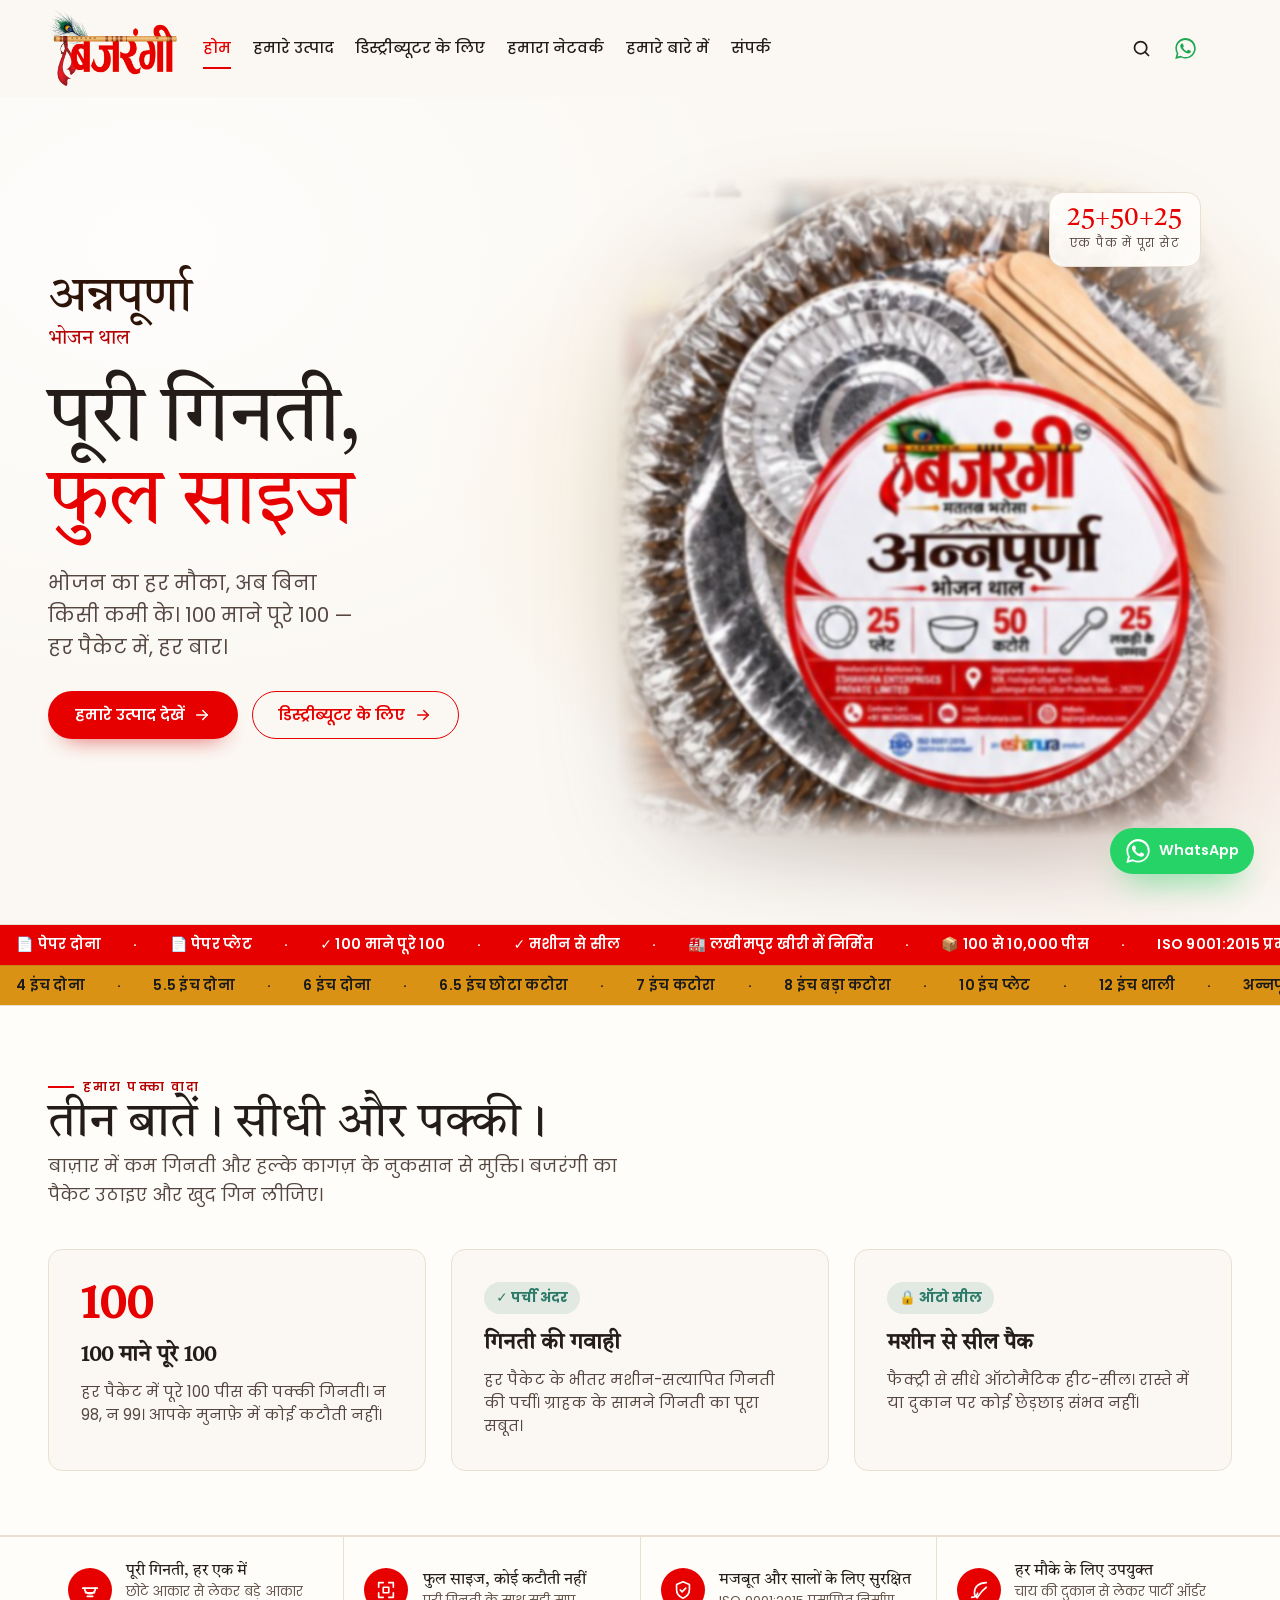
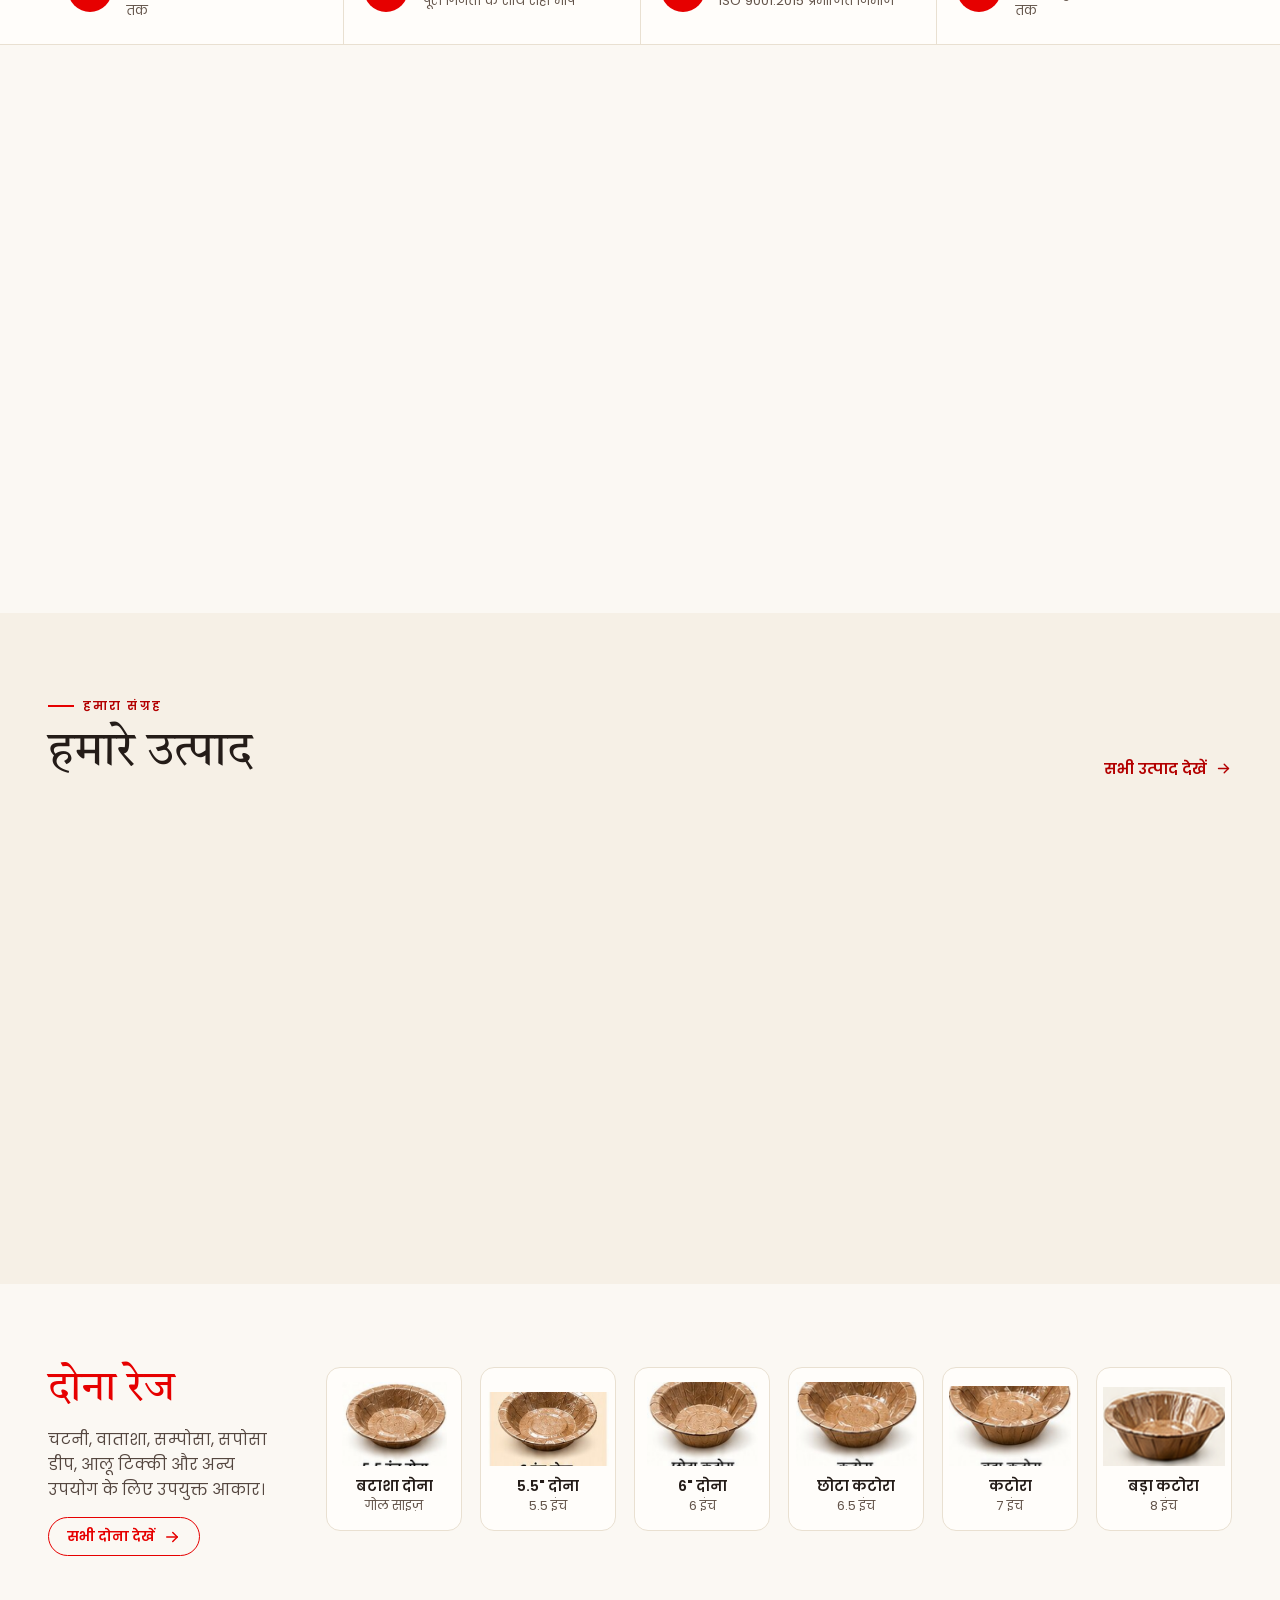
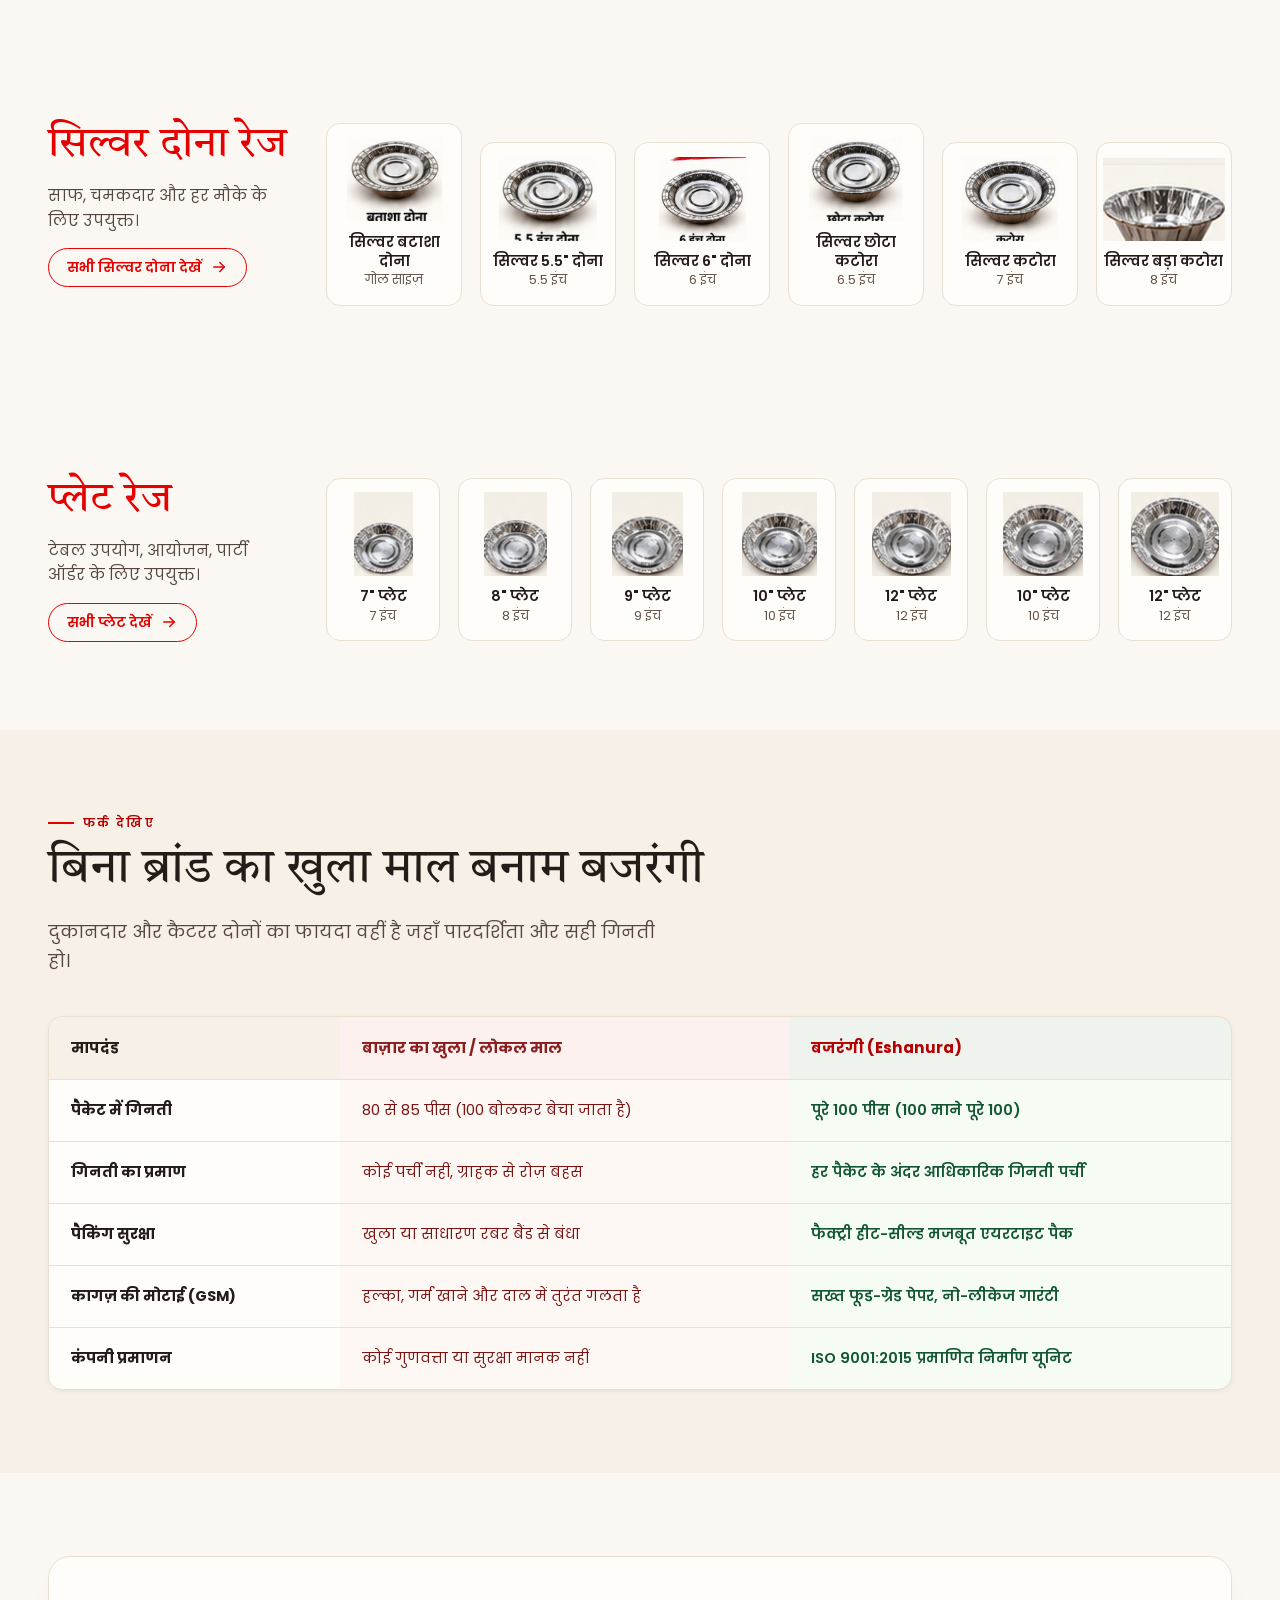
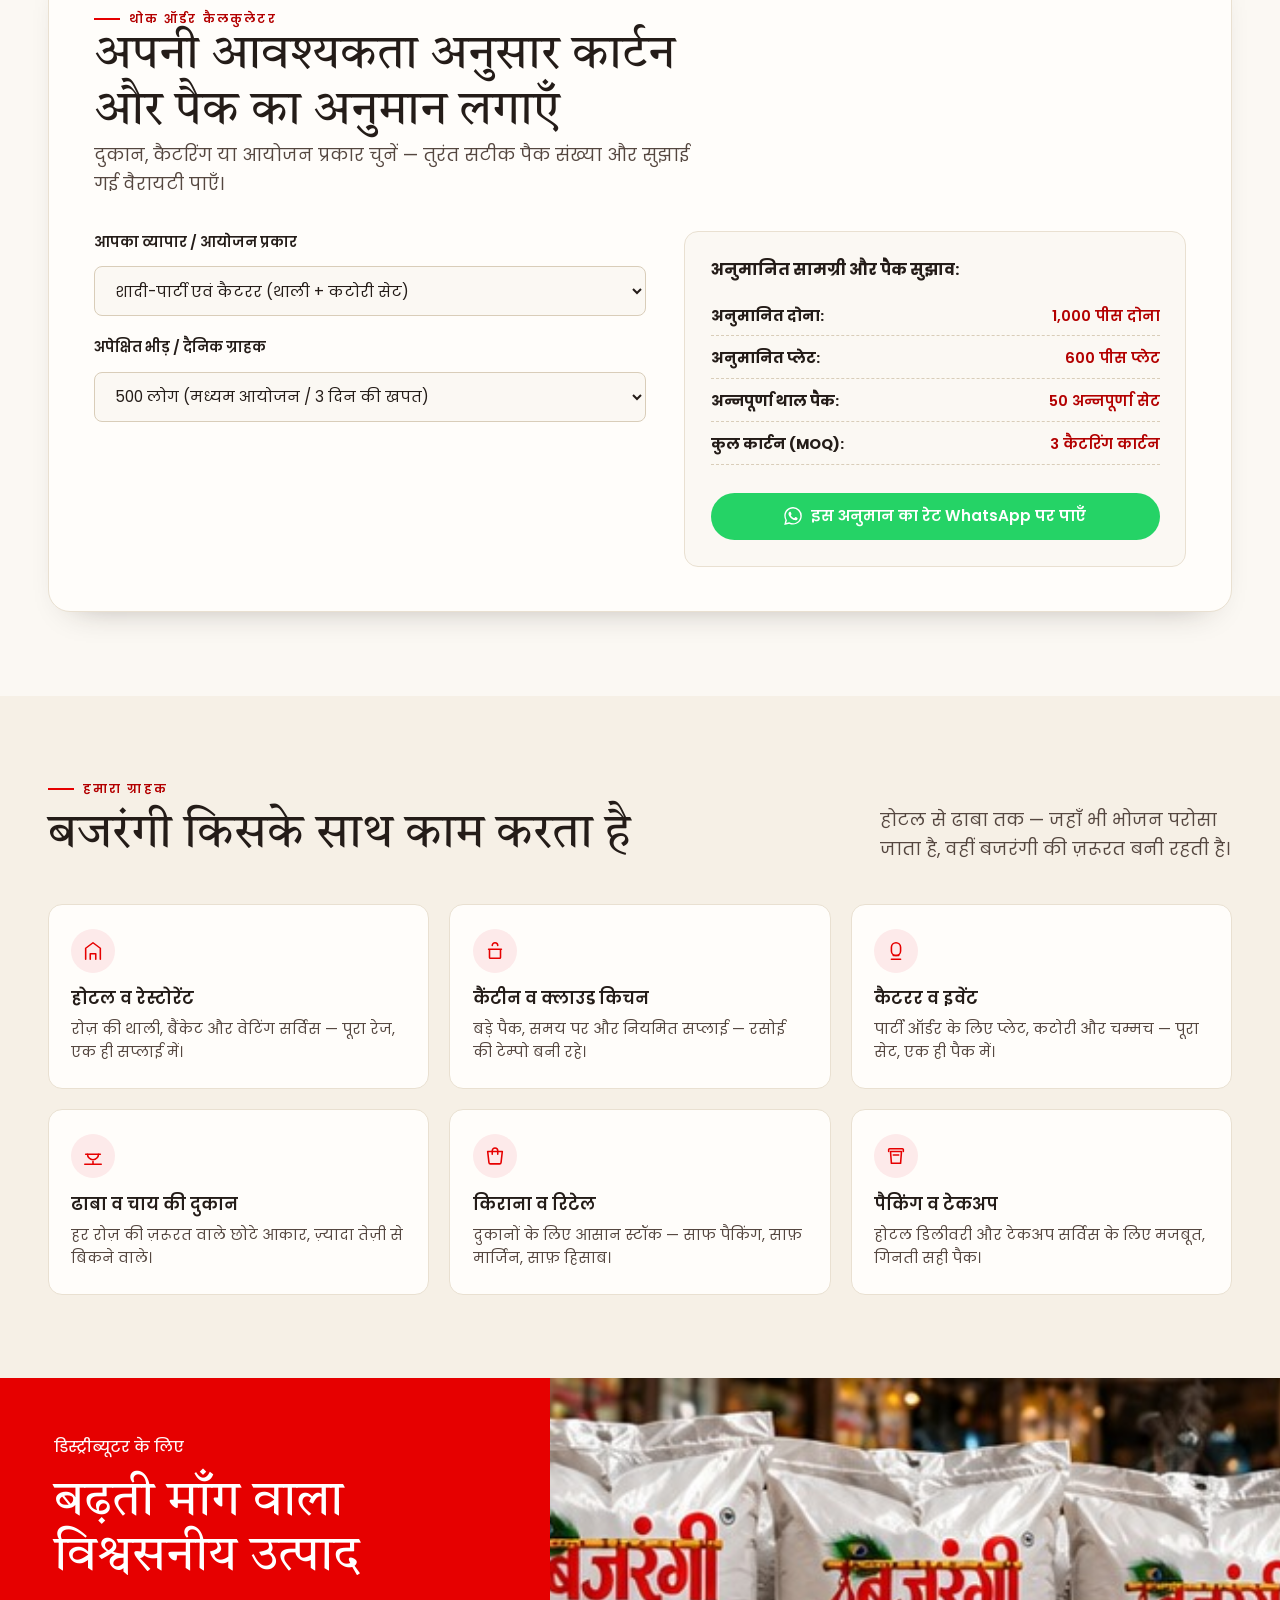
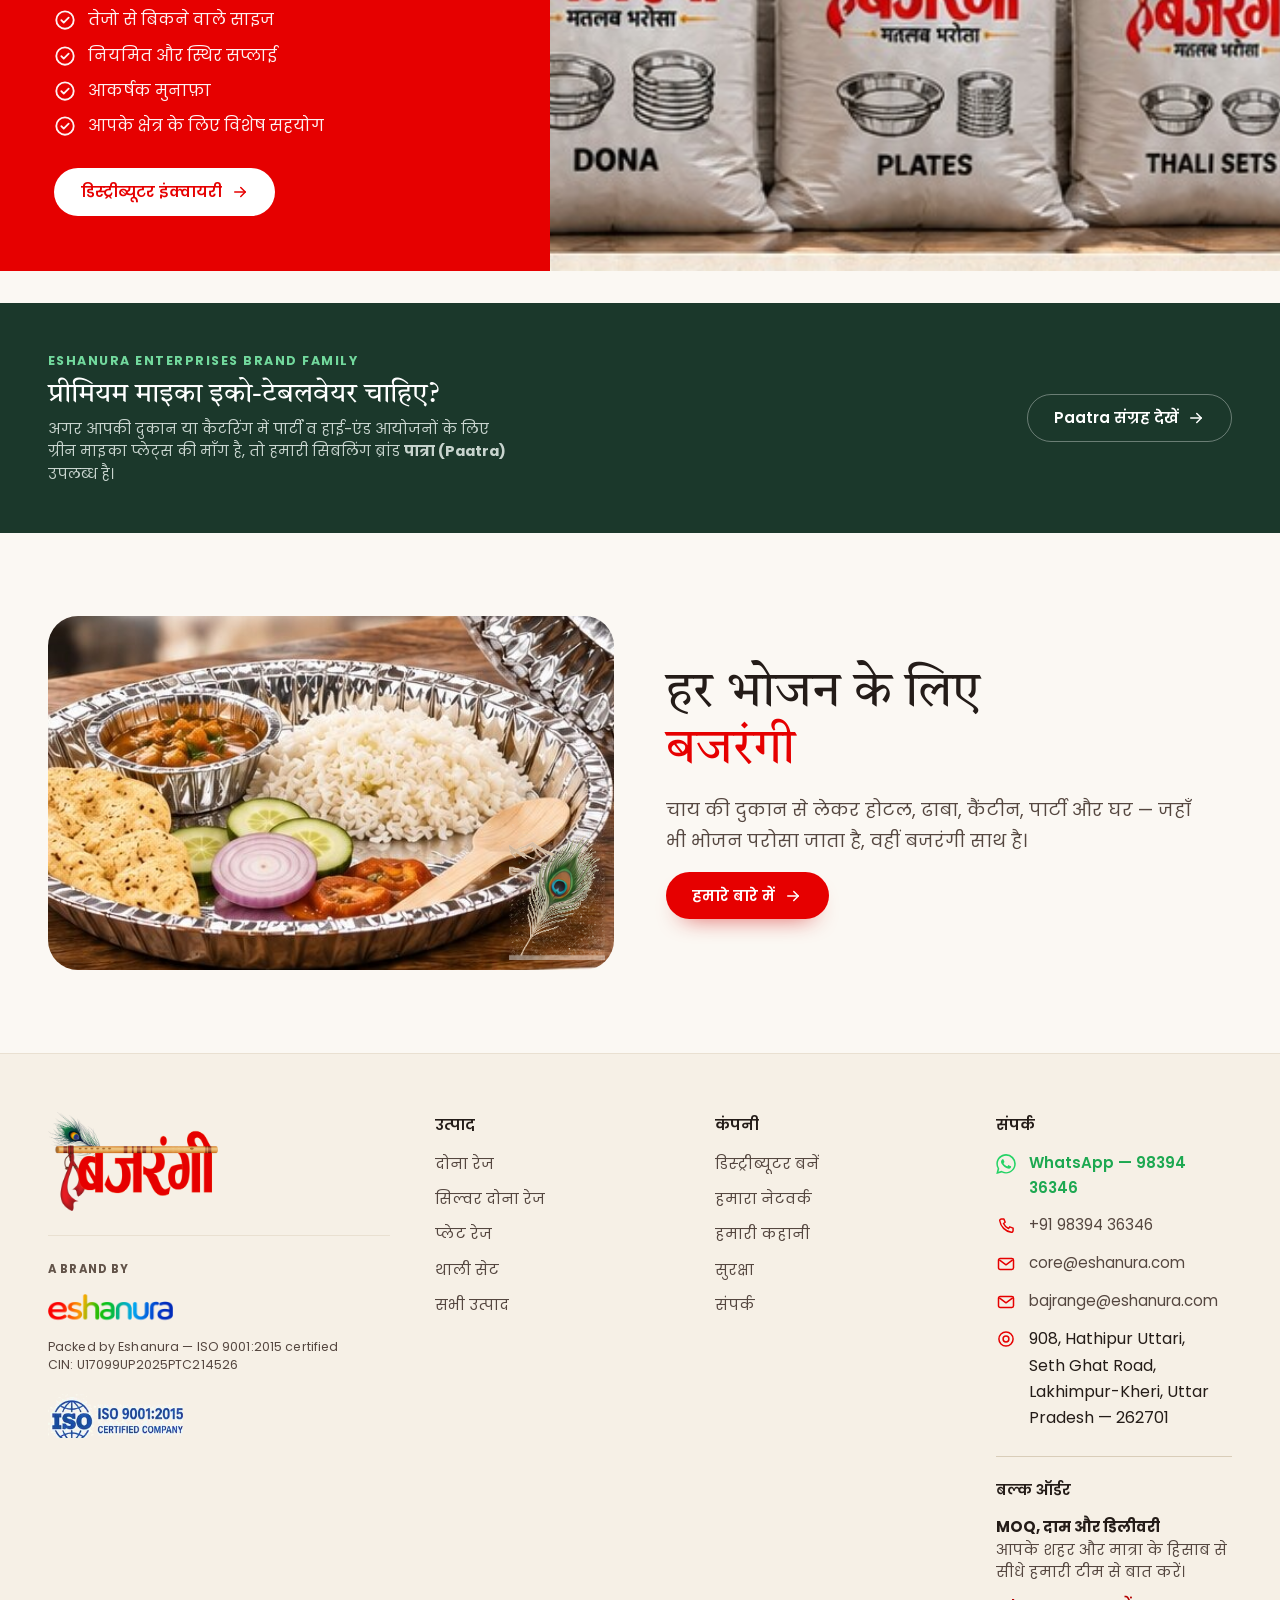
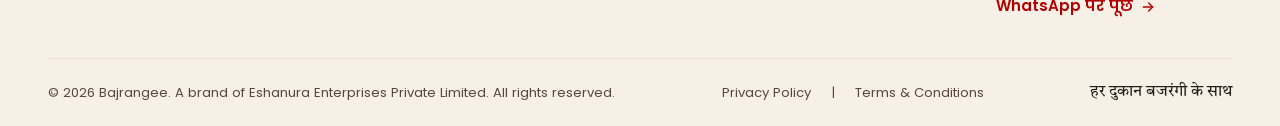
<file: index.html>
<!DOCTYPE html>
<html lang="hi" class="no-js">
<head>
<meta charset="utf-8">
<meta name="viewport" content="width=device-width, initial-scale=1">
<script>document.documentElement.className = "js";</script>
<title>बजरंगी — पूरी गिनती, फुल साइज | अन्नपूर्णा भोजन थाल</title>
<meta name="description" content="बजरंगी — दोना रेज, प्लेट रेज और अन्नपूर्णा भोजन थाल। चाय की दुकान से लेकर होटल, डावा, कैंटीन और पार्टी तक, हर भोजन परोसने की जगह बजरंगी साथ है।">
<meta property="og:title" content="बजरंगी — पूरी गिनती, फुल साइज | अन्नपूर्णा भोजन थाल">
<meta property="og:description" content="बजरंगी — दोना रेज, प्लेट रेज और अन्नपूर्णा भोजन थाल। चाय की दुकान से लेकर होटल, डावा, कैंटीन और पार्टी तक, हर भोजन परोसने की जगह बजरंगी साथ है।">
<meta property="og:type" content="website">
<meta property="og:image" content="assets/img/hero-scene.jpg">
<meta name="theme-color" content="#e60000">
<link rel="preconnect" href="https://fonts.googleapis.com">
<link rel="preconnect" href="https://fonts.gstatic.com" crossorigin>
<link rel="stylesheet" href="assets/css/styles.css">
<link rel="icon" href="assets/img/favicon.png" type="image/png">
<link rel="icon" href="assets/img/favicon-32.png" sizes="32x32" type="image/png">
<link rel="shortcut icon" href="assets/img/favicon.ico">
<link rel="apple-touch-icon" href="assets/img/favicon.png">
</head>
<body>
<a class="skip-link" href="#main">मुख्य सामग्री पर जाएँ</a>

<header class="header" id="site-header">
  <div class="wrap wrap--wide header__inner">
    <a class="brand" href="index.html" aria-label="बजरंगी — होम">
      <img src="assets/img/logo.png" alt="बजरंगी" width="640" height="376">
    </a>

    <nav class="nav" id="primary-nav" aria-label="मुख्य नेविगेशन">
      <a href="index.html" aria-current="page">होम</a>
      <a href="products.html">हमारे उत्पाद</a>
      <a href="distributors.html">डिस्ट्रीब्यूटर के लिए</a>
      <a href="retailers.html">हमारा नेटवर्क</a>
      <a href="about.html">हमारे बारे में</a>
      <a href="contact.html">संपर्क</a>
      <a class="btn btn--primary btn--sm nav__cta" href="distributors.html#enquiry">डिस्ट्रीब्यूटर बनें</a>
    </nav>

    <div class="header__actions">
      <button class="icon-btn" type="button" data-open="search" aria-label="उत्पाद खोजें"><svg viewBox="0 0 24 24" fill="none" stroke="currentColor" stroke-width="2" aria-hidden="true"><circle cx="11" cy="11" r="7"/><path d="m20 20-3.5-3.5" stroke-linecap="round"/></svg></button>
      <a class="icon-btn icon-btn--wa" href="https://wa.me/919839436346?text=नमस्ते%20बजरंगी%20टीम,%20मुझे%20आपके%20उत्पादों%20के%20बारे%20में%20जानकारी%20चाहिए।" target="_blank" rel="noopener" aria-label="WhatsApp पर बात करें"><svg viewBox="0 0 24 24" fill="currentColor" aria-hidden="true"><path d="M17.47 14.38c-.3-.15-1.75-.86-2.02-.96-.27-.1-.47-.15-.67.15-.2.3-.77.96-.94 1.16-.17.2-.35.22-.65.07-.3-.15-1.25-.46-2.38-1.47-.88-.78-1.47-1.75-1.64-2.05-.17-.3-.02-.46.13-.61.13-.13.3-.35.45-.52.15-.17.2-.3.3-.5.1-.2.05-.37-.02-.52-.08-.15-.67-1.6-.92-2.2-.24-.58-.49-.5-.67-.51h-.57c-.2 0-.52.07-.8.37-.27.3-1.04 1.02-1.04 2.48s1.07 2.88 1.22 3.08c.15.2 2.1 3.2 5.08 4.49.71.3 1.26.49 1.69.63.71.22 1.36.19 1.87.12.57-.09 1.75-.72 2-1.41.25-.69.25-1.28.17-1.41-.07-.13-.27-.2-.57-.35M12.05 21.8h-.01a9.8 9.8 0 0 1-5-1.37l-.36-.21-3.72.98.99-3.63-.23-.37a9.79 9.79 0 0 1-1.5-5.23c0-5.41 4.4-9.81 9.82-9.81a9.75 9.75 0 0 1 6.94 2.88 9.74 9.74 0 0 1 2.87 6.94c0 5.41-4.4 9.81-9.81 9.81M20.46 3.5A11.76 11.76 0 0 0 12.05 0C5.6 0 .4 5.2.4 11.65c0 2.05.54 4.05 1.55 5.81L.3 24l6.68-1.75a11.6 11.6 0 0 0 5.06 1.19h.01c6.44 0 11.68-5.2 11.68-11.65A11.6 11.6 0 0 0 20.46 3.5"/></svg></a>
      <button class="nav__toggle" type="button" id="nav-toggle" aria-expanded="false" aria-controls="primary-nav" aria-label="मेन्यू खोलें"><svg viewBox="0 0 24 24" fill="none" stroke="currentColor" stroke-width="2" stroke-linecap="round" aria-hidden="true"><path d="M4 7h16M4 12h16M4 17h16"/></svg></button>
    </div>

    <a class="btn btn--primary header__cta" href="distributors.html#enquiry">
      डिस्ट्रीब्यूटर बनें
      <svg viewBox="0 0 24 24" fill="none" stroke="currentColor" stroke-width="2" stroke-linecap="round" stroke-linejoin="round" aria-hidden="true"><path d="M5 12h14"/><path d="m13 6 6 6-6 6"/></svg>
    </a>
  </div>
</header>

<main id="main">

  <section class="hero">
    <div class="hero__bg" aria-hidden="true"></div>
    <div class="wrap wrap--wide hero__inner">
      <div class="hero__copy">
        <p class="annpoorna annpoorna--hero">अन्नपूर्णा<small>भोजन थाल</small></p>
        <h1 class="hero__title">
          <span>पूरी गिनती,</span>
          <span class="accent">फुल साइज</span>
        </h1>
        <p class="hero__text">भोजन का हर मौका, अब बिना किसी कमी के। 100 माने पूरे 100 — हर पैकेट में, हर बार।</p>
        <div class="hero__actions">
          <a class="btn btn--primary" href="products.html">
            हमारे उत्पाद देखें
            <svg viewBox="0 0 24 24" fill="none" stroke="currentColor" stroke-width="2" stroke-linecap="round" stroke-linejoin="round" aria-hidden="true"><path d="M5 12h14"/><path d="m13 6 6 6-6 6"/></svg>
          </a>
          <a class="btn btn--ghost" href="distributors.html">
            डिस्ट्रीब्यूटर के लिए
            <svg viewBox="0 0 24 24" fill="none" stroke="currentColor" stroke-width="2" stroke-linecap="round" stroke-linejoin="round" aria-hidden="true"><path d="M5 12h14"/><path d="m13 6 6 6-6 6"/></svg>
          </a>
        </div>
      </div>
      <div class="hero__media">
        <img src="assets/img/hero-art.png" alt="बजरंगी अन्नपूर्णा भोजन थाल — 25 प्लेट, 50 कटोरी और 25 लकड़ी के चम्मच" width="535" height="578" fetchpriority="high">
        <div class="hero__badge">
          <strong>25+50+25</strong>
          <span>एक पैक में पूरा सेट</span>
        </div>
      </div>
    </div>
  </section>


  <div class="ticker-wrap" aria-hidden="true">
    <div class="ticker-row ticker-row--red">
      <div class="ticker-inner">
        <span>📄 पेपर दोना</span><span>·</span><span>📄 पेपर प्लेट</span><span>·</span><span>✓ 100 माने पूरे 100</span><span>·</span><span>✓ मशीन से सील</span><span>·</span><span>🏭 लखीमपुर खीरी में निर्मित</span><span>·</span><span>📦 100 से 10,000 पीस</span><span>·</span><span>ISO 9001:2015 प्रमाणित</span><span>·</span><span>बजरंगी · एशानुरा ग्रुप</span><span>·</span>
        <span>📄 पेपर दोना</span><span>·</span><span>📄 पेपर प्लेट</span><span>·</span><span>✓ 100 माने पूरे 100</span><span>·</span><span>✓ मशीन से सील</span><span>·</span><span>🏭 लखीमपुर खीरी में निर्मित</span><span>·</span><span>📦 100 से 10,000 पीस</span><span>·</span><span>ISO 9001:2015 प्रमाणित</span><span>·</span><span>बजरंगी · एशानुरा ग्रुप</span><span>·</span>
      </div>
    </div>
    <div class="ticker-row ticker-row--gold">
      <div class="ticker-inner ticker-inner--rev">
        <span>4 इंच दोना</span><span>·</span><span>5.5 इंच दोना</span><span>·</span><span>6 इंच दोना</span><span>·</span><span>6.5 इंच छोटा कटोरा</span><span>·</span><span>7 इंच कटोरा</span><span>·</span><span>8 इंच बड़ा कटोरा</span><span>·</span><span>10 इंच प्लेट</span><span>·</span><span>12 इंच थाली</span><span>·</span><span>अन्नपूर्णा भोजन थाल</span><span>·</span><span>सीधा · सस्ता · भरोसेमंद</span><span>·</span>
        <span>4 इंच दोना</span><span>·</span><span>5.5 इंच दोना</span><span>·</span><span>6 इंच दोना</span><span>·</span><span>6.5 इंच छोटा कटोरा</span><span>·</span><span>7 इंच कटोरा</span><span>·</span><span>8 इंच बड़ा कटोरा</span><span>·</span><span>10 इंच प्लेट</span><span>·</span><span>12 इंच थाली</span><span>·</span><span>अन्नपूर्णा भोजन थाल</span><span>·</span><span>सीधा · सस्ता · भरोसेमंद</span><span>·</span>
      </div>
    </div>
  </div>


  <section class="proof-band">
    <div class="wrap wrap--wide">
      <div class="proof-band__head">
        <span class="eyebrow">हमारा पक्का वादा</span>
        <h2 class="h2">तीन बातें। सीधी और पक्की।</h2>
        <p class="lede">बाज़ार में कम गिनती और हल्के कागज़ के नुकसान से मुक्ति। बजरंगी का पैकेट उठाइए और खुद गिन लीजिए।</p>
      </div>
      <div class="proof-grid">
        <div class="proof-card">
          <div class="proof-card__num">100</div>
          <h3>100 माने पूरे 100</h3>
          <p>हर पैकेट में पूरे 100 पीस की पक्की गिनती। न 98, न 99। आपके मुनाफ़े में कोई कटौती नहीं।</p>
        </div>
        <div class="proof-card">
          <div class="proof-card__badge">✓ पर्ची अंदर</div>
          <h3>गिनती की गवाही</h3>
          <p>हर पैकेट के भीतर मशीन-सत्यापित गिनती की पर्ची। ग्राहक के सामने गिनती का पूरा सबूत।</p>
        </div>
        <div class="proof-card">
          <div class="proof-card__badge">🔒 ऑटो सील</div>
          <h3>मशीन से सील पैक</h3>
          <p>फैक्ट्री से सीधे ऑटोमैटिक हीट-सील। रास्ते में या दुकान पर कोई छेड़छाड़ संभव नहीं।</p>
        </div>
      </div>
    </div>
  </section>


  <section class="trust" aria-labelledby="benefits-h" id="benefits">
    <div class="wrap wrap--wide">
      <h2 class="sr-only" id="benefits-h">बजरंगी के लाभ</h2>
      <ul class="trust__grid">
        <li class="trust__item">
          <span class="trust__icon" aria-hidden="true">
            <svg viewBox="0 0 24 24" fill="none" stroke="currentColor" stroke-width="1.8" stroke-linecap="round" stroke-linejoin="round"><path d="M4 10h16"/><path d="M6 10a6 6 0 0 0 12 0"/><path d="M7 15h10"/><path d="M9 19h6"/></svg>
          </span>
          <div>
            <h3>पूरी गिनती, हर एक में</h3>
            <p>छोटे आकार से लेकर बड़े आकार तक</p>
          </div>
        </li>
        <li class="trust__item">
          <span class="trust__icon" aria-hidden="true">
            <svg viewBox="0 0 24 24" fill="none" stroke="currentColor" stroke-width="1.8" stroke-linecap="round" stroke-linejoin="round"><path d="M4 9V4h5"/><path d="M20 15v5h-5"/><path d="M20 9V4h-5"/><path d="M4 15v5h5"/><path d="M9 9h6v6H9z"/></svg>
          </span>
          <div>
            <h3>फुल साइज, कोई कटौती नहीं</h3>
            <p>पूरी गिनती के साथ सही माप</p>
          </div>
        </li>
        <li class="trust__item">
          <span class="trust__icon" aria-hidden="true">
            <svg viewBox="0 0 24 24" fill="none" stroke="currentColor" stroke-width="1.8" stroke-linecap="round" stroke-linejoin="round"><path d="M12 3 5 6v5.5c0 4.2 2.9 7.9 7 9.5 4.1-1.6 7-5.3 7-9.5V6z"/><path d="m9 12 2 2 4-4"/></svg>
          </span>
          <div>
            <h3>मजबूत और सालों के लिए सुरक्षित</h3>
            <p>ISO 9001:2015 प्रमाणित निर्माण</p>
          </div>
        </li>
        <li class="trust__item">
          <span class="trust__icon" aria-hidden="true">
            <svg viewBox="0 0 24 24" fill="none" stroke="currentColor" stroke-width="1.8" stroke-linecap="round" stroke-linejoin="round"><path d="M20 4c-8 0-13 4.5-13 11 0 2.6 1.2 4.4 3 5.5C13 16 15 12.5 20 9"/><path d="M4 20c3.5 0 6-1.8 6.5-4.5"/></svg>
          </span>
          <div>
            <h3>हर मौके के लिए उपयुक्त</h3>
            <p>चाय की दुकान से लेकर पार्टी ऑर्डर तक</p>
          </div>
        </li>
      </ul>
    </div>
  </section>


  <section class="section">
    <div class="wrap wrap--wide">
      <div class="pack reveal">
        <div class="pack__media">
          <img src="assets/img/pack-sticker.png" alt="बजरंगी अन्नपूर्णा भोजन थाल पैक का लेबल" width="340" height="374" loading="lazy">
        </div>
        <div class="pack__copy">
          <h2 class="annpoorna">अन्नपूर्णा<small>भोजन थाल</small></h2>
          <p class="lede">एक ही पैक में वही सब कुछ जो एक थाली सजाने के लिए चाहिए — प्लेट, कटोरी और चम्मच, सब एक साथ।</p>
          <ul class="pack__stats">
            <li class="pack__stat"><strong>25</strong><span>प्लेट</span></li>
            <li class="pack__stat"><strong>50</strong><span>कटोरी</span></li>
            <li class="pack__stat"><strong>25</strong><span>लकड़ी के चम्मच</span></li>
          </ul>
        </div>
      </div>
    </div>
  </section>

  <section class="section section--cream" id="products">
    <div class="wrap wrap--wide">
      <div class="section-head">
        <div class="section-head__text">
          <span class="eyebrow">हमारा संग्रह</span>
          <h2 class="h2">हमारे उत्पाद</h2>
        </div>
        <a class="link-arrow" href="products.html">
          सभी उत्पाद देखें
          <svg viewBox="0 0 24 24" fill="none" stroke="currentColor" stroke-width="2" stroke-linecap="round" stroke-linejoin="round" aria-hidden="true"><path d="M5 12h14"/><path d="m13 6 6 6-6 6"/></svg>
        </a>
      </div>
      <div class="cards">
        <a class="card reveal" href="range-dona.html">
          <img class="card__img" src="assets/img/cat-dona.jpg" alt="कागज़ के दोना रेज की स्टैक" width="239" height="247">
          <span class="card__scrim" aria-hidden="true"></span>
          <span class="card__body">
            <span>
              <h3>दोना रेज</h3>
              <p>छोटे नये से लेकर हर काम के लिए सही।</p>
            </span>
            <span class="card__go" aria-hidden="true"><svg viewBox="0 0 24 24" fill="none" stroke="currentColor" stroke-width="2" stroke-linecap="round" stroke-linejoin="round" aria-hidden="true"><path d="M5 12h14"/><path d="m13 6 6 6-6 6"/></svg></span>
          </span>
        </a>
        <a class="card reveal" href="range-plates.html">
          <img class="card__img" src="assets/img/cat-plate.jpg" alt="स्टील के प्लेट रेज की स्टैक" width="256" height="247">
          <span class="card__scrim" aria-hidden="true"></span>
          <span class="card__body">
            <span>
              <h3>प्लेट रेज</h3>
              <p>हर थाली के लिए मजबूत और सुविधाजनक।</p>
            </span>
            <span class="card__go" aria-hidden="true"><svg viewBox="0 0 24 24" fill="none" stroke="currentColor" stroke-width="2" stroke-linecap="round" stroke-linejoin="round" aria-hidden="true"><path d="M5 12h14"/><path d="m13 6 6 6-6 6"/></svg></span>
          </span>
        </a>
        <a class="card reveal" href="range-thali.html">
          <img class="card__img" src="assets/img/cat-thali.jpg" alt="बजरंगी थाली सेट पैक" width="248" height="247">
          <span class="card__scrim" aria-hidden="true"></span>
          <span class="card__body">
            <span>
              <h3>थाली सेट</h3>
              <p>एक पैक में पूरा सेट!</p>
            </span>
            <span class="card__go" aria-hidden="true"><svg viewBox="0 0 24 24" fill="none" stroke="currentColor" stroke-width="2" stroke-linecap="round" stroke-linejoin="round" aria-hidden="true"><path d="M5 12h14"/><path d="m13 6 6 6-6 6"/></svg></span>
          </span>
        </a>
      </div>
    </div>
  </section>

  <section class="section" id="dona" aria-labelledby="dona-h">
    <div class="wrap wrap--wide">
      <div class="row">
        <div class="row__intro">
          <h2 id="dona-h">दोना रेज</h2>
          <p>चटनी, वाताशा, सम्पोसा, सपोसा डीप, आलू टिक्की और अन्य उपयोग के लिए उपयुक्त आकार।</p>
          <a class="btn btn--ghost btn--sm" href="range-dona.html">
            सभी दोना देखें
            <svg viewBox="0 0 24 24" fill="none" stroke="currentColor" stroke-width="2" stroke-linecap="round" stroke-linejoin="round" aria-hidden="true"><path d="M5 12h14"/><path d="m13 6 6 6-6 6"/></svg>
          </a>
        </div>
        <ul class="row__rail">
      <li class="tile" data-kind="dona" data-id="dona-batasha">
        <span class="tile__shot"><img src="assets/img/dona-batasha.png" alt="बटाशा दोना — गोल साइज़" width="75" height="64" loading="lazy"></span>
        <span class="tile__name">बटाशा दोना<span>गोल साइज़</span></span>
      </li>
      <li class="tile" data-kind="dona" data-id="dona-5-5">
        <span class="tile__shot"><img src="assets/img/dona-5-5.png" alt="5.5" दोना — 5.5 इंच" width="80" height="64" loading="lazy"></span>
        <span class="tile__name">5.5" दोना<span>5.5 इंच</span></span>
      </li>
      <li class="tile" data-kind="dona" data-id="dona-6">
        <span class="tile__shot"><img src="assets/img/dona-6.png" alt="6" दोना — 6 इंच" width="85" height="64" loading="lazy"></span>
        <span class="tile__name">6" दोना<span>6 इंच</span></span>
      </li>
      <li class="tile" data-kind="dona" data-id="dona-6-5">
        <span class="tile__shot"><img src="assets/img/dona-6-5.png" alt="छोटा कटोरा — 6.5 इंच" width="92" height="64" loading="lazy"></span>
        <span class="tile__name">छोटा कटोरा<span>6.5 इंच</span></span>
      </li>
      <li class="tile" data-kind="dona" data-id="dona-7">
        <span class="tile__shot"><img src="assets/img/dona-7.png" alt="कटोरा — 7 इंच" width="93" height="64" loading="lazy"></span>
        <span class="tile__name">कटोरा<span>7 इंच</span></span>
      </li>
      <li class="tile" data-kind="dona" data-id="dona-8">
        <span class="tile__shot"><img src="assets/img/dona-8.png" alt="बड़ा कटोरा — 8 इंच" width="98" height="64" loading="lazy"></span>
        <span class="tile__name">बड़ा कटोरा<span>8 इंच</span></span>
      </li>
        </ul>
      </div>
    </div>
  </section>


  <section class="section" id="silver" aria-labelledby="silver-h">
    <div class="wrap wrap--wide">
      <div class="row">
        <div class="row__intro">
          <h2 id="silver-h">सिल्वर दोना रेज</h2>
          <p>साफ, चमकदार और हर मौके के लिए उपयुक्त।</p>
          <a class="btn btn--ghost btn--sm" href="range-dona.html">
            सभी सिल्वर दोना देखें
            <svg viewBox="0 0 24 24" fill="none" stroke="currentColor" stroke-width="2" stroke-linecap="round" stroke-linejoin="round" aria-hidden="true"><path d="M5 12h14"/><path d="m13 6 6 6-6 6"/></svg>
          </a>
        </div>
        <ul class="row__rail">
      <li class="tile" data-kind="silver" data-id="silver-batasha">
        <span class="tile__shot"><img src="assets/img/silver-batasha.png" alt="सिल्वर बटाशा दोना — गोल साइज़" width="76" height="69" loading="lazy"></span>
        <span class="tile__name">सिल्वर बटाशा दोना<span>गोल साइज़</span></span>
      </li>
      <li class="tile" data-kind="silver" data-id="silver-5-5">
        <span class="tile__shot"><img src="assets/img/silver-5-5.png" alt="सिल्वर 5.5" दोना — 5.5 इंच" width="79" height="69" loading="lazy"></span>
        <span class="tile__name">सिल्वर 5.5" दोना<span>5.5 इंच</span></span>
      </li>
      <li class="tile" data-kind="silver" data-id="silver-6">
        <span class="tile__shot"><img src="assets/img/silver-6.png" alt="सिल्वर 6" दोना — 6 इंच" width="84" height="69" loading="lazy"></span>
        <span class="tile__name">सिल्वर 6" दोना<span>6 इंच</span></span>
      </li>
      <li class="tile" data-kind="silver" data-id="silver-6-5">
        <span class="tile__shot"><img src="assets/img/silver-6-5.png" alt="सिल्वर छोटा कटोरा — 6.5 इंच" width="90" height="69" loading="lazy"></span>
        <span class="tile__name">सिल्वर छोटा कटोरा<span>6.5 इंच</span></span>
      </li>
      <li class="tile" data-kind="silver" data-id="silver-7">
        <span class="tile__shot"><img src="assets/img/silver-7.png" alt="सिल्वर कटोरा — 7 इंच" width="95" height="69" loading="lazy"></span>
        <span class="tile__name">सिल्वर कटोरा<span>7 इंच</span></span>
      </li>
      <li class="tile" data-kind="silver" data-id="silver-8">
        <span class="tile__shot"><img src="assets/img/silver-8.png" alt="सिल्वर बड़ा कटोरा — 8 इंच" width="101" height="69" loading="lazy"></span>
        <span class="tile__name">सिल्वर बड़ा कटोरा<span>8 इंच</span></span>
      </li>
        </ul>
      </div>
    </div>
  </section>


  <section class="section" id="plates" aria-labelledby="plates-h">
    <div class="wrap wrap--wide">
      <div class="row">
        <div class="row__intro">
          <h2 id="plates-h">प्लेट रेज</h2>
          <p>टेबल उपयोग, आयोजन, पार्टी ऑर्डर के लिए उपयुक्त।</p>
          <a class="btn btn--ghost btn--sm" href="range-plates.html">
            सभी प्लेट देखें
            <svg viewBox="0 0 24 24" fill="none" stroke="currentColor" stroke-width="2" stroke-linecap="round" stroke-linejoin="round" aria-hidden="true"><path d="M5 12h14"/><path d="m13 6 6 6-6 6"/></svg>
          </a>
        </div>
        <ul class="row__rail">
      <li class="tile" data-kind="plate" data-id="plate-5">
        <span class="tile__shot"><img src="assets/img/plate-5.png" alt="7" प्लेट — 7 इंच" width="61" height="86" loading="lazy"></span>
        <span class="tile__name">7" प्लेट<span>7 इंच</span></span>
      </li>
      <li class="tile" data-kind="plate" data-id="plate-6">
        <span class="tile__shot"><img src="assets/img/plate-6.png" alt="8" प्लेट — 8 इंच" width="65" height="86" loading="lazy"></span>
        <span class="tile__name">8" प्लेट<span>8 इंच</span></span>
      </li>
      <li class="tile" data-kind="plate" data-id="plate-7">
        <span class="tile__shot"><img src="assets/img/plate-7.png" alt="9" प्लेट — 9 इंच" width="73" height="86" loading="lazy"></span>
        <span class="tile__name">9" प्लेट<span>9 इंच</span></span>
      </li>
      <li class="tile" data-kind="plate" data-id="plate-8">
        <span class="tile__shot"><img src="assets/img/plate-8.png" alt="10" प्लेट — 10 इंच" width="77" height="86" loading="lazy"></span>
        <span class="tile__name">10" प्लेट<span>10 इंच</span></span>
      </li>
      <li class="tile" data-kind="plate" data-id="plate-9">
        <span class="tile__shot"><img src="assets/img/plate-9.png" alt="12" प्लेट — 12 इंच" width="81" height="86" loading="lazy"></span>
        <span class="tile__name">12" प्लेट<span>12 इंच</span></span>
      </li>
      <li class="tile" data-kind="plate" data-id="plate-10">
        <span class="tile__shot"><img src="assets/img/plate-10.png" alt="10" प्लेट — 10 इंच" width="81" height="86" loading="lazy"></span>
        <span class="tile__name">10" प्लेट<span>10 इंच</span></span>
      </li>
      <li class="tile" data-kind="plate" data-id="plate-12">
        <span class="tile__shot"><img src="assets/img/plate-12.png" alt="12" प्लेट — 12 इंच" width="91" height="86" loading="lazy"></span>
        <span class="tile__name">12" प्लेट<span>12 इंच</span></span>
      </li>
        </ul>
      </div>
    </div>
  </section>


  <section class="section section--cream" id="compare">
    <div class="wrap wrap--wide">
      <div class="section-head">
        <div class="section-head__text">
          <span class="eyebrow">फर्क देखिए</span>
          <h2 class="h2">बिना ब्रांड का खुला माल बनाम बजरंगी</h2>
        </div>
        <p class="lede">दुकानदार और कैटरर दोनों का फायदा वहीं है जहाँ पारदर्शिता और सही गिनती हो।</p>
      </div>
      <div class="compare-table-wrap">
        <table class="compare-table">
          <thead>
            <tr>
              <th scope="col">मापदंड</th>
              <th scope="col" class="compare-col--market">बाज़ार का खुला / लोकल माल</th>
              <th scope="col" class="compare-col--bjr">बजरंगी (Eshanura)</th>
            </tr>
          </thead>
          <tbody>
            <tr>
              <td><strong>पैकेट में गिनती</strong></td>
              <td class="compare-bad">80 से 85 पीस (100 बोलकर बेचा जाता है)</td>
              <td class="compare-good">पूरे 100 पीस (100 माने पूरे 100)</td>
            </tr>
            <tr>
              <td><strong>गिनती का प्रमाण</strong></td>
              <td class="compare-bad">कोई पर्ची नहीं, ग्राहक से रोज़ बहस</td>
              <td class="compare-good">हर पैकेट के अंदर आधिकारिक गिनती पर्ची</td>
            </tr>
            <tr>
              <td><strong>पैकिंग सुरक्षा</strong></td>
              <td class="compare-bad">खुला या साधारण रबर बैंड से बंधा</td>
              <td class="compare-good">फैक्ट्री हीट-सील्ड मजबूत एयरटाइट पैक</td>
            </tr>
            <tr>
              <td><strong>कागज़ की मोटाई (GSM)</strong></td>
              <td class="compare-bad">हल्का, गर्म खाने और दाल में तुरंत गलता है</td>
              <td class="compare-good">सख्त फूड-ग्रेड पेपर, नो-लीकेज गारंटी</td>
            </tr>
            <tr>
              <td><strong>कंपनी प्रमाणन</strong></td>
              <td class="compare-bad">कोई गुणवत्ता या सुरक्षा मानक नहीं</td>
              <td class="compare-good">ISO 9001:2015 प्रमाणित निर्माण यूनिट</td>
            </tr>
          </tbody>
        </table>
      </div>
    </div>
  </section>


  <section class="section" id="estimator">
    <div class="wrap wrap--wide">
      <div class="estimator">
        <div class="estimator__head">
          <span class="eyebrow">थोक ऑर्डर कैलकुलेटर</span>
          <h2 class="h2">अपनी आवश्यकता अनुसार कार्टन और पैक का अनुमान लगाएँ</h2>
          <p class="lede">दुकान, कैटरिंग या आयोजन प्रकार चुनें — तुरंत सटीक पैक संख्या और सुझाई गई वैरायटी पाएँ।</p>
        </div>
        <div class="estimator__grid">
          <div class="estimator__controls">
            <div class="field">
              <label for="est-biz">आपका व्यापार / आयोजन प्रकार</label>
              <select id="est-biz">
                <option value="kirana">किराना एवं जनरल स्टोर (रीसेल पैक मिक्स)</option>
                <option value="caterer" selected>शादी-पार्टी एवं कैटरर (थाली + कटोरी सेट)</option>
                <option value="dhaba">ढाबा एवं रेस्टोरेंट (दाल-सब्जी दोना + प्लेट)</option>
                <option value="tea">चाय एवं चाट-नाश्ता दुकान (बटाशा + 6 इंच दोना)</option>
              </select>
            </div>
            <div class="field">
              <label for="est-scale">अपेक्षित भीड़ / दैनिक ग्राहक</label>
              <select id="est-scale">
                <option value="200">200 लोग (छोटा आयोजन / 1 दिन की खपत)</option>
                <option value="500" selected>500 लोग (मध्यम आयोजन / 3 दिन की खपत)</option>
                <option value="1000">1,000 लोग (बड़ा आयोजन / 1 सप्ताह की दुकान सप्लाई)</option>
                <option value="2500">2,500+ लोग (विशाल आयोजन / थोक डिस्ट्रीब्यूटर लॉट)</option>
              </select>
            </div>
          </div>
          <div class="estimator__result">
            <h3 class="estimator__res-title">अनुमानित सामग्री और पैक सुझाव:</h3>
            <ul class="estimator__list" id="est-output">
              <li><strong>अनुमानित दोना:</strong> <span>1,000 पीस दोना</span></li>
              <li><strong>अनुमानित प्लेट:</strong> <span>600 पीस प्लेट</span></li>
              <li><strong>अन्नपूर्णा थाल पैक:</strong> <span>50 अन्नपूर्णा सेट</span></li>
              <li><strong>कुल कार्टन (MOQ):</strong> <span>3 कैटरिंग कार्टन</span></li>
            </ul>
            <a class="btn btn--wa btn--lg estimator__wa" id="est-wa-btn" href="https://wa.me/919839436346?text=नमस्ते%20बजरंगी%20टीम,%20मुझे%20आपके%20उत्पादों%20के%20बारे%20में%20जानकारी%20चाहिए।" target="_blank" rel="noopener noreferrer">
              <svg viewBox="0 0 24 24" fill="currentColor" aria-hidden="true"><path d="M17.47 14.38c-.3-.15-1.75-.86-2.02-.96-.27-.1-.47-.15-.67.15-.2.3-.77.96-.94 1.16-.17.2-.35.22-.65.07-.3-.15-1.25-.46-2.38-1.47-.88-.78-1.47-1.75-1.64-2.05-.17-.3-.02-.46.13-.61.13-.13.3-.35.45-.52.15-.17.2-.3.3-.5.1-.2.05-.37-.02-.52-.08-.15-.67-1.6-.92-2.2-.24-.58-.49-.5-.67-.51h-.57c-.2 0-.52.07-.8.37-.27.3-1.04 1.02-1.04 2.48s1.07 2.88 1.22 3.08c.15.2 2.1 3.2 5.08 4.49.71.3 1.26.49 1.69.63.71.22 1.36.19 1.87.12.57-.09 1.75-.72 2-1.41.25-.69.25-1.28.17-1.41-.07-.13-.27-.2-.57-.35M12.05 21.8h-.01a9.8 9.8 0 0 1-5-1.37l-.36-.21-3.72.98.99-3.63-.23-.37a9.79 9.79 0 0 1-1.5-5.23c0-5.41 4.4-9.81 9.82-9.81a9.75 9.75 0 0 1 6.94 2.88 9.74 9.74 0 0 1 2.87 6.94c0 5.41-4.4 9.81-9.81 9.81M20.46 3.5A11.76 11.76 0 0 0 12.05 0C5.6 0 .4 5.2.4 11.65c0 2.05.54 4.05 1.55 5.81L.3 24l6.68-1.75a11.6 11.6 0 0 0 5.06 1.19h.01c6.44 0 11.68-5.2 11.68-11.65A11.6 11.6 0 0 0 20.46 3.5"/></svg> इस अनुमान का रेट WhatsApp पर पाएँ
            </a>
          </div>
        </div>
      </div>
    </div>
  </section>

  <section class="section section--cream" id="sectors">
    <div class="wrap wrap--wide">
      <div class="section-head">
        <div class="section-head__text">
          <span class="eyebrow">हमारा ग्राहक</span>
          <h2 class="h2">बजरंगी किसके साथ काम करता है</h2>
        </div>
        <p class="lede" style="max-width:32ch">होटल से ढाबा तक — जहाँ भी भोजन परोसा जाता है, वहीं बजरंगी की ज़रूरत बनी रहती है।</p>
      </div>
      <ul class="sectors">
        <li class="sector">
          <span class="sector__icon" aria-hidden="true">
            <svg viewBox="0 0 24 24" fill="none" stroke="currentColor" stroke-width="1.7" stroke-linecap="round" stroke-linejoin="round"><path d="M4 21V9l8-6 8 6v12"/><path d="M9 21v-6h6v6"/></svg>
          </span>
          <h3>होटल व रेस्टोरेंट</h3>
          <p>रोज़ की थाली, बैंकेट और वेटिंग सर्विस — पूरा रेज, एक ही सप्लाई में।</p>
        </li>
        <li class="sector">
          <span class="sector__icon" aria-hidden="true">
            <svg viewBox="0 0 24 24" fill="none" stroke="currentColor" stroke-width="1.7" stroke-linecap="round" stroke-linejoin="round"><path d="M5 10h14M6 10v9a1 1 0 0 0 1 1h10a1 1 0 0 0 1-1v-9"/><path d="M9 6a3 3 0 0 1 6 0"/></svg>
          </span>
          <h3>कैंटीन व क्लाउड किचन</h3>
          <p>बड़े पैक, समय पर और नियमित सप्लाई — रसोई की टेम्पो बनी रहे।</p>
        </li>
        <li class="sector">
          <span class="sector__icon" aria-hidden="true">
            <svg viewBox="0 0 24 24" fill="none" stroke="currentColor" stroke-width="1.7" stroke-linecap="round" stroke-linejoin="round"><path d="M12 3a5 5 0 0 1 5 5v4a5 5 0 0 1-10 0V8a5 5 0 0 1 5-5Z"/><path d="M7 21h10M9 17h6"/></svg>
          </span>
          <h3>कैटरर व इवेंट</h3>
          <p>पार्टी ऑर्डर के लिए प्लेट, कटोरी और चम्मच — पूरा सेट, एक ही पैक में।</p>
        </li>
        <li class="sector">
          <span class="sector__icon" aria-hidden="true">
            <svg viewBox="0 0 24 24" fill="none" stroke="currentColor" stroke-width="1.7" stroke-linecap="round" stroke-linejoin="round"><path d="M4 10h16"/><path d="M6 10a6 6 0 0 0 12 0"/><path d="M3 21h18"/><path d="M12 21v-3"/></svg>
          </span>
          <h3>ढाबा व चाय की दुकान</h3>
          <p>हर रोज़ की ज़रूरत वाले छोटे आकार, ज़्यादा तेज़ी से बिकने वाले।</p>
        </li>
        <li class="sector">
          <span class="sector__icon" aria-hidden="true">
            <svg viewBox="0 0 24 24" fill="none" stroke="currentColor" stroke-width="1.7" stroke-linecap="round" stroke-linejoin="round"><path d="M4 7h16l-1.4 12.2a1.6 1.6 0 0 1-1.6 1.4H7a1.6 1.6 0 0 1-1.6-1.4Z"/><path d="M9 10V6.2a3 3 0 0 1 6 0V10"/></svg>
          </span>
          <h3>किराना व रिटेल</h3>
          <p>दुकानों के लिए आसान स्टॉक — साफ पैकिंग, साफ़ मार्जिन, साफ़ हिसाब।</p>
        </li>
        <li class="sector">
          <span class="sector__icon" aria-hidden="true">
            <svg viewBox="0 0 24 24" fill="none" stroke="currentColor" stroke-width="1.7" stroke-linecap="round" stroke-linejoin="round"><path d="M4 7V5a1 1 0 0 1 1-1h14a1 1 0 0 1 1 1v2"/><path d="M6 7h12l-1 13H7z"/><path d="M9 11h6"/></svg>
          </span>
          <h3>पैकिंग व टेकअप</h3>
          <p>होटल डिलीवरी और टेकअप सर्विस के लिए मजबूत, गिनती सही पैक।</p>
        </li>
      </ul>
    </div>
  </section>
  <section class="b2b" id="distributor">
    <div class="b2b__copy">
      <span class="b2b__kicker">डिस्ट्रीब्यूटर के लिए</span>
      <h2>बढ़ती माँग वाला<br>विश्वसनीय उत्पाद</h2>
      <ul class="b2b__list">
        <li><svg viewBox="0 0 24 24" fill="none" stroke="currentColor" stroke-width="2" stroke-linecap="round" stroke-linejoin="round" aria-hidden="true"><circle cx="12" cy="12" r="9.5"/><path d="m8 12.2 2.6 2.6L16 9.4"/></svg>तेजो से बिकने वाले साइज</li>
        <li><svg viewBox="0 0 24 24" fill="none" stroke="currentColor" stroke-width="2" stroke-linecap="round" stroke-linejoin="round" aria-hidden="true"><circle cx="12" cy="12" r="9.5"/><path d="m8 12.2 2.6 2.6L16 9.4"/></svg>नियमित और स्थिर सप्लाई</li>
        <li><svg viewBox="0 0 24 24" fill="none" stroke="currentColor" stroke-width="2" stroke-linecap="round" stroke-linejoin="round" aria-hidden="true"><circle cx="12" cy="12" r="9.5"/><path d="m8 12.2 2.6 2.6L16 9.4"/></svg>आकर्षक मुनाफ़ा</li>
        <li><svg viewBox="0 0 24 24" fill="none" stroke="currentColor" stroke-width="2" stroke-linecap="round" stroke-linejoin="round" aria-hidden="true"><circle cx="12" cy="12" r="9.5"/><path d="m8 12.2 2.6 2.6L16 9.4"/></svg>आपके क्षेत्र के लिए विशेष सहयोग</li>
      </ul>
      <a class="btn" href="distributors.html#enquiry">
        डिस्ट्रीब्यूटर इंक्वायरी
        <svg viewBox="0 0 24 24" fill="none" stroke="currentColor" stroke-width="2" stroke-linecap="round" stroke-linejoin="round" aria-hidden="true"><path d="M5 12h14"/><path d="m13 6 6 6-6 6"/></svg>
      </a>
    </div>
    <div class="b2b__media">
      <img src="assets/img/bags.jpg" alt="बजरंगी के दोना, प्लेट और थाली सेट के पैक" width="504" height="252" loading="lazy">
    </div>
  </section>

  <section class="sibling-band">
    <div class="wrap wrap--wide sibling-band__inner">
      <div>
        <span class="sibling-band__kicker">Eshanura Enterprises Brand Family</span>
        <h3>प्रीमियम माइका इको-टेबलवेयर चाहिए?</h3>
        <p>अगर आपकी दुकान या कैटरिंग में पार्टी व हाई-एंड आयोजनों के लिए ग्रीन माइका प्लेट्स की माँग है, तो हमारी सिबलिंग ब्रांड <strong>पात्रा (Paatra)</strong> उपलब्ध है।</p>
      </div>
      <a class="btn btn--ghost" href="https://paatra.eshanura.com" target="_blank" rel="noopener noreferrer">
        Paatra संग्रह देखें <svg viewBox="0 0 24 24" fill="none" stroke="currentColor" stroke-width="2" stroke-linecap="round" stroke-linejoin="round" aria-hidden="true"><path d="M5 12h14"/><path d="m13 6 6 6-6 6"/></svg>
      </a>
    </div>
  </section>

  <section class="section">
    <div class="wrap wrap--wide about">
      <div class="about__media">
        <img class="about__photo" src="assets/img/food-plate.jpg" alt="बजरंगी की थाली में सजा भोजन" width="520" height="335" loading="lazy">
        <img class="about__peacock" src="assets/img/peacock.png" alt="" aria-hidden="true" width="128" height="186" loading="lazy">
      </div>
      <div class="about__copy">
        <h2>हर भोजन के लिए <span>बजरंगी</span></h2>
        <p>चाय की दुकान से लेकर होटल, ढाबा, कैंटीन, पार्टी और घर — जहाँ भी भोजन परोसा जाता है, वहीं बजरंगी साथ है।</p>
        <a class="btn btn--primary" href="about.html">
          हमारे बारे में
          <svg viewBox="0 0 24 24" fill="none" stroke="currentColor" stroke-width="2" stroke-linecap="round" stroke-linejoin="round" aria-hidden="true"><path d="M5 12h14"/><path d="m13 6 6 6-6 6"/></svg>
        </a>
      </div>
    </div>
  </section>

</main>

<div class="scrim" id="scrim"></div>

<aside class="drawer" id="panel-search" aria-labelledby="search-title" inert>
  <div class="drawer__head">
    <h2 id="search-title">उत्पाद खोजें</h2>
    <button class="icon-btn" type="button" data-close aria-label="खोज बंद करें"><svg viewBox="0 0 24 24" fill="none" stroke="currentColor" stroke-width="2" stroke-linecap="round" aria-hidden="true"><path d="m6 6 12 12M18 6 6 18"/></svg></button>
  </div>
  <div class="drawer__body">
    <div class="search-field">
      <svg viewBox="0 0 24 24" fill="none" stroke="currentColor" stroke-width="2" aria-hidden="true"><circle cx="11" cy="11" r="7"/><path d="m20 20-3.5-3.5" stroke-linecap="round"/></svg>
      <label class="sr-only" for="search-input">उत्पाद खोजें</label>
      <input id="search-input" type="search" placeholder="जैसे &ldquo;6 इंच दोना&rdquo; या &ldquo;कटोरा&rdquo;" autocomplete="off">
    </div>
    <p class="form-note" id="search-count" aria-live="polite" style="margin-top:.85rem">आकार, उपयोग या नाम से उत्पाद खोजें।</p>
    <div class="search-grid" id="search-results"></div>
  </div>
</aside>


<footer class="footer">
  <div class="wrap wrap--wide">
    <div class="footer__grid">
      <div class="footer__brand">
        <a class="brand" href="index.html" aria-label="बजरंगी — होम">
          <img src="assets/img/logo.png" alt="बजरंगी" width="640" height="376">
        </a>
        <div class="parent-brand">
          <span class="parent-brand__kicker">A brand by</span>
          <a class="parent-brand__link" href="https://eshanura.com" target="_blank" rel="noopener noreferrer" aria-label="Eshanura Enterprises — मूल कंपनी">
            <img class="footer__esh" src="assets/img/eshanura.png" alt="Eshanura Enterprises Private Limited" width="560" height="132" loading="lazy">
          </a>
          <small>Packed by Eshanura &mdash; ISO 9001:2015 certified<br>CIN: U17099UP2025PTC214526</small>
          <img class="footer__iso" src="assets/img/iso.png" alt="ISO 9001:2015 certified company" width="230" height="72" loading="lazy">
        </div>
      </div>

      <nav aria-label="उत्पाद">
        <h2 class="footer__h">उत्पाद</h2>
        <ul class="footer__links">
          <li><a href="range-dona.html">दोना रेज</a></li>
          <li><a href="range-dona.html">सिल्वर दोना रेज</a></li>
          <li><a href="range-plates.html">प्लेट रेज</a></li>
          <li><a href="range-thali.html">थाली सेट</a></li>
          <li><a href="products.html">सभी उत्पाद</a></li>
        </ul>
      </nav>

      <nav aria-label="कंपनी">
        <h2 class="footer__h">कंपनी</h2>
        <ul class="footer__links">
          <li><a href="distributors.html#enquiry">डिस्ट्रीब्यूटर बनें</a></li>
          <li><a href="retailers.html">हमारा नेटवर्क</a></li>
          <li><a href="about.html#story">हमारी कहानी</a></li>
          <li><a href="about.html#quality">सुरक्षा</a></li>
          <li><a href="contact.html">संपर्क</a></li>
        </ul>
      </nav>

      <div>
        <h2 class="footer__h">संपर्क</h2>
        <ul class="footer__contact">
          <li class="footer__contact--wa"><svg viewBox="0 0 24 24" fill="currentColor" aria-hidden="true"><path d="M17.47 14.38c-.3-.15-1.75-.86-2.02-.96-.27-.1-.47-.15-.67.15-.2.3-.77.96-.94 1.16-.17.2-.35.22-.65.07-.3-.15-1.25-.46-2.38-1.47-.88-.78-1.47-1.75-1.64-2.05-.17-.3-.02-.46.13-.61.13-.13.3-.35.45-.52.15-.17.2-.3.3-.5.1-.2.05-.37-.02-.52-.08-.15-.67-1.6-.92-2.2-.24-.58-.49-.5-.67-.51h-.57c-.2 0-.52.07-.8.37-.27.3-1.04 1.02-1.04 2.48s1.07 2.88 1.22 3.08c.15.2 2.1 3.2 5.08 4.49.71.3 1.26.49 1.69.63.71.22 1.36.19 1.87.12.57-.09 1.75-.72 2-1.41.25-.69.25-1.28.17-1.41-.07-.13-.27-.2-.57-.35M12.05 21.8h-.01a9.8 9.8 0 0 1-5-1.37l-.36-.21-3.72.98.99-3.63-.23-.37a9.79 9.79 0 0 1-1.5-5.23c0-5.41 4.4-9.81 9.82-9.81a9.75 9.75 0 0 1 6.94 2.88 9.74 9.74 0 0 1 2.87 6.94c0 5.41-4.4 9.81-9.81 9.81M20.46 3.5A11.76 11.76 0 0 0 12.05 0C5.6 0 .4 5.2.4 11.65c0 2.05.54 4.05 1.55 5.81L.3 24l6.68-1.75a11.6 11.6 0 0 0 5.06 1.19h.01c6.44 0 11.68-5.2 11.68-11.65A11.6 11.6 0 0 0 20.46 3.5"/></svg><a href="https://wa.me/919839436346?text=नमस्ते%20बजरंगी%20टीम,%20मुझे%20आपके%20उत्पादों%20के%20बारे%20में%20जानकारी%20चाहिए।" target="_blank" rel="noopener">WhatsApp — 98394 36346</a></li>
          <li><svg viewBox="0 0 24 24" fill="none" stroke="currentColor" stroke-width="1.8" aria-hidden="true"><path d="M6.5 3.5h3l1.5 4-2 1.5a12 12 0 0 0 6 6l1.5-2 4 1.5v3a2 2 0 0 1-2.2 2A16.5 16.5 0 0 1 4.5 5.7a2 2 0 0 1 2-2.2Z" stroke-linejoin="round"/></svg><a href="tel:+919839436346">+91 98394 36346</a></li>
          <li><svg viewBox="0 0 24 24" fill="none" stroke="currentColor" stroke-width="1.8" aria-hidden="true"><rect x="3" y="5.5" width="18" height="13" rx="2"/><path d="m4 7 8 6 8-6" stroke-linejoin="round"/></svg><a href="mailto:core@eshanura.com">core@eshanura.com</a></li>
          <li><svg viewBox="0 0 24 24" fill="none" stroke="currentColor" stroke-width="1.8" aria-hidden="true"><rect x="3" y="5.5" width="18" height="13" rx="2"/><path d="m4 7 8 6 8-6" stroke-linejoin="round"/></svg><a href="mailto:bajrange@eshanura.com">bajrange@eshanura.com</a></li>
          <li><svg viewBox="0 0 24 24" fill="none" stroke="currentColor" stroke-width="1.8" aria-hidden="true"><circle cx="12" cy="12" r="8.5"/><circle cx="12" cy="12" r="3.5"/></svg><span>908, Hathipur Uttari,<br>Seth Ghat Road,<br>Lakhimpur-Kheri, Uttar Pradesh &mdash; 262701</span></li>
        </ul>
        <div class="footer__order">
          <h2 class="footer__h">बल्क ऑर्डर</h2>
          <p class="footer__order-text"><strong>MOQ, दाम और डिलीवरी</strong><br>आपके शहर और मात्रा के हिसाब से सीधे हमारी टीम से बात करें।</p>
          <a class="footer__order-link" href="https://wa.me/919839436346?text=नमस्ते%20बजरंगी%20टीम,%20मुझे%20आपके%20उत्पादों%20के%20बारे%20में%20जानकारी%20चाहिए।" target="_blank" rel="noopener">WhatsApp पर पूछें <svg viewBox="0 0 24 24" fill="none" stroke="currentColor" stroke-width="2" stroke-linecap="round" stroke-linejoin="round" aria-hidden="true"><path d="M5 12h14"/><path d="m13 6 6 6-6 6"/></svg></a>
        </div>
      </div>
    </div>

    <div class="footer__bar">
      <p>&copy; <span data-year>2026</span> Bajrangee. A brand of Eshanura Enterprises Private Limited. All rights reserved.</p>
      <nav aria-label="Legal">
        <a href="legal.html">Privacy Policy</a>
        <span aria-hidden="true">|</span>
        <a href="legal.html#terms">Terms &amp; Conditions</a>
      </nav>
      <p class="footer__tag">हर दुकान बजरंगी के साथ</p>
    </div>
  </div>
</footer>


<a class="wa-fab" href="https://wa.me/919839436346?text=नमस्ते%20बजरंगी%20टीम,%20मुझे%20आपके%20उत्पादों%20के%20बारे%20में%20जानकारी%20चाहिए।" target="_blank" rel="noopener" aria-label="WhatsApp पर बात करें">
  <svg viewBox="0 0 24 24" fill="currentColor" aria-hidden="true"><path d="M17.47 14.38c-.3-.15-1.75-.86-2.02-.96-.27-.1-.47-.15-.67.15-.2.3-.77.96-.94 1.16-.17.2-.35.22-.65.07-.3-.15-1.25-.46-2.38-1.47-.88-.78-1.47-1.75-1.64-2.05-.17-.3-.02-.46.13-.61.13-.13.3-.35.45-.52.15-.17.2-.3.3-.5.1-.2.05-.37-.02-.52-.08-.15-.67-1.6-.92-2.2-.24-.58-.49-.5-.67-.51h-.57c-.2 0-.52.07-.8.37-.27.3-1.04 1.02-1.04 2.48s1.07 2.88 1.22 3.08c.15.2 2.1 3.2 5.08 4.49.71.3 1.26.49 1.69.63.71.22 1.36.19 1.87.12.57-.09 1.75-.72 2-1.41.25-.69.25-1.28.17-1.41-.07-.13-.27-.2-.57-.35M12.05 21.8h-.01a9.8 9.8 0 0 1-5-1.37l-.36-.21-3.72.98.99-3.63-.23-.37a9.79 9.79 0 0 1-1.5-5.23c0-5.41 4.4-9.81 9.82-9.81a9.75 9.75 0 0 1 6.94 2.88 9.74 9.74 0 0 1 2.87 6.94c0 5.41-4.4 9.81-9.81 9.81M20.46 3.5A11.76 11.76 0 0 0 12.05 0C5.6 0 .4 5.2.4 11.65c0 2.05.54 4.05 1.55 5.81L.3 24l6.68-1.75a11.6 11.6 0 0 0 5.06 1.19h.01c6.44 0 11.68-5.2 11.68-11.65A11.6 11.6 0 0 0 20.46 3.5"/></svg><span class="wa-fab__label">WhatsApp</span>
</a>

<button class="to-top" type="button" id="to-top" aria-label="ऊपर जाएँ"><svg viewBox="0 0 24 24" fill="none" stroke="currentColor" stroke-width="2" stroke-linecap="round" stroke-linejoin="round" aria-hidden="true"><path d="M12 19V5"/><path d="m6 11 6-6 6 6"/></svg></button>

<div class="mobile-bar">
  <a class="btn btn--wa" href="https://wa.me/919839436346?text=नमस्ते%20बजरंगी%20टीम,%20मुझे%20आपके%20उत्पादों%20के%20बारे%20में%20जानकारी%20चाहिए।" target="_blank" rel="noopener" aria-label="WhatsApp पर बात करें">
    <svg viewBox="0 0 24 24" fill="currentColor" aria-hidden="true"><path d="M17.47 14.38c-.3-.15-1.75-.86-2.02-.96-.27-.1-.47-.15-.67.15-.2.3-.77.96-.94 1.16-.17.2-.35.22-.65.07-.3-.15-1.25-.46-2.38-1.47-.88-.78-1.47-1.75-1.64-2.05-.17-.3-.02-.46.13-.61.13-.13.3-.35.45-.52.15-.17.2-.3.3-.5.1-.2.05-.37-.02-.52-.08-.15-.67-1.6-.92-2.2-.24-.58-.49-.5-.67-.51h-.57c-.2 0-.52.07-.8.37-.27.3-1.04 1.02-1.04 2.48s1.07 2.88 1.22 3.08c.15.2 2.1 3.2 5.08 4.49.71.3 1.26.49 1.69.63.71.22 1.36.19 1.87.12.57-.09 1.75-.72 2-1.41.25-.69.25-1.28.17-1.41-.07-.13-.27-.2-.57-.35M12.05 21.8h-.01a9.8 9.8 0 0 1-5-1.37l-.36-.21-3.72.98.99-3.63-.23-.37a9.79 9.79 0 0 1-1.5-5.23c0-5.41 4.4-9.81 9.82-9.81a9.75 9.75 0 0 1 6.94 2.88 9.74 9.74 0 0 1 2.87 6.94c0 5.41-4.4 9.81-9.81 9.81M20.46 3.5A11.76 11.76 0 0 0 12.05 0C5.6 0 .4 5.2.4 11.65c0 2.05.54 4.05 1.55 5.81L.3 24l6.68-1.75a11.6 11.6 0 0 0 5.06 1.19h.01c6.44 0 11.68-5.2 11.68-11.65A11.6 11.6 0 0 0 20.46 3.5"/></svg> चैट
  </a>
  <a class="btn btn--ghost" href="tel:+919839436346" aria-label="फ़ोन करें"><svg viewBox="0 0 24 24" fill="none" stroke="currentColor" stroke-width="1.8" aria-hidden="true"><path d="M6.5 3.5h3l1.5 4-2 1.5a12 12 0 0 0 6 6l1.5-2 4 1.5v3a2 2 0 0 1-2.2 2A16.5 16.5 0 0 1 4.5 5.7a2 2 0 0 1 2-2.2Z" stroke-linejoin="round"/></svg> कॉल</a>
  <a class="btn btn--primary" href="https://wa.me/919839436346?text=नमस्ते%20बजरंगी%20टीम,%20मुझे%20आपके%20उत्पादों%20के%20बारे%20में%20जानकारी%20चाहिए।" target="_blank" rel="noopener" aria-label="दाम और मात्रा पूछें">
    दाम पूछें
  </a>
</div>

<script src="assets/js/catalogue.js" defer></script>
<script src="assets/js/main.js" defer></script>
</body>
</html>
</file>
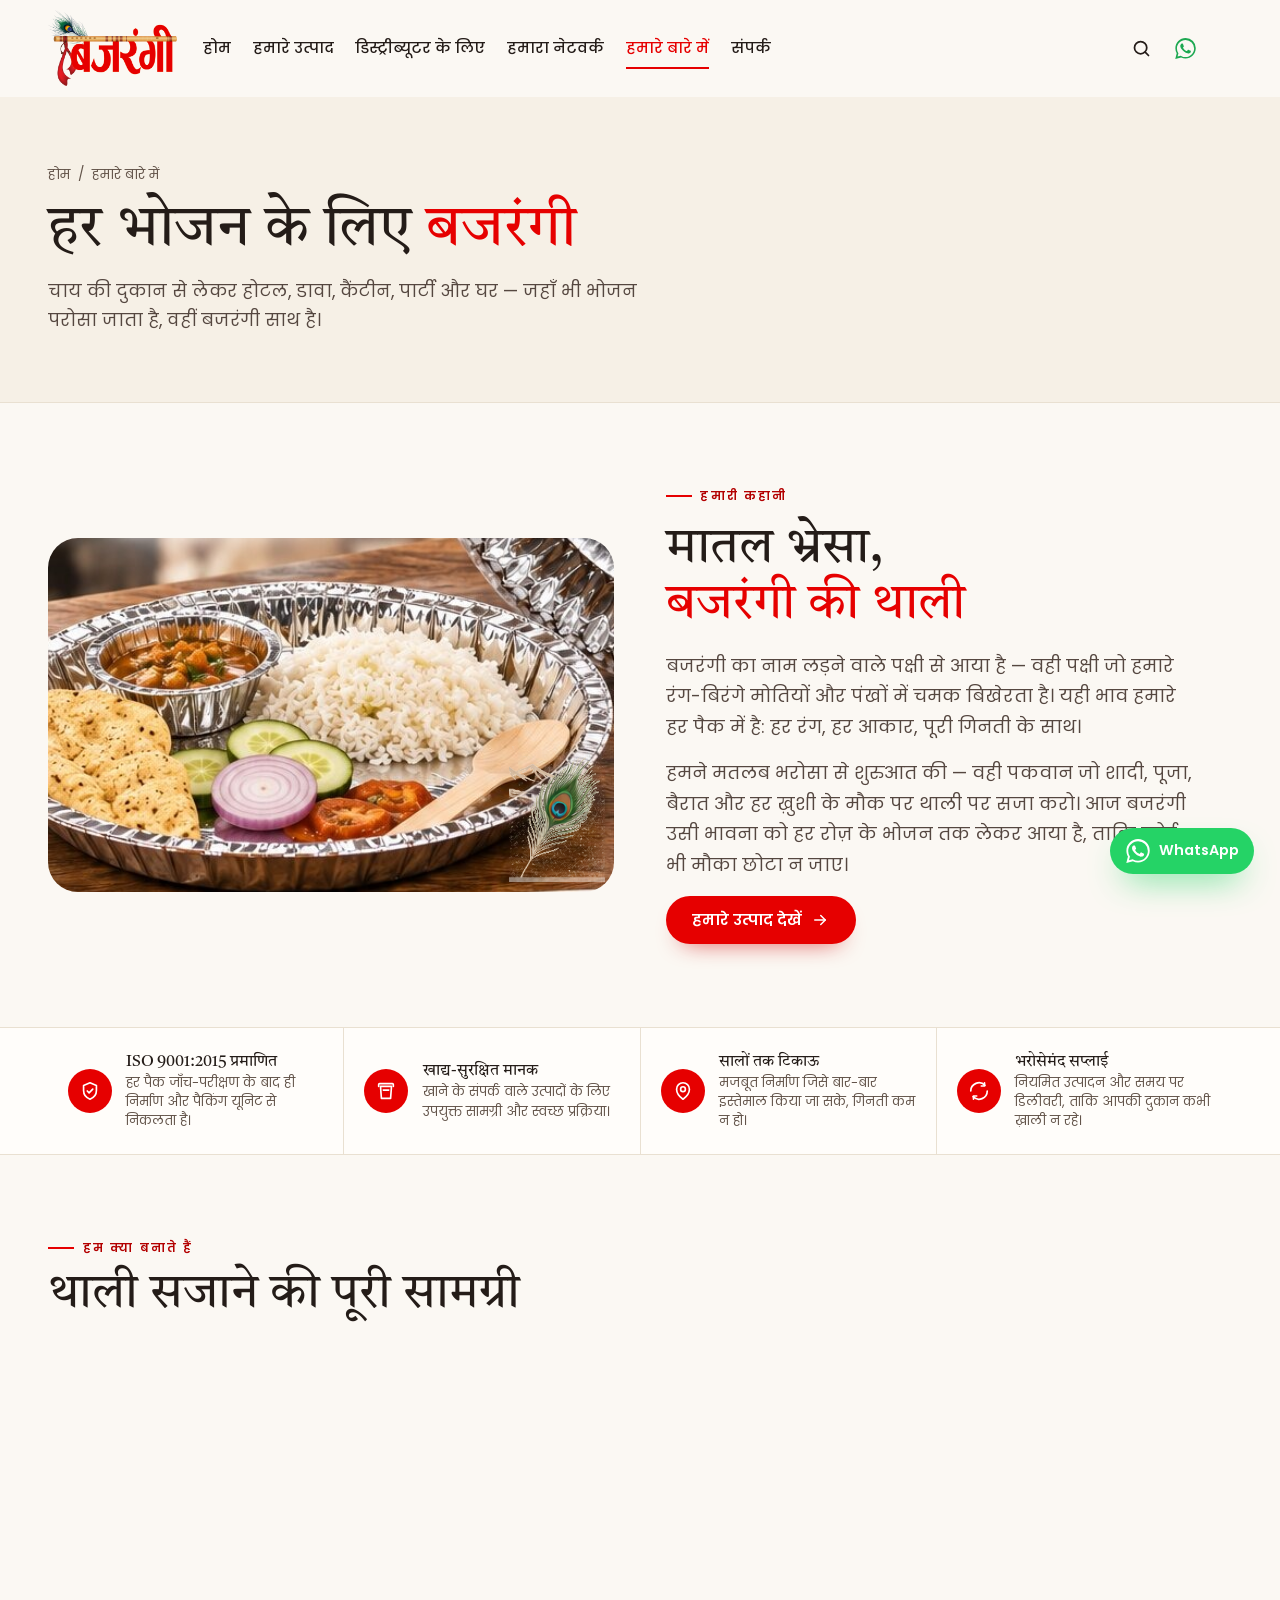
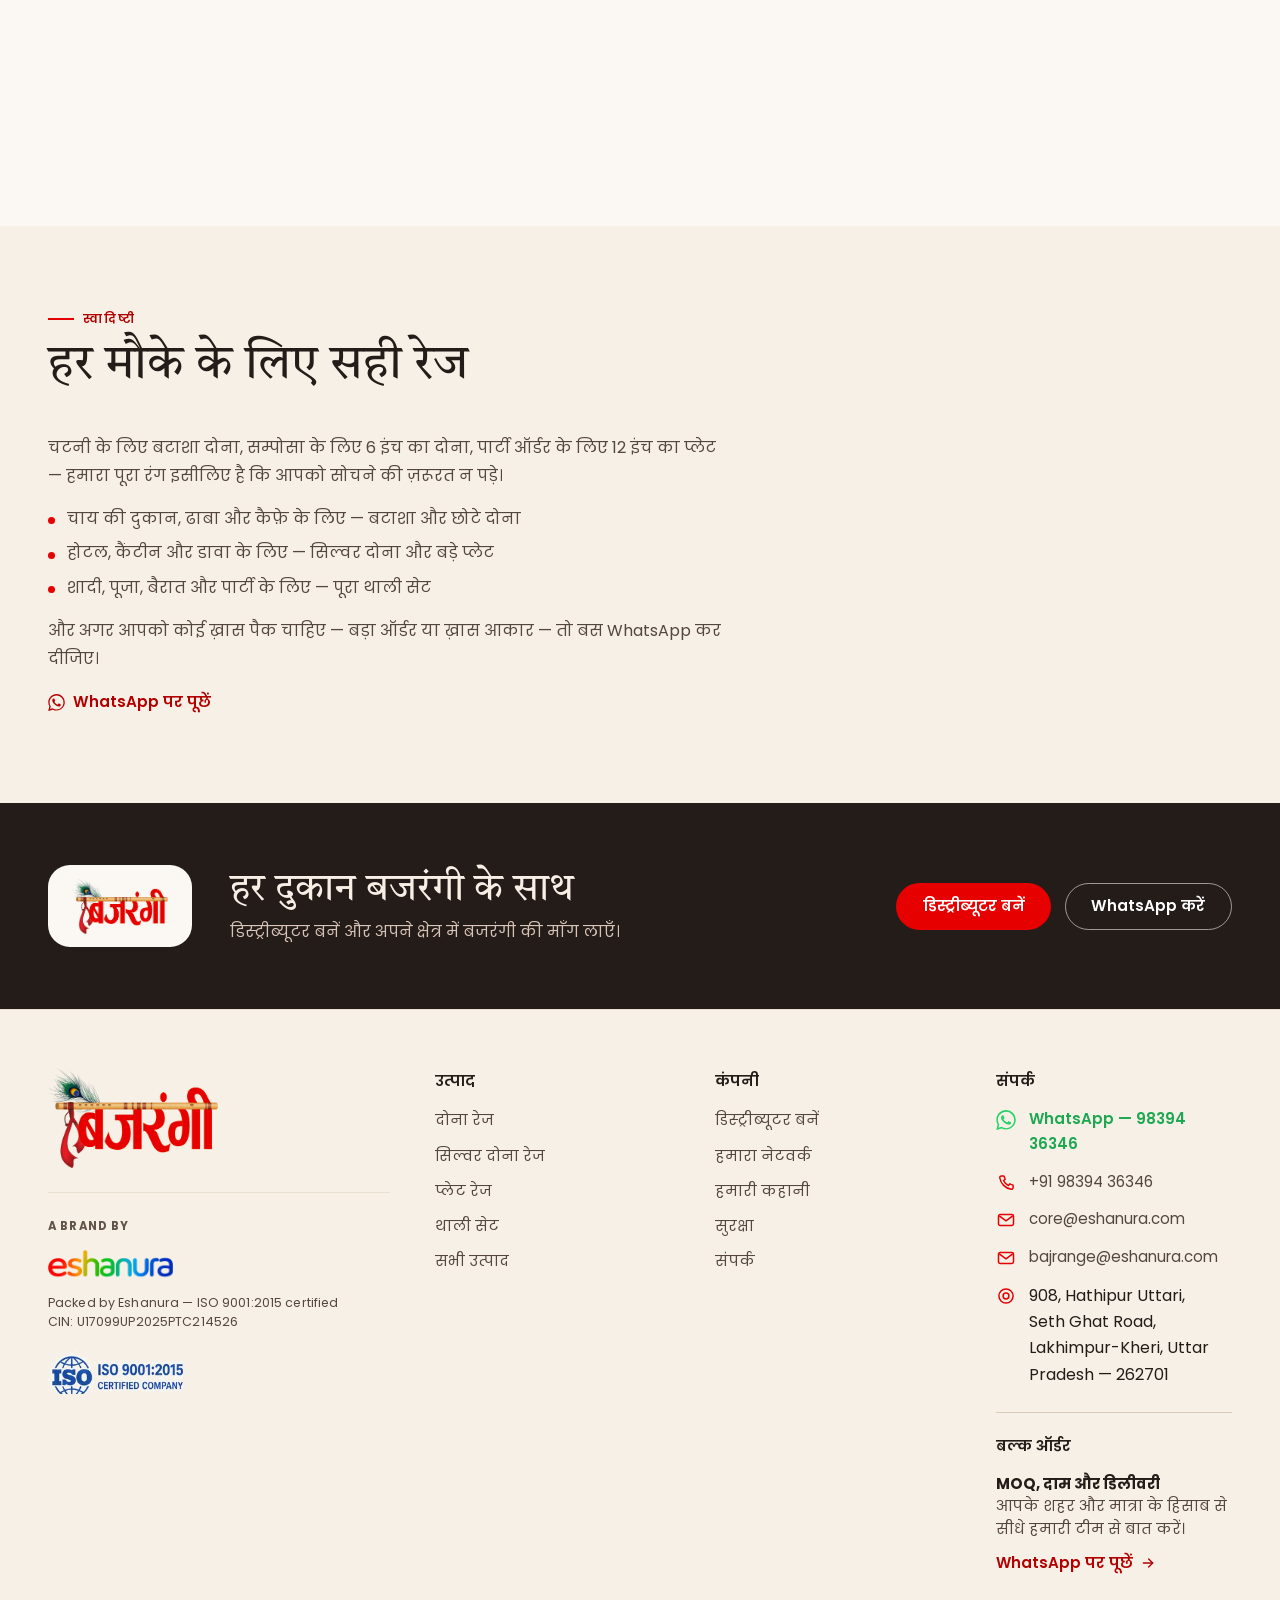
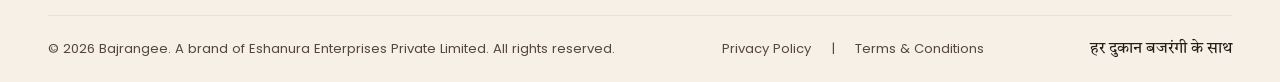
<file: about.html>
<!DOCTYPE html>
<html lang="hi" class="no-js">
<head>
<meta charset="utf-8">
<meta name="viewport" content="width=device-width, initial-scale=1">
<script>document.documentElement.className = "js";</script>
<title>हमारे बारे में — बजरंगी | मातल भ्रेसा</title>
<meta name="description" content="बजरंगी की कहानी — मातल भ्रेसा से शुरुआत, आज हर भोजन की जगह। ISO 9001:2015 प्रमाणित निर्माण, खाद्य-सुरक्षित मानक और भरोसेमंद सप्लाई।">
<meta property="og:title" content="हमारे बारे में — बजरंगी | मातल भ्रेसा">
<meta property="og:description" content="बजरंगी की कहानी — मातल भ्रेसा से शुरुआत, आज हर भोजन की जगह। ISO 9001:2015 प्रमाणित निर्माण, खाद्य-सुरक्षित मानक और भरोसेमंद सप्लाई।">
<meta property="og:type" content="website">
<meta property="og:image" content="assets/img/hero-scene.jpg">
<meta name="theme-color" content="#e60000">
<link rel="preconnect" href="https://fonts.googleapis.com">
<link rel="preconnect" href="https://fonts.gstatic.com" crossorigin>
<link rel="stylesheet" href="assets/css/styles.css">
<link rel="icon" href="assets/img/favicon.png" type="image/png">
<link rel="icon" href="assets/img/favicon-32.png" sizes="32x32" type="image/png">
<link rel="shortcut icon" href="assets/img/favicon.ico">
<link rel="apple-touch-icon" href="assets/img/favicon.png">
</head>
<body>
<a class="skip-link" href="#main">मुख्य सामग्री पर जाएँ</a>

<header class="header" id="site-header">
  <div class="wrap wrap--wide header__inner">
    <a class="brand" href="index.html" aria-label="बजरंगी — होम">
      <img src="assets/img/logo.png" alt="बजरंगी" width="640" height="376">
    </a>

    <nav class="nav" id="primary-nav" aria-label="मुख्य नेविगेशन">
      <a href="index.html">होम</a>
      <a href="products.html">हमारे उत्पाद</a>
      <a href="distributors.html">डिस्ट्रीब्यूटर के लिए</a>
      <a href="retailers.html">हमारा नेटवर्क</a>
      <a href="about.html" aria-current="page">हमारे बारे में</a>
      <a href="contact.html">संपर्क</a>
      <a class="btn btn--primary btn--sm nav__cta" href="distributors.html#enquiry">डिस्ट्रीब्यूटर बनें</a>
    </nav>

    <div class="header__actions">
      <button class="icon-btn" type="button" data-open="search" aria-label="उत्पाद खोजें"><svg viewBox="0 0 24 24" fill="none" stroke="currentColor" stroke-width="2" aria-hidden="true"><circle cx="11" cy="11" r="7"/><path d="m20 20-3.5-3.5" stroke-linecap="round"/></svg></button>
      <a class="icon-btn icon-btn--wa" href="https://wa.me/919839436346?text=नमस्ते%20बजरंगी%20टीम,%20मुझे%20आपके%20उत्पादों%20के%20बारे%20में%20जानकारी%20चाहिए।" target="_blank" rel="noopener" aria-label="WhatsApp पर बात करें"><svg viewBox="0 0 24 24" fill="currentColor" aria-hidden="true"><path d="M17.47 14.38c-.3-.15-1.75-.86-2.02-.96-.27-.1-.47-.15-.67.15-.2.3-.77.96-.94 1.16-.17.2-.35.22-.65.07-.3-.15-1.25-.46-2.38-1.47-.88-.78-1.47-1.75-1.64-2.05-.17-.3-.02-.46.13-.61.13-.13.3-.35.45-.52.15-.17.2-.3.3-.5.1-.2.05-.37-.02-.52-.08-.15-.67-1.6-.92-2.2-.24-.58-.49-.5-.67-.51h-.57c-.2 0-.52.07-.8.37-.27.3-1.04 1.02-1.04 2.48s1.07 2.88 1.22 3.08c.15.2 2.1 3.2 5.08 4.49.71.3 1.26.49 1.69.63.71.22 1.36.19 1.87.12.57-.09 1.75-.72 2-1.41.25-.69.25-1.28.17-1.41-.07-.13-.27-.2-.57-.35M12.05 21.8h-.01a9.8 9.8 0 0 1-5-1.37l-.36-.21-3.72.98.99-3.63-.23-.37a9.79 9.79 0 0 1-1.5-5.23c0-5.41 4.4-9.81 9.82-9.81a9.75 9.75 0 0 1 6.94 2.88 9.74 9.74 0 0 1 2.87 6.94c0 5.41-4.4 9.81-9.81 9.81M20.46 3.5A11.76 11.76 0 0 0 12.05 0C5.6 0 .4 5.2.4 11.65c0 2.05.54 4.05 1.55 5.81L.3 24l6.68-1.75a11.6 11.6 0 0 0 5.06 1.19h.01c6.44 0 11.68-5.2 11.68-11.65A11.6 11.6 0 0 0 20.46 3.5"/></svg></a>
      <button class="nav__toggle" type="button" id="nav-toggle" aria-expanded="false" aria-controls="primary-nav" aria-label="मेन्यू खोलें"><svg viewBox="0 0 24 24" fill="none" stroke="currentColor" stroke-width="2" stroke-linecap="round" aria-hidden="true"><path d="M4 7h16M4 12h16M4 17h16"/></svg></button>
    </div>

    <a class="btn btn--primary header__cta" href="distributors.html#enquiry">
      डिस्ट्रीब्यूटर बनें
      <svg viewBox="0 0 24 24" fill="none" stroke="currentColor" stroke-width="2" stroke-linecap="round" stroke-linejoin="round" aria-hidden="true"><path d="M5 12h14"/><path d="m13 6 6 6-6 6"/></svg>
    </a>
  </div>
</header>

<main id="main">

  <section class="page-head">
    <div class="wrap wrap--wide page-head__inner">
      <nav class="crumbs" aria-label="Breadcrumb"><a href="index.html">होम</a> <span aria-hidden="true">/</span> <span>हमारे बारे में</span></nav>
      <h1>हर भोजन के लिए <span class="text-red-strong">बजरंगी</span></h1>
      <p class="lede">चाय की दुकान से लेकर होटल, डावा, कैंटीन, पार्टी और घर — जहाँ भी भोजन परोसा जाता है, वहीं बजरंगी साथ है।</p>
    </div>
  </section>

  <section class="section" id="story">
    <div class="wrap wrap--wide about">
      <div class="about__media">
        <img class="about__photo" src="assets/img/food-plate.jpg" alt="बजरंगी की थाली में सजा भोजन" width="520" height="335" loading="lazy">
        <img class="about__peacock" src="assets/img/peacock.png" alt="" aria-hidden="true" width="128" height="186" loading="lazy">
      </div>
      <div class="about__copy">
        <span class="eyebrow">हमारी कहानी</span>
        <h2>मातल भ्रेसा, <span>बजरंगी की थाली</span></h2>
        <p>बजरंगी का नाम लड़ने वाले पक्षी से आया है — वही पक्षी जो हमारे रंग-बिरंगे मोतियों और पंखों में चमक बिखेरता है। यही भाव हमारे हर पैक में है: हर रंग, हर आकार, पूरी गिनती के साथ।</p>
        <p>हमने मतलब भरोसा से शुरुआत की — वही पकवान जो शादी, पूजा, बैरात और हर ख़ुशी के मौक पर थाली पर सजा करो। आज बजरंगी उसी भावना को हर रोज़ के भोजन तक लेकर आया है, ताकि कोई भी मौका छोटा न जाए।</p>
        <a class="btn btn--primary" href="products.html">
          हमारे उत्पाद देखें
          <svg viewBox="0 0 24 24" fill="none" stroke="currentColor" stroke-width="2" stroke-linecap="round" stroke-linejoin="round" aria-hidden="true"><path d="M5 12h14"/><path d="m13 6 6 6-6 6"/></svg>
        </a>
      </div>
    </div>
  </section>


  <section class="trust" aria-labelledby="quality-h" id="quality">
    <div class="wrap wrap--wide">
      <h2 class="sr-only" id="quality-h">गुणवत्ता और सुरक्षा</h2>
      <ul class="trust__grid">
        <li class="trust__item">
          <span class="trust__icon" aria-hidden="true">
            <svg viewBox="0 0 24 24" fill="none" stroke="currentColor" stroke-width="1.8" stroke-linecap="round" stroke-linejoin="round"><path d="M12 3 5 6v5.5c0 4.2 2.9 7.9 7 9.5 4.1-1.6 7-5.3 7-9.5V6z"/><path d="m9 12 2 2 4-4"/></svg>
          </span>
          <div>
            <h3>ISO 9001:2015 प्रमाणित</h3>
            <p>हर पैक जाँच-परीक्षण के बाद ही निर्माण और पैकिंग यूनिट से निकलता है।</p>
          </div>
        </li>
        <li class="trust__item">
          <span class="trust__icon" aria-hidden="true">
            <svg viewBox="0 0 24 24" fill="none" stroke="currentColor" stroke-width="1.8" stroke-linecap="round" stroke-linejoin="round"><path d="M4 7V5a1 1 0 0 1 1-1h14a1 1 0 0 1 1 1v2"/><path d="M6 7h12l-1 13H7z"/><path d="M9 11h6"/></svg>
          </span>
          <div>
            <h3>खाद्य-सुरक्षित मानक</h3>
            <p>खाने के संपर्क वाले उत्पादों के लिए उपयुक्त सामग्री और स्वच्छ प्रक्रिया।</p>
          </div>
        </li>
        <li class="trust__item">
          <span class="trust__icon" aria-hidden="true">
            <svg viewBox="0 0 24 24" fill="none" stroke="currentColor" stroke-width="1.8" stroke-linecap="round" stroke-linejoin="round"><path d="M12 21s7-5.2 7-11a7 7 0 1 0-14 0c0 5.8 7 11 7 11Z"/><circle cx="12" cy="10" r="2.6"/></svg>
          </span>
          <div>
            <h3>सालों तक टिकाऊ</h3>
            <p>मजबूत निर्माण जिसे बार-बार इस्तेमाल किया जा सके, गिनती कम न हो।</p>
          </div>
        </li>
        <li class="trust__item">
          <span class="trust__icon" aria-hidden="true">
            <svg viewBox="0 0 24 24" fill="none" stroke="currentColor" stroke-width="1.8" stroke-linecap="round" stroke-linejoin="round"><path d="M3 12a9 9 0 0 1 15.5-6.2"/><path d="M21 12a9 9 0 0 1-15.5 6.2"/><path d="M18 3v3.5h-3.5M6 21v-3.5h3.5"/></svg>
          </span>
          <div>
            <h3>भरोसेमंद सप्लाई</h3>
            <p>नियमित उत्पादन और समय पर डिलीवरी, ताकि आपकी दुकान कभी ख़ाली न रहे।</p>
          </div>
        </li>
      </ul>
    </div>
  </section>

  <section class="section">
    <div class="wrap wrap--wide">
      <div class="section-head">
        <div class="section-head__text">
          <span class="eyebrow">हम क्या बनाते हैं</span>
          <h2 class="h2">थाली सजाने की पूरी सामग्री</h2>
        </div>
      </div>
      <div class="cards">
        <a class="card reveal" href="range-dona.html">
          <img class="card__img" src="assets/img/cat-dona.jpg" alt="कागज़ के दोना रेज की स्टैक" width="239" height="247">
          <span class="card__scrim" aria-hidden="true"></span>
          <span class="card__body">
            <span>
              <h3>दोना रेज</h3>
              <p>छोटे नये से लेकर हर काम के लिए सही।</p>
            </span>
            <span class="card__go" aria-hidden="true"><svg viewBox="0 0 24 24" fill="none" stroke="currentColor" stroke-width="2" stroke-linecap="round" stroke-linejoin="round" aria-hidden="true"><path d="M5 12h14"/><path d="m13 6 6 6-6 6"/></svg></span>
          </span>
        </a>
        <a class="card reveal" href="range-plates.html">
          <img class="card__img" src="assets/img/cat-plate.jpg" alt="स्टील के प्लेट रेज की स्टैक" width="256" height="247">
          <span class="card__scrim" aria-hidden="true"></span>
          <span class="card__body">
            <span>
              <h3>प्लेट रेज</h3>
              <p>हर थाली के लिए मजबूत और सुविधाजनक।</p>
            </span>
            <span class="card__go" aria-hidden="true"><svg viewBox="0 0 24 24" fill="none" stroke="currentColor" stroke-width="2" stroke-linecap="round" stroke-linejoin="round" aria-hidden="true"><path d="M5 12h14"/><path d="m13 6 6 6-6 6"/></svg></span>
          </span>
        </a>
        <a class="card reveal" href="range-thali.html">
          <img class="card__img" src="assets/img/cat-thali.jpg" alt="बजरंगी थाली सेट पैक" width="248" height="247">
          <span class="card__scrim" aria-hidden="true"></span>
          <span class="card__body">
            <span>
              <h3>थाली सेट</h3>
              <p>एक पैक में पूरा सेट!</p>
            </span>
            <span class="card__go" aria-hidden="true"><svg viewBox="0 0 24 24" fill="none" stroke="currentColor" stroke-width="2" stroke-linecap="round" stroke-linejoin="round" aria-hidden="true"><path d="M5 12h14"/><path d="m13 6 6 6-6 6"/></svg></span>
          </span>
        </a>
      </div>
    </div>
  </section>

  <section class="section section--cream">
    <div class="wrap wrap--wide">
      <div class="section-head">
        <div class="section-head__text">
          <span class="eyebrow">स्वादिष्टी</span>
          <h2 class="h2">हर मौके के लिए सही रेज</h2>
        </div>
      </div>
      <div class="prose">
        <p>चटनी के लिए बटाशा दोना, सम्पोसा के लिए 6 इंच का दोना, पार्टी ऑर्डर के लिए 12 इंच का प्लेट — हमारा पूरा रंग इसीलिए है कि आपको सोचने की ज़रूरत न पड़े।</p>
        <ul>
          <li>चाय की दुकान, ढाबा और कैफ़े के लिए — बटाशा और छोटे दोना</li>
          <li>होटल, कैंटीन और डावा के लिए — सिल्वर दोना और बड़े प्लेट</li>
          <li>शादी, पूजा, बैरात और पार्टी के लिए — पूरा थाली सेट</li>
        </ul>
        <p>और अगर आपको कोई ख़ास पैक चाहिए — बड़ा ऑर्डर या ख़ास आकार — तो बस WhatsApp कर दीजिए।</p>
        <p><a class="link-arrow" href="https://wa.me/919839436346?text=नमस्ते%20बजरंगी%20टीम,%20मुझे%20आपके%20उत्पादों%20के%20बारे%20में%20जानकारी%20चाहिए।" target="_blank" rel="noopener"><svg viewBox="0 0 24 24" fill="currentColor" aria-hidden="true"><path d="M17.47 14.38c-.3-.15-1.75-.86-2.02-.96-.27-.1-.47-.15-.67.15-.2.3-.77.96-.94 1.16-.17.2-.35.22-.65.07-.3-.15-1.25-.46-2.38-1.47-.88-.78-1.47-1.75-1.64-2.05-.17-.3-.02-.46.13-.61.13-.13.3-.35.45-.52.15-.17.2-.3.3-.5.1-.2.05-.37-.02-.52-.08-.15-.67-1.6-.92-2.2-.24-.58-.49-.5-.67-.51h-.57c-.2 0-.52.07-.8.37-.27.3-1.04 1.02-1.04 2.48s1.07 2.88 1.22 3.08c.15.2 2.1 3.2 5.08 4.49.71.3 1.26.49 1.69.63.71.22 1.36.19 1.87.12.57-.09 1.75-.72 2-1.41.25-.69.25-1.28.17-1.41-.07-.13-.27-.2-.57-.35M12.05 21.8h-.01a9.8 9.8 0 0 1-5-1.37l-.36-.21-3.72.98.99-3.63-.23-.37a9.79 9.79 0 0 1-1.5-5.23c0-5.41 4.4-9.81 9.82-9.81a9.75 9.75 0 0 1 6.94 2.88 9.74 9.74 0 0 1 2.87 6.94c0 5.41-4.4 9.81-9.81 9.81M20.46 3.5A11.76 11.76 0 0 0 12.05 0C5.6 0 .4 5.2.4 11.65c0 2.05.54 4.05 1.55 5.81L.3 24l6.68-1.75a11.6 11.6 0 0 0 5.06 1.19h.01c6.44 0 11.68-5.2 11.68-11.65A11.6 11.6 0 0 0 20.46 3.5"/></svg> WhatsApp पर पूछें</a></p>
      </div>
    </div>
  </section>


  <section class="cta-band">
    <div class="wrap wrap--wide cta-band__inner">
      <span class="cta-band__mark"><img src="assets/img/logo.png" alt="बजरंगी" width="900" height="529" loading="lazy"></span>
      <div>
        <h2>हर दुकान बजरंगी के साथ</h2>
        <p>डिस्ट्रीब्यूटर बनें और अपने क्षेत्र में बजरंगी की माँग लाएँ।</p>
      </div>
      <div class="cta-band__actions">
        <a class="btn btn--on-dark" href="distributors.html#enquiry">डिस्ट्रीब्यूटर बनें</a>
        <a class="btn btn--outline-light" href="https://wa.me/919839436346?text=नमस्ते%20बजरंगी%20टीम,%20मुझे%20आपके%20उत्पादों%20के%20बारे%20में%20जानकारी%20चाहिए।" target="_blank" rel="noopener">WhatsApp करें</a>
      </div>
    </div>
  </section>
</main>

<div class="scrim" id="scrim"></div>

<aside class="drawer" id="panel-search" aria-labelledby="search-title" inert>
  <div class="drawer__head">
    <h2 id="search-title">उत्पाद खोजें</h2>
    <button class="icon-btn" type="button" data-close aria-label="खोज बंद करें"><svg viewBox="0 0 24 24" fill="none" stroke="currentColor" stroke-width="2" stroke-linecap="round" aria-hidden="true"><path d="m6 6 12 12M18 6 6 18"/></svg></button>
  </div>
  <div class="drawer__body">
    <div class="search-field">
      <svg viewBox="0 0 24 24" fill="none" stroke="currentColor" stroke-width="2" aria-hidden="true"><circle cx="11" cy="11" r="7"/><path d="m20 20-3.5-3.5" stroke-linecap="round"/></svg>
      <label class="sr-only" for="search-input">उत्पाद खोजें</label>
      <input id="search-input" type="search" placeholder="जैसे &ldquo;6 इंच दोना&rdquo; या &ldquo;कटोरा&rdquo;" autocomplete="off">
    </div>
    <p class="form-note" id="search-count" aria-live="polite" style="margin-top:.85rem">आकार, उपयोग या नाम से उत्पाद खोजें।</p>
    <div class="search-grid" id="search-results"></div>
  </div>
</aside>


<footer class="footer">
  <div class="wrap wrap--wide">
    <div class="footer__grid">
      <div class="footer__brand">
        <a class="brand" href="index.html" aria-label="बजरंगी — होम">
          <img src="assets/img/logo.png" alt="बजरंगी" width="640" height="376">
        </a>
        <div class="parent-brand">
          <span class="parent-brand__kicker">A brand by</span>
          <a class="parent-brand__link" href="https://eshanura.com" target="_blank" rel="noopener noreferrer" aria-label="Eshanura Enterprises — मूल कंपनी">
            <img class="footer__esh" src="assets/img/eshanura.png" alt="Eshanura Enterprises Private Limited" width="560" height="132" loading="lazy">
          </a>
          <small>Packed by Eshanura &mdash; ISO 9001:2015 certified<br>CIN: U17099UP2025PTC214526</small>
          <img class="footer__iso" src="assets/img/iso.png" alt="ISO 9001:2015 certified company" width="230" height="72" loading="lazy">
        </div>
      </div>

      <nav aria-label="उत्पाद">
        <h2 class="footer__h">उत्पाद</h2>
        <ul class="footer__links">
          <li><a href="range-dona.html">दोना रेज</a></li>
          <li><a href="range-dona.html">सिल्वर दोना रेज</a></li>
          <li><a href="range-plates.html">प्लेट रेज</a></li>
          <li><a href="range-thali.html">थाली सेट</a></li>
          <li><a href="products.html">सभी उत्पाद</a></li>
        </ul>
      </nav>

      <nav aria-label="कंपनी">
        <h2 class="footer__h">कंपनी</h2>
        <ul class="footer__links">
          <li><a href="distributors.html#enquiry">डिस्ट्रीब्यूटर बनें</a></li>
          <li><a href="retailers.html">हमारा नेटवर्क</a></li>
          <li><a href="about.html#story">हमारी कहानी</a></li>
          <li><a href="about.html#quality">सुरक्षा</a></li>
          <li><a href="contact.html">संपर्क</a></li>
        </ul>
      </nav>

      <div>
        <h2 class="footer__h">संपर्क</h2>
        <ul class="footer__contact">
          <li class="footer__contact--wa"><svg viewBox="0 0 24 24" fill="currentColor" aria-hidden="true"><path d="M17.47 14.38c-.3-.15-1.75-.86-2.02-.96-.27-.1-.47-.15-.67.15-.2.3-.77.96-.94 1.16-.17.2-.35.22-.65.07-.3-.15-1.25-.46-2.38-1.47-.88-.78-1.47-1.75-1.64-2.05-.17-.3-.02-.46.13-.61.13-.13.3-.35.45-.52.15-.17.2-.3.3-.5.1-.2.05-.37-.02-.52-.08-.15-.67-1.6-.92-2.2-.24-.58-.49-.5-.67-.51h-.57c-.2 0-.52.07-.8.37-.27.3-1.04 1.02-1.04 2.48s1.07 2.88 1.22 3.08c.15.2 2.1 3.2 5.08 4.49.71.3 1.26.49 1.69.63.71.22 1.36.19 1.87.12.57-.09 1.75-.72 2-1.41.25-.69.25-1.28.17-1.41-.07-.13-.27-.2-.57-.35M12.05 21.8h-.01a9.8 9.8 0 0 1-5-1.37l-.36-.21-3.72.98.99-3.63-.23-.37a9.79 9.79 0 0 1-1.5-5.23c0-5.41 4.4-9.81 9.82-9.81a9.75 9.75 0 0 1 6.94 2.88 9.74 9.74 0 0 1 2.87 6.94c0 5.41-4.4 9.81-9.81 9.81M20.46 3.5A11.76 11.76 0 0 0 12.05 0C5.6 0 .4 5.2.4 11.65c0 2.05.54 4.05 1.55 5.81L.3 24l6.68-1.75a11.6 11.6 0 0 0 5.06 1.19h.01c6.44 0 11.68-5.2 11.68-11.65A11.6 11.6 0 0 0 20.46 3.5"/></svg><a href="https://wa.me/919839436346?text=नमस्ते%20बजरंगी%20टीम,%20मुझे%20आपके%20उत्पादों%20के%20बारे%20में%20जानकारी%20चाहिए।" target="_blank" rel="noopener">WhatsApp — 98394 36346</a></li>
          <li><svg viewBox="0 0 24 24" fill="none" stroke="currentColor" stroke-width="1.8" aria-hidden="true"><path d="M6.5 3.5h3l1.5 4-2 1.5a12 12 0 0 0 6 6l1.5-2 4 1.5v3a2 2 0 0 1-2.2 2A16.5 16.5 0 0 1 4.5 5.7a2 2 0 0 1 2-2.2Z" stroke-linejoin="round"/></svg><a href="tel:+919839436346">+91 98394 36346</a></li>
          <li><svg viewBox="0 0 24 24" fill="none" stroke="currentColor" stroke-width="1.8" aria-hidden="true"><rect x="3" y="5.5" width="18" height="13" rx="2"/><path d="m4 7 8 6 8-6" stroke-linejoin="round"/></svg><a href="mailto:core@eshanura.com">core@eshanura.com</a></li>
          <li><svg viewBox="0 0 24 24" fill="none" stroke="currentColor" stroke-width="1.8" aria-hidden="true"><rect x="3" y="5.5" width="18" height="13" rx="2"/><path d="m4 7 8 6 8-6" stroke-linejoin="round"/></svg><a href="mailto:bajrange@eshanura.com">bajrange@eshanura.com</a></li>
          <li><svg viewBox="0 0 24 24" fill="none" stroke="currentColor" stroke-width="1.8" aria-hidden="true"><circle cx="12" cy="12" r="8.5"/><circle cx="12" cy="12" r="3.5"/></svg><span>908, Hathipur Uttari,<br>Seth Ghat Road,<br>Lakhimpur-Kheri, Uttar Pradesh &mdash; 262701</span></li>
        </ul>
        <div class="footer__order">
          <h2 class="footer__h">बल्क ऑर्डर</h2>
          <p class="footer__order-text"><strong>MOQ, दाम और डिलीवरी</strong><br>आपके शहर और मात्रा के हिसाब से सीधे हमारी टीम से बात करें।</p>
          <a class="footer__order-link" href="https://wa.me/919839436346?text=नमस्ते%20बजरंगी%20टीम,%20मुझे%20आपके%20उत्पादों%20के%20बारे%20में%20जानकारी%20चाहिए।" target="_blank" rel="noopener">WhatsApp पर पूछें <svg viewBox="0 0 24 24" fill="none" stroke="currentColor" stroke-width="2" stroke-linecap="round" stroke-linejoin="round" aria-hidden="true"><path d="M5 12h14"/><path d="m13 6 6 6-6 6"/></svg></a>
        </div>
      </div>
    </div>

    <div class="footer__bar">
      <p>&copy; <span data-year>2026</span> Bajrangee. A brand of Eshanura Enterprises Private Limited. All rights reserved.</p>
      <nav aria-label="Legal">
        <a href="legal.html">Privacy Policy</a>
        <span aria-hidden="true">|</span>
        <a href="legal.html#terms">Terms &amp; Conditions</a>
      </nav>
      <p class="footer__tag">हर दुकान बजरंगी के साथ</p>
    </div>
  </div>
</footer>


<a class="wa-fab" href="https://wa.me/919839436346?text=नमस्ते%20बजरंगी%20टीम,%20मुझे%20आपके%20उत्पादों%20के%20बारे%20में%20जानकारी%20चाहिए।" target="_blank" rel="noopener" aria-label="WhatsApp पर बात करें">
  <svg viewBox="0 0 24 24" fill="currentColor" aria-hidden="true"><path d="M17.47 14.38c-.3-.15-1.75-.86-2.02-.96-.27-.1-.47-.15-.67.15-.2.3-.77.96-.94 1.16-.17.2-.35.22-.65.07-.3-.15-1.25-.46-2.38-1.47-.88-.78-1.47-1.75-1.64-2.05-.17-.3-.02-.46.13-.61.13-.13.3-.35.45-.52.15-.17.2-.3.3-.5.1-.2.05-.37-.02-.52-.08-.15-.67-1.6-.92-2.2-.24-.58-.49-.5-.67-.51h-.57c-.2 0-.52.07-.8.37-.27.3-1.04 1.02-1.04 2.48s1.07 2.88 1.22 3.08c.15.2 2.1 3.2 5.08 4.49.71.3 1.26.49 1.69.63.71.22 1.36.19 1.87.12.57-.09 1.75-.72 2-1.41.25-.69.25-1.28.17-1.41-.07-.13-.27-.2-.57-.35M12.05 21.8h-.01a9.8 9.8 0 0 1-5-1.37l-.36-.21-3.72.98.99-3.63-.23-.37a9.79 9.79 0 0 1-1.5-5.23c0-5.41 4.4-9.81 9.82-9.81a9.75 9.75 0 0 1 6.94 2.88 9.74 9.74 0 0 1 2.87 6.94c0 5.41-4.4 9.81-9.81 9.81M20.46 3.5A11.76 11.76 0 0 0 12.05 0C5.6 0 .4 5.2.4 11.65c0 2.05.54 4.05 1.55 5.81L.3 24l6.68-1.75a11.6 11.6 0 0 0 5.06 1.19h.01c6.44 0 11.68-5.2 11.68-11.65A11.6 11.6 0 0 0 20.46 3.5"/></svg><span class="wa-fab__label">WhatsApp</span>
</a>

<button class="to-top" type="button" id="to-top" aria-label="ऊपर जाएँ"><svg viewBox="0 0 24 24" fill="none" stroke="currentColor" stroke-width="2" stroke-linecap="round" stroke-linejoin="round" aria-hidden="true"><path d="M12 19V5"/><path d="m6 11 6-6 6 6"/></svg></button>

<div class="mobile-bar">
  <a class="btn btn--wa" href="https://wa.me/919839436346?text=नमस्ते%20बजरंगी%20टीम,%20मुझे%20आपके%20उत्पादों%20के%20बारे%20में%20जानकारी%20चाहिए।" target="_blank" rel="noopener" aria-label="WhatsApp पर बात करें">
    <svg viewBox="0 0 24 24" fill="currentColor" aria-hidden="true"><path d="M17.47 14.38c-.3-.15-1.75-.86-2.02-.96-.27-.1-.47-.15-.67.15-.2.3-.77.96-.94 1.16-.17.2-.35.22-.65.07-.3-.15-1.25-.46-2.38-1.47-.88-.78-1.47-1.75-1.64-2.05-.17-.3-.02-.46.13-.61.13-.13.3-.35.45-.52.15-.17.2-.3.3-.5.1-.2.05-.37-.02-.52-.08-.15-.67-1.6-.92-2.2-.24-.58-.49-.5-.67-.51h-.57c-.2 0-.52.07-.8.37-.27.3-1.04 1.02-1.04 2.48s1.07 2.88 1.22 3.08c.15.2 2.1 3.2 5.08 4.49.71.3 1.26.49 1.69.63.71.22 1.36.19 1.87.12.57-.09 1.75-.72 2-1.41.25-.69.25-1.28.17-1.41-.07-.13-.27-.2-.57-.35M12.05 21.8h-.01a9.8 9.8 0 0 1-5-1.37l-.36-.21-3.72.98.99-3.63-.23-.37a9.79 9.79 0 0 1-1.5-5.23c0-5.41 4.4-9.81 9.82-9.81a9.75 9.75 0 0 1 6.94 2.88 9.74 9.74 0 0 1 2.87 6.94c0 5.41-4.4 9.81-9.81 9.81M20.46 3.5A11.76 11.76 0 0 0 12.05 0C5.6 0 .4 5.2.4 11.65c0 2.05.54 4.05 1.55 5.81L.3 24l6.68-1.75a11.6 11.6 0 0 0 5.06 1.19h.01c6.44 0 11.68-5.2 11.68-11.65A11.6 11.6 0 0 0 20.46 3.5"/></svg> चैट
  </a>
  <a class="btn btn--ghost" href="tel:+919839436346" aria-label="फ़ोन करें"><svg viewBox="0 0 24 24" fill="none" stroke="currentColor" stroke-width="1.8" aria-hidden="true"><path d="M6.5 3.5h3l1.5 4-2 1.5a12 12 0 0 0 6 6l1.5-2 4 1.5v3a2 2 0 0 1-2.2 2A16.5 16.5 0 0 1 4.5 5.7a2 2 0 0 1 2-2.2Z" stroke-linejoin="round"/></svg> कॉल</a>
  <a class="btn btn--primary" href="https://wa.me/919839436346?text=नमस्ते%20बजरंगी%20टीम,%20मुझे%20आपके%20उत्पादों%20के%20बारे%20में%20जानकारी%20चाहिए।" target="_blank" rel="noopener" aria-label="दाम और मात्रा पूछें">
    दाम पूछें
  </a>
</div>

<script src="assets/js/catalogue.js" defer></script>
<script src="assets/js/main.js" defer></script>
</body>
</html>
</file>
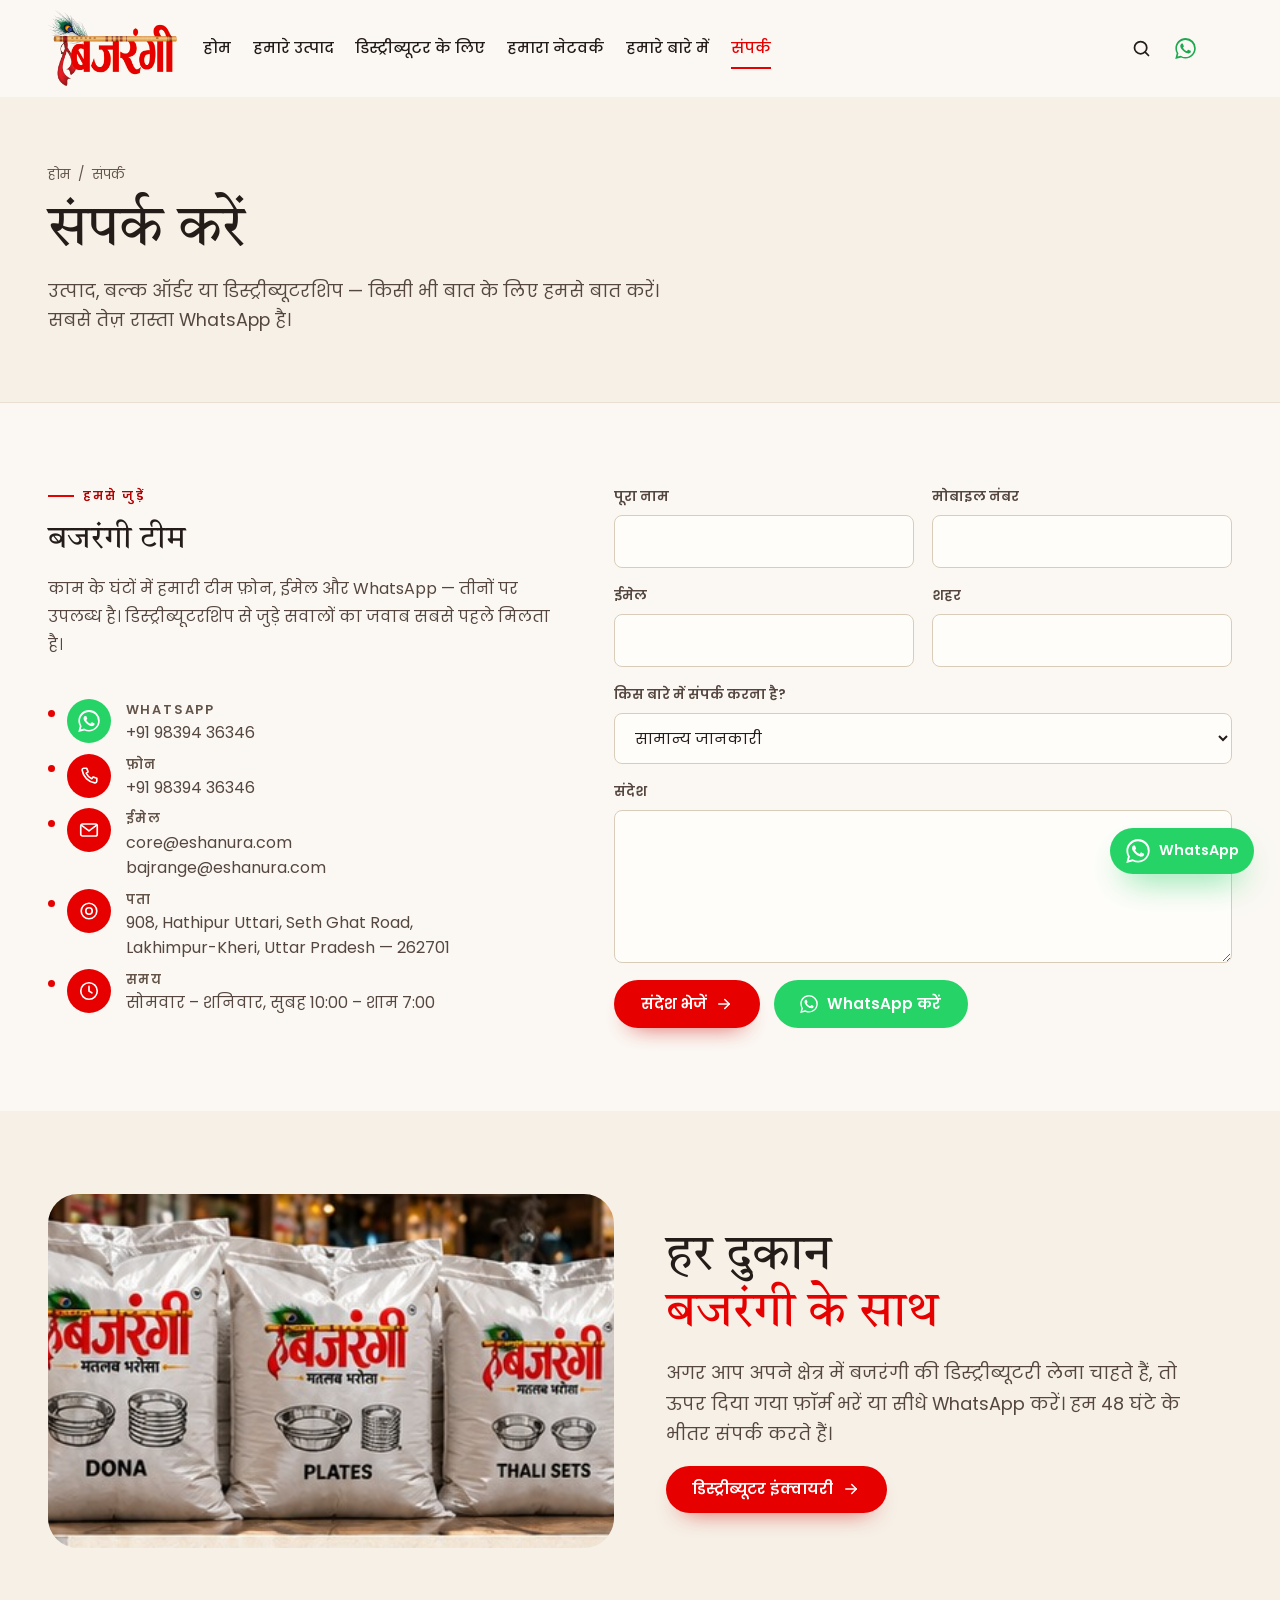
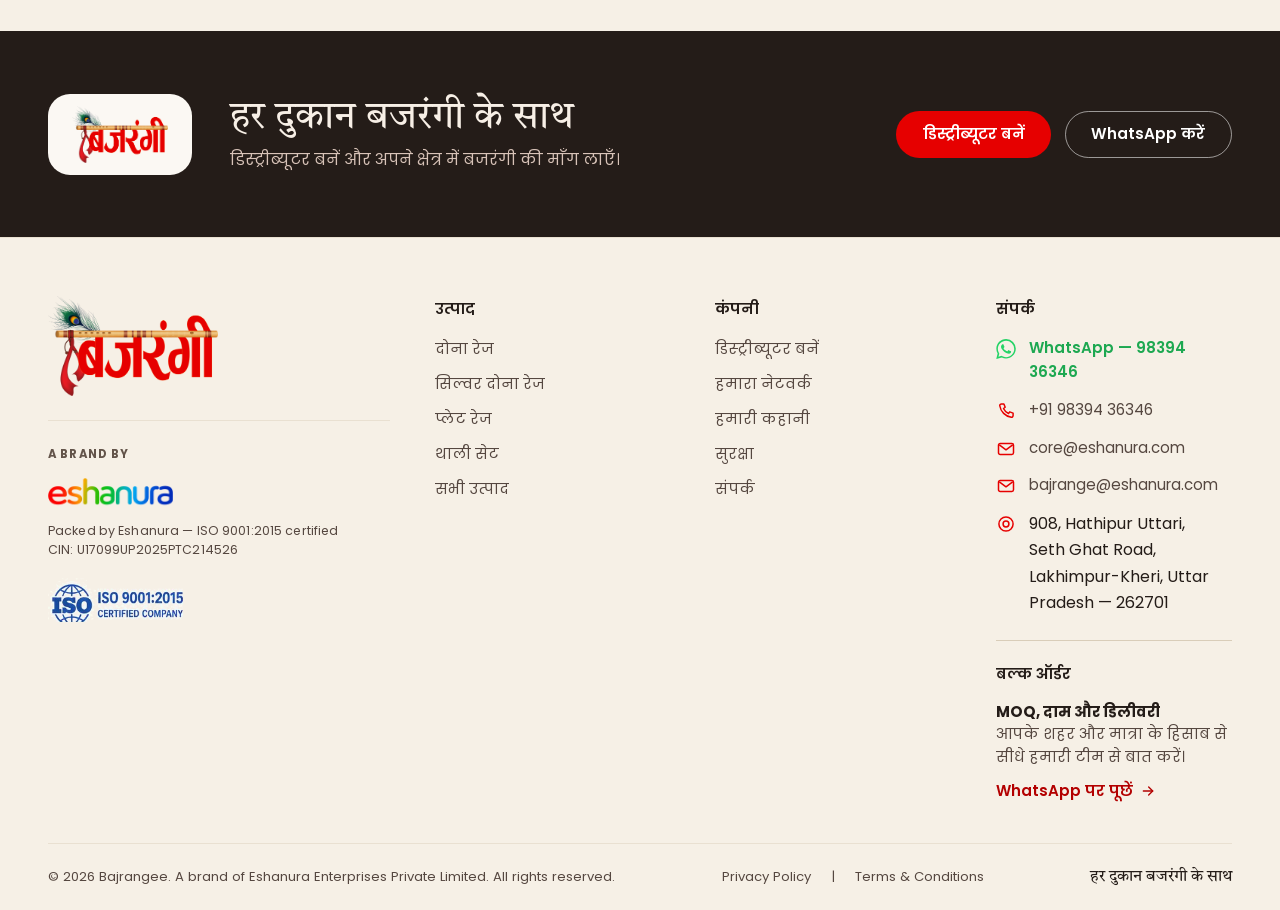
<file: contact.html>
<!DOCTYPE html>
<html lang="hi" class="no-js">
<head>
<meta charset="utf-8">
<meta name="viewport" content="width=device-width, initial-scale=1">
<script>document.documentElement.className = "js";</script>
<title>संपर्क करें — बजरंगी | ग्राहक सेवा</title>
<meta name="description" content="बजरंगी से संपर्क करें — WhatsApp और फ़ोन +91 98394 36346, ईमेल core@eshanura.com। उत्पाद, बल्क ऑर्डर और डिस्ट्रीब्यूटरशिप की जानकारी।">
<meta property="og:title" content="संपर्क करें — बजरंगी | ग्राहक सेवा">
<meta property="og:description" content="बजरंगी से संपर्क करें — WhatsApp और फ़ोन +91 98394 36346, ईमेल core@eshanura.com। उत्पाद, बल्क ऑर्डर और डिस्ट्रीब्यूटरशिप की जानकारी।">
<meta property="og:type" content="website">
<meta property="og:image" content="assets/img/hero-scene.jpg">
<meta name="theme-color" content="#e60000">
<link rel="preconnect" href="https://fonts.googleapis.com">
<link rel="preconnect" href="https://fonts.gstatic.com" crossorigin>
<link rel="stylesheet" href="assets/css/styles.css">
<link rel="icon" href="assets/img/favicon.png" type="image/png">
<link rel="icon" href="assets/img/favicon-32.png" sizes="32x32" type="image/png">
<link rel="shortcut icon" href="assets/img/favicon.ico">
<link rel="apple-touch-icon" href="assets/img/favicon.png">
</head>
<body>
<a class="skip-link" href="#main">मुख्य सामग्री पर जाएँ</a>

<header class="header" id="site-header">
  <div class="wrap wrap--wide header__inner">
    <a class="brand" href="index.html" aria-label="बजरंगी — होम">
      <img src="assets/img/logo.png" alt="बजरंगी" width="640" height="376">
    </a>

    <nav class="nav" id="primary-nav" aria-label="मुख्य नेविगेशन">
      <a href="index.html">होम</a>
      <a href="products.html">हमारे उत्पाद</a>
      <a href="distributors.html">डिस्ट्रीब्यूटर के लिए</a>
      <a href="retailers.html">हमारा नेटवर्क</a>
      <a href="about.html">हमारे बारे में</a>
      <a href="contact.html" aria-current="page">संपर्क</a>
      <a class="btn btn--primary btn--sm nav__cta" href="distributors.html#enquiry">डिस्ट्रीब्यूटर बनें</a>
    </nav>

    <div class="header__actions">
      <button class="icon-btn" type="button" data-open="search" aria-label="उत्पाद खोजें"><svg viewBox="0 0 24 24" fill="none" stroke="currentColor" stroke-width="2" aria-hidden="true"><circle cx="11" cy="11" r="7"/><path d="m20 20-3.5-3.5" stroke-linecap="round"/></svg></button>
      <a class="icon-btn icon-btn--wa" href="https://wa.me/919839436346?text=नमस्ते%20बजरंगी%20टीम,%20मुझे%20आपके%20उत्पादों%20के%20बारे%20में%20जानकारी%20चाहिए।" target="_blank" rel="noopener" aria-label="WhatsApp पर बात करें"><svg viewBox="0 0 24 24" fill="currentColor" aria-hidden="true"><path d="M17.47 14.38c-.3-.15-1.75-.86-2.02-.96-.27-.1-.47-.15-.67.15-.2.3-.77.96-.94 1.16-.17.2-.35.22-.65.07-.3-.15-1.25-.46-2.38-1.47-.88-.78-1.47-1.75-1.64-2.05-.17-.3-.02-.46.13-.61.13-.13.3-.35.45-.52.15-.17.2-.3.3-.5.1-.2.05-.37-.02-.52-.08-.15-.67-1.6-.92-2.2-.24-.58-.49-.5-.67-.51h-.57c-.2 0-.52.07-.8.37-.27.3-1.04 1.02-1.04 2.48s1.07 2.88 1.22 3.08c.15.2 2.1 3.2 5.08 4.49.71.3 1.26.49 1.69.63.71.22 1.36.19 1.87.12.57-.09 1.75-.72 2-1.41.25-.69.25-1.28.17-1.41-.07-.13-.27-.2-.57-.35M12.05 21.8h-.01a9.8 9.8 0 0 1-5-1.37l-.36-.21-3.72.98.99-3.63-.23-.37a9.79 9.79 0 0 1-1.5-5.23c0-5.41 4.4-9.81 9.82-9.81a9.75 9.75 0 0 1 6.94 2.88 9.74 9.74 0 0 1 2.87 6.94c0 5.41-4.4 9.81-9.81 9.81M20.46 3.5A11.76 11.76 0 0 0 12.05 0C5.6 0 .4 5.2.4 11.65c0 2.05.54 4.05 1.55 5.81L.3 24l6.68-1.75a11.6 11.6 0 0 0 5.06 1.19h.01c6.44 0 11.68-5.2 11.68-11.65A11.6 11.6 0 0 0 20.46 3.5"/></svg></a>
      <button class="nav__toggle" type="button" id="nav-toggle" aria-expanded="false" aria-controls="primary-nav" aria-label="मेन्यू खोलें"><svg viewBox="0 0 24 24" fill="none" stroke="currentColor" stroke-width="2" stroke-linecap="round" aria-hidden="true"><path d="M4 7h16M4 12h16M4 17h16"/></svg></button>
    </div>

    <a class="btn btn--primary header__cta" href="distributors.html#enquiry">
      डिस्ट्रीब्यूटर बनें
      <svg viewBox="0 0 24 24" fill="none" stroke="currentColor" stroke-width="2" stroke-linecap="round" stroke-linejoin="round" aria-hidden="true"><path d="M5 12h14"/><path d="m13 6 6 6-6 6"/></svg>
    </a>
  </div>
</header>

<main id="main">

  <section class="page-head">
    <div class="wrap wrap--wide page-head__inner">
      <nav class="crumbs" aria-label="Breadcrumb"><a href="index.html">होम</a> <span aria-hidden="true">/</span> <span>संपर्क</span></nav>
      <h1>संपर्क करें</h1>
      <p class="lede">उत्पाद, बल्क ऑर्डर या डिस्ट्रीब्यूटरशिप — किसी भी बात के लिए हमसे बात करें। सबसे तेज़ रास्ता WhatsApp है।</p>
    </div>
  </section>

  <section class="section">
    <div class="wrap wrap--wide contact-grid">
      <div class="prose">
        <span class="eyebrow">हमसे जुड़ें</span>
        <h2 class="h2">बजरंगी टीम</h2>
        <p>काम के घंटों में हमारी टीम फ़ोन, ईमेल और WhatsApp — तीनों पर उपलब्ध है। डिस्ट्रीब्यूटरशिप से जुड़े सवालों का जवाब सबसे पहले मिलता है।</p>
        <ul class="info-list" style="margin-top:1.5rem">
          <li>
            <span class="trust__icon" style="background:var(--wa)" aria-hidden="true"><svg viewBox="0 0 24 24" fill="currentColor" aria-hidden="true"><path d="M17.47 14.38c-.3-.15-1.75-.86-2.02-.96-.27-.1-.47-.15-.67.15-.2.3-.77.96-.94 1.16-.17.2-.35.22-.65.07-.3-.15-1.25-.46-2.38-1.47-.88-.78-1.47-1.75-1.64-2.05-.17-.3-.02-.46.13-.61.13-.13.3-.35.45-.52.15-.17.2-.3.3-.5.1-.2.05-.37-.02-.52-.08-.15-.67-1.6-.92-2.2-.24-.58-.49-.5-.67-.51h-.57c-.2 0-.52.07-.8.37-.27.3-1.04 1.02-1.04 2.48s1.07 2.88 1.22 3.08c.15.2 2.1 3.2 5.08 4.49.71.3 1.26.49 1.69.63.71.22 1.36.19 1.87.12.57-.09 1.75-.72 2-1.41.25-.69.25-1.28.17-1.41-.07-.13-.27-.2-.57-.35M12.05 21.8h-.01a9.8 9.8 0 0 1-5-1.37l-.36-.21-3.72.98.99-3.63-.23-.37a9.79 9.79 0 0 1-1.5-5.23c0-5.41 4.4-9.81 9.82-9.81a9.75 9.75 0 0 1 6.94 2.88 9.74 9.74 0 0 1 2.87 6.94c0 5.41-4.4 9.81-9.81 9.81M20.46 3.5A11.76 11.76 0 0 0 12.05 0C5.6 0 .4 5.2.4 11.65c0 2.05.54 4.05 1.55 5.81L.3 24l6.68-1.75a11.6 11.6 0 0 0 5.06 1.19h.01c6.44 0 11.68-5.2 11.68-11.65A11.6 11.6 0 0 0 20.46 3.5"/></svg></span>
            <div><h3>WhatsApp</h3><p><a href="https://wa.me/919839436346?text=नमस्ते%20बजरंगी%20टीम,%20मुझे%20आपके%20उत्पादों%20के%20बारे%20में%20जानकारी%20चाहिए।" target="_blank" rel="noopener">+91 98394 36346</a></p></div>
          </li>
          <li>
            <span class="trust__icon" aria-hidden="true">
              <svg viewBox="0 0 24 24" fill="none" stroke="currentColor" stroke-width="1.8" stroke-linecap="round" stroke-linejoin="round"><path d="M6.5 3.5h3l1.5 4-2 1.5a12 12 0 0 0 6 6l1.5-2 4 1.5v3a2 2 0 0 1-2.2 2A16.5 16.5 0 0 1 4.5 5.7a2 2 0 0 1 2-2.2Z" stroke-linejoin="round"/></svg>
            </span>
            <div><h3>फ़ोन</h3><p><a href="tel:+919839436346">+91 98394 36346</a></p></div>
          </li>
          <li>
            <span class="trust__icon" aria-hidden="true">
              <svg viewBox="0 0 24 24" fill="none" stroke="currentColor" stroke-width="1.8" stroke-linecap="round" stroke-linejoin="round"><rect x="3" y="5.5" width="18" height="13" rx="2"/><path d="m4 7 8 6 8-6" stroke-linejoin="round"/></svg>
            </span>
            <div><h3>ईमेल</h3><p><a href="mailto:core@eshanura.com">core@eshanura.com</a><br><a href="mailto:bajrange@eshanura.com">bajrange@eshanura.com</a></p></div>
          </li>
          <li>
            <span class="trust__icon" aria-hidden="true">
              <svg viewBox="0 0 24 24" fill="none" stroke="currentColor" stroke-width="1.8" aria-hidden="true"><circle cx="12" cy="12" r="8.5"/><circle cx="12" cy="12" r="3.5"/></svg>
            </span>
            <div>
              <h3>पता</h3>
              <p>908, Hathipur Uttari, Seth Ghat Road,<br>Lakhimpur-Kheri, Uttar Pradesh &mdash; 262701</p>
            </div>
          </li>
          <li>
            <span class="trust__icon" aria-hidden="true">
              <svg viewBox="0 0 24 24" fill="none" stroke="currentColor" stroke-width="1.8" stroke-linecap="round" stroke-linejoin="round"><circle cx="12" cy="12" r="9"/><path d="M12 7v5l3.2 2"/></svg>
            </span>
            <div><h3>समय</h3><p>सोमवार – शनिवार, सुबह 10:00 – शाम 7:00</p></div>
          </li>
        </ul>
      </div>

      <form class="form" action="#" method="post" novalidate>
        <div class="form__row">
          <div class="field">
            <label for="c-name">पूरा नाम</label>
            <input id="c-name" name="name" type="text" autocomplete="name" required>
          </div>
          <div class="field">
            <label for="c-phone">मोबाइल नंबर</label>
            <input id="c-phone" name="phone" type="tel" inputmode="tel" autocomplete="tel" required>
          </div>
        </div>
        <div class="form__row">
          <div class="field">
            <label for="c-email">ईमेल</label>
            <input id="c-email" name="email" type="email" autocomplete="email">
          </div>
          <div class="field">
            <label for="c-city">शहर</label>
            <input id="c-city" name="city" type="text" autocomplete="address-level2">
          </div>
        </div>
        <div class="field">
          <label for="c-topic">किस बारे में संपर्क करना है?</label>
          <select id="c-topic" name="topic">
            <option>सामान्य जानकारी</option>
            <option>उत्पाद और आकार</option>
            <option>बल्क ऑर्डर</option>
            <option>डिस्ट्रीब्यूटरशिप</option>
            <option>दुकान के लिए नेटवर्क</option>
            <option>शिकायत या सुझाव</option>
          </select>
        </div>
        <div class="field">
          <label for="c-msg">संदेश</label>
          <textarea id="c-msg" name="message" rows="5" required></textarea>
        </div>
        <div class="cta-band__actions">
          <button class="btn btn--primary" type="submit">
            संदेश भेजें
            <svg viewBox="0 0 24 24" fill="none" stroke="currentColor" stroke-width="2" stroke-linecap="round" stroke-linejoin="round" aria-hidden="true"><path d="M5 12h14"/><path d="m13 6 6 6-6 6"/></svg>
          </button>
          <a class="btn btn--wa" href="https://wa.me/919839436346?text=नमस्ते%20बजरंगी%20टीम,%20मुझे%20आपके%20उत्पादों%20के%20बारे%20में%20जानकारी%20चाहिए।" target="_blank" rel="noopener">
            <svg viewBox="0 0 24 24" fill="currentColor" aria-hidden="true"><path d="M17.47 14.38c-.3-.15-1.75-.86-2.02-.96-.27-.1-.47-.15-.67.15-.2.3-.77.96-.94 1.16-.17.2-.35.22-.65.07-.3-.15-1.25-.46-2.38-1.47-.88-.78-1.47-1.75-1.64-2.05-.17-.3-.02-.46.13-.61.13-.13.3-.35.45-.52.15-.17.2-.3.3-.5.1-.2.05-.37-.02-.52-.08-.15-.67-1.6-.92-2.2-.24-.58-.49-.5-.67-.51h-.57c-.2 0-.52.07-.8.37-.27.3-1.04 1.02-1.04 2.48s1.07 2.88 1.22 3.08c.15.2 2.1 3.2 5.08 4.49.71.3 1.26.49 1.69.63.71.22 1.36.19 1.87.12.57-.09 1.75-.72 2-1.41.25-.69.25-1.28.17-1.41-.07-.13-.27-.2-.57-.35M12.05 21.8h-.01a9.8 9.8 0 0 1-5-1.37l-.36-.21-3.72.98.99-3.63-.23-.37a9.79 9.79 0 0 1-1.5-5.23c0-5.41 4.4-9.81 9.82-9.81a9.75 9.75 0 0 1 6.94 2.88 9.74 9.74 0 0 1 2.87 6.94c0 5.41-4.4 9.81-9.81 9.81M20.46 3.5A11.76 11.76 0 0 0 12.05 0C5.6 0 .4 5.2.4 11.65c0 2.05.54 4.05 1.55 5.81L.3 24l6.68-1.75a11.6 11.6 0 0 0 5.06 1.19h.01c6.44 0 11.68-5.2 11.68-11.65A11.6 11.6 0 0 0 20.46 3.5"/></svg> WhatsApp करें
          </a>
        </div>
      </form>
    </div>
  </section>

  <section class="section section--cream">
    <div class="wrap wrap--wide about">
      <div class="about__media">
        <img class="about__photo" src="assets/img/bags.jpg" alt="बजरंगी के पैक" width="504" height="252" loading="lazy">
      </div>
      <div class="about__copy">
        <h2>हर दुकान <span>बजरंगी के साथ</span></h2>
        <p>अगर आप अपने क्षेत्र में बजरंगी की डिस्ट्रीब्यूटरी लेना चाहते हैं, तो ऊपर दिया गया फ़ॉर्म भरें या सीधे WhatsApp करें। हम 48 घंटे के भीतर संपर्क करते हैं।</p>
        <a class="btn btn--primary" href="distributors.html#enquiry">
          डिस्ट्रीब्यूटर इंक्वायरी
          <svg viewBox="0 0 24 24" fill="none" stroke="currentColor" stroke-width="2" stroke-linecap="round" stroke-linejoin="round" aria-hidden="true"><path d="M5 12h14"/><path d="m13 6 6 6-6 6"/></svg>
        </a>
      </div>
    </div>
  </section>


  <section class="cta-band">
    <div class="wrap wrap--wide cta-band__inner">
      <span class="cta-band__mark"><img src="assets/img/logo.png" alt="बजरंगी" width="900" height="529" loading="lazy"></span>
      <div>
        <h2>हर दुकान बजरंगी के साथ</h2>
        <p>डिस्ट्रीब्यूटर बनें और अपने क्षेत्र में बजरंगी की माँग लाएँ।</p>
      </div>
      <div class="cta-band__actions">
        <a class="btn btn--on-dark" href="distributors.html#enquiry">डिस्ट्रीब्यूटर बनें</a>
        <a class="btn btn--outline-light" href="https://wa.me/919839436346?text=नमस्ते%20बजरंगी%20टीम,%20मुझे%20आपके%20उत्पादों%20के%20बारे%20में%20जानकारी%20चाहिए।" target="_blank" rel="noopener">WhatsApp करें</a>
      </div>
    </div>
  </section>
</main>

<div class="scrim" id="scrim"></div>

<aside class="drawer" id="panel-search" aria-labelledby="search-title" inert>
  <div class="drawer__head">
    <h2 id="search-title">उत्पाद खोजें</h2>
    <button class="icon-btn" type="button" data-close aria-label="खोज बंद करें"><svg viewBox="0 0 24 24" fill="none" stroke="currentColor" stroke-width="2" stroke-linecap="round" aria-hidden="true"><path d="m6 6 12 12M18 6 6 18"/></svg></button>
  </div>
  <div class="drawer__body">
    <div class="search-field">
      <svg viewBox="0 0 24 24" fill="none" stroke="currentColor" stroke-width="2" aria-hidden="true"><circle cx="11" cy="11" r="7"/><path d="m20 20-3.5-3.5" stroke-linecap="round"/></svg>
      <label class="sr-only" for="search-input">उत्पाद खोजें</label>
      <input id="search-input" type="search" placeholder="जैसे &ldquo;6 इंच दोना&rdquo; या &ldquo;कटोरा&rdquo;" autocomplete="off">
    </div>
    <p class="form-note" id="search-count" aria-live="polite" style="margin-top:.85rem">आकार, उपयोग या नाम से उत्पाद खोजें।</p>
    <div class="search-grid" id="search-results"></div>
  </div>
</aside>


<footer class="footer">
  <div class="wrap wrap--wide">
    <div class="footer__grid">
      <div class="footer__brand">
        <a class="brand" href="index.html" aria-label="बजरंगी — होम">
          <img src="assets/img/logo.png" alt="बजरंगी" width="640" height="376">
        </a>
        <div class="parent-brand">
          <span class="parent-brand__kicker">A brand by</span>
          <a class="parent-brand__link" href="https://eshanura.com" target="_blank" rel="noopener noreferrer" aria-label="Eshanura Enterprises — मूल कंपनी">
            <img class="footer__esh" src="assets/img/eshanura.png" alt="Eshanura Enterprises Private Limited" width="560" height="132" loading="lazy">
          </a>
          <small>Packed by Eshanura &mdash; ISO 9001:2015 certified<br>CIN: U17099UP2025PTC214526</small>
          <img class="footer__iso" src="assets/img/iso.png" alt="ISO 9001:2015 certified company" width="230" height="72" loading="lazy">
        </div>
      </div>

      <nav aria-label="उत्पाद">
        <h2 class="footer__h">उत्पाद</h2>
        <ul class="footer__links">
          <li><a href="range-dona.html">दोना रेज</a></li>
          <li><a href="range-dona.html">सिल्वर दोना रेज</a></li>
          <li><a href="range-plates.html">प्लेट रेज</a></li>
          <li><a href="range-thali.html">थाली सेट</a></li>
          <li><a href="products.html">सभी उत्पाद</a></li>
        </ul>
      </nav>

      <nav aria-label="कंपनी">
        <h2 class="footer__h">कंपनी</h2>
        <ul class="footer__links">
          <li><a href="distributors.html#enquiry">डिस्ट्रीब्यूटर बनें</a></li>
          <li><a href="retailers.html">हमारा नेटवर्क</a></li>
          <li><a href="about.html#story">हमारी कहानी</a></li>
          <li><a href="about.html#quality">सुरक्षा</a></li>
          <li><a href="contact.html">संपर्क</a></li>
        </ul>
      </nav>

      <div>
        <h2 class="footer__h">संपर्क</h2>
        <ul class="footer__contact">
          <li class="footer__contact--wa"><svg viewBox="0 0 24 24" fill="currentColor" aria-hidden="true"><path d="M17.47 14.38c-.3-.15-1.75-.86-2.02-.96-.27-.1-.47-.15-.67.15-.2.3-.77.96-.94 1.16-.17.2-.35.22-.65.07-.3-.15-1.25-.46-2.38-1.47-.88-.78-1.47-1.75-1.64-2.05-.17-.3-.02-.46.13-.61.13-.13.3-.35.45-.52.15-.17.2-.3.3-.5.1-.2.05-.37-.02-.52-.08-.15-.67-1.6-.92-2.2-.24-.58-.49-.5-.67-.51h-.57c-.2 0-.52.07-.8.37-.27.3-1.04 1.02-1.04 2.48s1.07 2.88 1.22 3.08c.15.2 2.1 3.2 5.08 4.49.71.3 1.26.49 1.69.63.71.22 1.36.19 1.87.12.57-.09 1.75-.72 2-1.41.25-.69.25-1.28.17-1.41-.07-.13-.27-.2-.57-.35M12.05 21.8h-.01a9.8 9.8 0 0 1-5-1.37l-.36-.21-3.72.98.99-3.63-.23-.37a9.79 9.79 0 0 1-1.5-5.23c0-5.41 4.4-9.81 9.82-9.81a9.75 9.75 0 0 1 6.94 2.88 9.74 9.74 0 0 1 2.87 6.94c0 5.41-4.4 9.81-9.81 9.81M20.46 3.5A11.76 11.76 0 0 0 12.05 0C5.6 0 .4 5.2.4 11.65c0 2.05.54 4.05 1.55 5.81L.3 24l6.68-1.75a11.6 11.6 0 0 0 5.06 1.19h.01c6.44 0 11.68-5.2 11.68-11.65A11.6 11.6 0 0 0 20.46 3.5"/></svg><a href="https://wa.me/919839436346?text=नमस्ते%20बजरंगी%20टीम,%20मुझे%20आपके%20उत्पादों%20के%20बारे%20में%20जानकारी%20चाहिए।" target="_blank" rel="noopener">WhatsApp — 98394 36346</a></li>
          <li><svg viewBox="0 0 24 24" fill="none" stroke="currentColor" stroke-width="1.8" aria-hidden="true"><path d="M6.5 3.5h3l1.5 4-2 1.5a12 12 0 0 0 6 6l1.5-2 4 1.5v3a2 2 0 0 1-2.2 2A16.5 16.5 0 0 1 4.5 5.7a2 2 0 0 1 2-2.2Z" stroke-linejoin="round"/></svg><a href="tel:+919839436346">+91 98394 36346</a></li>
          <li><svg viewBox="0 0 24 24" fill="none" stroke="currentColor" stroke-width="1.8" aria-hidden="true"><rect x="3" y="5.5" width="18" height="13" rx="2"/><path d="m4 7 8 6 8-6" stroke-linejoin="round"/></svg><a href="mailto:core@eshanura.com">core@eshanura.com</a></li>
          <li><svg viewBox="0 0 24 24" fill="none" stroke="currentColor" stroke-width="1.8" aria-hidden="true"><rect x="3" y="5.5" width="18" height="13" rx="2"/><path d="m4 7 8 6 8-6" stroke-linejoin="round"/></svg><a href="mailto:bajrange@eshanura.com">bajrange@eshanura.com</a></li>
          <li><svg viewBox="0 0 24 24" fill="none" stroke="currentColor" stroke-width="1.8" aria-hidden="true"><circle cx="12" cy="12" r="8.5"/><circle cx="12" cy="12" r="3.5"/></svg><span>908, Hathipur Uttari,<br>Seth Ghat Road,<br>Lakhimpur-Kheri, Uttar Pradesh &mdash; 262701</span></li>
        </ul>
        <div class="footer__order">
          <h2 class="footer__h">बल्क ऑर्डर</h2>
          <p class="footer__order-text"><strong>MOQ, दाम और डिलीवरी</strong><br>आपके शहर और मात्रा के हिसाब से सीधे हमारी टीम से बात करें।</p>
          <a class="footer__order-link" href="https://wa.me/919839436346?text=नमस्ते%20बजरंगी%20टीम,%20मुझे%20आपके%20उत्पादों%20के%20बारे%20में%20जानकारी%20चाहिए।" target="_blank" rel="noopener">WhatsApp पर पूछें <svg viewBox="0 0 24 24" fill="none" stroke="currentColor" stroke-width="2" stroke-linecap="round" stroke-linejoin="round" aria-hidden="true"><path d="M5 12h14"/><path d="m13 6 6 6-6 6"/></svg></a>
        </div>
      </div>
    </div>

    <div class="footer__bar">
      <p>&copy; <span data-year>2026</span> Bajrangee. A brand of Eshanura Enterprises Private Limited. All rights reserved.</p>
      <nav aria-label="Legal">
        <a href="legal.html">Privacy Policy</a>
        <span aria-hidden="true">|</span>
        <a href="legal.html#terms">Terms &amp; Conditions</a>
      </nav>
      <p class="footer__tag">हर दुकान बजरंगी के साथ</p>
    </div>
  </div>
</footer>


<a class="wa-fab" href="https://wa.me/919839436346?text=नमस्ते%20बजरंगी%20टीम,%20मुझे%20आपके%20उत्पादों%20के%20बारे%20में%20जानकारी%20चाहिए।" target="_blank" rel="noopener" aria-label="WhatsApp पर बात करें">
  <svg viewBox="0 0 24 24" fill="currentColor" aria-hidden="true"><path d="M17.47 14.38c-.3-.15-1.75-.86-2.02-.96-.27-.1-.47-.15-.67.15-.2.3-.77.96-.94 1.16-.17.2-.35.22-.65.07-.3-.15-1.25-.46-2.38-1.47-.88-.78-1.47-1.75-1.64-2.05-.17-.3-.02-.46.13-.61.13-.13.3-.35.45-.52.15-.17.2-.3.3-.5.1-.2.05-.37-.02-.52-.08-.15-.67-1.6-.92-2.2-.24-.58-.49-.5-.67-.51h-.57c-.2 0-.52.07-.8.37-.27.3-1.04 1.02-1.04 2.48s1.07 2.88 1.22 3.08c.15.2 2.1 3.2 5.08 4.49.71.3 1.26.49 1.69.63.71.22 1.36.19 1.87.12.57-.09 1.75-.72 2-1.41.25-.69.25-1.28.17-1.41-.07-.13-.27-.2-.57-.35M12.05 21.8h-.01a9.8 9.8 0 0 1-5-1.37l-.36-.21-3.72.98.99-3.63-.23-.37a9.79 9.79 0 0 1-1.5-5.23c0-5.41 4.4-9.81 9.82-9.81a9.75 9.75 0 0 1 6.94 2.88 9.74 9.74 0 0 1 2.87 6.94c0 5.41-4.4 9.81-9.81 9.81M20.46 3.5A11.76 11.76 0 0 0 12.05 0C5.6 0 .4 5.2.4 11.65c0 2.05.54 4.05 1.55 5.81L.3 24l6.68-1.75a11.6 11.6 0 0 0 5.06 1.19h.01c6.44 0 11.68-5.2 11.68-11.65A11.6 11.6 0 0 0 20.46 3.5"/></svg><span class="wa-fab__label">WhatsApp</span>
</a>

<button class="to-top" type="button" id="to-top" aria-label="ऊपर जाएँ"><svg viewBox="0 0 24 24" fill="none" stroke="currentColor" stroke-width="2" stroke-linecap="round" stroke-linejoin="round" aria-hidden="true"><path d="M12 19V5"/><path d="m6 11 6-6 6 6"/></svg></button>

<div class="mobile-bar">
  <a class="btn btn--wa" href="https://wa.me/919839436346?text=नमस्ते%20बजरंगी%20टीम,%20मुझे%20आपके%20उत्पादों%20के%20बारे%20में%20जानकारी%20चाहिए।" target="_blank" rel="noopener" aria-label="WhatsApp पर बात करें">
    <svg viewBox="0 0 24 24" fill="currentColor" aria-hidden="true"><path d="M17.47 14.38c-.3-.15-1.75-.86-2.02-.96-.27-.1-.47-.15-.67.15-.2.3-.77.96-.94 1.16-.17.2-.35.22-.65.07-.3-.15-1.25-.46-2.38-1.47-.88-.78-1.47-1.75-1.64-2.05-.17-.3-.02-.46.13-.61.13-.13.3-.35.45-.52.15-.17.2-.3.3-.5.1-.2.05-.37-.02-.52-.08-.15-.67-1.6-.92-2.2-.24-.58-.49-.5-.67-.51h-.57c-.2 0-.52.07-.8.37-.27.3-1.04 1.02-1.04 2.48s1.07 2.88 1.22 3.08c.15.2 2.1 3.2 5.08 4.49.71.3 1.26.49 1.69.63.71.22 1.36.19 1.87.12.57-.09 1.75-.72 2-1.41.25-.69.25-1.28.17-1.41-.07-.13-.27-.2-.57-.35M12.05 21.8h-.01a9.8 9.8 0 0 1-5-1.37l-.36-.21-3.72.98.99-3.63-.23-.37a9.79 9.79 0 0 1-1.5-5.23c0-5.41 4.4-9.81 9.82-9.81a9.75 9.75 0 0 1 6.94 2.88 9.74 9.74 0 0 1 2.87 6.94c0 5.41-4.4 9.81-9.81 9.81M20.46 3.5A11.76 11.76 0 0 0 12.05 0C5.6 0 .4 5.2.4 11.65c0 2.05.54 4.05 1.55 5.81L.3 24l6.68-1.75a11.6 11.6 0 0 0 5.06 1.19h.01c6.44 0 11.68-5.2 11.68-11.65A11.6 11.6 0 0 0 20.46 3.5"/></svg> चैट
  </a>
  <a class="btn btn--ghost" href="tel:+919839436346" aria-label="फ़ोन करें"><svg viewBox="0 0 24 24" fill="none" stroke="currentColor" stroke-width="1.8" aria-hidden="true"><path d="M6.5 3.5h3l1.5 4-2 1.5a12 12 0 0 0 6 6l1.5-2 4 1.5v3a2 2 0 0 1-2.2 2A16.5 16.5 0 0 1 4.5 5.7a2 2 0 0 1 2-2.2Z" stroke-linejoin="round"/></svg> कॉल</a>
  <a class="btn btn--primary" href="https://wa.me/919839436346?text=नमस्ते%20बजरंगी%20टीम,%20मुझे%20आपके%20उत्पादों%20के%20बारे%20में%20जानकारी%20चाहिए।" target="_blank" rel="noopener" aria-label="दाम और मात्रा पूछें">
    दाम पूछें
  </a>
</div>

<script src="assets/js/catalogue.js" defer></script>
<script src="assets/js/main.js" defer></script>
</body>
</html>
</file>
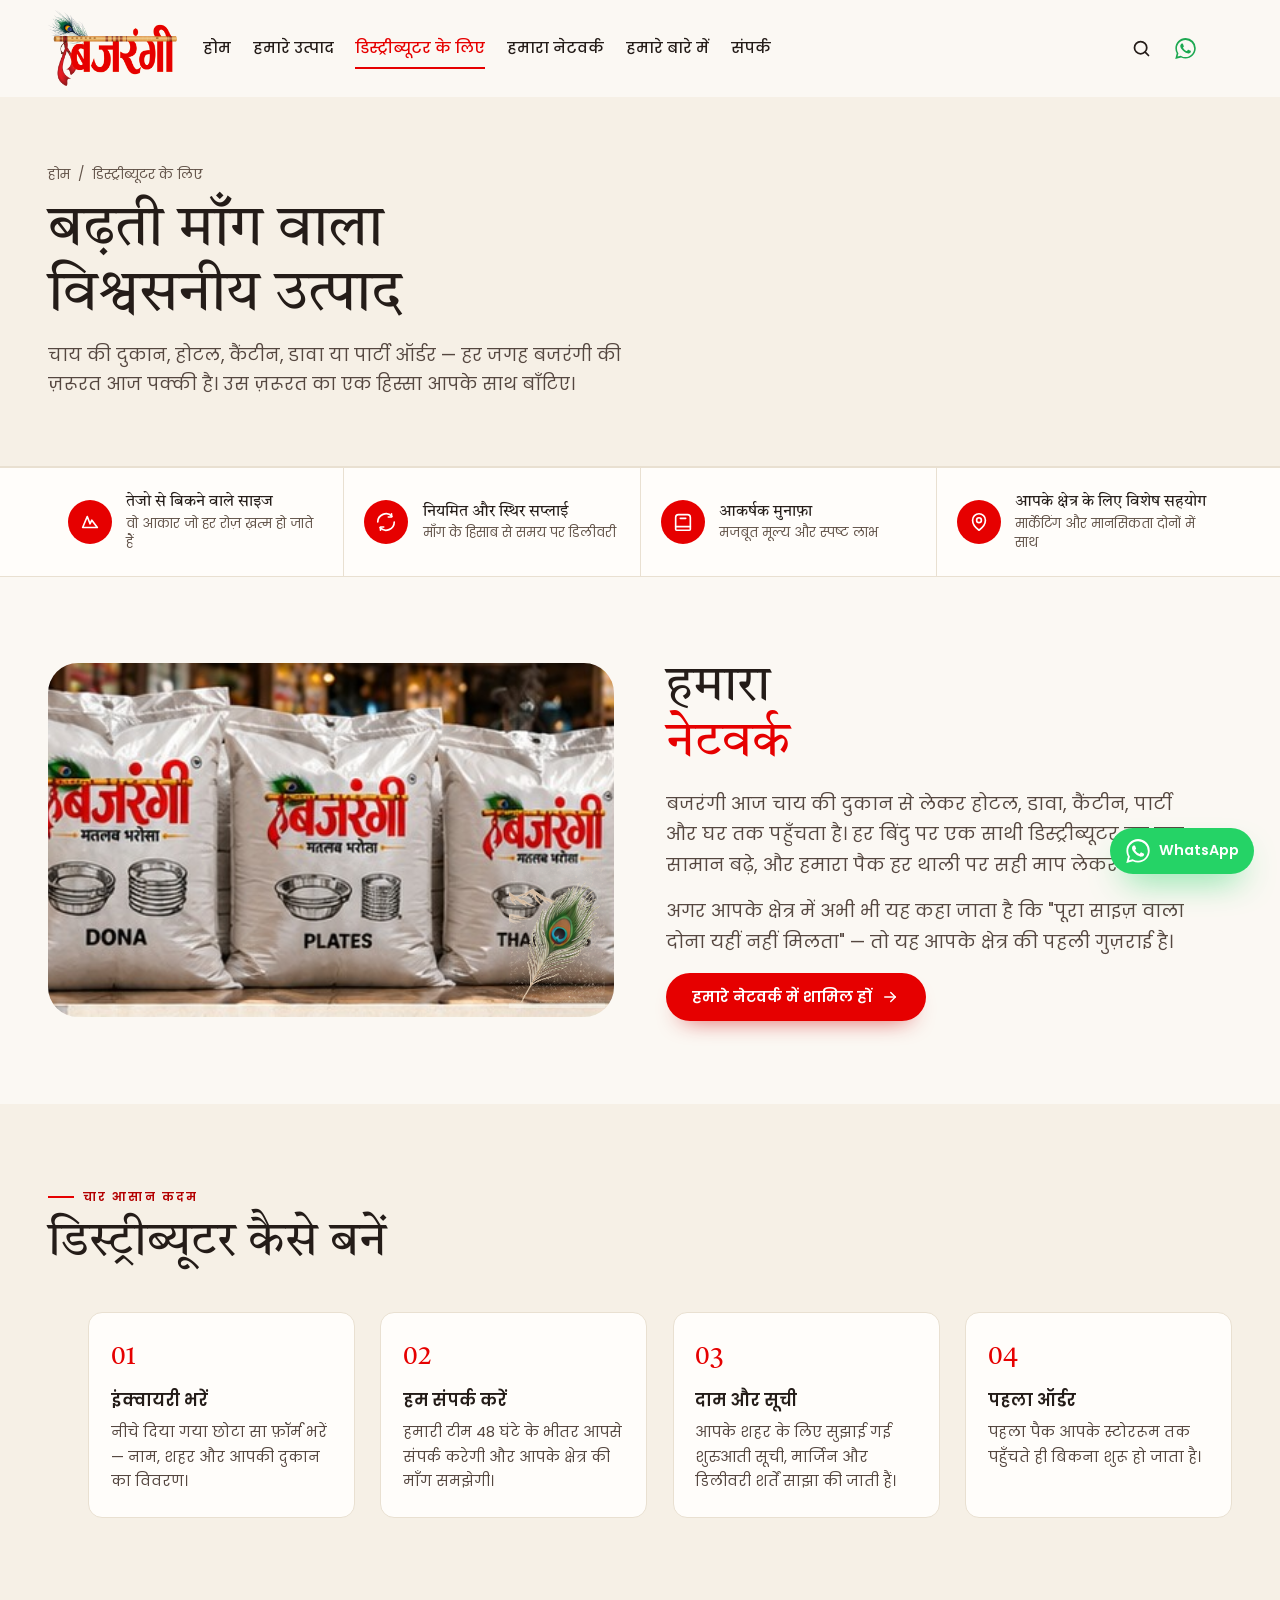
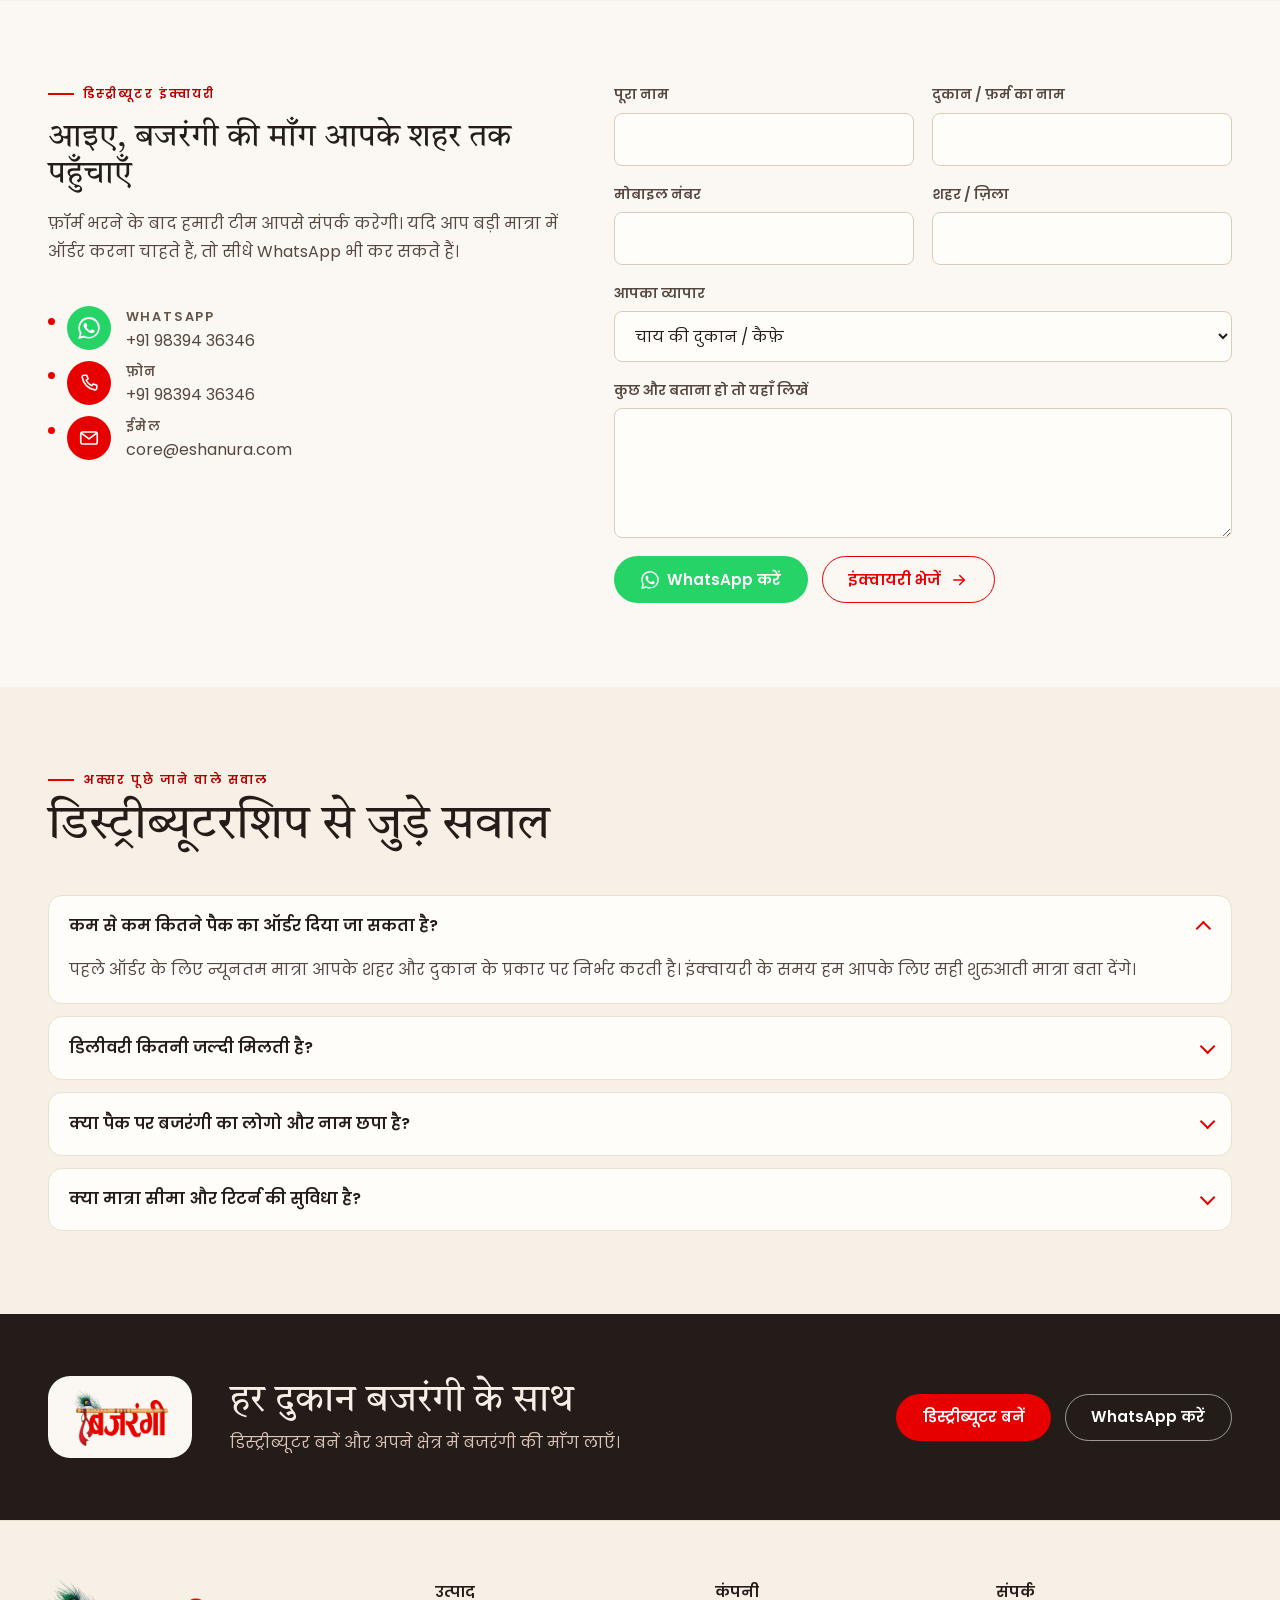
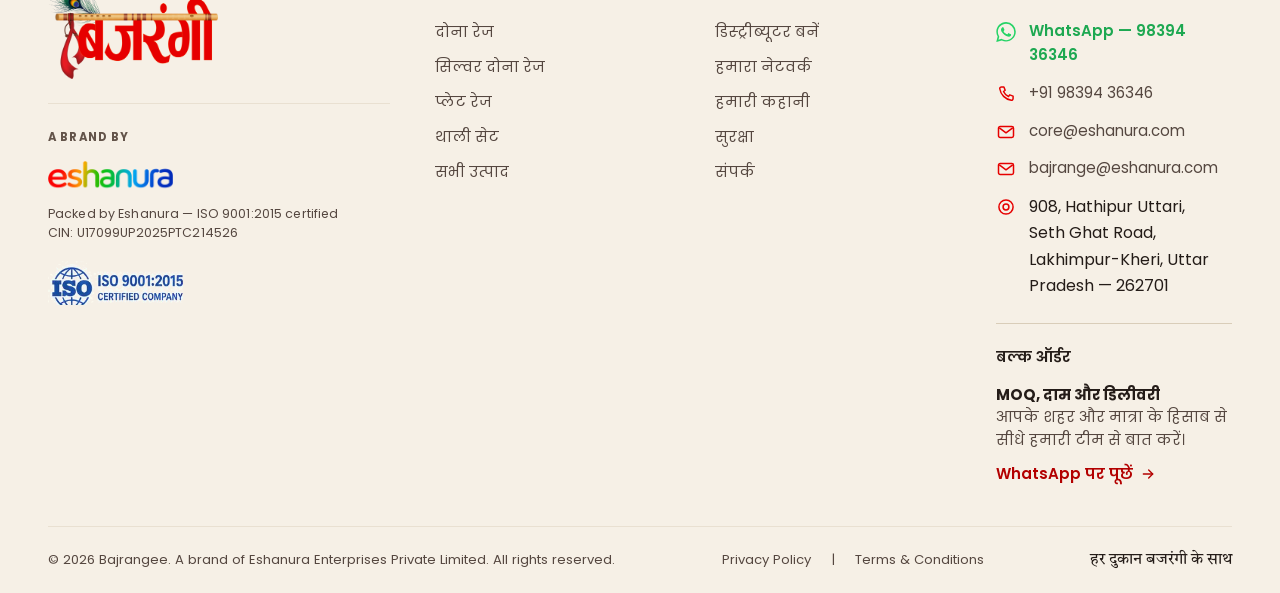
<file: distributors.html>
<!DOCTYPE html>
<html lang="hi" class="no-js">
<head>
<meta charset="utf-8">
<meta name="viewport" content="width=device-width, initial-scale=1">
<script>document.documentElement.className = "js";</script>
<title>डिस्ट्रीब्यूटर के लिए — बजरंगी | हर दुकान बजरंगी के साथ</title>
<meta name="description" content="बजरंगी के डिस्ट्रीब्यूटर बनें। तेजो से बिकने वाले साइज, नियमित और स्थिर सप्लाई, आकर्षक मार्जिन और आपके क्षेत्र के लिए विशेष सहयोग।">
<meta property="og:title" content="डिस्ट्रीब्यूटर के लिए — बजरंगी | हर दुकान बजरंगी के साथ">
<meta property="og:description" content="बजरंगी के डिस्ट्रीब्यूटर बनें। तेजो से बिकने वाले साइज, नियमित और स्थिर सप्लाई, आकर्षक मार्जिन और आपके क्षेत्र के लिए विशेष सहयोग।">
<meta property="og:type" content="website">
<meta property="og:image" content="assets/img/hero-scene.jpg">
<meta name="theme-color" content="#e60000">
<link rel="preconnect" href="https://fonts.googleapis.com">
<link rel="preconnect" href="https://fonts.gstatic.com" crossorigin>
<link rel="stylesheet" href="assets/css/styles.css">
<link rel="icon" href="assets/img/favicon.png" type="image/png">
<link rel="icon" href="assets/img/favicon-32.png" sizes="32x32" type="image/png">
<link rel="shortcut icon" href="assets/img/favicon.ico">
<link rel="apple-touch-icon" href="assets/img/favicon.png">
</head>
<body>
<a class="skip-link" href="#main">मुख्य सामग्री पर जाएँ</a>

<header class="header" id="site-header">
  <div class="wrap wrap--wide header__inner">
    <a class="brand" href="index.html" aria-label="बजरंगी — होम">
      <img src="assets/img/logo.png" alt="बजरंगी" width="640" height="376">
    </a>

    <nav class="nav" id="primary-nav" aria-label="मुख्य नेविगेशन">
      <a href="index.html">होम</a>
      <a href="products.html">हमारे उत्पाद</a>
      <a href="distributors.html" aria-current="page">डिस्ट्रीब्यूटर के लिए</a>
      <a href="retailers.html">हमारा नेटवर्क</a>
      <a href="about.html">हमारे बारे में</a>
      <a href="contact.html">संपर्क</a>
      <a class="btn btn--primary btn--sm nav__cta" href="#enquiry">डिस्ट्रीब्यूटर बनें</a>
    </nav>

    <div class="header__actions">
      <button class="icon-btn" type="button" data-open="search" aria-label="उत्पाद खोजें"><svg viewBox="0 0 24 24" fill="none" stroke="currentColor" stroke-width="2" aria-hidden="true"><circle cx="11" cy="11" r="7"/><path d="m20 20-3.5-3.5" stroke-linecap="round"/></svg></button>
      <a class="icon-btn icon-btn--wa" href="https://wa.me/919839436346?text=नमस्ते%20बजरंगी%20टीम,%20मुझे%20आपके%20उत्पादों%20के%20बारे%20में%20जानकारी%20चाहिए।" target="_blank" rel="noopener" aria-label="WhatsApp पर बात करें"><svg viewBox="0 0 24 24" fill="currentColor" aria-hidden="true"><path d="M17.47 14.38c-.3-.15-1.75-.86-2.02-.96-.27-.1-.47-.15-.67.15-.2.3-.77.96-.94 1.16-.17.2-.35.22-.65.07-.3-.15-1.25-.46-2.38-1.47-.88-.78-1.47-1.75-1.64-2.05-.17-.3-.02-.46.13-.61.13-.13.3-.35.45-.52.15-.17.2-.3.3-.5.1-.2.05-.37-.02-.52-.08-.15-.67-1.6-.92-2.2-.24-.58-.49-.5-.67-.51h-.57c-.2 0-.52.07-.8.37-.27.3-1.04 1.02-1.04 2.48s1.07 2.88 1.22 3.08c.15.2 2.1 3.2 5.08 4.49.71.3 1.26.49 1.69.63.71.22 1.36.19 1.87.12.57-.09 1.75-.72 2-1.41.25-.69.25-1.28.17-1.41-.07-.13-.27-.2-.57-.35M12.05 21.8h-.01a9.8 9.8 0 0 1-5-1.37l-.36-.21-3.72.98.99-3.63-.23-.37a9.79 9.79 0 0 1-1.5-5.23c0-5.41 4.4-9.81 9.82-9.81a9.75 9.75 0 0 1 6.94 2.88 9.74 9.74 0 0 1 2.87 6.94c0 5.41-4.4 9.81-9.81 9.81M20.46 3.5A11.76 11.76 0 0 0 12.05 0C5.6 0 .4 5.2.4 11.65c0 2.05.54 4.05 1.55 5.81L.3 24l6.68-1.75a11.6 11.6 0 0 0 5.06 1.19h.01c6.44 0 11.68-5.2 11.68-11.65A11.6 11.6 0 0 0 20.46 3.5"/></svg></a>
      <button class="nav__toggle" type="button" id="nav-toggle" aria-expanded="false" aria-controls="primary-nav" aria-label="मेन्यू खोलें"><svg viewBox="0 0 24 24" fill="none" stroke="currentColor" stroke-width="2" stroke-linecap="round" aria-hidden="true"><path d="M4 7h16M4 12h16M4 17h16"/></svg></button>
    </div>

    <a class="btn btn--primary header__cta" href="#enquiry">
      डिस्ट्रीब्यूटर बनें
      <svg viewBox="0 0 24 24" fill="none" stroke="currentColor" stroke-width="2" stroke-linecap="round" stroke-linejoin="round" aria-hidden="true"><path d="M5 12h14"/><path d="m13 6 6 6-6 6"/></svg>
    </a>
  </div>
</header>

<main id="main">

  <section class="page-head">
    <div class="wrap wrap--wide page-head__inner">
      <nav class="crumbs" aria-label="Breadcrumb"><a href="index.html">होम</a> <span aria-hidden="true">/</span> <span>डिस्ट्रीब्यूटर के लिए</span></nav>
      <h1>बढ़ती माँग वाला<br>विश्वसनीय उत्पाद</h1>
      <p class="lede">चाय की दुकान, होटल, कैंटीन, डावा या पार्टी ऑर्डर — हर जगह बजरंगी की ज़रूरत आज पक्की है। उस ज़रूरत का एक हिस्सा आपके साथ बाँटिए।</p>
    </div>
  </section>


  <section class="trust" aria-labelledby="trust-heading-h">
    <div class="wrap wrap--wide">
      <h2 class="sr-only" id="trust-heading-h">डिस्ट्रीब्यूटर के लाभ</h2>
      <ul class="trust__grid">
        <li class="trust__item">
          <span class="trust__icon" aria-hidden="true">
            <svg viewBox="0 0 24 24" fill="none" stroke="currentColor" stroke-width="1.8" stroke-linecap="round" stroke-linejoin="round"><path d="M4 18 9 6l3 8 2-4 6 8z" stroke-linejoin="round"/></svg>
          </span>
          <div>
            <h3>तेजो से बिकने वाले साइज</h3>
            <p>वो आकार जो हर रोज़ ख़त्म हो जाते हैं</p>
          </div>
        </li>
        <li class="trust__item">
          <span class="trust__icon" aria-hidden="true">
            <svg viewBox="0 0 24 24" fill="none" stroke="currentColor" stroke-width="1.8" stroke-linecap="round" stroke-linejoin="round"><path d="M3 12a9 9 0 0 1 15.5-6.2"/><path d="M21 12a9 9 0 0 1-15.5 6.2"/><path d="M18 3v3.5h-3.5M6 21v-3.5h3.5"/></svg>
          </span>
          <div>
            <h3>नियमित और स्थिर सप्लाई</h3>
            <p>माँग के हिसाब से समय पर डिलीवरी</p>
          </div>
        </li>
        <li class="trust__item">
          <span class="trust__icon" aria-hidden="true">
            <svg viewBox="0 0 24 24" fill="none" stroke="currentColor" stroke-width="1.8" stroke-linecap="round" stroke-linejoin="round"><path d="M4 17V7a3 3 0 0 1 3-3h10a3 3 0 0 1 3 3v10"/><path d="M4 17h16v3a1 1 0 0 1-1 1H5a1 1 0 0 1-1-1z"/><path d="M9 8h6"/></svg>
          </span>
          <div>
            <h3>आकर्षक मुनाफ़ा</h3>
            <p>मजबूत मूल्य और स्पष्ट लाभ</p>
          </div>
        </li>
        <li class="trust__item">
          <span class="trust__icon" aria-hidden="true">
            <svg viewBox="0 0 24 24" fill="none" stroke="currentColor" stroke-width="1.8" stroke-linecap="round" stroke-linejoin="round"><path d="M12 21s7-5.2 7-11a7 7 0 1 0-14 0c0 5.8 7 11 7 11Z"/><circle cx="12" cy="10" r="2.6"/></svg>
          </span>
          <div>
            <h3>आपके क्षेत्र के लिए विशेष सहयोग</h3>
            <p>मार्केटिंग और मानसिकता दोनों में साथ</p>
          </div>
        </li>
      </ul>
    </div>
  </section>

  <section class="section" id="network">
    <div class="wrap wrap--wide about">
      <div class="about__media">
        <img class="about__photo" src="assets/img/bags.jpg" alt="बजरंगी के दोना, प्लेट और थाली सेट के पैक" width="504" height="252" loading="lazy">
        <img class="about__peacock" src="assets/img/peacock.png" alt="" aria-hidden="true" width="128" height="186" loading="lazy">
      </div>
      <div class="about__copy">
        <h2>हमारा <span>नेटवर्क</span></h2>
        <p>बजरंगी आज चाय की दुकान से लेकर होटल, डावा, कैंटीन, पार्टी और घर तक पहुँचता है। हर बिंदु पर एक साथी डिस्ट्रीब्यूटर का पूरा सामान बढ़े, और हमारा पैक हर थाली पर सही माप लेकर आए।</p>
        <p>अगर आपके क्षेत्र में अभी भी यह कहा जाता है कि "पूरा साइज़ वाला दोना यहीं नहीं मिलता" — तो यह आपके क्षेत्र की पहली गुज़राई है।</p>
        <a class="btn btn--primary" href="#enquiry">
          हमारे नेटवर्क में शामिल हों
          <svg viewBox="0 0 24 24" fill="none" stroke="currentColor" stroke-width="2" stroke-linecap="round" stroke-linejoin="round" aria-hidden="true"><path d="M5 12h14"/><path d="m13 6 6 6-6 6"/></svg>
        </a>
      </div>
    </div>
  </section>

  <section class="section section--cream">
    <div class="wrap wrap--wide">
      <div class="section-head">
        <div class="section-head__text">
          <span class="eyebrow">चार आसान कदम</span>
          <h2 class="h2">डिस्ट्रीब्यूटर कैसे बनें</h2>
        </div>
      </div>
      <ol class="steps">
        <li><h3>इंक्वायरी भरें</h3><p>नीचे दिया गया छोटा सा फ़ॉर्म भरें — नाम, शहर और आपकी दुकान का विवरण।</p></li>
        <li><h3>हम संपर्क करें</h3><p>हमारी टीम 48 घंटे के भीतर आपसे संपर्क करेगी और आपके क्षेत्र की माँग समझेगी।</p></li>
        <li><h3>दाम और सूची</h3><p>आपके शहर के लिए सुझाई गई शुरुआती सूची, मार्जिन और डिलीवरी शर्तें साझा की जाती हैं।</p></li>
        <li><h3>पहला ऑर्डर</h3><p>पहला पैक आपके स्टोररूम तक पहुँचते ही बिकना शुरू हो जाता है।</p></li>
      </ol>
    </div>
  </section>

  <section class="section" id="enquiry">
    <div class="wrap wrap--wide contact-grid">
      <div class="prose">
        <span class="eyebrow">डिस्ट्रीब्यूटर इंक्वायरी</span>
        <h2 class="h2">आइए, बजरंगी की माँग आपके शहर तक पहुँचाएँ</h2>
        <p>फ़ॉर्म भरने के बाद हमारी टीम आपसे संपर्क करेगी। यदि आप बड़ी मात्रा में ऑर्डर करना चाहते हैं, तो सीधे WhatsApp भी कर सकते हैं।</p>
        <ul class="info-list" style="margin-top:1.5rem">
          <li>
            <span class="trust__icon" style="background:var(--wa)" aria-hidden="true"><svg viewBox="0 0 24 24" fill="currentColor" aria-hidden="true"><path d="M17.47 14.38c-.3-.15-1.75-.86-2.02-.96-.27-.1-.47-.15-.67.15-.2.3-.77.96-.94 1.16-.17.2-.35.22-.65.07-.3-.15-1.25-.46-2.38-1.47-.88-.78-1.47-1.75-1.64-2.05-.17-.3-.02-.46.13-.61.13-.13.3-.35.45-.52.15-.17.2-.3.3-.5.1-.2.05-.37-.02-.52-.08-.15-.67-1.6-.92-2.2-.24-.58-.49-.5-.67-.51h-.57c-.2 0-.52.07-.8.37-.27.3-1.04 1.02-1.04 2.48s1.07 2.88 1.22 3.08c.15.2 2.1 3.2 5.08 4.49.71.3 1.26.49 1.69.63.71.22 1.36.19 1.87.12.57-.09 1.75-.72 2-1.41.25-.69.25-1.28.17-1.41-.07-.13-.27-.2-.57-.35M12.05 21.8h-.01a9.8 9.8 0 0 1-5-1.37l-.36-.21-3.72.98.99-3.63-.23-.37a9.79 9.79 0 0 1-1.5-5.23c0-5.41 4.4-9.81 9.82-9.81a9.75 9.75 0 0 1 6.94 2.88 9.74 9.74 0 0 1 2.87 6.94c0 5.41-4.4 9.81-9.81 9.81M20.46 3.5A11.76 11.76 0 0 0 12.05 0C5.6 0 .4 5.2.4 11.65c0 2.05.54 4.05 1.55 5.81L.3 24l6.68-1.75a11.6 11.6 0 0 0 5.06 1.19h.01c6.44 0 11.68-5.2 11.68-11.65A11.6 11.6 0 0 0 20.46 3.5"/></svg></span>
            <div><h3>WhatsApp</h3><p><a href="https://wa.me/919839436346?text=नमस्ते%20बजरंगी%20टीम,%20मुझे%20आपके%20उत्पादों%20के%20बारे%20में%20जानकारी%20चाहिए।" target="_blank" rel="noopener">+91 98394 36346</a></p></div>
          </li>
          <li>
            <span class="trust__icon" aria-hidden="true">
              <svg viewBox="0 0 24 24" fill="none" stroke="currentColor" stroke-width="1.8" stroke-linecap="round" stroke-linejoin="round"><path d="M6.5 3.5h3l1.5 4-2 1.5a12 12 0 0 0 6 6l1.5-2 4 1.5v3a2 2 0 0 1-2.2 2A16.5 16.5 0 0 1 4.5 5.7a2 2 0 0 1 2-2.2Z" stroke-linejoin="round"/></svg>
            </span>
            <div><h3>फ़ोन</h3><p><a href="tel:+919839436346">+91 98394 36346</a></p></div>
          </li>
          <li>
            <span class="trust__icon" aria-hidden="true">
              <svg viewBox="0 0 24 24" fill="none" stroke="currentColor" stroke-width="1.8" stroke-linecap="round" stroke-linejoin="round"><rect x="3" y="5.5" width="18" height="13" rx="2"/><path d="m4 7 8 6 8-6" stroke-linejoin="round"/></svg>
            </span>
            <div><h3>ईमेल</h3><p><a href="mailto:core@eshanura.com">core@eshanura.com</a></p></div>
          </li>
        </ul>
      </div>

      <form class="form" action="#" method="post" novalidate>
        <div class="form__row">
          <div class="field">
            <label for="d-name">पूरा नाम</label>
            <input id="d-name" name="name" type="text" autocomplete="name" required>
          </div>
          <div class="field">
            <label for="d-shop">दुकान / फ़र्म का नाम</label>
            <input id="d-shop" name="shop" type="text" autocomplete="organization">
          </div>
        </div>
        <div class="form__row">
          <div class="field">
            <label for="d-phone">मोबाइल नंबर</label>
            <input id="d-phone" name="phone" type="tel" inputmode="tel" autocomplete="tel" required>
          </div>
          <div class="field">
            <label for="d-city">शहर / ज़िला</label>
            <input id="d-city" name="city" type="text" autocomplete="address-level2" required>
          </div>
        </div>
        <div class="field">
          <label for="d-type">आपका व्यापार</label>
          <select id="d-type" name="business">
            <option>चाय की दुकान / कैफ़े</option>
            <option>होटल / रेस्टोरेंट</option>
            <option>कैंटीन / मैस</option>
            <option>बेकरी / स्वीट्स</option>
            <option>किराना दुकान</option>
            <option>कैटरर / इवेंट</option>
            <option>अन्य</option>
          </select>
        </div>
        <div class="field">
          <label for="d-msg">कुछ और बताना हो तो यहाँ लिखें</label>
          <textarea id="d-msg" name="message" rows="4"></textarea>
        </div>
        <div class="cta-band__actions">
          <a class="btn btn--wa btn--lg" href="https://wa.me/919839436346?text=नमस्ते%20बजरंगी%20टीम,%20मुझे%20आपके%20उत्पादों%20के%20बारे%20में%20जानकारी%20चाहिए।" target="_blank" rel="noopener">
            <svg viewBox="0 0 24 24" fill="currentColor" aria-hidden="true"><path d="M17.47 14.38c-.3-.15-1.75-.86-2.02-.96-.27-.1-.47-.15-.67.15-.2.3-.77.96-.94 1.16-.17.2-.35.22-.65.07-.3-.15-1.25-.46-2.38-1.47-.88-.78-1.47-1.75-1.64-2.05-.17-.3-.02-.46.13-.61.13-.13.3-.35.45-.52.15-.17.2-.3.3-.5.1-.2.05-.37-.02-.52-.08-.15-.67-1.6-.92-2.2-.24-.58-.49-.5-.67-.51h-.57c-.2 0-.52.07-.8.37-.27.3-1.04 1.02-1.04 2.48s1.07 2.88 1.22 3.08c.15.2 2.1 3.2 5.08 4.49.71.3 1.26.49 1.69.63.71.22 1.36.19 1.87.12.57-.09 1.75-.72 2-1.41.25-.69.25-1.28.17-1.41-.07-.13-.27-.2-.57-.35M12.05 21.8h-.01a9.8 9.8 0 0 1-5-1.37l-.36-.21-3.72.98.99-3.63-.23-.37a9.79 9.79 0 0 1-1.5-5.23c0-5.41 4.4-9.81 9.82-9.81a9.75 9.75 0 0 1 6.94 2.88 9.74 9.74 0 0 1 2.87 6.94c0 5.41-4.4 9.81-9.81 9.81M20.46 3.5A11.76 11.76 0 0 0 12.05 0C5.6 0 .4 5.2.4 11.65c0 2.05.54 4.05 1.55 5.81L.3 24l6.68-1.75a11.6 11.6 0 0 0 5.06 1.19h.01c6.44 0 11.68-5.2 11.68-11.65A11.6 11.6 0 0 0 20.46 3.5"/></svg> WhatsApp करें
          </a>
          <button class="btn btn--ghost" type="submit">
            इंक्वायरी भेजें
            <svg viewBox="0 0 24 24" fill="none" stroke="currentColor" stroke-width="2" stroke-linecap="round" stroke-linejoin="round" aria-hidden="true"><path d="M5 12h14"/><path d="m13 6 6 6-6 6"/></svg>
          </button>
        </div>
      </form>
    </div>
  </section>

  <section class="section section--cream">
    <div class="wrap wrap--wide">
      <div class="section-head">
        <div class="section-head__text">
          <span class="eyebrow">अक्सर पूछे जाने वाले सवाल</span>
          <h2 class="h2">डिस्ट्रीब्यूटरशिप से जुड़े सवाल</h2>
        </div>
      </div>
      <div class="faq">
        <details open>
          <summary>कम से कम कितने पैक का ऑर्डर दिया जा सकता है?</summary>
          <p>पहले ऑर्डर के लिए न्यूनतम मात्रा आपके शहर और दुकान के प्रकार पर निर्भर करती है। इंक्वायरी के समय हम आपके लिए सही शुरुआती मात्रा बता देंगे।</p>
        </details>
        <details>
          <summary>डिलीवरी कितनी जल्दी मिलती है?</summary>
          <p>स्टॉक की पुष्टि के बाद सामान्यतः 3 से 7 कार्य दिवस में डिलीवरी हो जाती है। बड़े ऑर्डर के लिए समय अलग हो सकता है।</p>
        </details>
        <details>
          <summary>क्या पैक पर बजरंगी का लोगो और नाम छपा है?</summary>
          <p>हाँ। सभी पैक बजरंगी के ब्रांडेड लेबल के साथ आते हैं, जिसमें मात्रा, आकार और निर्माता का विवरण स्पष्ट रूप से लिखा होता है।</p>
        </details>
        <details>
          <summary>क्या मात्रा सीमा और रिटर्न की सुविधा है?</summary>
          <p>हाँ, हमारी शर्तों के अनुसार पैक खोलने के बाद लौटाने या एक्सचेंज की सुविधा उपलब्ध है। विवरण के लिए टर्म्स एंड कंडीशन्स देखें।</p>
        </details>
      </div>
    </div>
  </section>


  <section class="cta-band">
    <div class="wrap wrap--wide cta-band__inner">
      <span class="cta-band__mark"><img src="assets/img/logo.png" alt="बजरंगी" width="900" height="529" loading="lazy"></span>
      <div>
        <h2>हर दुकान बजरंगी के साथ</h2>
        <p>डिस्ट्रीब्यूटर बनें और अपने क्षेत्र में बजरंगी की माँग लाएँ।</p>
      </div>
      <div class="cta-band__actions">
        <a class="btn btn--on-dark" href="distributors.html#enquiry">डिस्ट्रीब्यूटर बनें</a>
        <a class="btn btn--outline-light" href="https://wa.me/919839436346?text=नमस्ते%20बजरंगी%20टीम,%20मुझे%20आपके%20उत्पादों%20के%20बारे%20में%20जानकारी%20चाहिए।" target="_blank" rel="noopener">WhatsApp करें</a>
      </div>
    </div>
  </section>
</main>

<div class="scrim" id="scrim"></div>

<aside class="drawer" id="panel-search" aria-labelledby="search-title" inert>
  <div class="drawer__head">
    <h2 id="search-title">उत्पाद खोजें</h2>
    <button class="icon-btn" type="button" data-close aria-label="खोज बंद करें"><svg viewBox="0 0 24 24" fill="none" stroke="currentColor" stroke-width="2" stroke-linecap="round" aria-hidden="true"><path d="m6 6 12 12M18 6 6 18"/></svg></button>
  </div>
  <div class="drawer__body">
    <div class="search-field">
      <svg viewBox="0 0 24 24" fill="none" stroke="currentColor" stroke-width="2" aria-hidden="true"><circle cx="11" cy="11" r="7"/><path d="m20 20-3.5-3.5" stroke-linecap="round"/></svg>
      <label class="sr-only" for="search-input">उत्पाद खोजें</label>
      <input id="search-input" type="search" placeholder="जैसे &ldquo;6 इंच दोना&rdquo; या &ldquo;कटोरा&rdquo;" autocomplete="off">
    </div>
    <p class="form-note" id="search-count" aria-live="polite" style="margin-top:.85rem">आकार, उपयोग या नाम से उत्पाद खोजें।</p>
    <div class="search-grid" id="search-results"></div>
  </div>
</aside>


<footer class="footer">
  <div class="wrap wrap--wide">
    <div class="footer__grid">
      <div class="footer__brand">
        <a class="brand" href="index.html" aria-label="बजरंगी — होम">
          <img src="assets/img/logo.png" alt="बजरंगी" width="640" height="376">
        </a>
        <div class="parent-brand">
          <span class="parent-brand__kicker">A brand by</span>
          <a class="parent-brand__link" href="https://eshanura.com" target="_blank" rel="noopener noreferrer" aria-label="Eshanura Enterprises — मूल कंपनी">
            <img class="footer__esh" src="assets/img/eshanura.png" alt="Eshanura Enterprises Private Limited" width="560" height="132" loading="lazy">
          </a>
          <small>Packed by Eshanura &mdash; ISO 9001:2015 certified<br>CIN: U17099UP2025PTC214526</small>
          <img class="footer__iso" src="assets/img/iso.png" alt="ISO 9001:2015 certified company" width="230" height="72" loading="lazy">
        </div>
      </div>

      <nav aria-label="उत्पाद">
        <h2 class="footer__h">उत्पाद</h2>
        <ul class="footer__links">
          <li><a href="range-dona.html">दोना रेज</a></li>
          <li><a href="range-dona.html">सिल्वर दोना रेज</a></li>
          <li><a href="range-plates.html">प्लेट रेज</a></li>
          <li><a href="range-thali.html">थाली सेट</a></li>
          <li><a href="products.html">सभी उत्पाद</a></li>
        </ul>
      </nav>

      <nav aria-label="कंपनी">
        <h2 class="footer__h">कंपनी</h2>
        <ul class="footer__links">
          <li><a href="distributors.html#enquiry">डिस्ट्रीब्यूटर बनें</a></li>
          <li><a href="retailers.html">हमारा नेटवर्क</a></li>
          <li><a href="about.html#story">हमारी कहानी</a></li>
          <li><a href="about.html#quality">सुरक्षा</a></li>
          <li><a href="contact.html">संपर्क</a></li>
        </ul>
      </nav>

      <div>
        <h2 class="footer__h">संपर्क</h2>
        <ul class="footer__contact">
          <li class="footer__contact--wa"><svg viewBox="0 0 24 24" fill="currentColor" aria-hidden="true"><path d="M17.47 14.38c-.3-.15-1.75-.86-2.02-.96-.27-.1-.47-.15-.67.15-.2.3-.77.96-.94 1.16-.17.2-.35.22-.65.07-.3-.15-1.25-.46-2.38-1.47-.88-.78-1.47-1.75-1.64-2.05-.17-.3-.02-.46.13-.61.13-.13.3-.35.45-.52.15-.17.2-.3.3-.5.1-.2.05-.37-.02-.52-.08-.15-.67-1.6-.92-2.2-.24-.58-.49-.5-.67-.51h-.57c-.2 0-.52.07-.8.37-.27.3-1.04 1.02-1.04 2.48s1.07 2.88 1.22 3.08c.15.2 2.1 3.2 5.08 4.49.71.3 1.26.49 1.69.63.71.22 1.36.19 1.87.12.57-.09 1.75-.72 2-1.41.25-.69.25-1.28.17-1.41-.07-.13-.27-.2-.57-.35M12.05 21.8h-.01a9.8 9.8 0 0 1-5-1.37l-.36-.21-3.72.98.99-3.63-.23-.37a9.79 9.79 0 0 1-1.5-5.23c0-5.41 4.4-9.81 9.82-9.81a9.75 9.75 0 0 1 6.94 2.88 9.74 9.74 0 0 1 2.87 6.94c0 5.41-4.4 9.81-9.81 9.81M20.46 3.5A11.76 11.76 0 0 0 12.05 0C5.6 0 .4 5.2.4 11.65c0 2.05.54 4.05 1.55 5.81L.3 24l6.68-1.75a11.6 11.6 0 0 0 5.06 1.19h.01c6.44 0 11.68-5.2 11.68-11.65A11.6 11.6 0 0 0 20.46 3.5"/></svg><a href="https://wa.me/919839436346?text=नमस्ते%20बजरंगी%20टीम,%20मुझे%20आपके%20उत्पादों%20के%20बारे%20में%20जानकारी%20चाहिए।" target="_blank" rel="noopener">WhatsApp — 98394 36346</a></li>
          <li><svg viewBox="0 0 24 24" fill="none" stroke="currentColor" stroke-width="1.8" aria-hidden="true"><path d="M6.5 3.5h3l1.5 4-2 1.5a12 12 0 0 0 6 6l1.5-2 4 1.5v3a2 2 0 0 1-2.2 2A16.5 16.5 0 0 1 4.5 5.7a2 2 0 0 1 2-2.2Z" stroke-linejoin="round"/></svg><a href="tel:+919839436346">+91 98394 36346</a></li>
          <li><svg viewBox="0 0 24 24" fill="none" stroke="currentColor" stroke-width="1.8" aria-hidden="true"><rect x="3" y="5.5" width="18" height="13" rx="2"/><path d="m4 7 8 6 8-6" stroke-linejoin="round"/></svg><a href="mailto:core@eshanura.com">core@eshanura.com</a></li>
          <li><svg viewBox="0 0 24 24" fill="none" stroke="currentColor" stroke-width="1.8" aria-hidden="true"><rect x="3" y="5.5" width="18" height="13" rx="2"/><path d="m4 7 8 6 8-6" stroke-linejoin="round"/></svg><a href="mailto:bajrange@eshanura.com">bajrange@eshanura.com</a></li>
          <li><svg viewBox="0 0 24 24" fill="none" stroke="currentColor" stroke-width="1.8" aria-hidden="true"><circle cx="12" cy="12" r="8.5"/><circle cx="12" cy="12" r="3.5"/></svg><span>908, Hathipur Uttari,<br>Seth Ghat Road,<br>Lakhimpur-Kheri, Uttar Pradesh &mdash; 262701</span></li>
        </ul>
        <div class="footer__order">
          <h2 class="footer__h">बल्क ऑर्डर</h2>
          <p class="footer__order-text"><strong>MOQ, दाम और डिलीवरी</strong><br>आपके शहर और मात्रा के हिसाब से सीधे हमारी टीम से बात करें।</p>
          <a class="footer__order-link" href="https://wa.me/919839436346?text=नमस्ते%20बजरंगी%20टीम,%20मुझे%20आपके%20उत्पादों%20के%20बारे%20में%20जानकारी%20चाहिए।" target="_blank" rel="noopener">WhatsApp पर पूछें <svg viewBox="0 0 24 24" fill="none" stroke="currentColor" stroke-width="2" stroke-linecap="round" stroke-linejoin="round" aria-hidden="true"><path d="M5 12h14"/><path d="m13 6 6 6-6 6"/></svg></a>
        </div>
      </div>
    </div>

    <div class="footer__bar">
      <p>&copy; <span data-year>2026</span> Bajrangee. A brand of Eshanura Enterprises Private Limited. All rights reserved.</p>
      <nav aria-label="Legal">
        <a href="legal.html">Privacy Policy</a>
        <span aria-hidden="true">|</span>
        <a href="legal.html#terms">Terms &amp; Conditions</a>
      </nav>
      <p class="footer__tag">हर दुकान बजरंगी के साथ</p>
    </div>
  </div>
</footer>


<a class="wa-fab" href="https://wa.me/919839436346?text=नमस्ते%20बजरंगी%20टीम,%20मुझे%20आपके%20उत्पादों%20के%20बारे%20में%20जानकारी%20चाहिए।" target="_blank" rel="noopener" aria-label="WhatsApp पर बात करें">
  <svg viewBox="0 0 24 24" fill="currentColor" aria-hidden="true"><path d="M17.47 14.38c-.3-.15-1.75-.86-2.02-.96-.27-.1-.47-.15-.67.15-.2.3-.77.96-.94 1.16-.17.2-.35.22-.65.07-.3-.15-1.25-.46-2.38-1.47-.88-.78-1.47-1.75-1.64-2.05-.17-.3-.02-.46.13-.61.13-.13.3-.35.45-.52.15-.17.2-.3.3-.5.1-.2.05-.37-.02-.52-.08-.15-.67-1.6-.92-2.2-.24-.58-.49-.5-.67-.51h-.57c-.2 0-.52.07-.8.37-.27.3-1.04 1.02-1.04 2.48s1.07 2.88 1.22 3.08c.15.2 2.1 3.2 5.08 4.49.71.3 1.26.49 1.69.63.71.22 1.36.19 1.87.12.57-.09 1.75-.72 2-1.41.25-.69.25-1.28.17-1.41-.07-.13-.27-.2-.57-.35M12.05 21.8h-.01a9.8 9.8 0 0 1-5-1.37l-.36-.21-3.72.98.99-3.63-.23-.37a9.79 9.79 0 0 1-1.5-5.23c0-5.41 4.4-9.81 9.82-9.81a9.75 9.75 0 0 1 6.94 2.88 9.74 9.74 0 0 1 2.87 6.94c0 5.41-4.4 9.81-9.81 9.81M20.46 3.5A11.76 11.76 0 0 0 12.05 0C5.6 0 .4 5.2.4 11.65c0 2.05.54 4.05 1.55 5.81L.3 24l6.68-1.75a11.6 11.6 0 0 0 5.06 1.19h.01c6.44 0 11.68-5.2 11.68-11.65A11.6 11.6 0 0 0 20.46 3.5"/></svg><span class="wa-fab__label">WhatsApp</span>
</a>

<button class="to-top" type="button" id="to-top" aria-label="ऊपर जाएँ"><svg viewBox="0 0 24 24" fill="none" stroke="currentColor" stroke-width="2" stroke-linecap="round" stroke-linejoin="round" aria-hidden="true"><path d="M12 19V5"/><path d="m6 11 6-6 6 6"/></svg></button>

<div class="mobile-bar">
  <a class="btn btn--wa" href="https://wa.me/919839436346?text=नमस्ते%20बजरंगी%20टीम,%20मुझे%20आपके%20उत्पादों%20के%20बारे%20में%20जानकारी%20चाहिए।" target="_blank" rel="noopener" aria-label="WhatsApp पर बात करें">
    <svg viewBox="0 0 24 24" fill="currentColor" aria-hidden="true"><path d="M17.47 14.38c-.3-.15-1.75-.86-2.02-.96-.27-.1-.47-.15-.67.15-.2.3-.77.96-.94 1.16-.17.2-.35.22-.65.07-.3-.15-1.25-.46-2.38-1.47-.88-.78-1.47-1.75-1.64-2.05-.17-.3-.02-.46.13-.61.13-.13.3-.35.45-.52.15-.17.2-.3.3-.5.1-.2.05-.37-.02-.52-.08-.15-.67-1.6-.92-2.2-.24-.58-.49-.5-.67-.51h-.57c-.2 0-.52.07-.8.37-.27.3-1.04 1.02-1.04 2.48s1.07 2.88 1.22 3.08c.15.2 2.1 3.2 5.08 4.49.71.3 1.26.49 1.69.63.71.22 1.36.19 1.87.12.57-.09 1.75-.72 2-1.41.25-.69.25-1.28.17-1.41-.07-.13-.27-.2-.57-.35M12.05 21.8h-.01a9.8 9.8 0 0 1-5-1.37l-.36-.21-3.72.98.99-3.63-.23-.37a9.79 9.79 0 0 1-1.5-5.23c0-5.41 4.4-9.81 9.82-9.81a9.75 9.75 0 0 1 6.94 2.88 9.74 9.74 0 0 1 2.87 6.94c0 5.41-4.4 9.81-9.81 9.81M20.46 3.5A11.76 11.76 0 0 0 12.05 0C5.6 0 .4 5.2.4 11.65c0 2.05.54 4.05 1.55 5.81L.3 24l6.68-1.75a11.6 11.6 0 0 0 5.06 1.19h.01c6.44 0 11.68-5.2 11.68-11.65A11.6 11.6 0 0 0 20.46 3.5"/></svg> चैट
  </a>
  <a class="btn btn--ghost" href="tel:+919839436346" aria-label="फ़ोन करें"><svg viewBox="0 0 24 24" fill="none" stroke="currentColor" stroke-width="1.8" aria-hidden="true"><path d="M6.5 3.5h3l1.5 4-2 1.5a12 12 0 0 0 6 6l1.5-2 4 1.5v3a2 2 0 0 1-2.2 2A16.5 16.5 0 0 1 4.5 5.7a2 2 0 0 1 2-2.2Z" stroke-linejoin="round"/></svg> कॉल</a>
  <a class="btn btn--primary" href="https://wa.me/919839436346?text=नमस्ते%20बजरंगी%20टीम,%20मुझे%20आपके%20उत्पादों%20के%20बारे%20में%20जानकारी%20चाहिए।" target="_blank" rel="noopener" aria-label="दाम और मात्रा पूछें">
    दाम पूछें
  </a>
</div>

<script src="assets/js/catalogue.js" defer></script>
<script src="assets/js/main.js" defer></script>
</body>
</html>
</file>
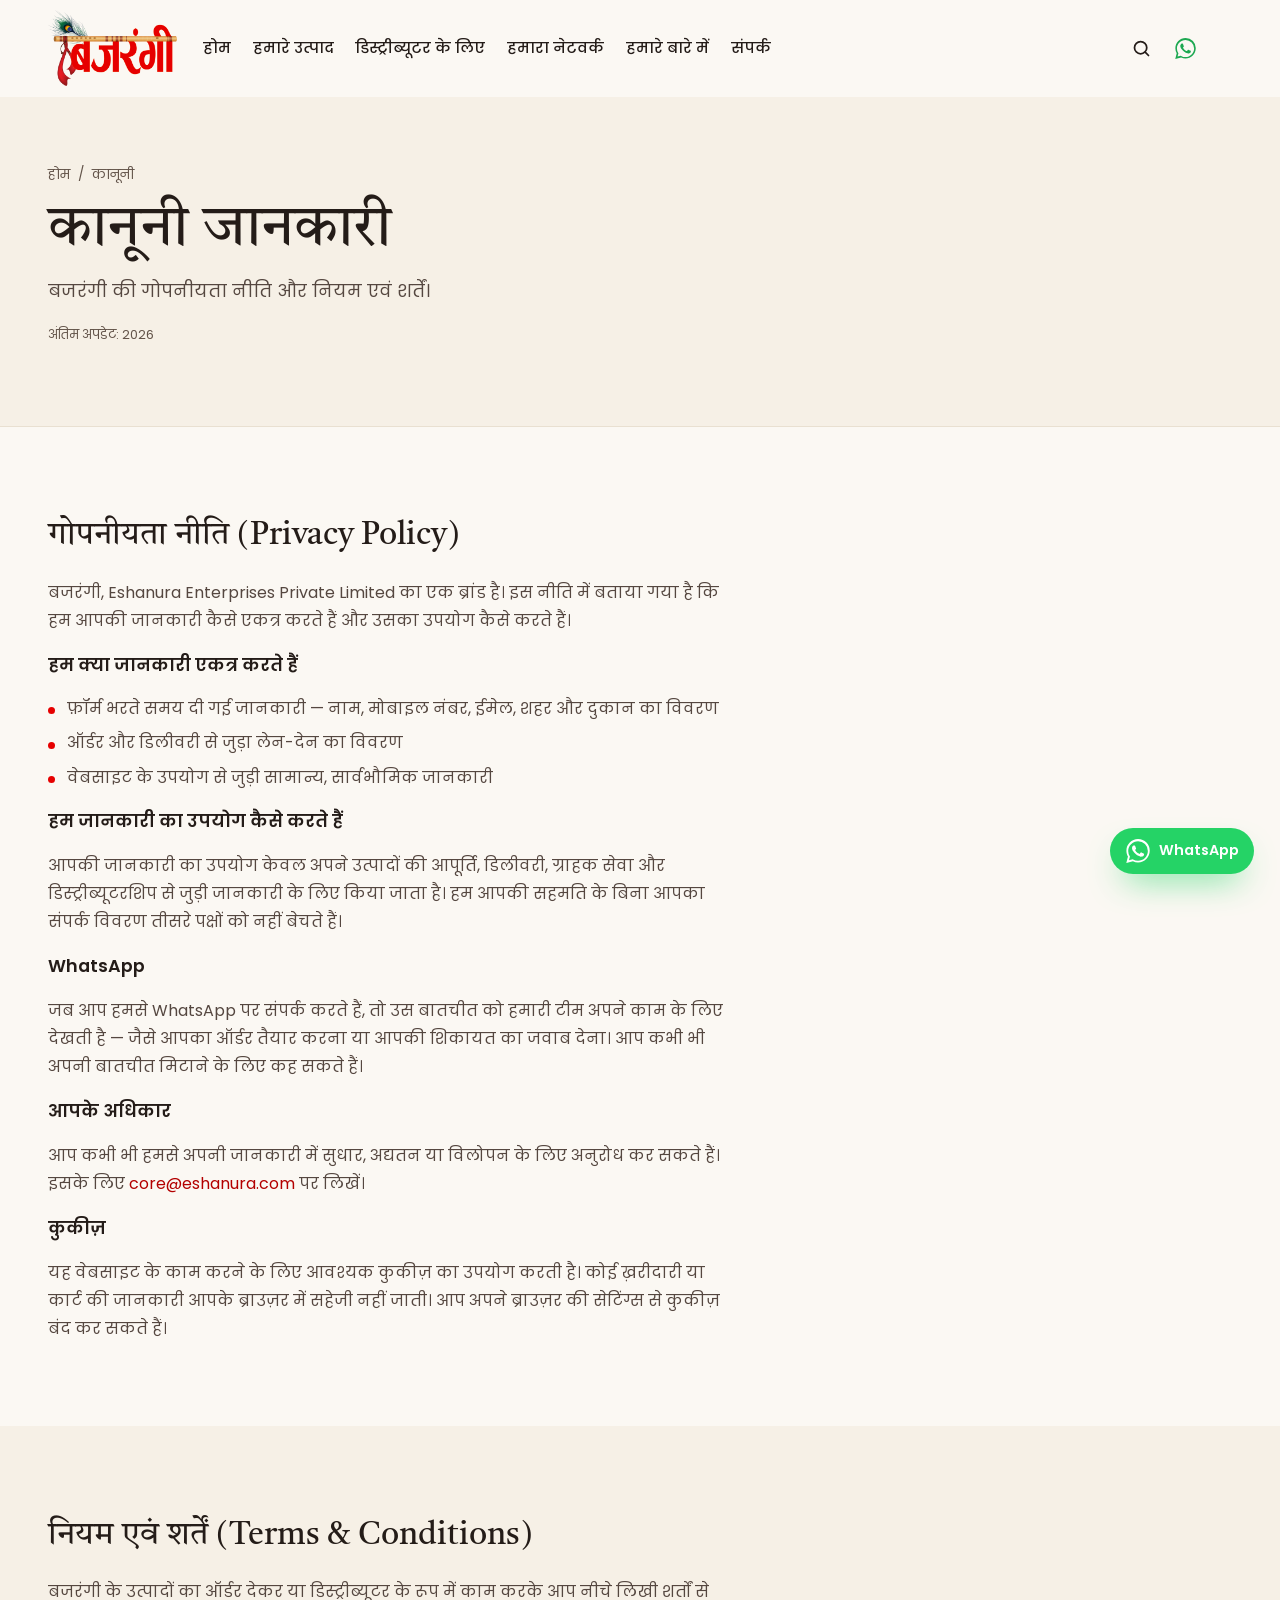
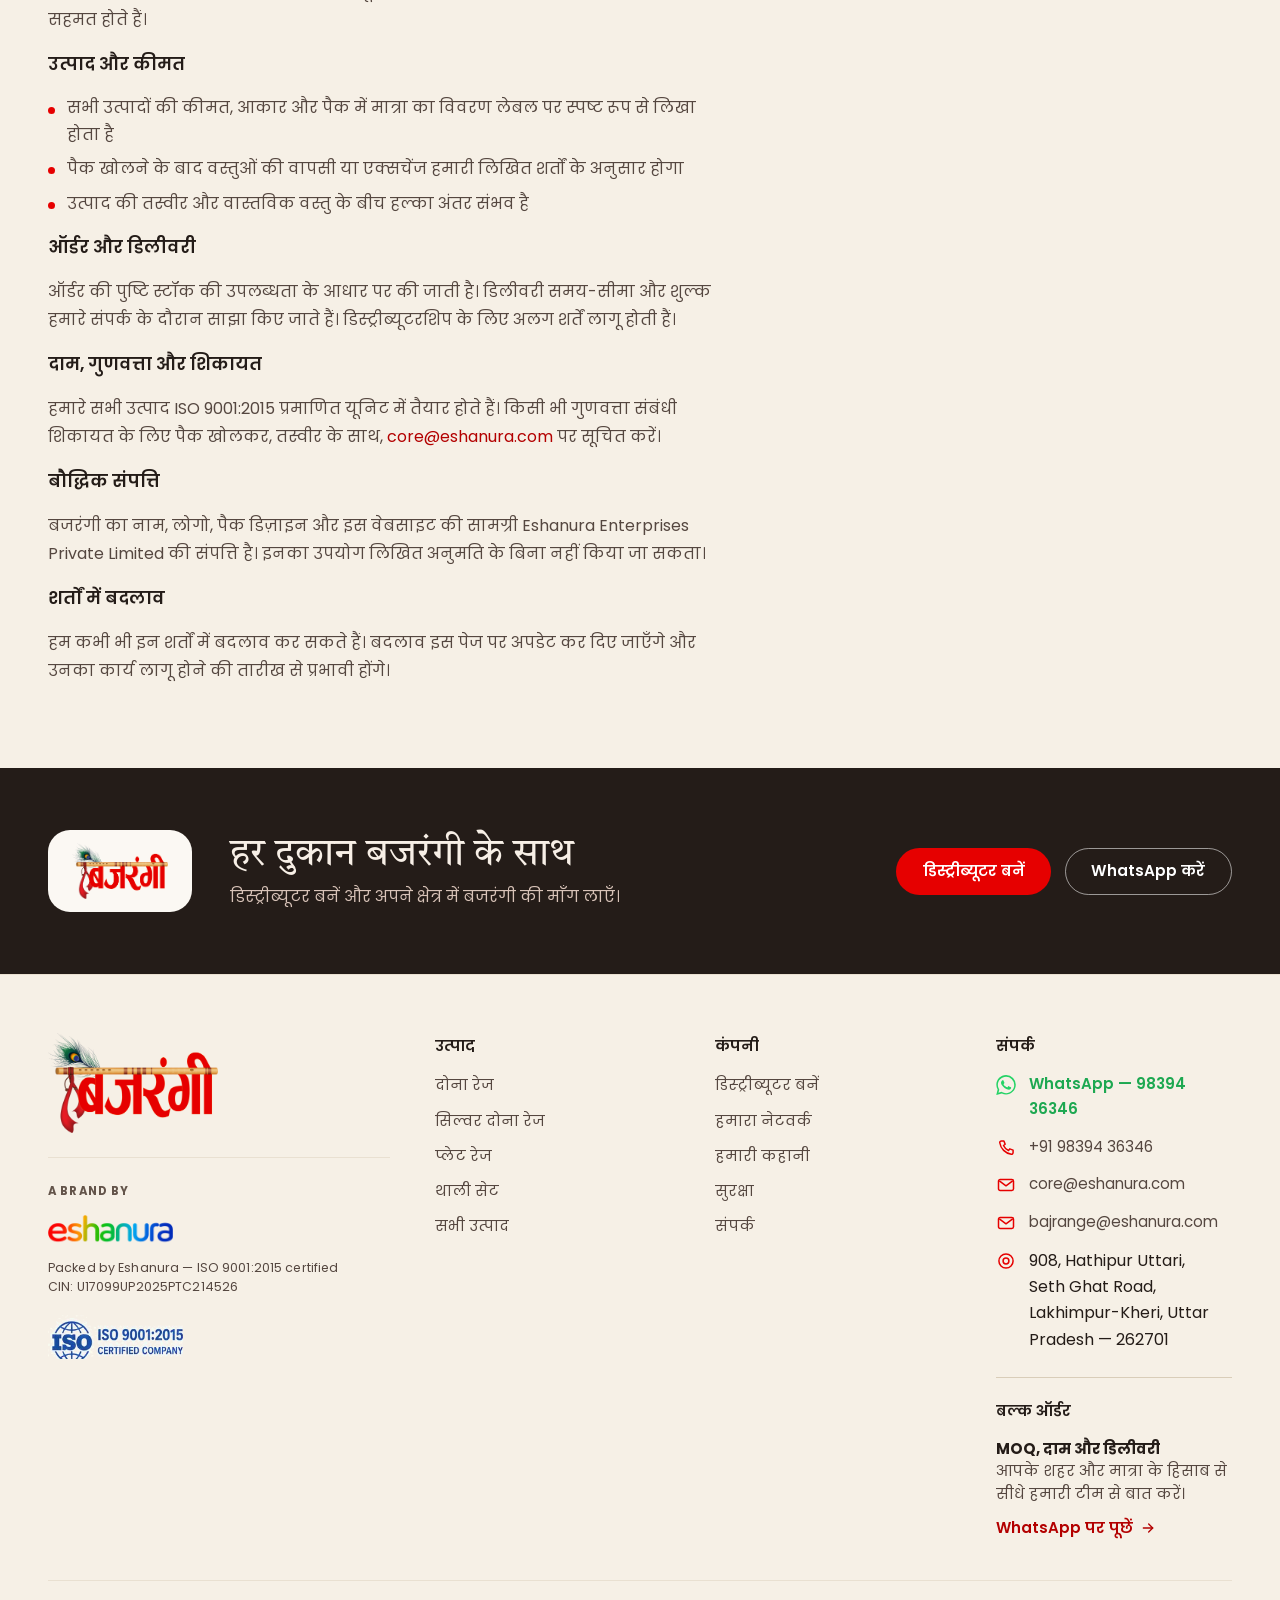
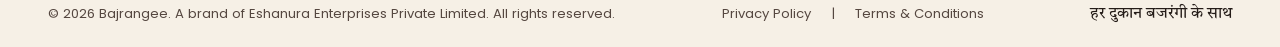
<file: legal.html>
<!DOCTYPE html>
<html lang="hi" class="no-js">
<head>
<meta charset="utf-8">
<meta name="viewport" content="width=device-width, initial-scale=1">
<script>document.documentElement.className = "js";</script>
<title>गोपनीयता नीति और नियम एवं शर्तें | बजरंगी</title>
<meta name="description" content="बजरंगी की गोपनीयता नीति और नियम एवं शर्तें — Eshanura Enterprises Private Limited, ISO 9001:2015 प्रमाणित निर्माण।">
<meta property="og:title" content="गोपनीयता नीति और नियम एवं शर्तें | बजरंगी">
<meta property="og:description" content="बजरंगी की गोपनीयता नीति और नियम एवं शर्तें — Eshanura Enterprises Private Limited, ISO 9001:2015 प्रमाणित निर्माण।">
<meta property="og:type" content="website">
<meta property="og:image" content="assets/img/hero-scene.jpg">
<meta name="theme-color" content="#e60000">
<link rel="preconnect" href="https://fonts.googleapis.com">
<link rel="preconnect" href="https://fonts.gstatic.com" crossorigin>
<link rel="stylesheet" href="assets/css/styles.css">
<link rel="icon" href="assets/img/favicon.png" type="image/png">
<link rel="icon" href="assets/img/favicon-32.png" sizes="32x32" type="image/png">
<link rel="shortcut icon" href="assets/img/favicon.ico">
<link rel="apple-touch-icon" href="assets/img/favicon.png">
</head>
<body>
<a class="skip-link" href="#main">मुख्य सामग्री पर जाएँ</a>

<header class="header" id="site-header">
  <div class="wrap wrap--wide header__inner">
    <a class="brand" href="index.html" aria-label="बजरंगी — होम">
      <img src="assets/img/logo.png" alt="बजरंगी" width="640" height="376">
    </a>

    <nav class="nav" id="primary-nav" aria-label="मुख्य नेविगेशन">
      <a href="index.html">होम</a>
      <a href="products.html">हमारे उत्पाद</a>
      <a href="distributors.html">डिस्ट्रीब्यूटर के लिए</a>
      <a href="retailers.html">हमारा नेटवर्क</a>
      <a href="about.html">हमारे बारे में</a>
      <a href="contact.html">संपर्क</a>
      <a class="btn btn--primary btn--sm nav__cta" href="distributors.html#enquiry">डिस्ट्रीब्यूटर बनें</a>
    </nav>

    <div class="header__actions">
      <button class="icon-btn" type="button" data-open="search" aria-label="उत्पाद खोजें"><svg viewBox="0 0 24 24" fill="none" stroke="currentColor" stroke-width="2" aria-hidden="true"><circle cx="11" cy="11" r="7"/><path d="m20 20-3.5-3.5" stroke-linecap="round"/></svg></button>
      <a class="icon-btn icon-btn--wa" href="https://wa.me/919839436346?text=नमस्ते%20बजरंगी%20टीम,%20मुझे%20आपके%20उत्पादों%20के%20बारे%20में%20जानकारी%20चाहिए।" target="_blank" rel="noopener" aria-label="WhatsApp पर बात करें"><svg viewBox="0 0 24 24" fill="currentColor" aria-hidden="true"><path d="M17.47 14.38c-.3-.15-1.75-.86-2.02-.96-.27-.1-.47-.15-.67.15-.2.3-.77.96-.94 1.16-.17.2-.35.22-.65.07-.3-.15-1.25-.46-2.38-1.47-.88-.78-1.47-1.75-1.64-2.05-.17-.3-.02-.46.13-.61.13-.13.3-.35.45-.52.15-.17.2-.3.3-.5.1-.2.05-.37-.02-.52-.08-.15-.67-1.6-.92-2.2-.24-.58-.49-.5-.67-.51h-.57c-.2 0-.52.07-.8.37-.27.3-1.04 1.02-1.04 2.48s1.07 2.88 1.22 3.08c.15.2 2.1 3.2 5.08 4.49.71.3 1.26.49 1.69.63.71.22 1.36.19 1.87.12.57-.09 1.75-.72 2-1.41.25-.69.25-1.28.17-1.41-.07-.13-.27-.2-.57-.35M12.05 21.8h-.01a9.8 9.8 0 0 1-5-1.37l-.36-.21-3.72.98.99-3.63-.23-.37a9.79 9.79 0 0 1-1.5-5.23c0-5.41 4.4-9.81 9.82-9.81a9.75 9.75 0 0 1 6.94 2.88 9.74 9.74 0 0 1 2.87 6.94c0 5.41-4.4 9.81-9.81 9.81M20.46 3.5A11.76 11.76 0 0 0 12.05 0C5.6 0 .4 5.2.4 11.65c0 2.05.54 4.05 1.55 5.81L.3 24l6.68-1.75a11.6 11.6 0 0 0 5.06 1.19h.01c6.44 0 11.68-5.2 11.68-11.65A11.6 11.6 0 0 0 20.46 3.5"/></svg></a>
      <button class="nav__toggle" type="button" id="nav-toggle" aria-expanded="false" aria-controls="primary-nav" aria-label="मेन्यू खोलें"><svg viewBox="0 0 24 24" fill="none" stroke="currentColor" stroke-width="2" stroke-linecap="round" aria-hidden="true"><path d="M4 7h16M4 12h16M4 17h16"/></svg></button>
    </div>

    <a class="btn btn--primary header__cta" href="distributors.html#enquiry">
      डिस्ट्रीब्यूटर बनें
      <svg viewBox="0 0 24 24" fill="none" stroke="currentColor" stroke-width="2" stroke-linecap="round" stroke-linejoin="round" aria-hidden="true"><path d="M5 12h14"/><path d="m13 6 6 6-6 6"/></svg>
    </a>
  </div>
</header>

<main id="main">

  <section class="page-head">
    <div class="wrap wrap--wide page-head__inner">
      <nav class="crumbs" aria-label="Breadcrumb"><a href="index.html">होम</a> <span aria-hidden="true">/</span> <span>कानूनी</span></nav>
      <h1>कानूनी जानकारी</h1>
      <p class="lede">बजरंगी की गोपनीयता नीति और नियम एवं शर्तें।</p>
      <p class="form-note" style="margin-top:.35rem">अंतिम अपडेट: 2026</p>
    </div>
  </section>

  <section class="section" id="privacy">
    <div class="wrap wrap--wide">
      <div class="prose">
        <h2>गोपनीयता नीति (Privacy Policy)</h2>
        <p>बजरंगी, Eshanura Enterprises Private Limited का एक ब्रांड है। इस नीति में बताया गया है कि हम आपकी जानकारी कैसे एकत्र करते हैं और उसका उपयोग कैसे करते हैं।</p>

        <h3>हम क्या जानकारी एकत्र करते हैं</h3>
        <ul>
          <li>फ़ॉर्म भरते समय दी गई जानकारी — नाम, मोबाइल नंबर, ईमेल, शहर और दुकान का विवरण</li>
          <li>ऑर्डर और डिलीवरी से जुड़ा लेन-देन का विवरण</li>
          <li>वेबसाइट के उपयोग से जुड़ी सामान्य, सार्वभौमिक जानकारी</li>
        </ul>

        <h3>हम जानकारी का उपयोग कैसे करते हैं</h3>
        <p>आपकी जानकारी का उपयोग केवल अपने उत्पादों की आपूर्ति, डिलीवरी, ग्राहक सेवा और डिस्ट्रीब्यूटरशिप से जुड़ी जानकारी के लिए किया जाता है। हम आपकी सहमति के बिना आपका संपर्क विवरण तीसरे पक्षों को नहीं बेचते हैं।</p>

        <h3>WhatsApp</h3>
        <p>जब आप हमसे WhatsApp पर संपर्क करते हैं, तो उस बातचीत को हमारी टीम अपने काम के लिए देखती है — जैसे आपका ऑर्डर तैयार करना या आपकी शिकायत का जवाब देना। आप कभी भी अपनी बातचीत मिटाने के लिए कह सकते हैं।</p>

        <h3>आपके अधिकार</h3>
        <p>आप कभी भी हमसे अपनी जानकारी में सुधार, अद्यतन या विलोपन के लिए अनुरोध कर सकते हैं। इसके लिए <a href="mailto:core@eshanura.com" class="text-red">core@eshanura.com</a> पर लिखें।</p>

        <h3>कुकीज़</h3>
        <p>यह वेबसाइट के काम करने के लिए आवश्यक कुकीज़ का उपयोग करती है। कोई ख़रीदारी या कार्ट की जानकारी आपके ब्राउज़र में सहेजी नहीं जाती। आप अपने ब्राउज़र की सेटिंग्स से कुकीज़ बंद कर सकते हैं।</p>
      </div>
    </div>
  </section>

  <section class="section section--cream" id="terms">
    <div class="wrap wrap--wide">
      <div class="prose">
        <h2>नियम एवं शर्तें (Terms &amp; Conditions)</h2>
        <p>बजरंगी के उत्पादों का ऑर्डर देकर या डिस्ट्रीब्यूटर के रूप में काम करके आप नीचे लिखी शर्तों से सहमत होते हैं।</p>

        <h3>उत्पाद और कीमत</h3>
        <ul>
          <li>सभी उत्पादों की कीमत, आकार और पैक में मात्रा का विवरण लेबल पर स्पष्ट रूप से लिखा होता है</li>
          <li>पैक खोलने के बाद वस्तुओं की वापसी या एक्सचेंज हमारी लिखित शर्तों के अनुसार होगा</li>
          <li>उत्पाद की तस्वीर और वास्तविक वस्तु के बीच हल्का अंतर संभव है</li>
        </ul>

        <h3>ऑर्डर और डिलीवरी</h3>
        <p>ऑर्डर की पुष्टि स्टॉक की उपलब्धता के आधार पर की जाती है। डिलीवरी समय-सीमा और शुल्क हमारे संपर्क के दौरान साझा किए जाते हैं। डिस्ट्रीब्यूटरशिप के लिए अलग शर्तें लागू होती हैं।</p>

        <h3>दाम, गुणवत्ता और शिकायत</h3>
        <p>हमारे सभी उत्पाद ISO 9001:2015 प्रमाणित यूनिट में तैयार होते हैं। किसी भी गुणवत्ता संबंधी शिकायत के लिए पैक खोलकर, तस्वीर के साथ, <a href="mailto:core@eshanura.com" class="text-red">core@eshanura.com</a> पर सूचित करें।</p>

        <h3>बौद्धिक संपत्ति</h3>
        <p>बजरंगी का नाम, लोगो, पैक डिज़ाइन और इस वेबसाइट की सामग्री Eshanura Enterprises Private Limited की संपत्ति है। इनका उपयोग लिखित अनुमति के बिना नहीं किया जा सकता।</p>

        <h3>शर्तों में बदलाव</h3>
        <p>हम कभी भी इन शर्तों में बदलाव कर सकते हैं। बदलाव इस पेज पर अपडेट कर दिए जाएँगे और उनका कार्य लागू होने की तारीख से प्रभावी होंगे।</p>
      </div>
    </div>
  </section>


  <section class="cta-band">
    <div class="wrap wrap--wide cta-band__inner">
      <span class="cta-band__mark"><img src="assets/img/logo.png" alt="बजरंगी" width="900" height="529" loading="lazy"></span>
      <div>
        <h2>हर दुकान बजरंगी के साथ</h2>
        <p>डिस्ट्रीब्यूटर बनें और अपने क्षेत्र में बजरंगी की माँग लाएँ।</p>
      </div>
      <div class="cta-band__actions">
        <a class="btn btn--on-dark" href="distributors.html#enquiry">डिस्ट्रीब्यूटर बनें</a>
        <a class="btn btn--outline-light" href="https://wa.me/919839436346?text=नमस्ते%20बजरंगी%20टीम,%20मुझे%20आपके%20उत्पादों%20के%20बारे%20में%20जानकारी%20चाहिए।" target="_blank" rel="noopener">WhatsApp करें</a>
      </div>
    </div>
  </section>
</main>

<div class="scrim" id="scrim"></div>

<aside class="drawer" id="panel-search" aria-labelledby="search-title" inert>
  <div class="drawer__head">
    <h2 id="search-title">उत्पाद खोजें</h2>
    <button class="icon-btn" type="button" data-close aria-label="खोज बंद करें"><svg viewBox="0 0 24 24" fill="none" stroke="currentColor" stroke-width="2" stroke-linecap="round" aria-hidden="true"><path d="m6 6 12 12M18 6 6 18"/></svg></button>
  </div>
  <div class="drawer__body">
    <div class="search-field">
      <svg viewBox="0 0 24 24" fill="none" stroke="currentColor" stroke-width="2" aria-hidden="true"><circle cx="11" cy="11" r="7"/><path d="m20 20-3.5-3.5" stroke-linecap="round"/></svg>
      <label class="sr-only" for="search-input">उत्पाद खोजें</label>
      <input id="search-input" type="search" placeholder="जैसे &ldquo;6 इंच दोना&rdquo; या &ldquo;कटोरा&rdquo;" autocomplete="off">
    </div>
    <p class="form-note" id="search-count" aria-live="polite" style="margin-top:.85rem">आकार, उपयोग या नाम से उत्पाद खोजें।</p>
    <div class="search-grid" id="search-results"></div>
  </div>
</aside>


<footer class="footer">
  <div class="wrap wrap--wide">
    <div class="footer__grid">
      <div class="footer__brand">
        <a class="brand" href="index.html" aria-label="बजरंगी — होम">
          <img src="assets/img/logo.png" alt="बजरंगी" width="640" height="376">
        </a>
        <div class="parent-brand">
          <span class="parent-brand__kicker">A brand by</span>
          <a class="parent-brand__link" href="https://eshanura.com" target="_blank" rel="noopener noreferrer" aria-label="Eshanura Enterprises — मूल कंपनी">
            <img class="footer__esh" src="assets/img/eshanura.png" alt="Eshanura Enterprises Private Limited" width="560" height="132" loading="lazy">
          </a>
          <small>Packed by Eshanura &mdash; ISO 9001:2015 certified<br>CIN: U17099UP2025PTC214526</small>
          <img class="footer__iso" src="assets/img/iso.png" alt="ISO 9001:2015 certified company" width="230" height="72" loading="lazy">
        </div>
      </div>

      <nav aria-label="उत्पाद">
        <h2 class="footer__h">उत्पाद</h2>
        <ul class="footer__links">
          <li><a href="range-dona.html">दोना रेज</a></li>
          <li><a href="range-dona.html">सिल्वर दोना रेज</a></li>
          <li><a href="range-plates.html">प्लेट रेज</a></li>
          <li><a href="range-thali.html">थाली सेट</a></li>
          <li><a href="products.html">सभी उत्पाद</a></li>
        </ul>
      </nav>

      <nav aria-label="कंपनी">
        <h2 class="footer__h">कंपनी</h2>
        <ul class="footer__links">
          <li><a href="distributors.html#enquiry">डिस्ट्रीब्यूटर बनें</a></li>
          <li><a href="retailers.html">हमारा नेटवर्क</a></li>
          <li><a href="about.html#story">हमारी कहानी</a></li>
          <li><a href="about.html#quality">सुरक्षा</a></li>
          <li><a href="contact.html">संपर्क</a></li>
        </ul>
      </nav>

      <div>
        <h2 class="footer__h">संपर्क</h2>
        <ul class="footer__contact">
          <li class="footer__contact--wa"><svg viewBox="0 0 24 24" fill="currentColor" aria-hidden="true"><path d="M17.47 14.38c-.3-.15-1.75-.86-2.02-.96-.27-.1-.47-.15-.67.15-.2.3-.77.96-.94 1.16-.17.2-.35.22-.65.07-.3-.15-1.25-.46-2.38-1.47-.88-.78-1.47-1.75-1.64-2.05-.17-.3-.02-.46.13-.61.13-.13.3-.35.45-.52.15-.17.2-.3.3-.5.1-.2.05-.37-.02-.52-.08-.15-.67-1.6-.92-2.2-.24-.58-.49-.5-.67-.51h-.57c-.2 0-.52.07-.8.37-.27.3-1.04 1.02-1.04 2.48s1.07 2.88 1.22 3.08c.15.2 2.1 3.2 5.08 4.49.71.3 1.26.49 1.69.63.71.22 1.36.19 1.87.12.57-.09 1.75-.72 2-1.41.25-.69.25-1.28.17-1.41-.07-.13-.27-.2-.57-.35M12.05 21.8h-.01a9.8 9.8 0 0 1-5-1.37l-.36-.21-3.72.98.99-3.63-.23-.37a9.79 9.79 0 0 1-1.5-5.23c0-5.41 4.4-9.81 9.82-9.81a9.75 9.75 0 0 1 6.94 2.88 9.74 9.74 0 0 1 2.87 6.94c0 5.41-4.4 9.81-9.81 9.81M20.46 3.5A11.76 11.76 0 0 0 12.05 0C5.6 0 .4 5.2.4 11.65c0 2.05.54 4.05 1.55 5.81L.3 24l6.68-1.75a11.6 11.6 0 0 0 5.06 1.19h.01c6.44 0 11.68-5.2 11.68-11.65A11.6 11.6 0 0 0 20.46 3.5"/></svg><a href="https://wa.me/919839436346?text=नमस्ते%20बजरंगी%20टीम,%20मुझे%20आपके%20उत्पादों%20के%20बारे%20में%20जानकारी%20चाहिए।" target="_blank" rel="noopener">WhatsApp — 98394 36346</a></li>
          <li><svg viewBox="0 0 24 24" fill="none" stroke="currentColor" stroke-width="1.8" aria-hidden="true"><path d="M6.5 3.5h3l1.5 4-2 1.5a12 12 0 0 0 6 6l1.5-2 4 1.5v3a2 2 0 0 1-2.2 2A16.5 16.5 0 0 1 4.5 5.7a2 2 0 0 1 2-2.2Z" stroke-linejoin="round"/></svg><a href="tel:+919839436346">+91 98394 36346</a></li>
          <li><svg viewBox="0 0 24 24" fill="none" stroke="currentColor" stroke-width="1.8" aria-hidden="true"><rect x="3" y="5.5" width="18" height="13" rx="2"/><path d="m4 7 8 6 8-6" stroke-linejoin="round"/></svg><a href="mailto:core@eshanura.com">core@eshanura.com</a></li>
          <li><svg viewBox="0 0 24 24" fill="none" stroke="currentColor" stroke-width="1.8" aria-hidden="true"><rect x="3" y="5.5" width="18" height="13" rx="2"/><path d="m4 7 8 6 8-6" stroke-linejoin="round"/></svg><a href="mailto:bajrange@eshanura.com">bajrange@eshanura.com</a></li>
          <li><svg viewBox="0 0 24 24" fill="none" stroke="currentColor" stroke-width="1.8" aria-hidden="true"><circle cx="12" cy="12" r="8.5"/><circle cx="12" cy="12" r="3.5"/></svg><span>908, Hathipur Uttari,<br>Seth Ghat Road,<br>Lakhimpur-Kheri, Uttar Pradesh &mdash; 262701</span></li>
        </ul>
        <div class="footer__order">
          <h2 class="footer__h">बल्क ऑर्डर</h2>
          <p class="footer__order-text"><strong>MOQ, दाम और डिलीवरी</strong><br>आपके शहर और मात्रा के हिसाब से सीधे हमारी टीम से बात करें।</p>
          <a class="footer__order-link" href="https://wa.me/919839436346?text=नमस्ते%20बजरंगी%20टीम,%20मुझे%20आपके%20उत्पादों%20के%20बारे%20में%20जानकारी%20चाहिए।" target="_blank" rel="noopener">WhatsApp पर पूछें <svg viewBox="0 0 24 24" fill="none" stroke="currentColor" stroke-width="2" stroke-linecap="round" stroke-linejoin="round" aria-hidden="true"><path d="M5 12h14"/><path d="m13 6 6 6-6 6"/></svg></a>
        </div>
      </div>
    </div>

    <div class="footer__bar">
      <p>&copy; <span data-year>2026</span> Bajrangee. A brand of Eshanura Enterprises Private Limited. All rights reserved.</p>
      <nav aria-label="Legal">
        <a href="legal.html">Privacy Policy</a>
        <span aria-hidden="true">|</span>
        <a href="legal.html#terms">Terms &amp; Conditions</a>
      </nav>
      <p class="footer__tag">हर दुकान बजरंगी के साथ</p>
    </div>
  </div>
</footer>


<a class="wa-fab" href="https://wa.me/919839436346?text=नमस्ते%20बजरंगी%20टीम,%20मुझे%20आपके%20उत्पादों%20के%20बारे%20में%20जानकारी%20चाहिए।" target="_blank" rel="noopener" aria-label="WhatsApp पर बात करें">
  <svg viewBox="0 0 24 24" fill="currentColor" aria-hidden="true"><path d="M17.47 14.38c-.3-.15-1.75-.86-2.02-.96-.27-.1-.47-.15-.67.15-.2.3-.77.96-.94 1.16-.17.2-.35.22-.65.07-.3-.15-1.25-.46-2.38-1.47-.88-.78-1.47-1.75-1.64-2.05-.17-.3-.02-.46.13-.61.13-.13.3-.35.45-.52.15-.17.2-.3.3-.5.1-.2.05-.37-.02-.52-.08-.15-.67-1.6-.92-2.2-.24-.58-.49-.5-.67-.51h-.57c-.2 0-.52.07-.8.37-.27.3-1.04 1.02-1.04 2.48s1.07 2.88 1.22 3.08c.15.2 2.1 3.2 5.08 4.49.71.3 1.26.49 1.69.63.71.22 1.36.19 1.87.12.57-.09 1.75-.72 2-1.41.25-.69.25-1.28.17-1.41-.07-.13-.27-.2-.57-.35M12.05 21.8h-.01a9.8 9.8 0 0 1-5-1.37l-.36-.21-3.72.98.99-3.63-.23-.37a9.79 9.79 0 0 1-1.5-5.23c0-5.41 4.4-9.81 9.82-9.81a9.75 9.75 0 0 1 6.94 2.88 9.74 9.74 0 0 1 2.87 6.94c0 5.41-4.4 9.81-9.81 9.81M20.46 3.5A11.76 11.76 0 0 0 12.05 0C5.6 0 .4 5.2.4 11.65c0 2.05.54 4.05 1.55 5.81L.3 24l6.68-1.75a11.6 11.6 0 0 0 5.06 1.19h.01c6.44 0 11.68-5.2 11.68-11.65A11.6 11.6 0 0 0 20.46 3.5"/></svg><span class="wa-fab__label">WhatsApp</span>
</a>

<button class="to-top" type="button" id="to-top" aria-label="ऊपर जाएँ"><svg viewBox="0 0 24 24" fill="none" stroke="currentColor" stroke-width="2" stroke-linecap="round" stroke-linejoin="round" aria-hidden="true"><path d="M12 19V5"/><path d="m6 11 6-6 6 6"/></svg></button>

<div class="mobile-bar">
  <a class="btn btn--wa" href="https://wa.me/919839436346?text=नमस्ते%20बजरंगी%20टीम,%20मुझे%20आपके%20उत्पादों%20के%20बारे%20में%20जानकारी%20चाहिए।" target="_blank" rel="noopener" aria-label="WhatsApp पर बात करें">
    <svg viewBox="0 0 24 24" fill="currentColor" aria-hidden="true"><path d="M17.47 14.38c-.3-.15-1.75-.86-2.02-.96-.27-.1-.47-.15-.67.15-.2.3-.77.96-.94 1.16-.17.2-.35.22-.65.07-.3-.15-1.25-.46-2.38-1.47-.88-.78-1.47-1.75-1.64-2.05-.17-.3-.02-.46.13-.61.13-.13.3-.35.45-.52.15-.17.2-.3.3-.5.1-.2.05-.37-.02-.52-.08-.15-.67-1.6-.92-2.2-.24-.58-.49-.5-.67-.51h-.57c-.2 0-.52.07-.8.37-.27.3-1.04 1.02-1.04 2.48s1.07 2.88 1.22 3.08c.15.2 2.1 3.2 5.08 4.49.71.3 1.26.49 1.69.63.71.22 1.36.19 1.87.12.57-.09 1.75-.72 2-1.41.25-.69.25-1.28.17-1.41-.07-.13-.27-.2-.57-.35M12.05 21.8h-.01a9.8 9.8 0 0 1-5-1.37l-.36-.21-3.72.98.99-3.63-.23-.37a9.79 9.79 0 0 1-1.5-5.23c0-5.41 4.4-9.81 9.82-9.81a9.75 9.75 0 0 1 6.94 2.88 9.74 9.74 0 0 1 2.87 6.94c0 5.41-4.4 9.81-9.81 9.81M20.46 3.5A11.76 11.76 0 0 0 12.05 0C5.6 0 .4 5.2.4 11.65c0 2.05.54 4.05 1.55 5.81L.3 24l6.68-1.75a11.6 11.6 0 0 0 5.06 1.19h.01c6.44 0 11.68-5.2 11.68-11.65A11.6 11.6 0 0 0 20.46 3.5"/></svg> चैट
  </a>
  <a class="btn btn--ghost" href="tel:+919839436346" aria-label="फ़ोन करें"><svg viewBox="0 0 24 24" fill="none" stroke="currentColor" stroke-width="1.8" aria-hidden="true"><path d="M6.5 3.5h3l1.5 4-2 1.5a12 12 0 0 0 6 6l1.5-2 4 1.5v3a2 2 0 0 1-2.2 2A16.5 16.5 0 0 1 4.5 5.7a2 2 0 0 1 2-2.2Z" stroke-linejoin="round"/></svg> कॉल</a>
  <a class="btn btn--primary" href="https://wa.me/919839436346?text=नमस्ते%20बजरंगी%20टीम,%20मुझे%20आपके%20उत्पादों%20के%20बारे%20में%20जानकारी%20चाहिए।" target="_blank" rel="noopener" aria-label="दाम और मात्रा पूछें">
    दाम पूछें
  </a>
</div>

<script src="assets/js/catalogue.js" defer></script>
<script src="assets/js/main.js" defer></script>
</body>
</html>
</file>
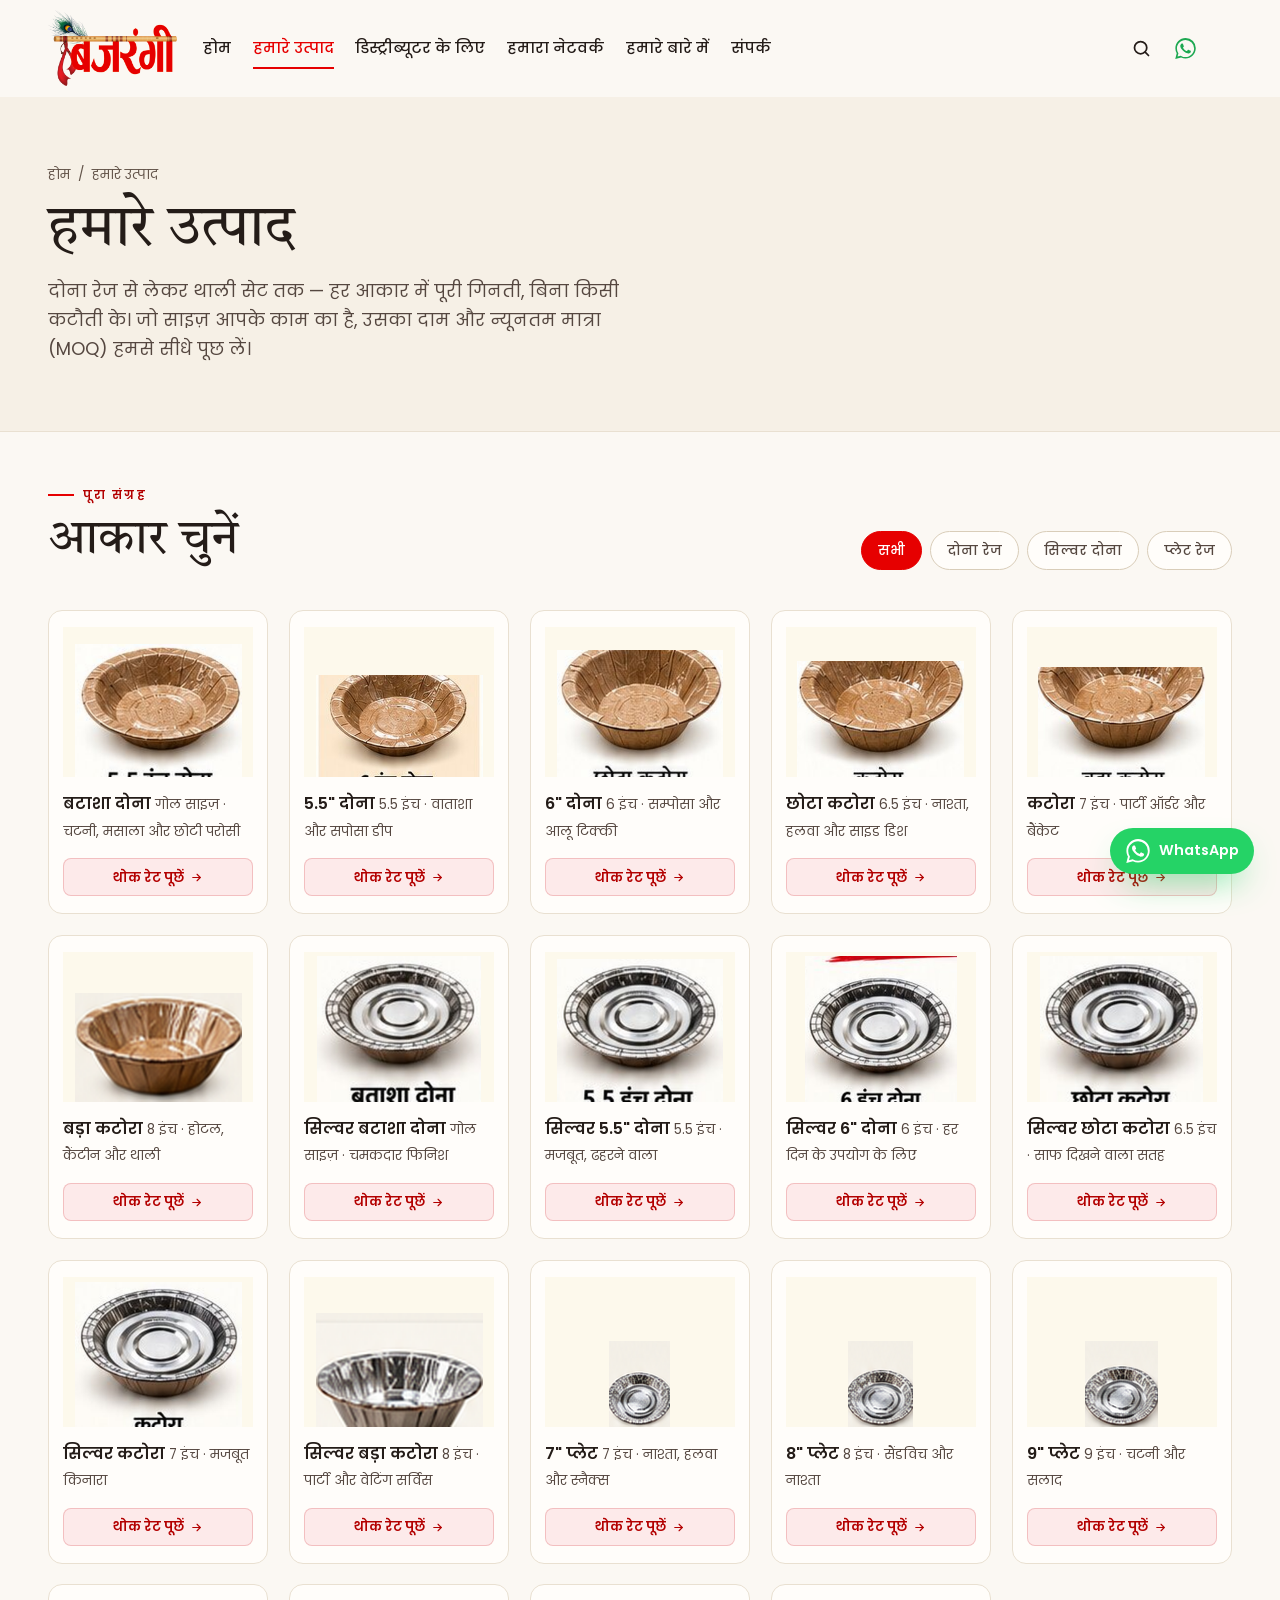
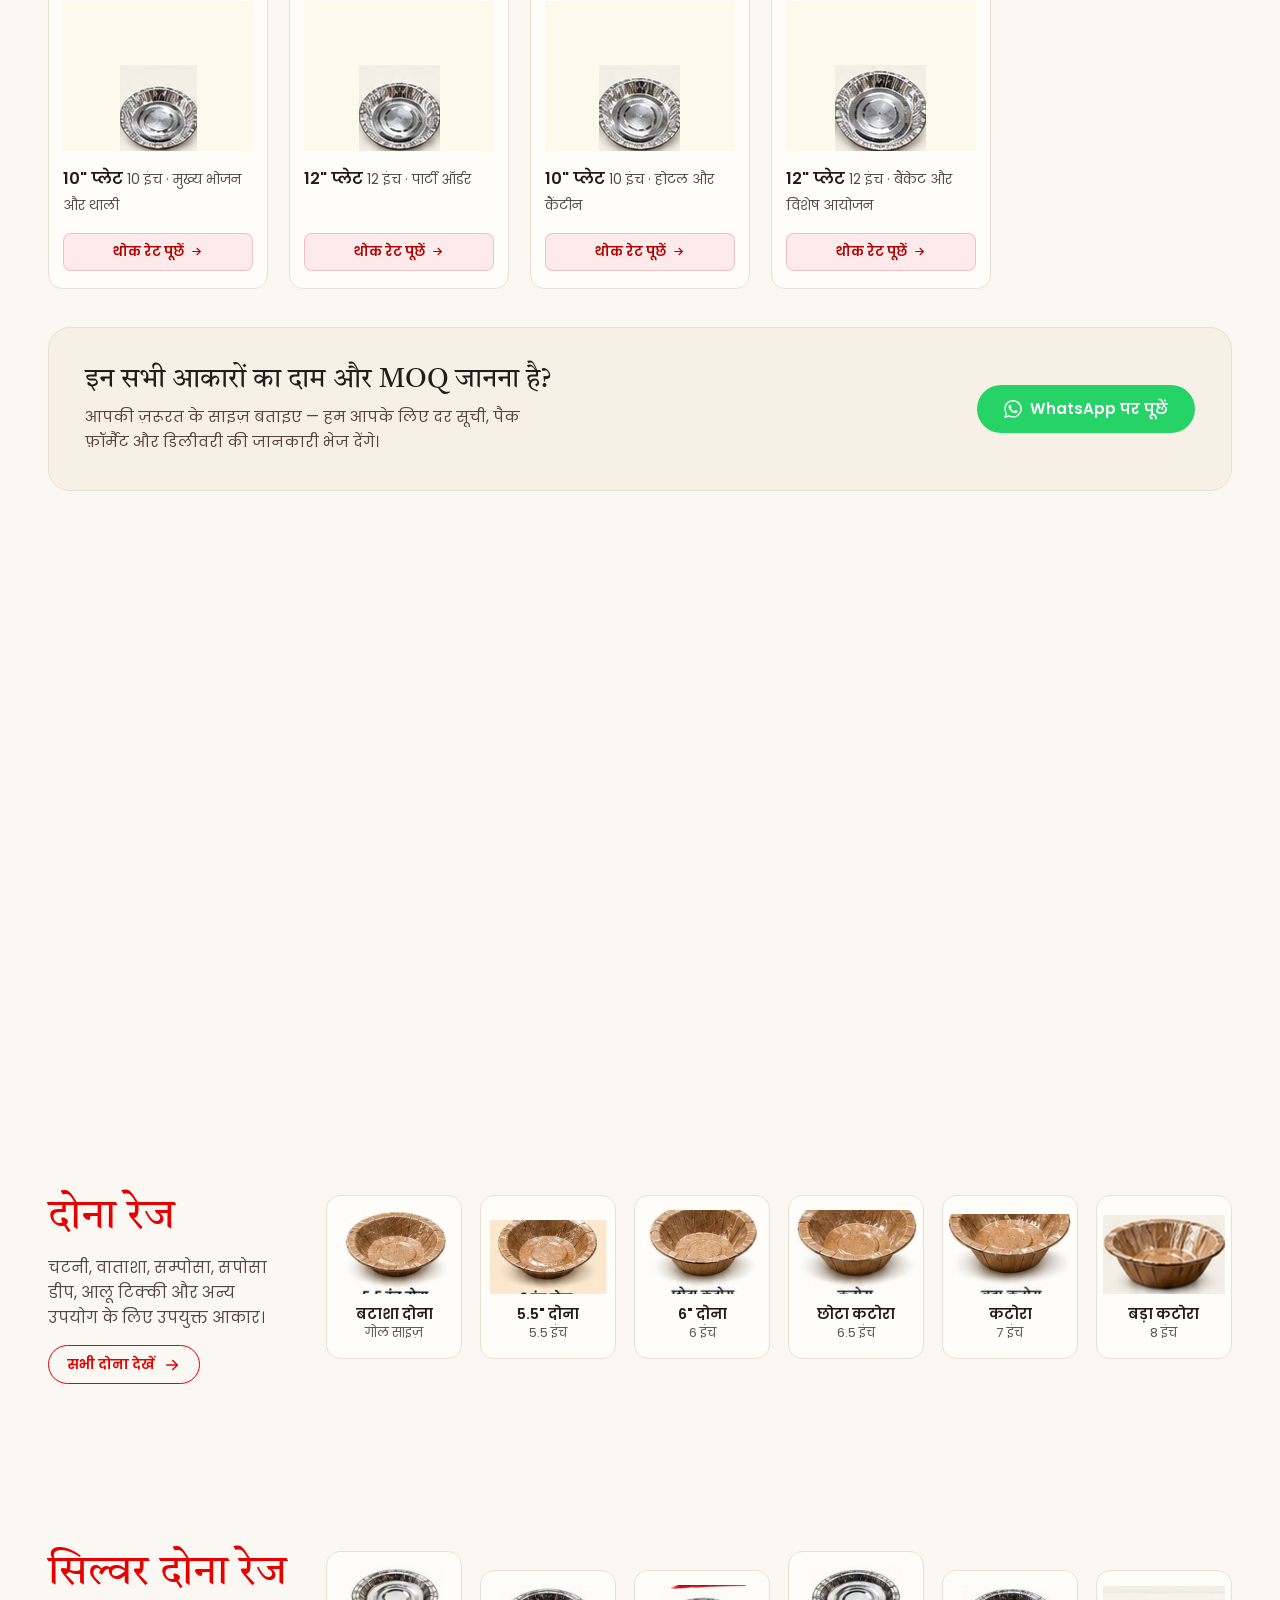
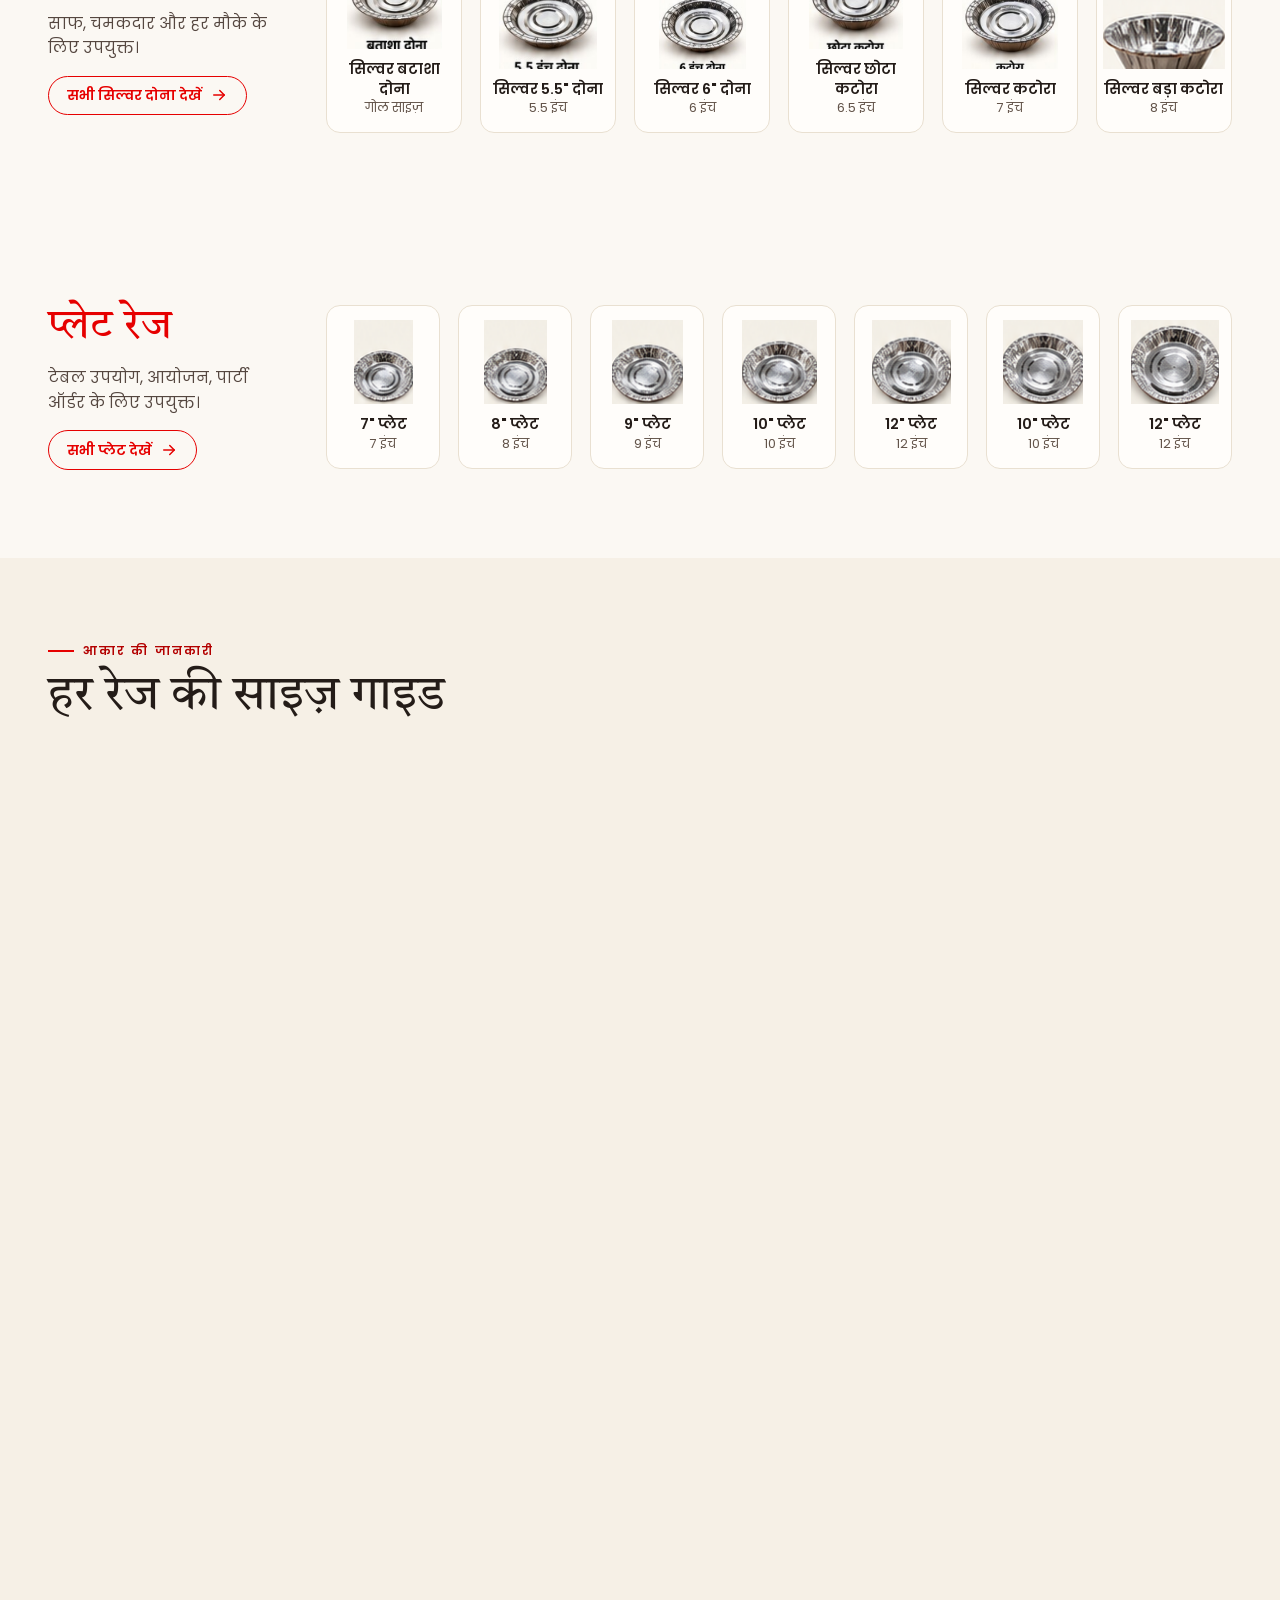
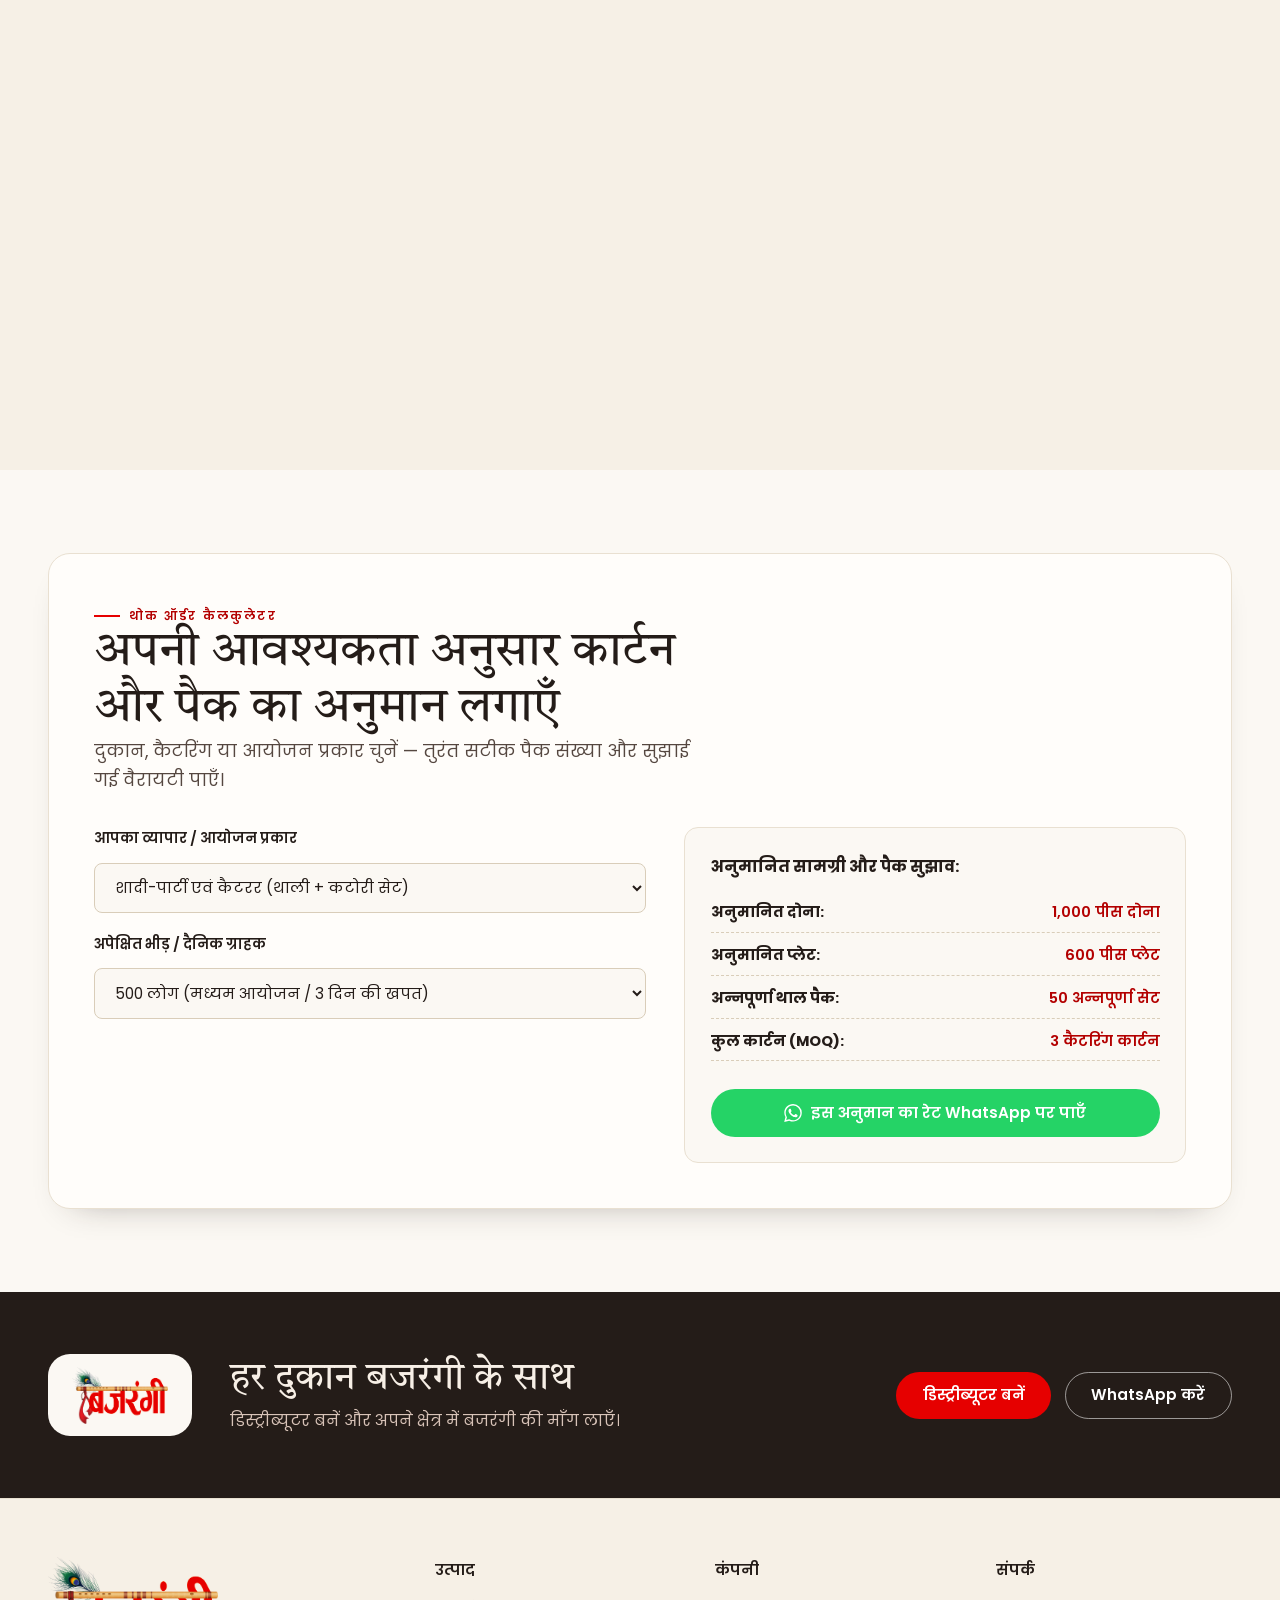
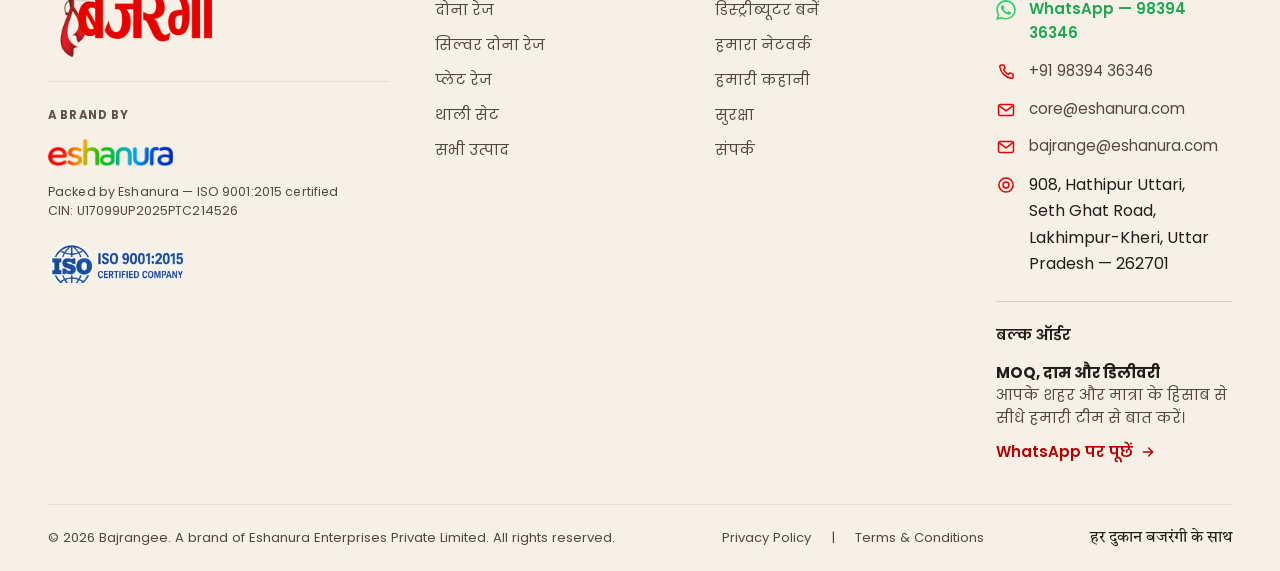
<file: products.html>
<!DOCTYPE html>
<html lang="hi" class="no-js">
<head>
<meta charset="utf-8">
<meta name="viewport" content="width=device-width, initial-scale=1">
<script>document.documentElement.className = "js";</script>
<title>हमारे उत्पाद — दोना रेज, प्लेट रेज और थाली सेट | बजरंगी</title>
<meta name="description" content="बजरंगी का पूरा उत्पाद संग्रह — कागज़ के दोना रेज, सिल्वर दोना रेज, स्टील प्लेट रेज और एक पैक में पूरा थाली सेट। हर आकार में पूरी गिनती।">
<meta property="og:title" content="हमारे उत्पाद — दोना रेज, प्लेट रेज और थाली सेट | बजरंगी">
<meta property="og:description" content="बजरंगी का पूरा उत्पाद संग्रह — कागज़ के दोना रेज, सिल्वर दोना रेज, स्टील प्लेट रेज और एक पैक में पूरा थाली सेट। हर आकार में पूरी गिनती।">
<meta property="og:type" content="website">
<meta property="og:image" content="assets/img/hero-scene.jpg">
<meta name="theme-color" content="#e60000">
<link rel="preconnect" href="https://fonts.googleapis.com">
<link rel="preconnect" href="https://fonts.gstatic.com" crossorigin>
<link rel="stylesheet" href="assets/css/styles.css">
<link rel="icon" href="assets/img/favicon.png" type="image/png">
<link rel="icon" href="assets/img/favicon-32.png" sizes="32x32" type="image/png">
<link rel="shortcut icon" href="assets/img/favicon.ico">
<link rel="apple-touch-icon" href="assets/img/favicon.png">
</head>
<body>
<a class="skip-link" href="#main">मुख्य सामग्री पर जाएँ</a>

<header class="header" id="site-header">
  <div class="wrap wrap--wide header__inner">
    <a class="brand" href="index.html" aria-label="बजरंगी — होम">
      <img src="assets/img/logo.png" alt="बजरंगी" width="640" height="376">
    </a>

    <nav class="nav" id="primary-nav" aria-label="मुख्य नेविगेशन">
      <a href="index.html">होम</a>
      <a href="products.html" aria-current="page">हमारे उत्पाद</a>
      <a href="distributors.html">डिस्ट्रीब्यूटर के लिए</a>
      <a href="retailers.html">हमारा नेटवर्क</a>
      <a href="about.html">हमारे बारे में</a>
      <a href="contact.html">संपर्क</a>
      <a class="btn btn--primary btn--sm nav__cta" href="distributors.html#enquiry">डिस्ट्रीब्यूटर बनें</a>
    </nav>

    <div class="header__actions">
      <button class="icon-btn" type="button" data-open="search" aria-label="उत्पाद खोजें"><svg viewBox="0 0 24 24" fill="none" stroke="currentColor" stroke-width="2" aria-hidden="true"><circle cx="11" cy="11" r="7"/><path d="m20 20-3.5-3.5" stroke-linecap="round"/></svg></button>
      <a class="icon-btn icon-btn--wa" href="https://wa.me/919839436346?text=नमस्ते%20बजरंगी%20टीम,%20मुझे%20आपके%20उत्पादों%20के%20बारे%20में%20जानकारी%20चाहिए।" target="_blank" rel="noopener" aria-label="WhatsApp पर बात करें"><svg viewBox="0 0 24 24" fill="currentColor" aria-hidden="true"><path d="M17.47 14.38c-.3-.15-1.75-.86-2.02-.96-.27-.1-.47-.15-.67.15-.2.3-.77.96-.94 1.16-.17.2-.35.22-.65.07-.3-.15-1.25-.46-2.38-1.47-.88-.78-1.47-1.75-1.64-2.05-.17-.3-.02-.46.13-.61.13-.13.3-.35.45-.52.15-.17.2-.3.3-.5.1-.2.05-.37-.02-.52-.08-.15-.67-1.6-.92-2.2-.24-.58-.49-.5-.67-.51h-.57c-.2 0-.52.07-.8.37-.27.3-1.04 1.02-1.04 2.48s1.07 2.88 1.22 3.08c.15.2 2.1 3.2 5.08 4.49.71.3 1.26.49 1.69.63.71.22 1.36.19 1.87.12.57-.09 1.75-.72 2-1.41.25-.69.25-1.28.17-1.41-.07-.13-.27-.2-.57-.35M12.05 21.8h-.01a9.8 9.8 0 0 1-5-1.37l-.36-.21-3.72.98.99-3.63-.23-.37a9.79 9.79 0 0 1-1.5-5.23c0-5.41 4.4-9.81 9.82-9.81a9.75 9.75 0 0 1 6.94 2.88 9.74 9.74 0 0 1 2.87 6.94c0 5.41-4.4 9.81-9.81 9.81M20.46 3.5A11.76 11.76 0 0 0 12.05 0C5.6 0 .4 5.2.4 11.65c0 2.05.54 4.05 1.55 5.81L.3 24l6.68-1.75a11.6 11.6 0 0 0 5.06 1.19h.01c6.44 0 11.68-5.2 11.68-11.65A11.6 11.6 0 0 0 20.46 3.5"/></svg></a>
      <button class="nav__toggle" type="button" id="nav-toggle" aria-expanded="false" aria-controls="primary-nav" aria-label="मेन्यू खोलें"><svg viewBox="0 0 24 24" fill="none" stroke="currentColor" stroke-width="2" stroke-linecap="round" aria-hidden="true"><path d="M4 7h16M4 12h16M4 17h16"/></svg></button>
    </div>

    <a class="btn btn--primary header__cta" href="distributors.html#enquiry">
      डिस्ट्रीब्यूटर बनें
      <svg viewBox="0 0 24 24" fill="none" stroke="currentColor" stroke-width="2" stroke-linecap="round" stroke-linejoin="round" aria-hidden="true"><path d="M5 12h14"/><path d="m13 6 6 6-6 6"/></svg>
    </a>
  </div>
</header>

<main id="main">

  <section class="page-head">
    <div class="wrap wrap--wide page-head__inner">
      <nav class="crumbs" aria-label="Breadcrumb"><a href="index.html">होम</a> <span aria-hidden="true">/</span> <span>हमारे उत्पाद</span></nav>
      <h1>हमारे उत्पाद</h1>
      <p class="lede">दोना रेज से लेकर थाली सेट तक — हर आकार में पूरी गिनती, बिना किसी कटौती के। जो साइज़ आपके काम का है, उसका दाम और न्यूनतम मात्रा (MOQ) हमसे सीधे पूछ लें।</p>
    </div>
  </section>

  <section class="section section--tight">
    <div class="wrap wrap--wide">
      <div class="section-head">
        <div class="section-head__text">
          <span class="eyebrow">पूरा संग्रह</span>
          <h2 class="h2">आकार चुनें</h2>
        </div>
        <div class="chips" role="group" aria-label="उत्पाद के अनुसार छाँटें">
          <button class="chip" type="button" data-filter="all" aria-pressed="true">सभी</button>
          <button class="chip" type="button" data-filter="dona" aria-pressed="false">दोना रेज</button>
          <button class="chip" type="button" data-filter="silver" aria-pressed="false">सिल्वर दोना</button>
          <button class="chip" type="button" data-filter="plate" aria-pressed="false">प्लेट रेज</button>
        </div>
      </div>
      <div class="cat-grid">
        <article class="cat-card" data-kind="dona" data-id="dona-batasha">
          <span class="cat-card__shot"><img src="assets/img/dona-batasha.png" alt="बटाशा दोना — गोल साइज़" width="75" height="64" loading="lazy"></span>
          <span>
            <span class="cat-card__name">बटाशा दोना</span>
            <span class="cat-card__note">गोल साइज़ · चटनी, मसाला और छोटी परोसी</span>
          </span>
          <a class="cat-card__quote" href="https://wa.me/919839436346?text=नमस्ते%20बजरंगी%20टीम,%20मुझे%20बटाशा%20दोना%20(गोल%20साइज़)%20के%20थोक%20दाम%20और%20न्यूनतम%20मात्रा%20(MOQ)%20जाननी%20है।" target="_blank" rel="noopener noreferrer">
            थोक रेट पूछें <svg viewBox="0 0 24 24" fill="none" stroke="currentColor" stroke-width="2" stroke-linecap="round" stroke-linejoin="round" aria-hidden="true"><path d="M5 12h14"/><path d="m13 6 6 6-6 6"/></svg>
          </a>
        </article>
        <article class="cat-card" data-kind="dona" data-id="dona-5-5">
          <span class="cat-card__shot"><img src="assets/img/dona-5-5.png" alt="5.5" दोना — 5.5 इंच" width="80" height="64" loading="lazy"></span>
          <span>
            <span class="cat-card__name">5.5" दोना</span>
            <span class="cat-card__note">5.5 इंच · वाताशा और सपोसा डीप</span>
          </span>
          <a class="cat-card__quote" href="https://wa.me/919839436346?text=नमस्ते%20बजरंगी%20टीम,%20मुझे%205.5"%20दोना%20(5.5%20इंच)%20के%20थोक%20दाम%20और%20न्यूनतम%20मात्रा%20(MOQ)%20जाननी%20है।" target="_blank" rel="noopener noreferrer">
            थोक रेट पूछें <svg viewBox="0 0 24 24" fill="none" stroke="currentColor" stroke-width="2" stroke-linecap="round" stroke-linejoin="round" aria-hidden="true"><path d="M5 12h14"/><path d="m13 6 6 6-6 6"/></svg>
          </a>
        </article>
        <article class="cat-card" data-kind="dona" data-id="dona-6">
          <span class="cat-card__shot"><img src="assets/img/dona-6.png" alt="6" दोना — 6 इंच" width="85" height="64" loading="lazy"></span>
          <span>
            <span class="cat-card__name">6" दोना</span>
            <span class="cat-card__note">6 इंच · सम्पोसा और आलू टिक्की</span>
          </span>
          <a class="cat-card__quote" href="https://wa.me/919839436346?text=नमस्ते%20बजरंगी%20टीम,%20मुझे%206"%20दोना%20(6%20इंच)%20के%20थोक%20दाम%20और%20न्यूनतम%20मात्रा%20(MOQ)%20जाननी%20है।" target="_blank" rel="noopener noreferrer">
            थोक रेट पूछें <svg viewBox="0 0 24 24" fill="none" stroke="currentColor" stroke-width="2" stroke-linecap="round" stroke-linejoin="round" aria-hidden="true"><path d="M5 12h14"/><path d="m13 6 6 6-6 6"/></svg>
          </a>
        </article>
        <article class="cat-card" data-kind="dona" data-id="dona-6-5">
          <span class="cat-card__shot"><img src="assets/img/dona-6-5.png" alt="छोटा कटोरा — 6.5 इंच" width="92" height="64" loading="lazy"></span>
          <span>
            <span class="cat-card__name">छोटा कटोरा</span>
            <span class="cat-card__note">6.5 इंच · नाश्ता, हलवा और साइड डिश</span>
          </span>
          <a class="cat-card__quote" href="https://wa.me/919839436346?text=नमस्ते%20बजरंगी%20टीम,%20मुझे%20छोटा%20कटोरा%20(6.5%20इंच)%20के%20थोक%20दाम%20और%20न्यूनतम%20मात्रा%20(MOQ)%20जाननी%20है।" target="_blank" rel="noopener noreferrer">
            थोक रेट पूछें <svg viewBox="0 0 24 24" fill="none" stroke="currentColor" stroke-width="2" stroke-linecap="round" stroke-linejoin="round" aria-hidden="true"><path d="M5 12h14"/><path d="m13 6 6 6-6 6"/></svg>
          </a>
        </article>
        <article class="cat-card" data-kind="dona" data-id="dona-7">
          <span class="cat-card__shot"><img src="assets/img/dona-7.png" alt="कटोरा — 7 इंच" width="93" height="64" loading="lazy"></span>
          <span>
            <span class="cat-card__name">कटोरा</span>
            <span class="cat-card__note">7 इंच · पार्टी ऑर्डर और बैंकेट</span>
          </span>
          <a class="cat-card__quote" href="https://wa.me/919839436346?text=नमस्ते%20बजरंगी%20टीम,%20मुझे%20कटोरा%20(7%20इंच)%20के%20थोक%20दाम%20और%20न्यूनतम%20मात्रा%20(MOQ)%20जाननी%20है।" target="_blank" rel="noopener noreferrer">
            थोक रेट पूछें <svg viewBox="0 0 24 24" fill="none" stroke="currentColor" stroke-width="2" stroke-linecap="round" stroke-linejoin="round" aria-hidden="true"><path d="M5 12h14"/><path d="m13 6 6 6-6 6"/></svg>
          </a>
        </article>
        <article class="cat-card" data-kind="dona" data-id="dona-8">
          <span class="cat-card__shot"><img src="assets/img/dona-8.png" alt="बड़ा कटोरा — 8 इंच" width="98" height="64" loading="lazy"></span>
          <span>
            <span class="cat-card__name">बड़ा कटोरा</span>
            <span class="cat-card__note">8 इंच · होटल, कैंटीन और थाली</span>
          </span>
          <a class="cat-card__quote" href="https://wa.me/919839436346?text=नमस्ते%20बजरंगी%20टीम,%20मुझे%20बड़ा%20कटोरा%20(8%20इंच)%20के%20थोक%20दाम%20और%20न्यूनतम%20मात्रा%20(MOQ)%20जाननी%20है।" target="_blank" rel="noopener noreferrer">
            थोक रेट पूछें <svg viewBox="0 0 24 24" fill="none" stroke="currentColor" stroke-width="2" stroke-linecap="round" stroke-linejoin="round" aria-hidden="true"><path d="M5 12h14"/><path d="m13 6 6 6-6 6"/></svg>
          </a>
        </article>
        <article class="cat-card" data-kind="silver" data-id="silver-batasha">
          <span class="cat-card__shot"><img src="assets/img/silver-batasha.png" alt="सिल्वर बटाशा दोना — गोल साइज़" width="76" height="69" loading="lazy"></span>
          <span>
            <span class="cat-card__name">सिल्वर बटाशा दोना</span>
            <span class="cat-card__note">गोल साइज़ · चमकदार फिनिश</span>
          </span>
          <a class="cat-card__quote" href="https://wa.me/919839436346?text=नमस्ते%20बजरंगी%20टीम,%20मुझे%20सिल्वर%20बटाशा%20दोना%20(गोल%20साइज़)%20के%20थोक%20दाम%20और%20न्यूनतम%20मात्रा%20(MOQ)%20जाननी%20है।" target="_blank" rel="noopener noreferrer">
            थोक रेट पूछें <svg viewBox="0 0 24 24" fill="none" stroke="currentColor" stroke-width="2" stroke-linecap="round" stroke-linejoin="round" aria-hidden="true"><path d="M5 12h14"/><path d="m13 6 6 6-6 6"/></svg>
          </a>
        </article>
        <article class="cat-card" data-kind="silver" data-id="silver-5-5">
          <span class="cat-card__shot"><img src="assets/img/silver-5-5.png" alt="सिल्वर 5.5" दोना — 5.5 इंच" width="79" height="69" loading="lazy"></span>
          <span>
            <span class="cat-card__name">सिल्वर 5.5" दोना</span>
            <span class="cat-card__note">5.5 इंच · मजबूत, ढहरने वाला</span>
          </span>
          <a class="cat-card__quote" href="https://wa.me/919839436346?text=नमस्ते%20बजरंगी%20टीम,%20मुझे%20सिल्वर%205.5"%20दोना%20(5.5%20इंच)%20के%20थोक%20दाम%20और%20न्यूनतम%20मात्रा%20(MOQ)%20जाननी%20है।" target="_blank" rel="noopener noreferrer">
            थोक रेट पूछें <svg viewBox="0 0 24 24" fill="none" stroke="currentColor" stroke-width="2" stroke-linecap="round" stroke-linejoin="round" aria-hidden="true"><path d="M5 12h14"/><path d="m13 6 6 6-6 6"/></svg>
          </a>
        </article>
        <article class="cat-card" data-kind="silver" data-id="silver-6">
          <span class="cat-card__shot"><img src="assets/img/silver-6.png" alt="सिल्वर 6" दोना — 6 इंच" width="84" height="69" loading="lazy"></span>
          <span>
            <span class="cat-card__name">सिल्वर 6" दोना</span>
            <span class="cat-card__note">6 इंच · हर दिन के उपयोग के लिए</span>
          </span>
          <a class="cat-card__quote" href="https://wa.me/919839436346?text=नमस्ते%20बजरंगी%20टीम,%20मुझे%20सिल्वर%206"%20दोना%20(6%20इंच)%20के%20थोक%20दाम%20और%20न्यूनतम%20मात्रा%20(MOQ)%20जाननी%20है।" target="_blank" rel="noopener noreferrer">
            थोक रेट पूछें <svg viewBox="0 0 24 24" fill="none" stroke="currentColor" stroke-width="2" stroke-linecap="round" stroke-linejoin="round" aria-hidden="true"><path d="M5 12h14"/><path d="m13 6 6 6-6 6"/></svg>
          </a>
        </article>
        <article class="cat-card" data-kind="silver" data-id="silver-6-5">
          <span class="cat-card__shot"><img src="assets/img/silver-6-5.png" alt="सिल्वर छोटा कटोरा — 6.5 इंच" width="90" height="69" loading="lazy"></span>
          <span>
            <span class="cat-card__name">सिल्वर छोटा कटोरा</span>
            <span class="cat-card__note">6.5 इंच · साफ दिखने वाला सतह</span>
          </span>
          <a class="cat-card__quote" href="https://wa.me/919839436346?text=नमस्ते%20बजरंगी%20टीम,%20मुझे%20सिल्वर%20छोटा%20कटोरा%20(6.5%20इंच)%20के%20थोक%20दाम%20और%20न्यूनतम%20मात्रा%20(MOQ)%20जाननी%20है।" target="_blank" rel="noopener noreferrer">
            थोक रेट पूछें <svg viewBox="0 0 24 24" fill="none" stroke="currentColor" stroke-width="2" stroke-linecap="round" stroke-linejoin="round" aria-hidden="true"><path d="M5 12h14"/><path d="m13 6 6 6-6 6"/></svg>
          </a>
        </article>
        <article class="cat-card" data-kind="silver" data-id="silver-7">
          <span class="cat-card__shot"><img src="assets/img/silver-7.png" alt="सिल्वर कटोरा — 7 इंच" width="95" height="69" loading="lazy"></span>
          <span>
            <span class="cat-card__name">सिल्वर कटोरा</span>
            <span class="cat-card__note">7 इंच · मजबूत किनारा</span>
          </span>
          <a class="cat-card__quote" href="https://wa.me/919839436346?text=नमस्ते%20बजरंगी%20टीम,%20मुझे%20सिल्वर%20कटोरा%20(7%20इंच)%20के%20थोक%20दाम%20और%20न्यूनतम%20मात्रा%20(MOQ)%20जाननी%20है।" target="_blank" rel="noopener noreferrer">
            थोक रेट पूछें <svg viewBox="0 0 24 24" fill="none" stroke="currentColor" stroke-width="2" stroke-linecap="round" stroke-linejoin="round" aria-hidden="true"><path d="M5 12h14"/><path d="m13 6 6 6-6 6"/></svg>
          </a>
        </article>
        <article class="cat-card" data-kind="silver" data-id="silver-8">
          <span class="cat-card__shot"><img src="assets/img/silver-8.png" alt="सिल्वर बड़ा कटोरा — 8 इंच" width="101" height="69" loading="lazy"></span>
          <span>
            <span class="cat-card__name">सिल्वर बड़ा कटोरा</span>
            <span class="cat-card__note">8 इंच · पार्टी और वेटिंग सर्विस</span>
          </span>
          <a class="cat-card__quote" href="https://wa.me/919839436346?text=नमस्ते%20बजरंगी%20टीम,%20मुझे%20सिल्वर%20बड़ा%20कटोरा%20(8%20इंच)%20के%20थोक%20दाम%20और%20न्यूनतम%20मात्रा%20(MOQ)%20जाननी%20है।" target="_blank" rel="noopener noreferrer">
            थोक रेट पूछें <svg viewBox="0 0 24 24" fill="none" stroke="currentColor" stroke-width="2" stroke-linecap="round" stroke-linejoin="round" aria-hidden="true"><path d="M5 12h14"/><path d="m13 6 6 6-6 6"/></svg>
          </a>
        </article>
        <article class="cat-card" data-kind="plate" data-id="plate-5">
          <span class="cat-card__shot"><img src="assets/img/plate-5.png" alt="7" प्लेट — 7 इंच" width="61" height="86" loading="lazy"></span>
          <span>
            <span class="cat-card__name">7" प्लेट</span>
            <span class="cat-card__note">7 इंच · नाश्ता, हलवा और स्नैक्स</span>
          </span>
          <a class="cat-card__quote" href="https://wa.me/919839436346?text=नमस्ते%20बजरंगी%20टीम,%20मुझे%207"%20प्लेट%20(7%20इंच)%20के%20थोक%20दाम%20और%20न्यूनतम%20मात्रा%20(MOQ)%20जाननी%20है।" target="_blank" rel="noopener noreferrer">
            थोक रेट पूछें <svg viewBox="0 0 24 24" fill="none" stroke="currentColor" stroke-width="2" stroke-linecap="round" stroke-linejoin="round" aria-hidden="true"><path d="M5 12h14"/><path d="m13 6 6 6-6 6"/></svg>
          </a>
        </article>
        <article class="cat-card" data-kind="plate" data-id="plate-6">
          <span class="cat-card__shot"><img src="assets/img/plate-6.png" alt="8" प्लेट — 8 इंच" width="65" height="86" loading="lazy"></span>
          <span>
            <span class="cat-card__name">8" प्लेट</span>
            <span class="cat-card__note">8 इंच · सैंडविच और नाश्ता</span>
          </span>
          <a class="cat-card__quote" href="https://wa.me/919839436346?text=नमस्ते%20बजरंगी%20टीम,%20मुझे%208"%20प्लेट%20(8%20इंच)%20के%20थोक%20दाम%20और%20न्यूनतम%20मात्रा%20(MOQ)%20जाननी%20है।" target="_blank" rel="noopener noreferrer">
            थोक रेट पूछें <svg viewBox="0 0 24 24" fill="none" stroke="currentColor" stroke-width="2" stroke-linecap="round" stroke-linejoin="round" aria-hidden="true"><path d="M5 12h14"/><path d="m13 6 6 6-6 6"/></svg>
          </a>
        </article>
        <article class="cat-card" data-kind="plate" data-id="plate-7">
          <span class="cat-card__shot"><img src="assets/img/plate-7.png" alt="9" प्लेट — 9 इंच" width="73" height="86" loading="lazy"></span>
          <span>
            <span class="cat-card__name">9" प्लेट</span>
            <span class="cat-card__note">9 इंच · चटनी और सलाद</span>
          </span>
          <a class="cat-card__quote" href="https://wa.me/919839436346?text=नमस्ते%20बजरंगी%20टीम,%20मुझे%209"%20प्लेट%20(9%20इंच)%20के%20थोक%20दाम%20और%20न्यूनतम%20मात्रा%20(MOQ)%20जाननी%20है।" target="_blank" rel="noopener noreferrer">
            थोक रेट पूछें <svg viewBox="0 0 24 24" fill="none" stroke="currentColor" stroke-width="2" stroke-linecap="round" stroke-linejoin="round" aria-hidden="true"><path d="M5 12h14"/><path d="m13 6 6 6-6 6"/></svg>
          </a>
        </article>
        <article class="cat-card" data-kind="plate" data-id="plate-8">
          <span class="cat-card__shot"><img src="assets/img/plate-8.png" alt="10" प्लेट — 10 इंच" width="77" height="86" loading="lazy"></span>
          <span>
            <span class="cat-card__name">10" प्लेट</span>
            <span class="cat-card__note">10 इंच · मुख्य भोजन और थाली</span>
          </span>
          <a class="cat-card__quote" href="https://wa.me/919839436346?text=नमस्ते%20बजरंगी%20टीम,%20मुझे%2010"%20प्लेट%20(10%20इंच)%20के%20थोक%20दाम%20और%20न्यूनतम%20मात्रा%20(MOQ)%20जाननी%20है।" target="_blank" rel="noopener noreferrer">
            थोक रेट पूछें <svg viewBox="0 0 24 24" fill="none" stroke="currentColor" stroke-width="2" stroke-linecap="round" stroke-linejoin="round" aria-hidden="true"><path d="M5 12h14"/><path d="m13 6 6 6-6 6"/></svg>
          </a>
        </article>
        <article class="cat-card" data-kind="plate" data-id="plate-9">
          <span class="cat-card__shot"><img src="assets/img/plate-9.png" alt="12" प्लेट — 12 इंच" width="81" height="86" loading="lazy"></span>
          <span>
            <span class="cat-card__name">12" प्लेट</span>
            <span class="cat-card__note">12 इंच · पार्टी ऑर्डर</span>
          </span>
          <a class="cat-card__quote" href="https://wa.me/919839436346?text=नमस्ते%20बजरंगी%20टीम,%20मुझे%2012"%20प्लेट%20(12%20इंच)%20के%20थोक%20दाम%20और%20न्यूनतम%20मात्रा%20(MOQ)%20जाननी%20है।" target="_blank" rel="noopener noreferrer">
            थोक रेट पूछें <svg viewBox="0 0 24 24" fill="none" stroke="currentColor" stroke-width="2" stroke-linecap="round" stroke-linejoin="round" aria-hidden="true"><path d="M5 12h14"/><path d="m13 6 6 6-6 6"/></svg>
          </a>
        </article>
        <article class="cat-card" data-kind="plate" data-id="plate-10">
          <span class="cat-card__shot"><img src="assets/img/plate-10.png" alt="10" प्लेट — 10 इंच" width="81" height="86" loading="lazy"></span>
          <span>
            <span class="cat-card__name">10" प्लेट</span>
            <span class="cat-card__note">10 इंच · होटल और कैंटीन</span>
          </span>
          <a class="cat-card__quote" href="https://wa.me/919839436346?text=नमस्ते%20बजरंगी%20टीम,%20मुझे%2010"%20प्लेट%20(10%20इंच)%20के%20थोक%20दाम%20और%20न्यूनतम%20मात्रा%20(MOQ)%20जाननी%20है।" target="_blank" rel="noopener noreferrer">
            थोक रेट पूछें <svg viewBox="0 0 24 24" fill="none" stroke="currentColor" stroke-width="2" stroke-linecap="round" stroke-linejoin="round" aria-hidden="true"><path d="M5 12h14"/><path d="m13 6 6 6-6 6"/></svg>
          </a>
        </article>
        <article class="cat-card" data-kind="plate" data-id="plate-12">
          <span class="cat-card__shot"><img src="assets/img/plate-12.png" alt="12" प्लेट — 12 इंच" width="91" height="86" loading="lazy"></span>
          <span>
            <span class="cat-card__name">12" प्लेट</span>
            <span class="cat-card__note">12 इंच · बैंकेट और विशेष आयोजन</span>
          </span>
          <a class="cat-card__quote" href="https://wa.me/919839436346?text=नमस्ते%20बजरंगी%20टीम,%20मुझे%2012"%20प्लेट%20(12%20इंच)%20के%20थोक%20दाम%20और%20न्यूनतम%20मात्रा%20(MOQ)%20जाननी%20है।" target="_blank" rel="noopener noreferrer">
            थोक रेट पूछें <svg viewBox="0 0 24 24" fill="none" stroke="currentColor" stroke-width="2" stroke-linecap="round" stroke-linejoin="round" aria-hidden="true"><path d="M5 12h14"/><path d="m13 6 6 6-6 6"/></svg>
          </a>
        </article>
      </div>
      <div class="quote">
        <div>
          <h3 class="quote__title">इन सभी आकारों का दाम और MOQ जानना है?</h3>
          <p class="quote__text">आपकी ज़रूरत के साइज़ बताइए — हम आपके लिए दर सूची, पैक फ़ॉर्मैट और डिलीवरी की जानकारी भेज देंगे।</p>
        </div>
        <a class="btn btn--wa" href="https://wa.me/919839436346?text=नमस्ते%20बजरंगी%20टीम,%20मुझे%20आपके%20उत्पादों%20के%20बारे%20में%20जानकारी%20चाहिए।" target="_blank" rel="noopener">
          <svg viewBox="0 0 24 24" fill="currentColor" aria-hidden="true"><path d="M17.47 14.38c-.3-.15-1.75-.86-2.02-.96-.27-.1-.47-.15-.67.15-.2.3-.77.96-.94 1.16-.17.2-.35.22-.65.07-.3-.15-1.25-.46-2.38-1.47-.88-.78-1.47-1.75-1.64-2.05-.17-.3-.02-.46.13-.61.13-.13.3-.35.45-.52.15-.17.2-.3.3-.5.1-.2.05-.37-.02-.52-.08-.15-.67-1.6-.92-2.2-.24-.58-.49-.5-.67-.51h-.57c-.2 0-.52.07-.8.37-.27.3-1.04 1.02-1.04 2.48s1.07 2.88 1.22 3.08c.15.2 2.1 3.2 5.08 4.49.71.3 1.26.49 1.69.63.71.22 1.36.19 1.87.12.57-.09 1.75-.72 2-1.41.25-.69.25-1.28.17-1.41-.07-.13-.27-.2-.57-.35M12.05 21.8h-.01a9.8 9.8 0 0 1-5-1.37l-.36-.21-3.72.98.99-3.63-.23-.37a9.79 9.79 0 0 1-1.5-5.23c0-5.41 4.4-9.81 9.82-9.81a9.75 9.75 0 0 1 6.94 2.88 9.74 9.74 0 0 1 2.87 6.94c0 5.41-4.4 9.81-9.81 9.81M20.46 3.5A11.76 11.76 0 0 0 12.05 0C5.6 0 .4 5.2.4 11.65c0 2.05.54 4.05 1.55 5.81L.3 24l6.68-1.75a11.6 11.6 0 0 0 5.06 1.19h.01c6.44 0 11.68-5.2 11.68-11.65A11.6 11.6 0 0 0 20.46 3.5"/></svg> WhatsApp पर पूछें
        </a>
      </div>
    </div>
  </section>

  <section class="section">
    <div class="wrap wrap--wide">
      <div class="pack reveal">
        <div class="pack__media">
          <img src="assets/img/pack-sticker.png" alt="बजरंगी अन्नपूर्णा भोजन थाल पैक का लेबल" width="340" height="374" loading="lazy">
        </div>
        <div class="pack__copy">
          <h2 class="annpoorna">अन्नपूर्णा<small>भोजन थाल</small></h2>
          <p class="lede">एक ही पैक में वही सब कुछ जो एक थाली सजाने के लिए चाहिए — प्लेट, कटोरी और चम्मच, सब एक साथ।</p>
          <ul class="pack__stats">
            <li class="pack__stat"><strong>25</strong><span>प्लेट</span></li>
            <li class="pack__stat"><strong>50</strong><span>कटोरी</span></li>
            <li class="pack__stat"><strong>25</strong><span>लकड़ी के चम्मच</span></li>
          </ul>
        </div>
      </div>
    </div>
  </section>


  <section class="section" id="dona" aria-labelledby="dona-h">
    <div class="wrap wrap--wide">
      <div class="row">
        <div class="row__intro">
          <h2 id="dona-h">दोना रेज</h2>
          <p>चटनी, वाताशा, सम्पोसा, सपोसा डीप, आलू टिक्की और अन्य उपयोग के लिए उपयुक्त आकार।</p>
          <a class="btn btn--ghost btn--sm" href="#dona">
            सभी दोना देखें
            <svg viewBox="0 0 24 24" fill="none" stroke="currentColor" stroke-width="2" stroke-linecap="round" stroke-linejoin="round" aria-hidden="true"><path d="M5 12h14"/><path d="m13 6 6 6-6 6"/></svg>
          </a>
        </div>
        <ul class="row__rail">
      <li class="tile" data-kind="dona" data-id="dona-batasha">
        <span class="tile__shot"><img src="assets/img/dona-batasha.png" alt="बटाशा दोना — गोल साइज़" width="75" height="64" loading="lazy"></span>
        <span class="tile__name">बटाशा दोना<span>गोल साइज़</span></span>
      </li>
      <li class="tile" data-kind="dona" data-id="dona-5-5">
        <span class="tile__shot"><img src="assets/img/dona-5-5.png" alt="5.5" दोना — 5.5 इंच" width="80" height="64" loading="lazy"></span>
        <span class="tile__name">5.5" दोना<span>5.5 इंच</span></span>
      </li>
      <li class="tile" data-kind="dona" data-id="dona-6">
        <span class="tile__shot"><img src="assets/img/dona-6.png" alt="6" दोना — 6 इंच" width="85" height="64" loading="lazy"></span>
        <span class="tile__name">6" दोना<span>6 इंच</span></span>
      </li>
      <li class="tile" data-kind="dona" data-id="dona-6-5">
        <span class="tile__shot"><img src="assets/img/dona-6-5.png" alt="छोटा कटोरा — 6.5 इंच" width="92" height="64" loading="lazy"></span>
        <span class="tile__name">छोटा कटोरा<span>6.5 इंच</span></span>
      </li>
      <li class="tile" data-kind="dona" data-id="dona-7">
        <span class="tile__shot"><img src="assets/img/dona-7.png" alt="कटोरा — 7 इंच" width="93" height="64" loading="lazy"></span>
        <span class="tile__name">कटोरा<span>7 इंच</span></span>
      </li>
      <li class="tile" data-kind="dona" data-id="dona-8">
        <span class="tile__shot"><img src="assets/img/dona-8.png" alt="बड़ा कटोरा — 8 इंच" width="98" height="64" loading="lazy"></span>
        <span class="tile__name">बड़ा कटोरा<span>8 इंच</span></span>
      </li>
        </ul>
      </div>
    </div>
  </section>


  <section class="section" id="silver" aria-labelledby="silver-h">
    <div class="wrap wrap--wide">
      <div class="row">
        <div class="row__intro">
          <h2 id="silver-h">सिल्वर दोना रेज</h2>
          <p>साफ, चमकदार और हर मौके के लिए उपयुक्त।</p>
          <a class="btn btn--ghost btn--sm" href="#silver">
            सभी सिल्वर दोना देखें
            <svg viewBox="0 0 24 24" fill="none" stroke="currentColor" stroke-width="2" stroke-linecap="round" stroke-linejoin="round" aria-hidden="true"><path d="M5 12h14"/><path d="m13 6 6 6-6 6"/></svg>
          </a>
        </div>
        <ul class="row__rail">
      <li class="tile" data-kind="silver" data-id="silver-batasha">
        <span class="tile__shot"><img src="assets/img/silver-batasha.png" alt="सिल्वर बटाशा दोना — गोल साइज़" width="76" height="69" loading="lazy"></span>
        <span class="tile__name">सिल्वर बटाशा दोना<span>गोल साइज़</span></span>
      </li>
      <li class="tile" data-kind="silver" data-id="silver-5-5">
        <span class="tile__shot"><img src="assets/img/silver-5-5.png" alt="सिल्वर 5.5" दोना — 5.5 इंच" width="79" height="69" loading="lazy"></span>
        <span class="tile__name">सिल्वर 5.5" दोना<span>5.5 इंच</span></span>
      </li>
      <li class="tile" data-kind="silver" data-id="silver-6">
        <span class="tile__shot"><img src="assets/img/silver-6.png" alt="सिल्वर 6" दोना — 6 इंच" width="84" height="69" loading="lazy"></span>
        <span class="tile__name">सिल्वर 6" दोना<span>6 इंच</span></span>
      </li>
      <li class="tile" data-kind="silver" data-id="silver-6-5">
        <span class="tile__shot"><img src="assets/img/silver-6-5.png" alt="सिल्वर छोटा कटोरा — 6.5 इंच" width="90" height="69" loading="lazy"></span>
        <span class="tile__name">सिल्वर छोटा कटोरा<span>6.5 इंच</span></span>
      </li>
      <li class="tile" data-kind="silver" data-id="silver-7">
        <span class="tile__shot"><img src="assets/img/silver-7.png" alt="सिल्वर कटोरा — 7 इंच" width="95" height="69" loading="lazy"></span>
        <span class="tile__name">सिल्वर कटोरा<span>7 इंच</span></span>
      </li>
      <li class="tile" data-kind="silver" data-id="silver-8">
        <span class="tile__shot"><img src="assets/img/silver-8.png" alt="सिल्वर बड़ा कटोरा — 8 इंच" width="101" height="69" loading="lazy"></span>
        <span class="tile__name">सिल्वर बड़ा कटोरा<span>8 इंच</span></span>
      </li>
        </ul>
      </div>
    </div>
  </section>


  <section class="section" id="plates" aria-labelledby="plates-h">
    <div class="wrap wrap--wide">
      <div class="row">
        <div class="row__intro">
          <h2 id="plates-h">प्लेट रेज</h2>
          <p>टेबल उपयोग, आयोजन, पार्टी ऑर्डर के लिए उपयुक्त।</p>
          <a class="btn btn--ghost btn--sm" href="#plates">
            सभी प्लेट देखें
            <svg viewBox="0 0 24 24" fill="none" stroke="currentColor" stroke-width="2" stroke-linecap="round" stroke-linejoin="round" aria-hidden="true"><path d="M5 12h14"/><path d="m13 6 6 6-6 6"/></svg>
          </a>
        </div>
        <ul class="row__rail">
      <li class="tile" data-kind="plate" data-id="plate-5">
        <span class="tile__shot"><img src="assets/img/plate-5.png" alt="7" प्लेट — 7 इंच" width="61" height="86" loading="lazy"></span>
        <span class="tile__name">7" प्लेट<span>7 इंच</span></span>
      </li>
      <li class="tile" data-kind="plate" data-id="plate-6">
        <span class="tile__shot"><img src="assets/img/plate-6.png" alt="8" प्लेट — 8 इंच" width="65" height="86" loading="lazy"></span>
        <span class="tile__name">8" प्लेट<span>8 इंच</span></span>
      </li>
      <li class="tile" data-kind="plate" data-id="plate-7">
        <span class="tile__shot"><img src="assets/img/plate-7.png" alt="9" प्लेट — 9 इंच" width="73" height="86" loading="lazy"></span>
        <span class="tile__name">9" प्लेट<span>9 इंच</span></span>
      </li>
      <li class="tile" data-kind="plate" data-id="plate-8">
        <span class="tile__shot"><img src="assets/img/plate-8.png" alt="10" प्लेट — 10 इंच" width="77" height="86" loading="lazy"></span>
        <span class="tile__name">10" प्लेट<span>10 इंच</span></span>
      </li>
      <li class="tile" data-kind="plate" data-id="plate-9">
        <span class="tile__shot"><img src="assets/img/plate-9.png" alt="12" प्लेट — 12 इंच" width="81" height="86" loading="lazy"></span>
        <span class="tile__name">12" प्लेट<span>12 इंच</span></span>
      </li>
      <li class="tile" data-kind="plate" data-id="plate-10">
        <span class="tile__shot"><img src="assets/img/plate-10.png" alt="10" प्लेट — 10 इंच" width="81" height="86" loading="lazy"></span>
        <span class="tile__name">10" प्लेट<span>10 इंच</span></span>
      </li>
      <li class="tile" data-kind="plate" data-id="plate-12">
        <span class="tile__shot"><img src="assets/img/plate-12.png" alt="12" प्लेट — 12 इंच" width="91" height="86" loading="lazy"></span>
        <span class="tile__name">12" प्लेट<span>12 इंच</span></span>
      </li>
        </ul>
      </div>
    </div>
  </section>


  <section class="section section--cream">
    <div class="wrap wrap--wide">
      <div class="section-head">
        <div class="section-head__text">
          <span class="eyebrow">आकार की जानकारी</span>
          <h2 class="h2">हर रेज की साइज़ गाइड</h2>
        </div>
      </div>

      <div class="table-wrap reveal" id="dona-sizes" style="margin-top:2rem">
        <table>
          <caption class="sr-only">दोना रेज के आकार</caption>
          <thead><tr><th scope="col">उत्पाद</th><th scope="col">आकार</th><th scope="col">उपयुक्त उपयोग</th></tr></thead>
          <tbody>
            <tr><td>बटाशा दोना</td><td>गोल साइज़</td><td>चटनी, मसाला, छोटी परोसी</td></tr>
            <tr><td>5.5" दोना</td><td>5.5 इंच</td><td>सपोसा डीप, वाताशा</td></tr>
            <tr><td>6" दोना</td><td>6 इंच</td><td>सम्पोसा, आलू टिक्की</td></tr>
            <tr><td>छोटा कटोरा</td><td>6.5 इंच</td><td>नाश्ता, हलवा, साइड डिश</td></tr>
            <tr><td>कटोरा</td><td>7 इंच</td><td>पार्टी ऑर्डर, बैंकेट</td></tr>
            <tr><td>बड़ा कटोरा</td><td>8 इंच</td><td>होटल, कैंटीन, थाली</td></tr>
          </tbody>
        </table>
      </div>


      <div class="table-wrap reveal" id="silver-sizes" style="margin-top:2rem">
        <table>
          <caption class="sr-only">सिल्वर दोना रेज के आकार</caption>
          <thead><tr><th scope="col">उत्पाद</th><th scope="col">आकार</th><th scope="col">विशेषता</th></tr></thead>
          <tbody>
            <tr><td>बटाशा दोना</td><td>गोल साइज़</td><td>चमकदार फिनिश</td></tr>
            <tr><td>5.5" दोना</td><td>5.5 इंच</td><td>मजबूत, ढहरने वाला</td></tr>
            <tr><td>6" दोना</td><td>6 इंच</td><td>हर दिन के उपयोग के लिए</td></tr>
            <tr><td>छोटा कटोरा</td><td>6.5 इंच</td><td>साफ दिखने वाला सतह</td></tr>
            <tr><td>कटोरा</td><td>7 इंच</td><td>मजबूत किनारा</td></tr>
            <tr><td>बड़ा कटोरा</td><td>8 इंच</td><td>पार्टी और वेटिंग सर्विस</td></tr>
          </tbody>
        </table>
      </div>


      <div class="table-wrap reveal" id="plate-sizes" style="margin-top:2rem">
        <table>
          <caption class="sr-only">प्लेट रेज के आकार</caption>
          <thead><tr><th scope="col">उत्पाद</th><th scope="col">आकार</th><th scope="col">उपयुक्त उपयोग</th></tr></thead>
          <tbody>
            <tr><td>7" प्लेट</td><td>7 इंच</td><td>नाश्ता, हलवा, स्नैक्स</td></tr>
            <tr><td>8" प्लेट</td><td>8 इंच</td><td>सैंडविच, नाश्ता</td></tr>
            <tr><td>9" प्लेट</td><td>9 इंच</td><td>चटनी, सलाद</td></tr>
            <tr><td>10" प्लेट</td><td>10 इंच</td><td>मुख्य भोजन, थाली</td></tr>
            <tr><td>12" प्लेट</td><td>12 इंच</td><td>पार्टी ऑर्डर</td></tr>
            <tr><td>10" प्लेट</td><td>10 इंच</td><td>होटल, कैंटीन</td></tr>
            <tr><td>12" प्लेट</td><td>12 इंच</td><td>बैंकेट, विशेष आयोजन</td></tr>
          </tbody>
        </table>
      </div>

    </div>
  </section>

  <section class="section" id="estimator">
    <div class="wrap wrap--wide">
      <div class="estimator">
        <div class="estimator__head">
          <span class="eyebrow">थोक ऑर्डर कैलकुलेटर</span>
          <h2 class="h2">अपनी आवश्यकता अनुसार कार्टन और पैक का अनुमान लगाएँ</h2>
          <p class="lede">दुकान, कैटरिंग या आयोजन प्रकार चुनें — तुरंत सटीक पैक संख्या और सुझाई गई वैरायटी पाएँ।</p>
        </div>
        <div class="estimator__grid">
          <div class="estimator__controls">
            <div class="field">
              <label for="est-biz">आपका व्यापार / आयोजन प्रकार</label>
              <select id="est-biz">
                <option value="kirana">किराना एवं जनरल स्टोर (रीसेल पैक मिक्स)</option>
                <option value="caterer" selected>शादी-पार्टी एवं कैटरर (थाली + कटोरी सेट)</option>
                <option value="dhaba">ढाबा एवं रेस्टोरेंट (दाल-सब्जी दोना + प्लेट)</option>
                <option value="tea">चाय एवं चाट-नाश्ता दुकान (बटाशा + 6 इंच दोना)</option>
              </select>
            </div>
            <div class="field">
              <label for="est-scale">अपेक्षित भीड़ / दैनिक ग्राहक</label>
              <select id="est-scale">
                <option value="200">200 लोग (छोटा आयोजन / 1 दिन की खपत)</option>
                <option value="500" selected>500 लोग (मध्यम आयोजन / 3 दिन की खपत)</option>
                <option value="1000">1,000 लोग (बड़ा आयोजन / 1 सप्ताह की दुकान सप्लाई)</option>
                <option value="2500">2,500+ लोग (विशाल आयोजन / थोक डिस्ट्रीब्यूटर लॉट)</option>
              </select>
            </div>
          </div>
          <div class="estimator__result">
            <h3 class="estimator__res-title">अनुमानित सामग्री और पैक सुझाव:</h3>
            <ul class="estimator__list" id="est-output">
              <li><strong>अनुमानित दोना:</strong> <span>1,000 पीस दोना</span></li>
              <li><strong>अनुमानित प्लेट:</strong> <span>600 पीस प्लेट</span></li>
              <li><strong>अन्नपूर्णा थाल पैक:</strong> <span>50 अन्नपूर्णा सेट</span></li>
              <li><strong>कुल कार्टन (MOQ):</strong> <span>3 कैटरिंग कार्टन</span></li>
            </ul>
            <a class="btn btn--wa btn--lg estimator__wa" id="est-wa-btn" href="https://wa.me/919839436346?text=नमस्ते%20बजरंगी%20टीम,%20मुझे%20आपके%20उत्पादों%20के%20बारे%20में%20जानकारी%20चाहिए।" target="_blank" rel="noopener noreferrer">
              <svg viewBox="0 0 24 24" fill="currentColor" aria-hidden="true"><path d="M17.47 14.38c-.3-.15-1.75-.86-2.02-.96-.27-.1-.47-.15-.67.15-.2.3-.77.96-.94 1.16-.17.2-.35.22-.65.07-.3-.15-1.25-.46-2.38-1.47-.88-.78-1.47-1.75-1.64-2.05-.17-.3-.02-.46.13-.61.13-.13.3-.35.45-.52.15-.17.2-.3.3-.5.1-.2.05-.37-.02-.52-.08-.15-.67-1.6-.92-2.2-.24-.58-.49-.5-.67-.51h-.57c-.2 0-.52.07-.8.37-.27.3-1.04 1.02-1.04 2.48s1.07 2.88 1.22 3.08c.15.2 2.1 3.2 5.08 4.49.71.3 1.26.49 1.69.63.71.22 1.36.19 1.87.12.57-.09 1.75-.72 2-1.41.25-.69.25-1.28.17-1.41-.07-.13-.27-.2-.57-.35M12.05 21.8h-.01a9.8 9.8 0 0 1-5-1.37l-.36-.21-3.72.98.99-3.63-.23-.37a9.79 9.79 0 0 1-1.5-5.23c0-5.41 4.4-9.81 9.82-9.81a9.75 9.75 0 0 1 6.94 2.88 9.74 9.74 0 0 1 2.87 6.94c0 5.41-4.4 9.81-9.81 9.81M20.46 3.5A11.76 11.76 0 0 0 12.05 0C5.6 0 .4 5.2.4 11.65c0 2.05.54 4.05 1.55 5.81L.3 24l6.68-1.75a11.6 11.6 0 0 0 5.06 1.19h.01c6.44 0 11.68-5.2 11.68-11.65A11.6 11.6 0 0 0 20.46 3.5"/></svg> इस अनुमान का रेट WhatsApp पर पाएँ
            </a>
          </div>
        </div>
      </div>
    </div>
  </section>



  <section class="cta-band">
    <div class="wrap wrap--wide cta-band__inner">
      <span class="cta-band__mark"><img src="assets/img/logo.png" alt="बजरंगी" width="900" height="529" loading="lazy"></span>
      <div>
        <h2>हर दुकान बजरंगी के साथ</h2>
        <p>डिस्ट्रीब्यूटर बनें और अपने क्षेत्र में बजरंगी की माँग लाएँ।</p>
      </div>
      <div class="cta-band__actions">
        <a class="btn btn--on-dark" href="distributors.html#enquiry">डिस्ट्रीब्यूटर बनें</a>
        <a class="btn btn--outline-light" href="https://wa.me/919839436346?text=नमस्ते%20बजरंगी%20टीम,%20मुझे%20आपके%20उत्पादों%20के%20बारे%20में%20जानकारी%20चाहिए।" target="_blank" rel="noopener">WhatsApp करें</a>
      </div>
    </div>
  </section>
</main>

<div class="scrim" id="scrim"></div>

<aside class="drawer" id="panel-search" aria-labelledby="search-title" inert>
  <div class="drawer__head">
    <h2 id="search-title">उत्पाद खोजें</h2>
    <button class="icon-btn" type="button" data-close aria-label="खोज बंद करें"><svg viewBox="0 0 24 24" fill="none" stroke="currentColor" stroke-width="2" stroke-linecap="round" aria-hidden="true"><path d="m6 6 12 12M18 6 6 18"/></svg></button>
  </div>
  <div class="drawer__body">
    <div class="search-field">
      <svg viewBox="0 0 24 24" fill="none" stroke="currentColor" stroke-width="2" aria-hidden="true"><circle cx="11" cy="11" r="7"/><path d="m20 20-3.5-3.5" stroke-linecap="round"/></svg>
      <label class="sr-only" for="search-input">उत्पाद खोजें</label>
      <input id="search-input" type="search" placeholder="जैसे &ldquo;6 इंच दोना&rdquo; या &ldquo;कटोरा&rdquo;" autocomplete="off">
    </div>
    <p class="form-note" id="search-count" aria-live="polite" style="margin-top:.85rem">आकार, उपयोग या नाम से उत्पाद खोजें।</p>
    <div class="search-grid" id="search-results"></div>
  </div>
</aside>


<footer class="footer">
  <div class="wrap wrap--wide">
    <div class="footer__grid">
      <div class="footer__brand">
        <a class="brand" href="index.html" aria-label="बजरंगी — होम">
          <img src="assets/img/logo.png" alt="बजरंगी" width="640" height="376">
        </a>
        <div class="parent-brand">
          <span class="parent-brand__kicker">A brand by</span>
          <a class="parent-brand__link" href="https://eshanura.com" target="_blank" rel="noopener noreferrer" aria-label="Eshanura Enterprises — मूल कंपनी">
            <img class="footer__esh" src="assets/img/eshanura.png" alt="Eshanura Enterprises Private Limited" width="560" height="132" loading="lazy">
          </a>
          <small>Packed by Eshanura &mdash; ISO 9001:2015 certified<br>CIN: U17099UP2025PTC214526</small>
          <img class="footer__iso" src="assets/img/iso.png" alt="ISO 9001:2015 certified company" width="230" height="72" loading="lazy">
        </div>
      </div>

      <nav aria-label="उत्पाद">
        <h2 class="footer__h">उत्पाद</h2>
        <ul class="footer__links">
          <li><a href="range-dona.html">दोना रेज</a></li>
          <li><a href="range-dona.html">सिल्वर दोना रेज</a></li>
          <li><a href="range-plates.html">प्लेट रेज</a></li>
          <li><a href="range-thali.html">थाली सेट</a></li>
          <li><a href="products.html">सभी उत्पाद</a></li>
        </ul>
      </nav>

      <nav aria-label="कंपनी">
        <h2 class="footer__h">कंपनी</h2>
        <ul class="footer__links">
          <li><a href="distributors.html#enquiry">डिस्ट्रीब्यूटर बनें</a></li>
          <li><a href="retailers.html">हमारा नेटवर्क</a></li>
          <li><a href="about.html#story">हमारी कहानी</a></li>
          <li><a href="about.html#quality">सुरक्षा</a></li>
          <li><a href="contact.html">संपर्क</a></li>
        </ul>
      </nav>

      <div>
        <h2 class="footer__h">संपर्क</h2>
        <ul class="footer__contact">
          <li class="footer__contact--wa"><svg viewBox="0 0 24 24" fill="currentColor" aria-hidden="true"><path d="M17.47 14.38c-.3-.15-1.75-.86-2.02-.96-.27-.1-.47-.15-.67.15-.2.3-.77.96-.94 1.16-.17.2-.35.22-.65.07-.3-.15-1.25-.46-2.38-1.47-.88-.78-1.47-1.75-1.64-2.05-.17-.3-.02-.46.13-.61.13-.13.3-.35.45-.52.15-.17.2-.3.3-.5.1-.2.05-.37-.02-.52-.08-.15-.67-1.6-.92-2.2-.24-.58-.49-.5-.67-.51h-.57c-.2 0-.52.07-.8.37-.27.3-1.04 1.02-1.04 2.48s1.07 2.88 1.22 3.08c.15.2 2.1 3.2 5.08 4.49.71.3 1.26.49 1.69.63.71.22 1.36.19 1.87.12.57-.09 1.75-.72 2-1.41.25-.69.25-1.28.17-1.41-.07-.13-.27-.2-.57-.35M12.05 21.8h-.01a9.8 9.8 0 0 1-5-1.37l-.36-.21-3.72.98.99-3.63-.23-.37a9.79 9.79 0 0 1-1.5-5.23c0-5.41 4.4-9.81 9.82-9.81a9.75 9.75 0 0 1 6.94 2.88 9.74 9.74 0 0 1 2.87 6.94c0 5.41-4.4 9.81-9.81 9.81M20.46 3.5A11.76 11.76 0 0 0 12.05 0C5.6 0 .4 5.2.4 11.65c0 2.05.54 4.05 1.55 5.81L.3 24l6.68-1.75a11.6 11.6 0 0 0 5.06 1.19h.01c6.44 0 11.68-5.2 11.68-11.65A11.6 11.6 0 0 0 20.46 3.5"/></svg><a href="https://wa.me/919839436346?text=नमस्ते%20बजरंगी%20टीम,%20मुझे%20आपके%20उत्पादों%20के%20बारे%20में%20जानकारी%20चाहिए।" target="_blank" rel="noopener">WhatsApp — 98394 36346</a></li>
          <li><svg viewBox="0 0 24 24" fill="none" stroke="currentColor" stroke-width="1.8" aria-hidden="true"><path d="M6.5 3.5h3l1.5 4-2 1.5a12 12 0 0 0 6 6l1.5-2 4 1.5v3a2 2 0 0 1-2.2 2A16.5 16.5 0 0 1 4.5 5.7a2 2 0 0 1 2-2.2Z" stroke-linejoin="round"/></svg><a href="tel:+919839436346">+91 98394 36346</a></li>
          <li><svg viewBox="0 0 24 24" fill="none" stroke="currentColor" stroke-width="1.8" aria-hidden="true"><rect x="3" y="5.5" width="18" height="13" rx="2"/><path d="m4 7 8 6 8-6" stroke-linejoin="round"/></svg><a href="mailto:core@eshanura.com">core@eshanura.com</a></li>
          <li><svg viewBox="0 0 24 24" fill="none" stroke="currentColor" stroke-width="1.8" aria-hidden="true"><rect x="3" y="5.5" width="18" height="13" rx="2"/><path d="m4 7 8 6 8-6" stroke-linejoin="round"/></svg><a href="mailto:bajrange@eshanura.com">bajrange@eshanura.com</a></li>
          <li><svg viewBox="0 0 24 24" fill="none" stroke="currentColor" stroke-width="1.8" aria-hidden="true"><circle cx="12" cy="12" r="8.5"/><circle cx="12" cy="12" r="3.5"/></svg><span>908, Hathipur Uttari,<br>Seth Ghat Road,<br>Lakhimpur-Kheri, Uttar Pradesh &mdash; 262701</span></li>
        </ul>
        <div class="footer__order">
          <h2 class="footer__h">बल्क ऑर्डर</h2>
          <p class="footer__order-text"><strong>MOQ, दाम और डिलीवरी</strong><br>आपके शहर और मात्रा के हिसाब से सीधे हमारी टीम से बात करें।</p>
          <a class="footer__order-link" href="https://wa.me/919839436346?text=नमस्ते%20बजरंगी%20टीम,%20मुझे%20आपके%20उत्पादों%20के%20बारे%20में%20जानकारी%20चाहिए।" target="_blank" rel="noopener">WhatsApp पर पूछें <svg viewBox="0 0 24 24" fill="none" stroke="currentColor" stroke-width="2" stroke-linecap="round" stroke-linejoin="round" aria-hidden="true"><path d="M5 12h14"/><path d="m13 6 6 6-6 6"/></svg></a>
        </div>
      </div>
    </div>

    <div class="footer__bar">
      <p>&copy; <span data-year>2026</span> Bajrangee. A brand of Eshanura Enterprises Private Limited. All rights reserved.</p>
      <nav aria-label="Legal">
        <a href="legal.html">Privacy Policy</a>
        <span aria-hidden="true">|</span>
        <a href="legal.html#terms">Terms &amp; Conditions</a>
      </nav>
      <p class="footer__tag">हर दुकान बजरंगी के साथ</p>
    </div>
  </div>
</footer>


<a class="wa-fab" href="https://wa.me/919839436346?text=नमस्ते%20बजरंगी%20टीम,%20मुझे%20आपके%20उत्पादों%20के%20बारे%20में%20जानकारी%20चाहिए।" target="_blank" rel="noopener" aria-label="WhatsApp पर बात करें">
  <svg viewBox="0 0 24 24" fill="currentColor" aria-hidden="true"><path d="M17.47 14.38c-.3-.15-1.75-.86-2.02-.96-.27-.1-.47-.15-.67.15-.2.3-.77.96-.94 1.16-.17.2-.35.22-.65.07-.3-.15-1.25-.46-2.38-1.47-.88-.78-1.47-1.75-1.64-2.05-.17-.3-.02-.46.13-.61.13-.13.3-.35.45-.52.15-.17.2-.3.3-.5.1-.2.05-.37-.02-.52-.08-.15-.67-1.6-.92-2.2-.24-.58-.49-.5-.67-.51h-.57c-.2 0-.52.07-.8.37-.27.3-1.04 1.02-1.04 2.48s1.07 2.88 1.22 3.08c.15.2 2.1 3.2 5.08 4.49.71.3 1.26.49 1.69.63.71.22 1.36.19 1.87.12.57-.09 1.75-.72 2-1.41.25-.69.25-1.28.17-1.41-.07-.13-.27-.2-.57-.35M12.05 21.8h-.01a9.8 9.8 0 0 1-5-1.37l-.36-.21-3.72.98.99-3.63-.23-.37a9.79 9.79 0 0 1-1.5-5.23c0-5.41 4.4-9.81 9.82-9.81a9.75 9.75 0 0 1 6.94 2.88 9.74 9.74 0 0 1 2.87 6.94c0 5.41-4.4 9.81-9.81 9.81M20.46 3.5A11.76 11.76 0 0 0 12.05 0C5.6 0 .4 5.2.4 11.65c0 2.05.54 4.05 1.55 5.81L.3 24l6.68-1.75a11.6 11.6 0 0 0 5.06 1.19h.01c6.44 0 11.68-5.2 11.68-11.65A11.6 11.6 0 0 0 20.46 3.5"/></svg><span class="wa-fab__label">WhatsApp</span>
</a>

<button class="to-top" type="button" id="to-top" aria-label="ऊपर जाएँ"><svg viewBox="0 0 24 24" fill="none" stroke="currentColor" stroke-width="2" stroke-linecap="round" stroke-linejoin="round" aria-hidden="true"><path d="M12 19V5"/><path d="m6 11 6-6 6 6"/></svg></button>

<div class="mobile-bar">
  <a class="btn btn--wa" href="https://wa.me/919839436346?text=नमस्ते%20बजरंगी%20टीम,%20मुझे%20आपके%20उत्पादों%20के%20बारे%20में%20जानकारी%20चाहिए।" target="_blank" rel="noopener" aria-label="WhatsApp पर बात करें">
    <svg viewBox="0 0 24 24" fill="currentColor" aria-hidden="true"><path d="M17.47 14.38c-.3-.15-1.75-.86-2.02-.96-.27-.1-.47-.15-.67.15-.2.3-.77.96-.94 1.16-.17.2-.35.22-.65.07-.3-.15-1.25-.46-2.38-1.47-.88-.78-1.47-1.75-1.64-2.05-.17-.3-.02-.46.13-.61.13-.13.3-.35.45-.52.15-.17.2-.3.3-.5.1-.2.05-.37-.02-.52-.08-.15-.67-1.6-.92-2.2-.24-.58-.49-.5-.67-.51h-.57c-.2 0-.52.07-.8.37-.27.3-1.04 1.02-1.04 2.48s1.07 2.88 1.22 3.08c.15.2 2.1 3.2 5.08 4.49.71.3 1.26.49 1.69.63.71.22 1.36.19 1.87.12.57-.09 1.75-.72 2-1.41.25-.69.25-1.28.17-1.41-.07-.13-.27-.2-.57-.35M12.05 21.8h-.01a9.8 9.8 0 0 1-5-1.37l-.36-.21-3.72.98.99-3.63-.23-.37a9.79 9.79 0 0 1-1.5-5.23c0-5.41 4.4-9.81 9.82-9.81a9.75 9.75 0 0 1 6.94 2.88 9.74 9.74 0 0 1 2.87 6.94c0 5.41-4.4 9.81-9.81 9.81M20.46 3.5A11.76 11.76 0 0 0 12.05 0C5.6 0 .4 5.2.4 11.65c0 2.05.54 4.05 1.55 5.81L.3 24l6.68-1.75a11.6 11.6 0 0 0 5.06 1.19h.01c6.44 0 11.68-5.2 11.68-11.65A11.6 11.6 0 0 0 20.46 3.5"/></svg> चैट
  </a>
  <a class="btn btn--ghost" href="tel:+919839436346" aria-label="फ़ोन करें"><svg viewBox="0 0 24 24" fill="none" stroke="currentColor" stroke-width="1.8" aria-hidden="true"><path d="M6.5 3.5h3l1.5 4-2 1.5a12 12 0 0 0 6 6l1.5-2 4 1.5v3a2 2 0 0 1-2.2 2A16.5 16.5 0 0 1 4.5 5.7a2 2 0 0 1 2-2.2Z" stroke-linejoin="round"/></svg> कॉल</a>
  <a class="btn btn--primary" href="https://wa.me/919839436346?text=नमस्ते%20बजरंगी%20टीम,%20मुझे%20आपके%20उत्पादों%20के%20बारे%20में%20जानकारी%20चाहिए।" target="_blank" rel="noopener" aria-label="दाम और मात्रा पूछें">
    दाम पूछें
  </a>
</div>

<script src="assets/js/catalogue.js" defer></script>
<script src="assets/js/main.js" defer></script>
</body>
</html>
</file>
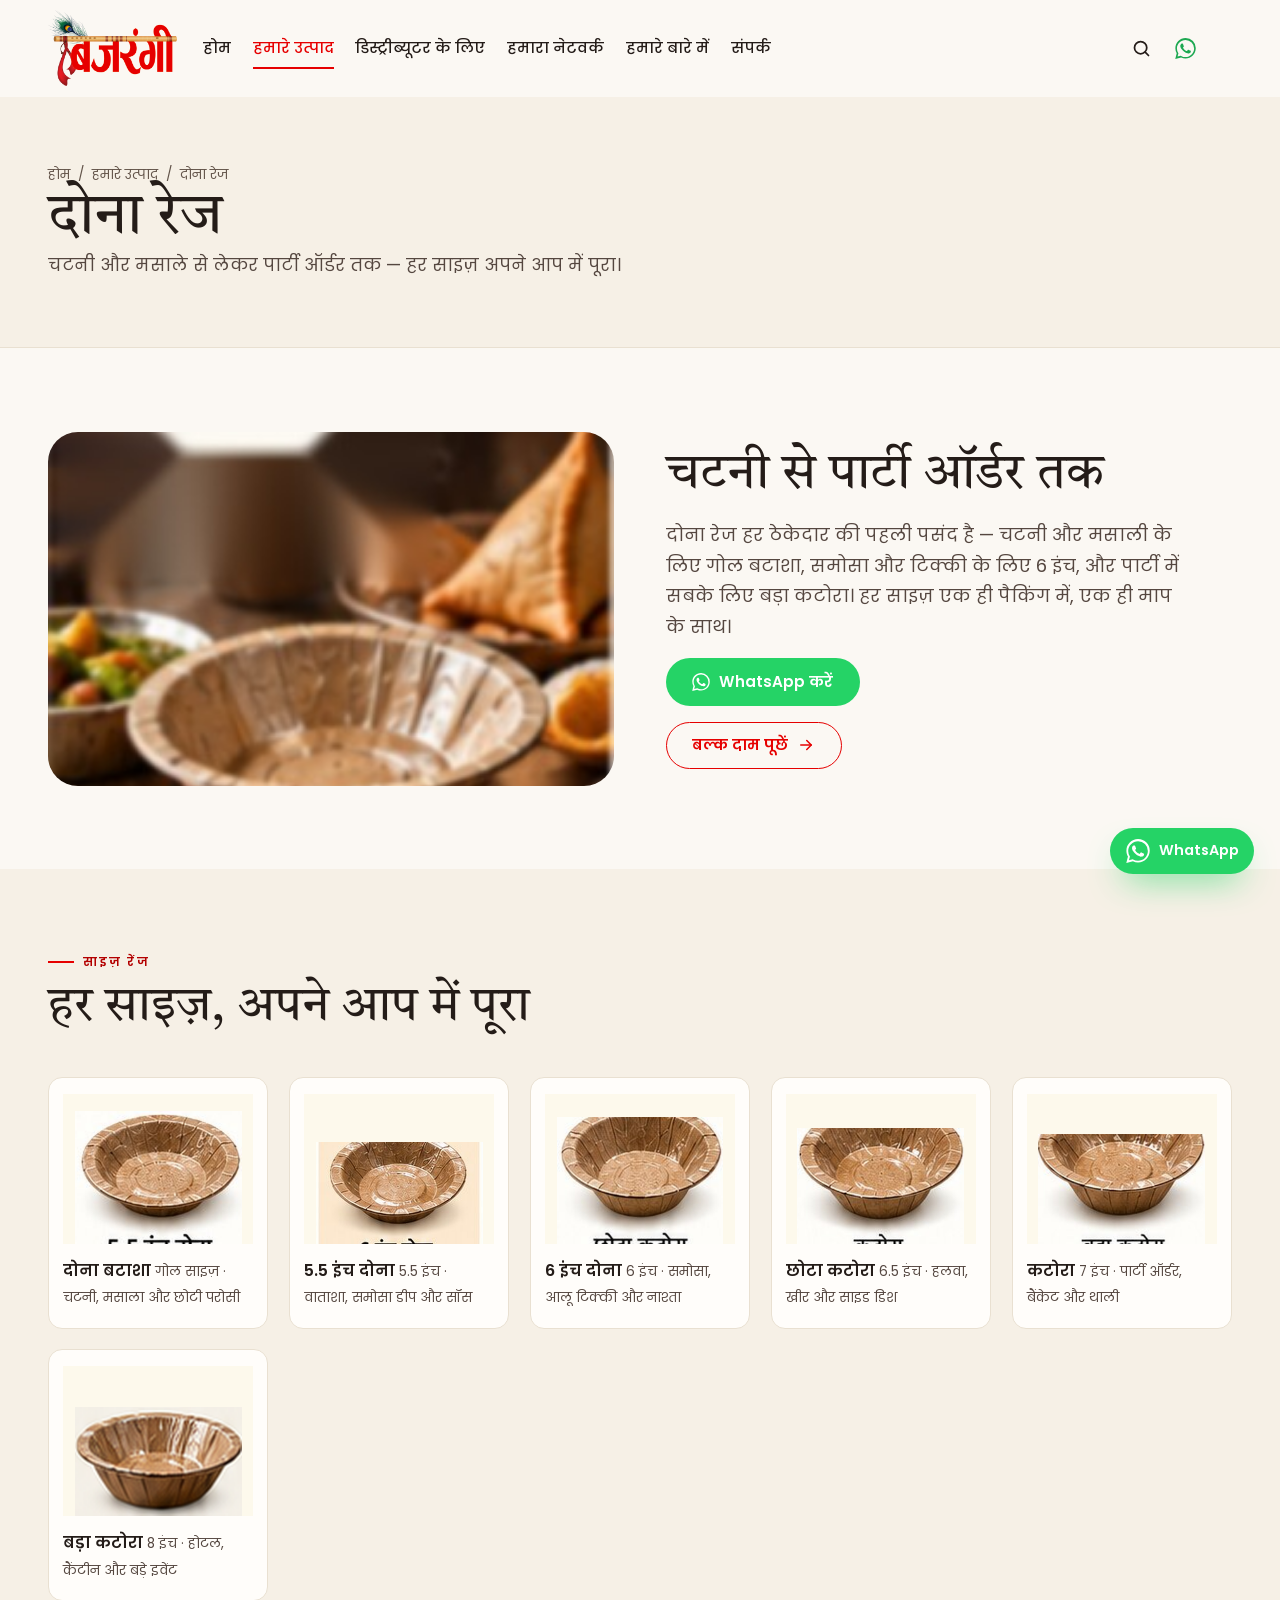
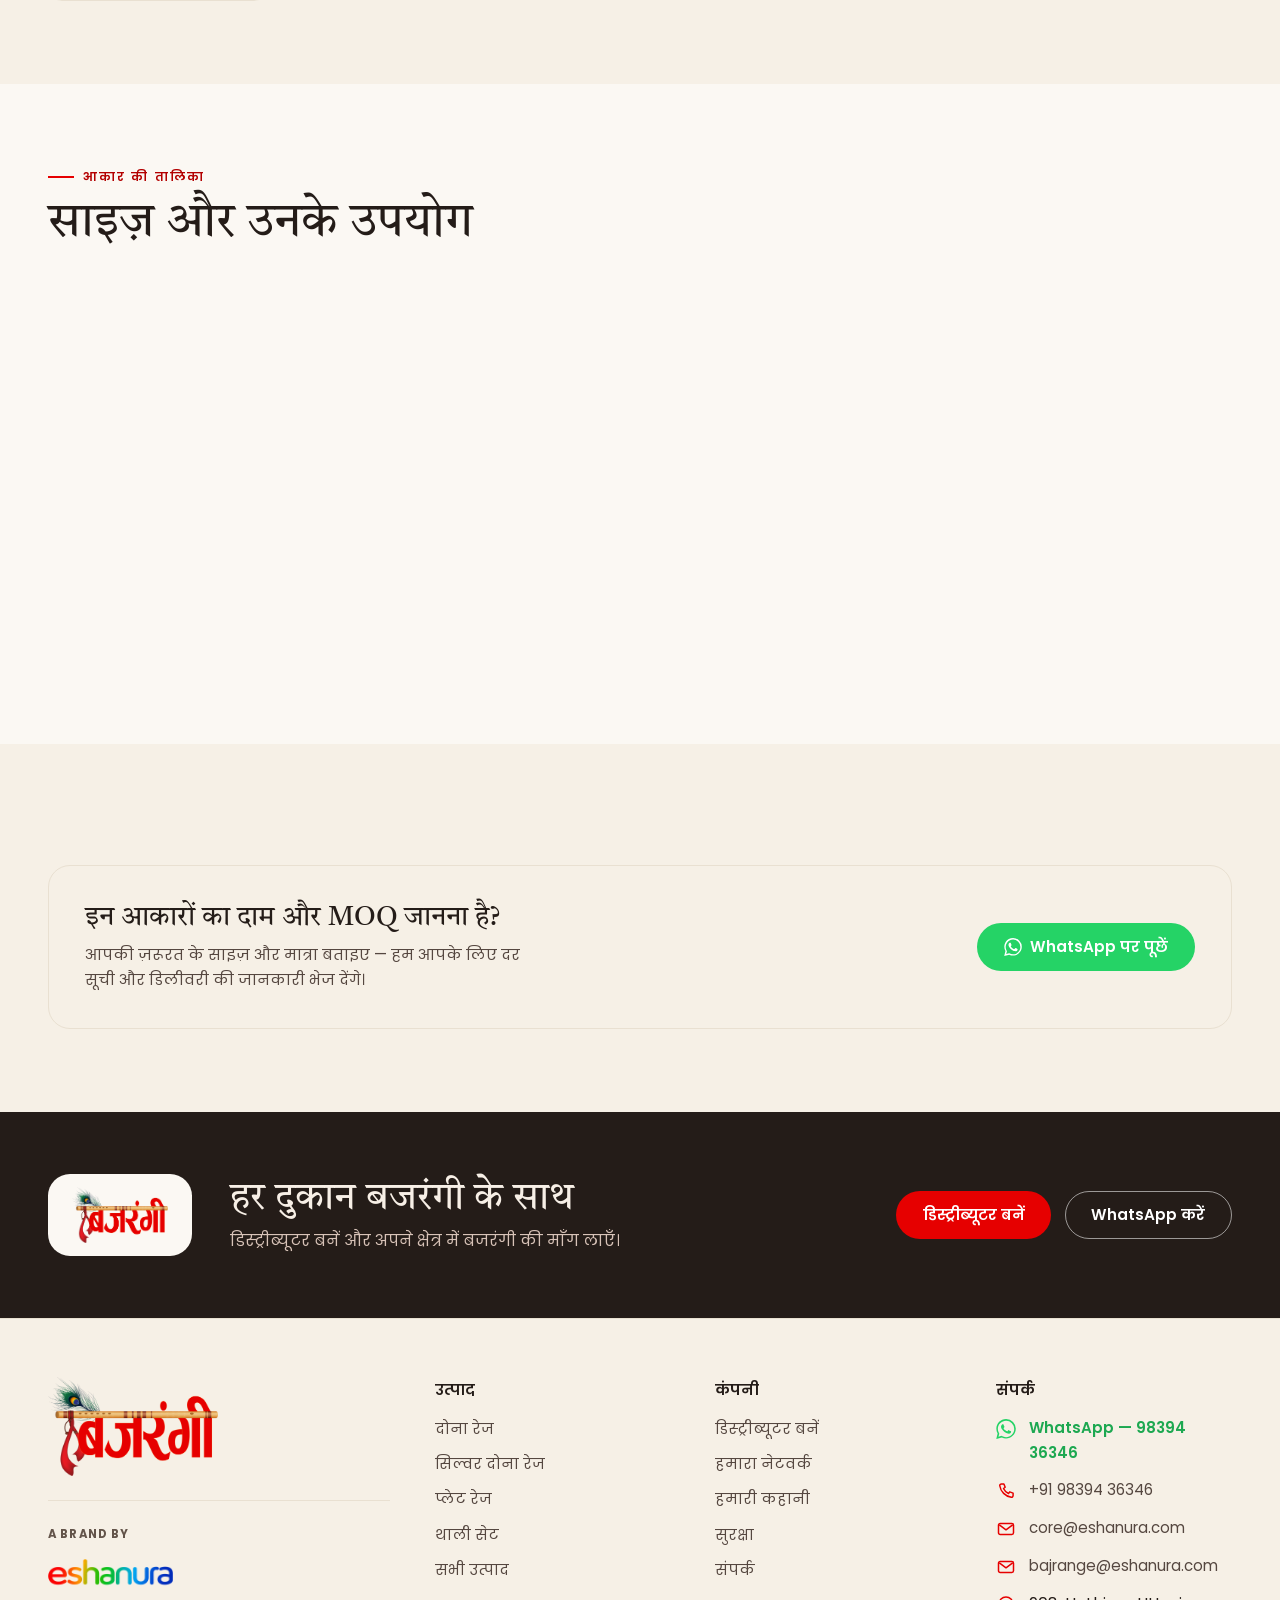
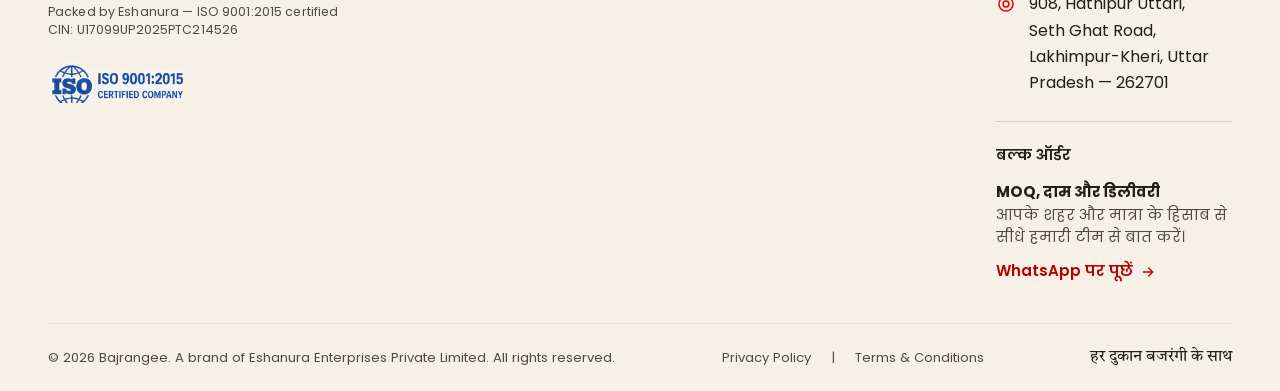
<file: range-dona.html>
<!DOCTYPE html>
<html lang="hi" class="no-js">
<head>
<meta charset="utf-8">
<meta name="viewport" content="width=device-width, initial-scale=1">
<script>document.documentElement.className = "js";</script>
<title>दोना रेज — दोना, सिल्वर दोना और कटोरा | बजरंगी</title>
<meta name="description" content="बजरंगी दोना रेज — बटाशा दोना से बड़े कटोरा तक, हर साइज़ अपने आप में पूरा। बल्क दाम और MOQ के लिए संपर्क करें।">
<meta property="og:title" content="दोना रेज — दोना, सिल्वर दोना और कटोरा | बजरंगी">
<meta property="og:description" content="बजरंगी दोना रेज — बटाशा दोना से बड़े कटोरा तक, हर साइज़ अपने आप में पूरा। बल्क दाम और MOQ के लिए संपर्क करें।">
<meta property="og:type" content="website">
<meta property="og:image" content="assets/img/hero-scene.jpg">
<meta name="theme-color" content="#e60000">
<link rel="preconnect" href="https://fonts.googleapis.com">
<link rel="preconnect" href="https://fonts.gstatic.com" crossorigin>
<link rel="stylesheet" href="assets/css/styles.css">
<link rel="icon" href="assets/img/favicon.png" type="image/png">
<link rel="icon" href="assets/img/favicon-32.png" sizes="32x32" type="image/png">
<link rel="shortcut icon" href="assets/img/favicon.ico">
<link rel="apple-touch-icon" href="assets/img/favicon.png">
</head>
<body>
<a class="skip-link" href="#main">मुख्य सामग्री पर जाएँ</a>

<header class="header" id="site-header">
  <div class="wrap wrap--wide header__inner">
    <a class="brand" href="index.html" aria-label="बजरंगी — होम">
      <img src="assets/img/logo.png" alt="बजरंगी" width="640" height="376">
    </a>

    <nav class="nav" id="primary-nav" aria-label="मुख्य नेविगेशन">
      <a href="index.html">होम</a>
      <a href="products.html" aria-current="page">हमारे उत्पाद</a>
      <a href="distributors.html">डिस्ट्रीब्यूटर के लिए</a>
      <a href="retailers.html">हमारा नेटवर्क</a>
      <a href="about.html">हमारे बारे में</a>
      <a href="contact.html">संपर्क</a>
      <a class="btn btn--primary btn--sm nav__cta" href="distributors.html#enquiry">डिस्ट्रीब्यूटर बनें</a>
    </nav>

    <div class="header__actions">
      <button class="icon-btn" type="button" data-open="search" aria-label="उत्पाद खोजें"><svg viewBox="0 0 24 24" fill="none" stroke="currentColor" stroke-width="2" aria-hidden="true"><circle cx="11" cy="11" r="7"/><path d="m20 20-3.5-3.5" stroke-linecap="round"/></svg></button>
      <a class="icon-btn icon-btn--wa" href="https://wa.me/919839436346?text=नमस्ते%20बजरंगी%20टीम,%20मुझे%20आपके%20उत्पादों%20के%20बारे%20में%20जानकारी%20चाहिए।" target="_blank" rel="noopener" aria-label="WhatsApp पर बात करें"><svg viewBox="0 0 24 24" fill="currentColor" aria-hidden="true"><path d="M17.47 14.38c-.3-.15-1.75-.86-2.02-.96-.27-.1-.47-.15-.67.15-.2.3-.77.96-.94 1.16-.17.2-.35.22-.65.07-.3-.15-1.25-.46-2.38-1.47-.88-.78-1.47-1.75-1.64-2.05-.17-.3-.02-.46.13-.61.13-.13.3-.35.45-.52.15-.17.2-.3.3-.5.1-.2.05-.37-.02-.52-.08-.15-.67-1.6-.92-2.2-.24-.58-.49-.5-.67-.51h-.57c-.2 0-.52.07-.8.37-.27.3-1.04 1.02-1.04 2.48s1.07 2.88 1.22 3.08c.15.2 2.1 3.2 5.08 4.49.71.3 1.26.49 1.69.63.71.22 1.36.19 1.87.12.57-.09 1.75-.72 2-1.41.25-.69.25-1.28.17-1.41-.07-.13-.27-.2-.57-.35M12.05 21.8h-.01a9.8 9.8 0 0 1-5-1.37l-.36-.21-3.72.98.99-3.63-.23-.37a9.79 9.79 0 0 1-1.5-5.23c0-5.41 4.4-9.81 9.82-9.81a9.75 9.75 0 0 1 6.94 2.88 9.74 9.74 0 0 1 2.87 6.94c0 5.41-4.4 9.81-9.81 9.81M20.46 3.5A11.76 11.76 0 0 0 12.05 0C5.6 0 .4 5.2.4 11.65c0 2.05.54 4.05 1.55 5.81L.3 24l6.68-1.75a11.6 11.6 0 0 0 5.06 1.19h.01c6.44 0 11.68-5.2 11.68-11.65A11.6 11.6 0 0 0 20.46 3.5"/></svg></a>
      <button class="nav__toggle" type="button" id="nav-toggle" aria-expanded="false" aria-controls="primary-nav" aria-label="मेन्यू खोलें"><svg viewBox="0 0 24 24" fill="none" stroke="currentColor" stroke-width="2" stroke-linecap="round" aria-hidden="true"><path d="M4 7h16M4 12h16M4 17h16"/></svg></button>
    </div>

    <a class="btn btn--primary header__cta" href="distributors.html#enquiry">
      डिस्ट्रीब्यूटर बनें
      <svg viewBox="0 0 24 24" fill="none" stroke="currentColor" stroke-width="2" stroke-linecap="round" stroke-linejoin="round" aria-hidden="true"><path d="M5 12h14"/><path d="m13 6 6 6-6 6"/></svg>
    </a>
  </div>
</header>

<main id="main">

  <section class="page-head">
    <div class="wrap wrap--wide">
      <nav class="crumbs" aria-label="Breadcrumb"><a href="index.html">होम</a> <span aria-hidden="True">/</span> <a href="products.html">हमारे उत्पाद</a> <span aria-hidden="True">/</span> <span>दोना रेज</span></nav>
      <h1>दोना रेज</h1>
      <p class="lede">चटनी और मसाले से लेकर पार्टी ऑर्डर तक — हर साइज़ अपने आप में पूरा।</p>
    </div>
  </section>

  <section class="section">
    <div class="wrap wrap--wide">
      <div class="about">
        <div class="about__media">
          <img class="about__photo" src="assets/img/cat-dona.jpg" alt="कागज़ के दोना रेज" width="239" height="247" loading="lazy">
        </div>
        <div class="about__copy">
          <h2>चटनी से पार्टी ऑर्डर तक</h2>
          <p>दोना रेज हर ठेकेदार की पहली पसंद है — चटनी और मसाली के लिए गोल बटाशा, समोसा और टिक्की के लिए 6 इंच, और पार्टी में सबके लिए बड़ा कटोरा। हर साइज़ एक ही पैकिंग में, एक ही माप के साथ।</p>
          <a class="btn btn--wa btn--lg" href="https://wa.me/919839436346?text=नमस्ते%20बजरंगी%20टीम,%20मुझे%20आपके%20उत्पादों%20के%20बारे%20में%20जानकारी%20चाहिए।" target="_blank" rel="noopener">
            <svg viewBox="0 0 24 24" fill="currentColor" aria-hidden="true"><path d="M17.47 14.38c-.3-.15-1.75-.86-2.02-.96-.27-.1-.47-.15-.67.15-.2.3-.77.96-.94 1.16-.17.2-.35.22-.65.07-.3-.15-1.25-.46-2.38-1.47-.88-.78-1.47-1.75-1.64-2.05-.17-.3-.02-.46.13-.61.13-.13.3-.35.45-.52.15-.17.2-.3.3-.5.1-.2.05-.37-.02-.52-.08-.15-.67-1.6-.92-2.2-.24-.58-.49-.5-.67-.51h-.57c-.2 0-.52.07-.8.37-.27.3-1.04 1.02-1.04 2.48s1.07 2.88 1.22 3.08c.15.2 2.1 3.2 5.08 4.49.71.3 1.26.49 1.69.63.71.22 1.36.19 1.87.12.57-.09 1.75-.72 2-1.41.25-.69.25-1.28.17-1.41-.07-.13-.27-.2-.57-.35M12.05 21.8h-.01a9.8 9.8 0 0 1-5-1.37l-.36-.21-3.72.98.99-3.63-.23-.37a9.79 9.79 0 0 1-1.5-5.23c0-5.41 4.4-9.81 9.82-9.81a9.75 9.75 0 0 1 6.94 2.88 9.74 9.74 0 0 1 2.87 6.94c0 5.41-4.4 9.81-9.81 9.81M20.46 3.5A11.76 11.76 0 0 0 12.05 0C5.6 0 .4 5.2.4 11.65c0 2.05.54 4.05 1.55 5.81L.3 24l6.68-1.75a11.6 11.6 0 0 0 5.06 1.19h.01c6.44 0 11.68-5.2 11.68-11.65A11.6 11.6 0 0 0 20.46 3.5"/></svg> WhatsApp करें
          </a>
          <a class="btn btn--ghost" href="#enquiry">
            बल्क दाम पूछें
            <svg viewBox="0 0 24 24" fill="none" stroke="currentColor" stroke-width="2" stroke-linecap="round" stroke-linejoin="round" aria-hidden="true"><path d="M5 12h14"/><path d="m13 6 6 6-6 6"/></svg>
          </a>
        </div>
      </div>
    </div>
  </section>

  <section class="section section--cream" id="dona" aria-labelledby="dona-h">
    <div class="wrap wrap--wide">
      <div class="section-head">
        <div class="section-head__text">
          <span class="eyebrow">साइज़ रेंज</span>
          <h2 class="h2" id="dona-h">हर साइज़, अपने आप में पूरा</h2>
        </div>
      </div>
      <div class="cat-grid">
        <article class="cat-card">
          <span class="cat-card__shot"><img src="assets/img/dona-batasha.png" alt="दोना बटाशा — गोल साइज़" width="525" height="378" loading="lazy"></span>
          <span>
            <span class="cat-card__name">दोना बटाशा</span>
            <span class="cat-card__note">गोल साइज़ · चटनी, मसाला और छोटी परोसी</span>
          </span>
        </article>        <article class="cat-card">
          <span class="cat-card__shot"><img src="assets/img/dona-5-5.png" alt="5.5 इंच दोना — 5.5 इंच" width="534" height="366" loading="lazy"></span>
          <span>
            <span class="cat-card__name">5.5 इंच दोना</span>
            <span class="cat-card__note">5.5 इंच · वाताशा, समोसा डीप और सॉस</span>
          </span>
        </article>        <article class="cat-card">
          <span class="cat-card__shot"><img src="assets/img/dona-6.png" alt="6 इंच दोना — 6 इंच" width="510" height="354" loading="lazy"></span>
          <span>
            <span class="cat-card__name">6 इंच दोना</span>
            <span class="cat-card__note">6 इंच · समोसा, आलू टिक्की और नाश्ता</span>
          </span>
        </article>        <article class="cat-card">
          <span class="cat-card__shot"><img src="assets/img/dona-6-5.png" alt="छोटा कटोरा — 6.5 इंच" width="513" height="306" loading="lazy"></span>
          <span>
            <span class="cat-card__name">छोटा कटोरा</span>
            <span class="cat-card__note">6.5 इंच · हलवा, खीर और साइड डिश</span>
          </span>
        </article>        <article class="cat-card">
          <span class="cat-card__shot"><img src="assets/img/dona-7.png" alt="कटोरा — 7 इंच" width="522" height="306" loading="lazy"></span>
          <span>
            <span class="cat-card__name">कटोरा</span>
            <span class="cat-card__note">7 इंच · पार्टी ऑर्डर, बैंकेट और थाली</span>
          </span>
        </article>        <article class="cat-card">
          <span class="cat-card__shot"><img src="assets/img/dona-8.png" alt="बड़ा कटोरा — 8 इंच" width="98" height="64" loading="lazy"></span>
          <span>
            <span class="cat-card__name">बड़ा कटोरा</span>
            <span class="cat-card__note">8 इंच · होटल, कैंटीन और बड़े इवेंट</span>
          </span>
        </article>
      </div>
    </div>
  </section>

  <section class="section">
    <div class="wrap wrap--wide">
      <div class="section-head">
        <div class="section-head__text">
          <span class="eyebrow">आकार की तालिका</span>
          <h2 class="h2">साइज़ और उनके उपयोग</h2>
        </div>
      </div>
      <div class="table-wrap reveal" id="dona-sizes">
        <table>
          <caption class="sr-only">दोना रेज के आकार</caption>
          <thead><tr><th scope="col">उत्पाद</th><th scope="col">आकार</th><th scope="col">उपयुक्त उपयोग</th></tr></thead>
          <tbody>
          <tr>
            <td><strong>दोना बटाशा</strong></td>
            <td><span class="size-bar"><i style="width:25%"></i></span>गोल साइज़</td>
            <td>चटनी, मसाला और छोटी परोसी</td>
          </tr>          <tr>
            <td><strong>5.5 इंच दोना</strong></td>
            <td><span class="size-bar"><i style="width:27.5%"></i></span>5.5 इंच</td>
            <td>वाताशा, समोसा डीप और सॉस</td>
          </tr>          <tr>
            <td><strong>6 इंच दोना</strong></td>
            <td><span class="size-bar"><i style="width:30.0%"></i></span>6 इंच</td>
            <td>समोसा, आलू टिक्की और नाश्ता</td>
          </tr>          <tr>
            <td><strong>छोटा कटोरा</strong></td>
            <td><span class="size-bar"><i style="width:25%"></i></span>6.5 इंच</td>
            <td>हलवा, खीर और साइड डिश</td>
          </tr>          <tr>
            <td><strong>कटोरा</strong></td>
            <td><span class="size-bar"><i style="width:25%"></i></span>7 इंच</td>
            <td>पार्टी ऑर्डर, बैंकेट और थाली</td>
          </tr>          <tr>
            <td><strong>बड़ा कटोरा</strong></td>
            <td><span class="size-bar"><i style="width:25%"></i></span>8 इंच</td>
            <td>होटल, कैंटीन और बड़े इवेंट</td>
          </tr>
          </tbody>
        </table>
      </div>
    </div>
  </section>

  <section class="section section--cream" id="enquiry">
    <div class="wrap wrap--wide">
      <div class="quote">
        <div>
          <h3 class="quote__title">इन आकारों का दाम और MOQ जानना है?</h3>
          <p class="quote__text">आपकी ज़रूरत के साइज़ और मात्रा बताइए — हम आपके लिए दर सूची और डिलीवरी की जानकारी भेज देंगे।</p>
        </div>
        <a class="btn btn--wa" href="https://wa.me/919839436346?text=नमस्ते%20बजरंगी%20टीम,%20मुझे%20आपके%20उत्पादों%20के%20बारे%20में%20जानकारी%20चाहिए।" target="_blank" rel="noopener">
          <svg viewBox="0 0 24 24" fill="currentColor" aria-hidden="true"><path d="M17.47 14.38c-.3-.15-1.75-.86-2.02-.96-.27-.1-.47-.15-.67.15-.2.3-.77.96-.94 1.16-.17.2-.35.22-.65.07-.3-.15-1.25-.46-2.38-1.47-.88-.78-1.47-1.75-1.64-2.05-.17-.3-.02-.46.13-.61.13-.13.3-.35.45-.52.15-.17.2-.3.3-.5.1-.2.05-.37-.02-.52-.08-.15-.67-1.6-.92-2.2-.24-.58-.49-.5-.67-.51h-.57c-.2 0-.52.07-.8.37-.27.3-1.04 1.02-1.04 2.48s1.07 2.88 1.22 3.08c.15.2 2.1 3.2 5.08 4.49.71.3 1.26.49 1.69.63.71.22 1.36.19 1.87.12.57-.09 1.75-.72 2-1.41.25-.69.25-1.28.17-1.41-.07-.13-.27-.2-.57-.35M12.05 21.8h-.01a9.8 9.8 0 0 1-5-1.37l-.36-.21-3.72.98.99-3.63-.23-.37a9.79 9.79 0 0 1-1.5-5.23c0-5.41 4.4-9.81 9.82-9.81a9.75 9.75 0 0 1 6.94 2.88 9.74 9.74 0 0 1 2.87 6.94c0 5.41-4.4 9.81-9.81 9.81M20.46 3.5A11.76 11.76 0 0 0 12.05 0C5.6 0 .4 5.2.4 11.65c0 2.05.54 4.05 1.55 5.81L.3 24l6.68-1.75a11.6 11.6 0 0 0 5.06 1.19h.01c6.44 0 11.68-5.2 11.68-11.65A11.6 11.6 0 0 0 20.46 3.5"/></svg> WhatsApp पर पूछें
        </a>
      </div>
    </div>
  </section>


  <section class="cta-band">
    <div class="wrap wrap--wide cta-band__inner">
      <span class="cta-band__mark"><img src="assets/img/logo.png" alt="बजरंगी" width="900" height="529" loading="lazy"></span>
      <div>
        <h2>हर दुकान बजरंगी के साथ</h2>
        <p>डिस्ट्रीब्यूटर बनें और अपने क्षेत्र में बजरंगी की माँग लाएँ।</p>
      </div>
      <div class="cta-band__actions">
        <a class="btn btn--on-dark" href="distributors.html#enquiry">डिस्ट्रीब्यूटर बनें</a>
        <a class="btn btn--outline-light" href="https://wa.me/919839436346?text=नमस्ते%20बजरंगी%20टीम,%20मुझे%20आपके%20उत्पादों%20के%20बारे%20में%20जानकारी%20चाहिए।" target="_blank" rel="noopener">WhatsApp करें</a>
      </div>
    </div>
  </section>
</main>

<div class="scrim" id="scrim"></div>

<aside class="drawer" id="panel-search" aria-labelledby="search-title" inert>
  <div class="drawer__head">
    <h2 id="search-title">उत्पाद खोजें</h2>
    <button class="icon-btn" type="button" data-close aria-label="खोज बंद करें"><svg viewBox="0 0 24 24" fill="none" stroke="currentColor" stroke-width="2" stroke-linecap="round" aria-hidden="true"><path d="m6 6 12 12M18 6 6 18"/></svg></button>
  </div>
  <div class="drawer__body">
    <div class="search-field">
      <svg viewBox="0 0 24 24" fill="none" stroke="currentColor" stroke-width="2" aria-hidden="true"><circle cx="11" cy="11" r="7"/><path d="m20 20-3.5-3.5" stroke-linecap="round"/></svg>
      <label class="sr-only" for="search-input">उत्पाद खोजें</label>
      <input id="search-input" type="search" placeholder="जैसे &ldquo;6 इंच दोना&rdquo; या &ldquo;कटोरा&rdquo;" autocomplete="off">
    </div>
    <p class="form-note" id="search-count" aria-live="polite" style="margin-top:.85rem">आकार, उपयोग या नाम से उत्पाद खोजें।</p>
    <div class="search-grid" id="search-results"></div>
  </div>
</aside>


<footer class="footer">
  <div class="wrap wrap--wide">
    <div class="footer__grid">
      <div class="footer__brand">
        <a class="brand" href="index.html" aria-label="बजरंगी — होम">
          <img src="assets/img/logo.png" alt="बजरंगी" width="640" height="376">
        </a>
        <div class="parent-brand">
          <span class="parent-brand__kicker">A brand by</span>
          <a class="parent-brand__link" href="https://eshanura.com" target="_blank" rel="noopener noreferrer" aria-label="Eshanura Enterprises — मूल कंपनी">
            <img class="footer__esh" src="assets/img/eshanura.png" alt="Eshanura Enterprises Private Limited" width="560" height="132" loading="lazy">
          </a>
          <small>Packed by Eshanura &mdash; ISO 9001:2015 certified<br>CIN: U17099UP2025PTC214526</small>
          <img class="footer__iso" src="assets/img/iso.png" alt="ISO 9001:2015 certified company" width="230" height="72" loading="lazy">
        </div>
      </div>

      <nav aria-label="उत्पाद">
        <h2 class="footer__h">उत्पाद</h2>
        <ul class="footer__links">
          <li><a href="range-dona.html">दोना रेज</a></li>
          <li><a href="range-dona.html">सिल्वर दोना रेज</a></li>
          <li><a href="range-plates.html">प्लेट रेज</a></li>
          <li><a href="range-thali.html">थाली सेट</a></li>
          <li><a href="products.html">सभी उत्पाद</a></li>
        </ul>
      </nav>

      <nav aria-label="कंपनी">
        <h2 class="footer__h">कंपनी</h2>
        <ul class="footer__links">
          <li><a href="distributors.html#enquiry">डिस्ट्रीब्यूटर बनें</a></li>
          <li><a href="retailers.html">हमारा नेटवर्क</a></li>
          <li><a href="about.html#story">हमारी कहानी</a></li>
          <li><a href="about.html#quality">सुरक्षा</a></li>
          <li><a href="contact.html">संपर्क</a></li>
        </ul>
      </nav>

      <div>
        <h2 class="footer__h">संपर्क</h2>
        <ul class="footer__contact">
          <li class="footer__contact--wa"><svg viewBox="0 0 24 24" fill="currentColor" aria-hidden="true"><path d="M17.47 14.38c-.3-.15-1.75-.86-2.02-.96-.27-.1-.47-.15-.67.15-.2.3-.77.96-.94 1.16-.17.2-.35.22-.65.07-.3-.15-1.25-.46-2.38-1.47-.88-.78-1.47-1.75-1.64-2.05-.17-.3-.02-.46.13-.61.13-.13.3-.35.45-.52.15-.17.2-.3.3-.5.1-.2.05-.37-.02-.52-.08-.15-.67-1.6-.92-2.2-.24-.58-.49-.5-.67-.51h-.57c-.2 0-.52.07-.8.37-.27.3-1.04 1.02-1.04 2.48s1.07 2.88 1.22 3.08c.15.2 2.1 3.2 5.08 4.49.71.3 1.26.49 1.69.63.71.22 1.36.19 1.87.12.57-.09 1.75-.72 2-1.41.25-.69.25-1.28.17-1.41-.07-.13-.27-.2-.57-.35M12.05 21.8h-.01a9.8 9.8 0 0 1-5-1.37l-.36-.21-3.72.98.99-3.63-.23-.37a9.79 9.79 0 0 1-1.5-5.23c0-5.41 4.4-9.81 9.82-9.81a9.75 9.75 0 0 1 6.94 2.88 9.74 9.74 0 0 1 2.87 6.94c0 5.41-4.4 9.81-9.81 9.81M20.46 3.5A11.76 11.76 0 0 0 12.05 0C5.6 0 .4 5.2.4 11.65c0 2.05.54 4.05 1.55 5.81L.3 24l6.68-1.75a11.6 11.6 0 0 0 5.06 1.19h.01c6.44 0 11.68-5.2 11.68-11.65A11.6 11.6 0 0 0 20.46 3.5"/></svg><a href="https://wa.me/919839436346?text=नमस्ते%20बजरंगी%20टीम,%20मुझे%20आपके%20उत्पादों%20के%20बारे%20में%20जानकारी%20चाहिए।" target="_blank" rel="noopener">WhatsApp — 98394 36346</a></li>
          <li><svg viewBox="0 0 24 24" fill="none" stroke="currentColor" stroke-width="1.8" aria-hidden="true"><path d="M6.5 3.5h3l1.5 4-2 1.5a12 12 0 0 0 6 6l1.5-2 4 1.5v3a2 2 0 0 1-2.2 2A16.5 16.5 0 0 1 4.5 5.7a2 2 0 0 1 2-2.2Z" stroke-linejoin="round"/></svg><a href="tel:+919839436346">+91 98394 36346</a></li>
          <li><svg viewBox="0 0 24 24" fill="none" stroke="currentColor" stroke-width="1.8" aria-hidden="true"><rect x="3" y="5.5" width="18" height="13" rx="2"/><path d="m4 7 8 6 8-6" stroke-linejoin="round"/></svg><a href="mailto:core@eshanura.com">core@eshanura.com</a></li>
          <li><svg viewBox="0 0 24 24" fill="none" stroke="currentColor" stroke-width="1.8" aria-hidden="true"><rect x="3" y="5.5" width="18" height="13" rx="2"/><path d="m4 7 8 6 8-6" stroke-linejoin="round"/></svg><a href="mailto:bajrange@eshanura.com">bajrange@eshanura.com</a></li>
          <li><svg viewBox="0 0 24 24" fill="none" stroke="currentColor" stroke-width="1.8" aria-hidden="true"><circle cx="12" cy="12" r="8.5"/><circle cx="12" cy="12" r="3.5"/></svg><span>908, Hathipur Uttari,<br>Seth Ghat Road,<br>Lakhimpur-Kheri, Uttar Pradesh &mdash; 262701</span></li>
        </ul>
        <div class="footer__order">
          <h2 class="footer__h">बल्क ऑर्डर</h2>
          <p class="footer__order-text"><strong>MOQ, दाम और डिलीवरी</strong><br>आपके शहर और मात्रा के हिसाब से सीधे हमारी टीम से बात करें।</p>
          <a class="footer__order-link" href="https://wa.me/919839436346?text=नमस्ते%20बजरंगी%20टीम,%20मुझे%20आपके%20उत्पादों%20के%20बारे%20में%20जानकारी%20चाहिए।" target="_blank" rel="noopener">WhatsApp पर पूछें <svg viewBox="0 0 24 24" fill="none" stroke="currentColor" stroke-width="2" stroke-linecap="round" stroke-linejoin="round" aria-hidden="true"><path d="M5 12h14"/><path d="m13 6 6 6-6 6"/></svg></a>
        </div>
      </div>
    </div>

    <div class="footer__bar">
      <p>&copy; <span data-year>2026</span> Bajrangee. A brand of Eshanura Enterprises Private Limited. All rights reserved.</p>
      <nav aria-label="Legal">
        <a href="legal.html">Privacy Policy</a>
        <span aria-hidden="true">|</span>
        <a href="legal.html#terms">Terms &amp; Conditions</a>
      </nav>
      <p class="footer__tag">हर दुकान बजरंगी के साथ</p>
    </div>
  </div>
</footer>


<a class="wa-fab" href="https://wa.me/919839436346?text=नमस्ते%20बजरंगी%20टीम,%20मुझे%20आपके%20उत्पादों%20के%20बारे%20में%20जानकारी%20चाहिए।" target="_blank" rel="noopener" aria-label="WhatsApp पर बात करें">
  <svg viewBox="0 0 24 24" fill="currentColor" aria-hidden="true"><path d="M17.47 14.38c-.3-.15-1.75-.86-2.02-.96-.27-.1-.47-.15-.67.15-.2.3-.77.96-.94 1.16-.17.2-.35.22-.65.07-.3-.15-1.25-.46-2.38-1.47-.88-.78-1.47-1.75-1.64-2.05-.17-.3-.02-.46.13-.61.13-.13.3-.35.45-.52.15-.17.2-.3.3-.5.1-.2.05-.37-.02-.52-.08-.15-.67-1.6-.92-2.2-.24-.58-.49-.5-.67-.51h-.57c-.2 0-.52.07-.8.37-.27.3-1.04 1.02-1.04 2.48s1.07 2.88 1.22 3.08c.15.2 2.1 3.2 5.08 4.49.71.3 1.26.49 1.69.63.71.22 1.36.19 1.87.12.57-.09 1.75-.72 2-1.41.25-.69.25-1.28.17-1.41-.07-.13-.27-.2-.57-.35M12.05 21.8h-.01a9.8 9.8 0 0 1-5-1.37l-.36-.21-3.72.98.99-3.63-.23-.37a9.79 9.79 0 0 1-1.5-5.23c0-5.41 4.4-9.81 9.82-9.81a9.75 9.75 0 0 1 6.94 2.88 9.74 9.74 0 0 1 2.87 6.94c0 5.41-4.4 9.81-9.81 9.81M20.46 3.5A11.76 11.76 0 0 0 12.05 0C5.6 0 .4 5.2.4 11.65c0 2.05.54 4.05 1.55 5.81L.3 24l6.68-1.75a11.6 11.6 0 0 0 5.06 1.19h.01c6.44 0 11.68-5.2 11.68-11.65A11.6 11.6 0 0 0 20.46 3.5"/></svg><span class="wa-fab__label">WhatsApp</span>
</a>

<button class="to-top" type="button" id="to-top" aria-label="ऊपर जाएँ"><svg viewBox="0 0 24 24" fill="none" stroke="currentColor" stroke-width="2" stroke-linecap="round" stroke-linejoin="round" aria-hidden="true"><path d="M12 19V5"/><path d="m6 11 6-6 6 6"/></svg></button>

<div class="mobile-bar">
  <a class="btn btn--wa" href="https://wa.me/919839436346?text=नमस्ते%20बजरंगी%20टीम,%20मुझे%20आपके%20उत्पादों%20के%20बारे%20में%20जानकारी%20चाहिए।" target="_blank" rel="noopener" aria-label="WhatsApp पर बात करें">
    <svg viewBox="0 0 24 24" fill="currentColor" aria-hidden="true"><path d="M17.47 14.38c-.3-.15-1.75-.86-2.02-.96-.27-.1-.47-.15-.67.15-.2.3-.77.96-.94 1.16-.17.2-.35.22-.65.07-.3-.15-1.25-.46-2.38-1.47-.88-.78-1.47-1.75-1.64-2.05-.17-.3-.02-.46.13-.61.13-.13.3-.35.45-.52.15-.17.2-.3.3-.5.1-.2.05-.37-.02-.52-.08-.15-.67-1.6-.92-2.2-.24-.58-.49-.5-.67-.51h-.57c-.2 0-.52.07-.8.37-.27.3-1.04 1.02-1.04 2.48s1.07 2.88 1.22 3.08c.15.2 2.1 3.2 5.08 4.49.71.3 1.26.49 1.69.63.71.22 1.36.19 1.87.12.57-.09 1.75-.72 2-1.41.25-.69.25-1.28.17-1.41-.07-.13-.27-.2-.57-.35M12.05 21.8h-.01a9.8 9.8 0 0 1-5-1.37l-.36-.21-3.72.98.99-3.63-.23-.37a9.79 9.79 0 0 1-1.5-5.23c0-5.41 4.4-9.81 9.82-9.81a9.75 9.75 0 0 1 6.94 2.88 9.74 9.74 0 0 1 2.87 6.94c0 5.41-4.4 9.81-9.81 9.81M20.46 3.5A11.76 11.76 0 0 0 12.05 0C5.6 0 .4 5.2.4 11.65c0 2.05.54 4.05 1.55 5.81L.3 24l6.68-1.75a11.6 11.6 0 0 0 5.06 1.19h.01c6.44 0 11.68-5.2 11.68-11.65A11.6 11.6 0 0 0 20.46 3.5"/></svg> चैट
  </a>
  <a class="btn btn--ghost" href="tel:+919839436346" aria-label="फ़ोन करें"><svg viewBox="0 0 24 24" fill="none" stroke="currentColor" stroke-width="1.8" aria-hidden="true"><path d="M6.5 3.5h3l1.5 4-2 1.5a12 12 0 0 0 6 6l1.5-2 4 1.5v3a2 2 0 0 1-2.2 2A16.5 16.5 0 0 1 4.5 5.7a2 2 0 0 1 2-2.2Z" stroke-linejoin="round"/></svg> कॉल</a>
  <a class="btn btn--primary" href="https://wa.me/919839436346?text=नमस्ते%20बजरंगी%20टीम,%20मुझे%20आपके%20उत्पादों%20के%20बारे%20में%20जानकारी%20चाहिए।" target="_blank" rel="noopener" aria-label="दाम और मात्रा पूछें">
    दाम पूछें
  </a>
</div>

<script src="assets/js/catalogue.js" defer></script>
<script src="assets/js/main.js" defer></script>
</body>
</html>
</file>
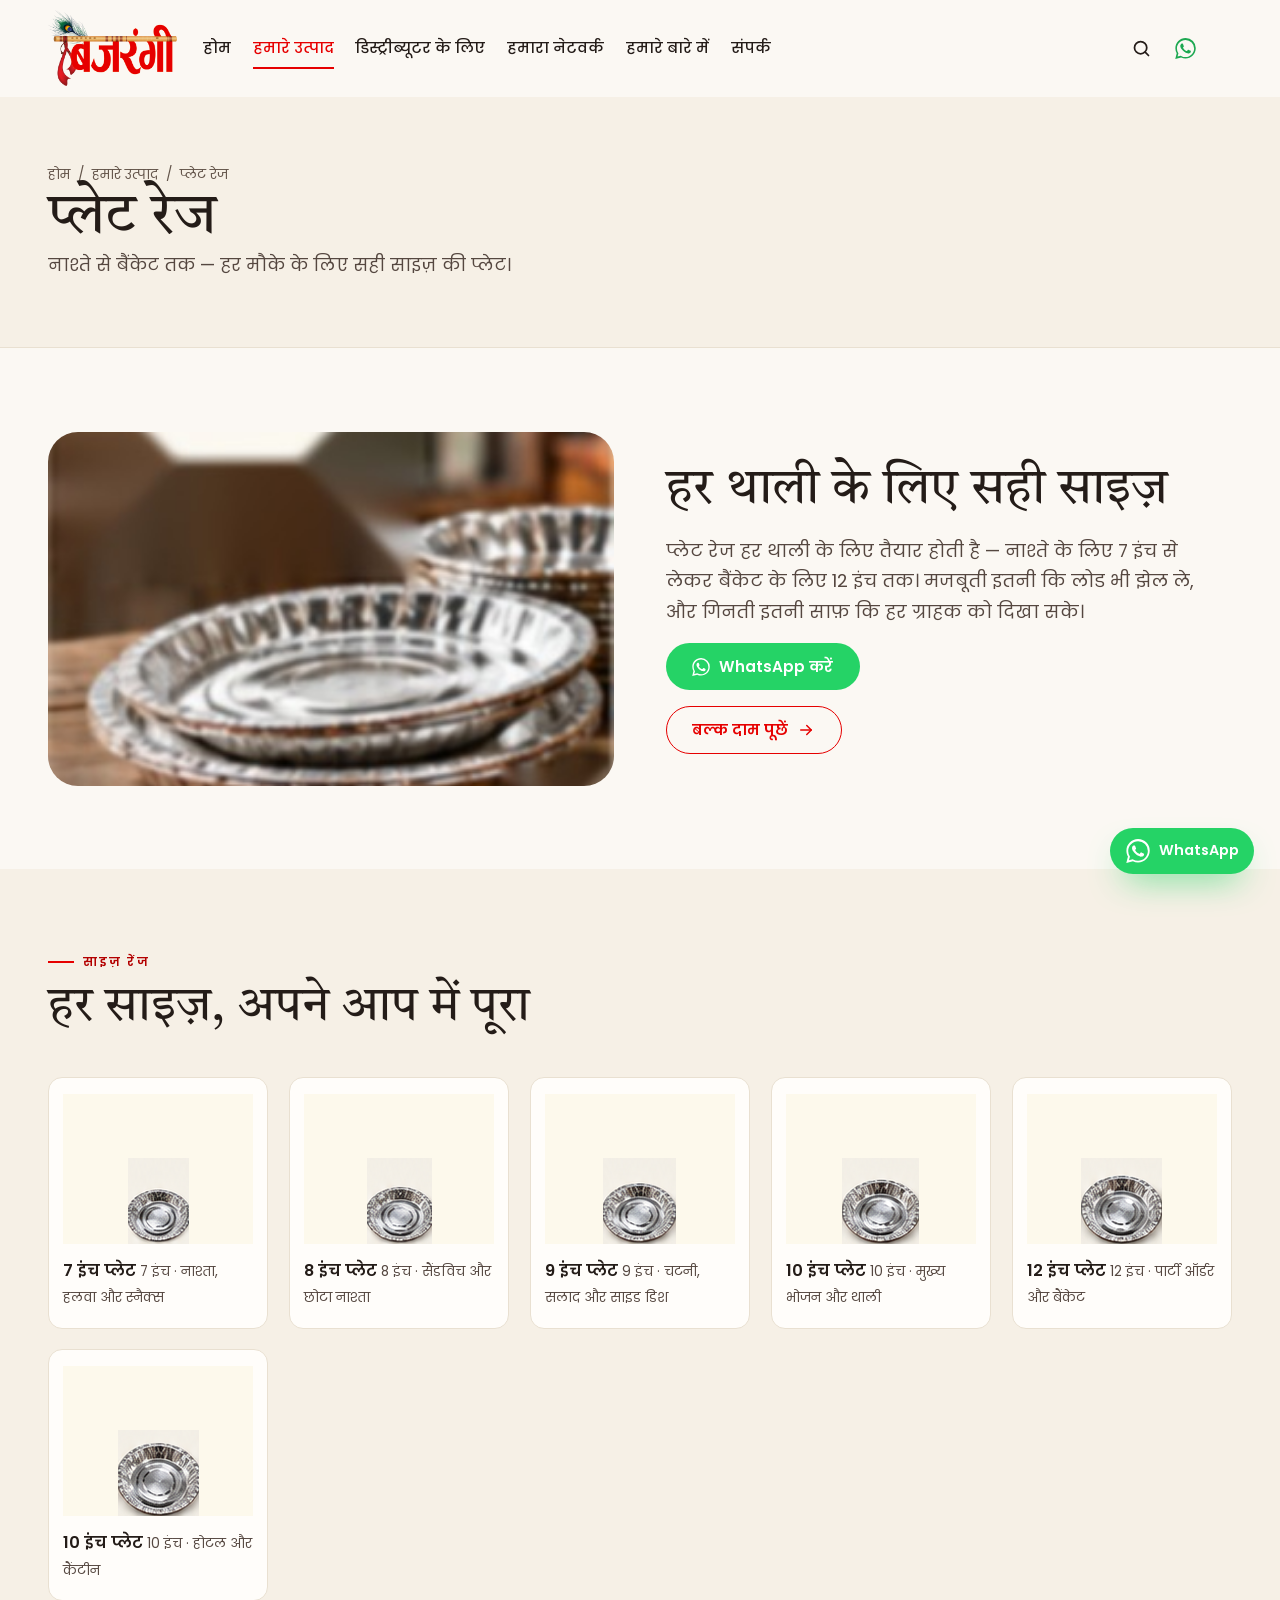
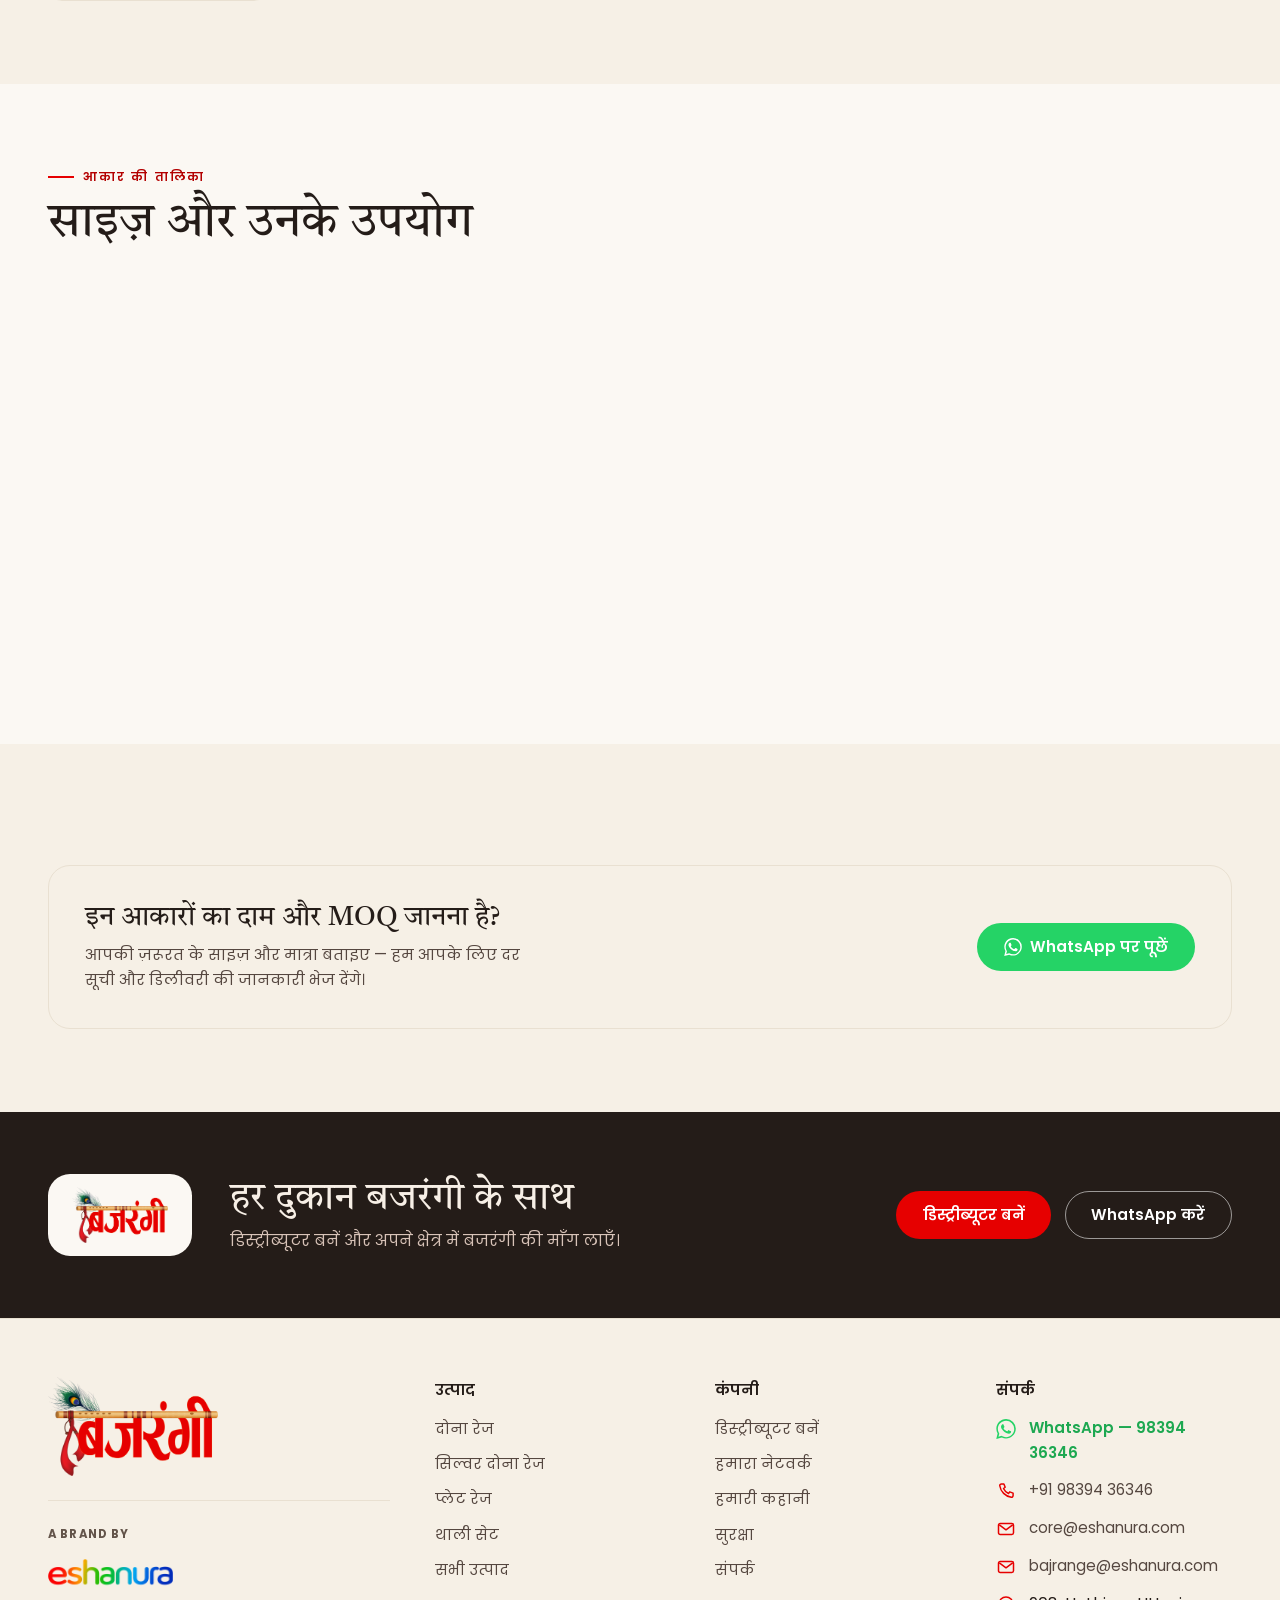
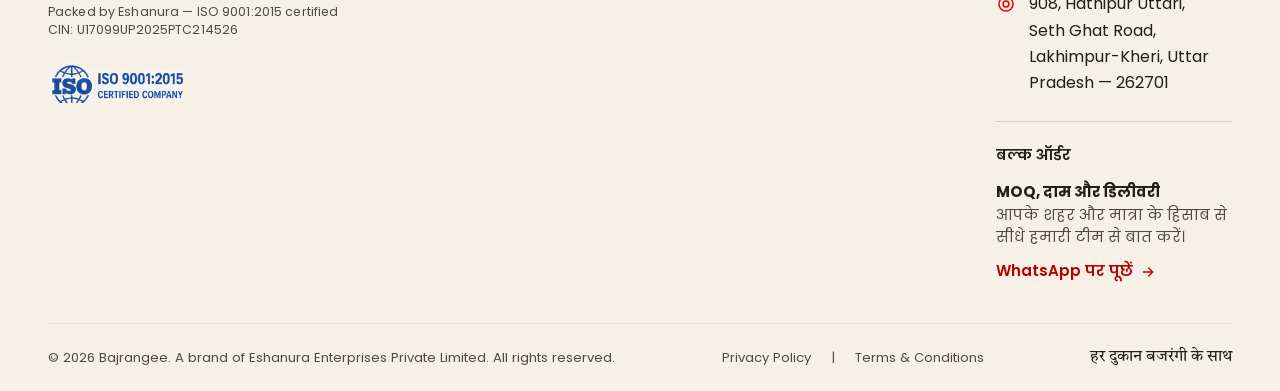
<file: range-plates.html>
<!DOCTYPE html>
<html lang="hi" class="no-js">
<head>
<meta charset="utf-8">
<meta name="viewport" content="width=device-width, initial-scale=1">
<script>document.documentElement.className = "js";</script>
<title>प्लेट रेज — हर साइज़ के बर्तन प्लेट | बजरंगी</title>
<meta name="description" content="बजरंगी प्लेट रेज — नाश्ते से बैंकेट तक हर साइज़ की प्लेट। बल्क दाम और MOQ के लिए संपर्क करें।">
<meta property="og:title" content="प्लेट रेज — हर साइज़ के बर्तन प्लेट | बजरंगी">
<meta property="og:description" content="बजरंगी प्लेट रेज — नाश्ते से बैंकेट तक हर साइज़ की प्लेट। बल्क दाम और MOQ के लिए संपर्क करें।">
<meta property="og:type" content="website">
<meta property="og:image" content="assets/img/hero-scene.jpg">
<meta name="theme-color" content="#e60000">
<link rel="preconnect" href="https://fonts.googleapis.com">
<link rel="preconnect" href="https://fonts.gstatic.com" crossorigin>
<link rel="stylesheet" href="assets/css/styles.css">
<link rel="icon" href="assets/img/favicon.png" type="image/png">
<link rel="icon" href="assets/img/favicon-32.png" sizes="32x32" type="image/png">
<link rel="shortcut icon" href="assets/img/favicon.ico">
<link rel="apple-touch-icon" href="assets/img/favicon.png">
</head>
<body>
<a class="skip-link" href="#main">मुख्य सामग्री पर जाएँ</a>

<header class="header" id="site-header">
  <div class="wrap wrap--wide header__inner">
    <a class="brand" href="index.html" aria-label="बजरंगी — होम">
      <img src="assets/img/logo.png" alt="बजरंगी" width="640" height="376">
    </a>

    <nav class="nav" id="primary-nav" aria-label="मुख्य नेविगेशन">
      <a href="index.html">होम</a>
      <a href="products.html" aria-current="page">हमारे उत्पाद</a>
      <a href="distributors.html">डिस्ट्रीब्यूटर के लिए</a>
      <a href="retailers.html">हमारा नेटवर्क</a>
      <a href="about.html">हमारे बारे में</a>
      <a href="contact.html">संपर्क</a>
      <a class="btn btn--primary btn--sm nav__cta" href="distributors.html#enquiry">डिस्ट्रीब्यूटर बनें</a>
    </nav>

    <div class="header__actions">
      <button class="icon-btn" type="button" data-open="search" aria-label="उत्पाद खोजें"><svg viewBox="0 0 24 24" fill="none" stroke="currentColor" stroke-width="2" aria-hidden="true"><circle cx="11" cy="11" r="7"/><path d="m20 20-3.5-3.5" stroke-linecap="round"/></svg></button>
      <a class="icon-btn icon-btn--wa" href="https://wa.me/919839436346?text=नमस्ते%20बजरंगी%20टीम,%20मुझे%20आपके%20उत्पादों%20के%20बारे%20में%20जानकारी%20चाहिए।" target="_blank" rel="noopener" aria-label="WhatsApp पर बात करें"><svg viewBox="0 0 24 24" fill="currentColor" aria-hidden="true"><path d="M17.47 14.38c-.3-.15-1.75-.86-2.02-.96-.27-.1-.47-.15-.67.15-.2.3-.77.96-.94 1.16-.17.2-.35.22-.65.07-.3-.15-1.25-.46-2.38-1.47-.88-.78-1.47-1.75-1.64-2.05-.17-.3-.02-.46.13-.61.13-.13.3-.35.45-.52.15-.17.2-.3.3-.5.1-.2.05-.37-.02-.52-.08-.15-.67-1.6-.92-2.2-.24-.58-.49-.5-.67-.51h-.57c-.2 0-.52.07-.8.37-.27.3-1.04 1.02-1.04 2.48s1.07 2.88 1.22 3.08c.15.2 2.1 3.2 5.08 4.49.71.3 1.26.49 1.69.63.71.22 1.36.19 1.87.12.57-.09 1.75-.72 2-1.41.25-.69.25-1.28.17-1.41-.07-.13-.27-.2-.57-.35M12.05 21.8h-.01a9.8 9.8 0 0 1-5-1.37l-.36-.21-3.72.98.99-3.63-.23-.37a9.79 9.79 0 0 1-1.5-5.23c0-5.41 4.4-9.81 9.82-9.81a9.75 9.75 0 0 1 6.94 2.88 9.74 9.74 0 0 1 2.87 6.94c0 5.41-4.4 9.81-9.81 9.81M20.46 3.5A11.76 11.76 0 0 0 12.05 0C5.6 0 .4 5.2.4 11.65c0 2.05.54 4.05 1.55 5.81L.3 24l6.68-1.75a11.6 11.6 0 0 0 5.06 1.19h.01c6.44 0 11.68-5.2 11.68-11.65A11.6 11.6 0 0 0 20.46 3.5"/></svg></a>
      <button class="nav__toggle" type="button" id="nav-toggle" aria-expanded="false" aria-controls="primary-nav" aria-label="मेन्यू खोलें"><svg viewBox="0 0 24 24" fill="none" stroke="currentColor" stroke-width="2" stroke-linecap="round" aria-hidden="true"><path d="M4 7h16M4 12h16M4 17h16"/></svg></button>
    </div>

    <a class="btn btn--primary header__cta" href="distributors.html#enquiry">
      डिस्ट्रीब्यूटर बनें
      <svg viewBox="0 0 24 24" fill="none" stroke="currentColor" stroke-width="2" stroke-linecap="round" stroke-linejoin="round" aria-hidden="true"><path d="M5 12h14"/><path d="m13 6 6 6-6 6"/></svg>
    </a>
  </div>
</header>

<main id="main">

  <section class="page-head">
    <div class="wrap wrap--wide">
      <nav class="crumbs" aria-label="Breadcrumb"><a href="index.html">होम</a> <span aria-hidden="True">/</span> <a href="products.html">हमारे उत्पाद</a> <span aria-hidden="True">/</span> <span>प्लेट रेज</span></nav>
      <h1>प्लेट रेज</h1>
      <p class="lede">नाश्ते से बैंकेट तक — हर मौके के लिए सही साइज़ की प्लेट।</p>
    </div>
  </section>

  <section class="section">
    <div class="wrap wrap--wide">
      <div class="about">
        <div class="about__media">
          <img class="about__photo" src="assets/img/cat-plate.jpg" alt="स्टील के प्लेट रेज" width="256" height="247" loading="lazy">
        </div>
        <div class="about__copy">
          <h2>हर थाली के लिए सही साइज़</h2>
          <p>प्लेट रेज हर थाली के लिए तैयार होती है — नाश्ते के लिए 7 इंच से लेकर बैंकेट के लिए 12 इंच तक। मजबूती इतनी कि लोड भी झेल ले, और गिनती इतनी साफ़ कि हर ग्राहक को दिखा सके।</p>
          <a class="btn btn--wa btn--lg" href="https://wa.me/919839436346?text=नमस्ते%20बजरंगी%20टीम,%20मुझे%20आपके%20उत्पादों%20के%20बारे%20में%20जानकारी%20चाहिए।" target="_blank" rel="noopener">
            <svg viewBox="0 0 24 24" fill="currentColor" aria-hidden="true"><path d="M17.47 14.38c-.3-.15-1.75-.86-2.02-.96-.27-.1-.47-.15-.67.15-.2.3-.77.96-.94 1.16-.17.2-.35.22-.65.07-.3-.15-1.25-.46-2.38-1.47-.88-.78-1.47-1.75-1.64-2.05-.17-.3-.02-.46.13-.61.13-.13.3-.35.45-.52.15-.17.2-.3.3-.5.1-.2.05-.37-.02-.52-.08-.15-.67-1.6-.92-2.2-.24-.58-.49-.5-.67-.51h-.57c-.2 0-.52.07-.8.37-.27.3-1.04 1.02-1.04 2.48s1.07 2.88 1.22 3.08c.15.2 2.1 3.2 5.08 4.49.71.3 1.26.49 1.69.63.71.22 1.36.19 1.87.12.57-.09 1.75-.72 2-1.41.25-.69.25-1.28.17-1.41-.07-.13-.27-.2-.57-.35M12.05 21.8h-.01a9.8 9.8 0 0 1-5-1.37l-.36-.21-3.72.98.99-3.63-.23-.37a9.79 9.79 0 0 1-1.5-5.23c0-5.41 4.4-9.81 9.82-9.81a9.75 9.75 0 0 1 6.94 2.88 9.74 9.74 0 0 1 2.87 6.94c0 5.41-4.4 9.81-9.81 9.81M20.46 3.5A11.76 11.76 0 0 0 12.05 0C5.6 0 .4 5.2.4 11.65c0 2.05.54 4.05 1.55 5.81L.3 24l6.68-1.75a11.6 11.6 0 0 0 5.06 1.19h.01c6.44 0 11.68-5.2 11.68-11.65A11.6 11.6 0 0 0 20.46 3.5"/></svg> WhatsApp करें
          </a>
          <a class="btn btn--ghost" href="#enquiry">
            बल्क दाम पूछें
            <svg viewBox="0 0 24 24" fill="none" stroke="currentColor" stroke-width="2" stroke-linecap="round" stroke-linejoin="round" aria-hidden="true"><path d="M5 12h14"/><path d="m13 6 6 6-6 6"/></svg>
          </a>
        </div>
      </div>
    </div>
  </section>

  <section class="section section--cream" id="plates" aria-labelledby="plates-h">
    <div class="wrap wrap--wide">
      <div class="section-head">
        <div class="section-head__text">
          <span class="eyebrow">साइज़ रेंज</span>
          <h2 class="h2" id="plates-h">हर साइज़, अपने आप में पूरा</h2>
        </div>
      </div>
      <div class="cat-grid">
        <article class="cat-card">
          <span class="cat-card__shot"><img src="assets/img/plate-5.png" alt="7 इंच प्लेट — 7 इंच" width="61" height="86" loading="lazy"></span>
          <span>
            <span class="cat-card__name">7 इंच प्लेट</span>
            <span class="cat-card__note">7 इंच · नाश्ता, हलवा और स्नैक्स</span>
          </span>
        </article>        <article class="cat-card">
          <span class="cat-card__shot"><img src="assets/img/plate-6.png" alt="8 इंच प्लेट — 8 इंच" width="65" height="86" loading="lazy"></span>
          <span>
            <span class="cat-card__name">8 इंच प्लेट</span>
            <span class="cat-card__note">8 इंच · सैंडविच और छोटा नाश्ता</span>
          </span>
        </article>        <article class="cat-card">
          <span class="cat-card__shot"><img src="assets/img/plate-7.png" alt="9 इंच प्लेट — 9 इंच" width="73" height="86" loading="lazy"></span>
          <span>
            <span class="cat-card__name">9 इंच प्लेट</span>
            <span class="cat-card__note">9 इंच · चटनी, सलाद और साइड डिश</span>
          </span>
        </article>        <article class="cat-card">
          <span class="cat-card__shot"><img src="assets/img/plate-8.png" alt="10 इंच प्लेट — 10 इंच" width="77" height="86" loading="lazy"></span>
          <span>
            <span class="cat-card__name">10 इंच प्लेट</span>
            <span class="cat-card__note">10 इंच · मुख्य भोजन और थाली</span>
          </span>
        </article>        <article class="cat-card">
          <span class="cat-card__shot"><img src="assets/img/plate-9.png" alt="12 इंच प्लेट — 12 इंच" width="81" height="86" loading="lazy"></span>
          <span>
            <span class="cat-card__name">12 इंच प्लेट</span>
            <span class="cat-card__note">12 इंच · पार्टी ऑर्डर और बैंकेट</span>
          </span>
        </article>        <article class="cat-card">
          <span class="cat-card__shot"><img src="assets/img/plate-10.png" alt="10 इंच प्लेट — 10 इंच" width="81" height="86" loading="lazy"></span>
          <span>
            <span class="cat-card__name">10 इंच प्लेट</span>
            <span class="cat-card__note">10 इंच · होटल और कैंटीन</span>
          </span>
        </article>
      </div>
    </div>
  </section>

  <section class="section">
    <div class="wrap wrap--wide">
      <div class="section-head">
        <div class="section-head__text">
          <span class="eyebrow">आकार की तालिका</span>
          <h2 class="h2">साइज़ और उनके उपयोग</h2>
        </div>
      </div>
      <div class="table-wrap reveal" id="plates-sizes">
        <table>
          <caption class="sr-only">प्लेट रेज के आकार</caption>
          <thead><tr><th scope="col">उत्पाद</th><th scope="col">आकार</th><th scope="col">उपयुक्त उपयोग</th></tr></thead>
          <tbody>
          <tr>
            <td><strong>7 इंच प्लेट</strong></td>
            <td><span class="size-bar"><i style="width:35.0%"></i></span>7 इंच</td>
            <td>नाश्ता, हलवा और स्नैक्स</td>
          </tr>          <tr>
            <td><strong>8 इंच प्लेट</strong></td>
            <td><span class="size-bar"><i style="width:40.0%"></i></span>8 इंच</td>
            <td>सैंडविच और छोटा नाश्ता</td>
          </tr>          <tr>
            <td><strong>9 इंच प्लेट</strong></td>
            <td><span class="size-bar"><i style="width:45.0%"></i></span>9 इंच</td>
            <td>चटनी, सलाद और साइड डिश</td>
          </tr>          <tr>
            <td><strong>10 इंच प्लेट</strong></td>
            <td><span class="size-bar"><i style="width:50.0%"></i></span>10 इंच</td>
            <td>मुख्य भोजन और थाली</td>
          </tr>          <tr>
            <td><strong>12 इंच प्लेट</strong></td>
            <td><span class="size-bar"><i style="width:60.0%"></i></span>12 इंच</td>
            <td>पार्टी ऑर्डर और बैंकेट</td>
          </tr>          <tr>
            <td><strong>10 इंच प्लेट</strong></td>
            <td><span class="size-bar"><i style="width:50.0%"></i></span>10 इंच</td>
            <td>होटल और कैंटीन</td>
          </tr>
          </tbody>
        </table>
      </div>
    </div>
  </section>

  <section class="section section--cream" id="enquiry">
    <div class="wrap wrap--wide">
      <div class="quote">
        <div>
          <h3 class="quote__title">इन आकारों का दाम और MOQ जानना है?</h3>
          <p class="quote__text">आपकी ज़रूरत के साइज़ और मात्रा बताइए — हम आपके लिए दर सूची और डिलीवरी की जानकारी भेज देंगे।</p>
        </div>
        <a class="btn btn--wa" href="https://wa.me/919839436346?text=नमस्ते%20बजरंगी%20टीम,%20मुझे%20आपके%20उत्पादों%20के%20बारे%20में%20जानकारी%20चाहिए।" target="_blank" rel="noopener">
          <svg viewBox="0 0 24 24" fill="currentColor" aria-hidden="true"><path d="M17.47 14.38c-.3-.15-1.75-.86-2.02-.96-.27-.1-.47-.15-.67.15-.2.3-.77.96-.94 1.16-.17.2-.35.22-.65.07-.3-.15-1.25-.46-2.38-1.47-.88-.78-1.47-1.75-1.64-2.05-.17-.3-.02-.46.13-.61.13-.13.3-.35.45-.52.15-.17.2-.3.3-.5.1-.2.05-.37-.02-.52-.08-.15-.67-1.6-.92-2.2-.24-.58-.49-.5-.67-.51h-.57c-.2 0-.52.07-.8.37-.27.3-1.04 1.02-1.04 2.48s1.07 2.88 1.22 3.08c.15.2 2.1 3.2 5.08 4.49.71.3 1.26.49 1.69.63.71.22 1.36.19 1.87.12.57-.09 1.75-.72 2-1.41.25-.69.25-1.28.17-1.41-.07-.13-.27-.2-.57-.35M12.05 21.8h-.01a9.8 9.8 0 0 1-5-1.37l-.36-.21-3.72.98.99-3.63-.23-.37a9.79 9.79 0 0 1-1.5-5.23c0-5.41 4.4-9.81 9.82-9.81a9.75 9.75 0 0 1 6.94 2.88 9.74 9.74 0 0 1 2.87 6.94c0 5.41-4.4 9.81-9.81 9.81M20.46 3.5A11.76 11.76 0 0 0 12.05 0C5.6 0 .4 5.2.4 11.65c0 2.05.54 4.05 1.55 5.81L.3 24l6.68-1.75a11.6 11.6 0 0 0 5.06 1.19h.01c6.44 0 11.68-5.2 11.68-11.65A11.6 11.6 0 0 0 20.46 3.5"/></svg> WhatsApp पर पूछें
        </a>
      </div>
    </div>
  </section>


  <section class="cta-band">
    <div class="wrap wrap--wide cta-band__inner">
      <span class="cta-band__mark"><img src="assets/img/logo.png" alt="बजरंगी" width="900" height="529" loading="lazy"></span>
      <div>
        <h2>हर दुकान बजरंगी के साथ</h2>
        <p>डिस्ट्रीब्यूटर बनें और अपने क्षेत्र में बजरंगी की माँग लाएँ।</p>
      </div>
      <div class="cta-band__actions">
        <a class="btn btn--on-dark" href="distributors.html#enquiry">डिस्ट्रीब्यूटर बनें</a>
        <a class="btn btn--outline-light" href="https://wa.me/919839436346?text=नमस्ते%20बजरंगी%20टीम,%20मुझे%20आपके%20उत्पादों%20के%20बारे%20में%20जानकारी%20चाहिए।" target="_blank" rel="noopener">WhatsApp करें</a>
      </div>
    </div>
  </section>
</main>

<div class="scrim" id="scrim"></div>

<aside class="drawer" id="panel-search" aria-labelledby="search-title" inert>
  <div class="drawer__head">
    <h2 id="search-title">उत्पाद खोजें</h2>
    <button class="icon-btn" type="button" data-close aria-label="खोज बंद करें"><svg viewBox="0 0 24 24" fill="none" stroke="currentColor" stroke-width="2" stroke-linecap="round" aria-hidden="true"><path d="m6 6 12 12M18 6 6 18"/></svg></button>
  </div>
  <div class="drawer__body">
    <div class="search-field">
      <svg viewBox="0 0 24 24" fill="none" stroke="currentColor" stroke-width="2" aria-hidden="true"><circle cx="11" cy="11" r="7"/><path d="m20 20-3.5-3.5" stroke-linecap="round"/></svg>
      <label class="sr-only" for="search-input">उत्पाद खोजें</label>
      <input id="search-input" type="search" placeholder="जैसे &ldquo;6 इंच दोना&rdquo; या &ldquo;कटोरा&rdquo;" autocomplete="off">
    </div>
    <p class="form-note" id="search-count" aria-live="polite" style="margin-top:.85rem">आकार, उपयोग या नाम से उत्पाद खोजें।</p>
    <div class="search-grid" id="search-results"></div>
  </div>
</aside>


<footer class="footer">
  <div class="wrap wrap--wide">
    <div class="footer__grid">
      <div class="footer__brand">
        <a class="brand" href="index.html" aria-label="बजरंगी — होम">
          <img src="assets/img/logo.png" alt="बजरंगी" width="640" height="376">
        </a>
        <div class="parent-brand">
          <span class="parent-brand__kicker">A brand by</span>
          <a class="parent-brand__link" href="https://eshanura.com" target="_blank" rel="noopener noreferrer" aria-label="Eshanura Enterprises — मूल कंपनी">
            <img class="footer__esh" src="assets/img/eshanura.png" alt="Eshanura Enterprises Private Limited" width="560" height="132" loading="lazy">
          </a>
          <small>Packed by Eshanura &mdash; ISO 9001:2015 certified<br>CIN: U17099UP2025PTC214526</small>
          <img class="footer__iso" src="assets/img/iso.png" alt="ISO 9001:2015 certified company" width="230" height="72" loading="lazy">
        </div>
      </div>

      <nav aria-label="उत्पाद">
        <h2 class="footer__h">उत्पाद</h2>
        <ul class="footer__links">
          <li><a href="range-dona.html">दोना रेज</a></li>
          <li><a href="range-dona.html">सिल्वर दोना रेज</a></li>
          <li><a href="range-plates.html">प्लेट रेज</a></li>
          <li><a href="range-thali.html">थाली सेट</a></li>
          <li><a href="products.html">सभी उत्पाद</a></li>
        </ul>
      </nav>

      <nav aria-label="कंपनी">
        <h2 class="footer__h">कंपनी</h2>
        <ul class="footer__links">
          <li><a href="distributors.html#enquiry">डिस्ट्रीब्यूटर बनें</a></li>
          <li><a href="retailers.html">हमारा नेटवर्क</a></li>
          <li><a href="about.html#story">हमारी कहानी</a></li>
          <li><a href="about.html#quality">सुरक्षा</a></li>
          <li><a href="contact.html">संपर्क</a></li>
        </ul>
      </nav>

      <div>
        <h2 class="footer__h">संपर्क</h2>
        <ul class="footer__contact">
          <li class="footer__contact--wa"><svg viewBox="0 0 24 24" fill="currentColor" aria-hidden="true"><path d="M17.47 14.38c-.3-.15-1.75-.86-2.02-.96-.27-.1-.47-.15-.67.15-.2.3-.77.96-.94 1.16-.17.2-.35.22-.65.07-.3-.15-1.25-.46-2.38-1.47-.88-.78-1.47-1.75-1.64-2.05-.17-.3-.02-.46.13-.61.13-.13.3-.35.45-.52.15-.17.2-.3.3-.5.1-.2.05-.37-.02-.52-.08-.15-.67-1.6-.92-2.2-.24-.58-.49-.5-.67-.51h-.57c-.2 0-.52.07-.8.37-.27.3-1.04 1.02-1.04 2.48s1.07 2.88 1.22 3.08c.15.2 2.1 3.2 5.08 4.49.71.3 1.26.49 1.69.63.71.22 1.36.19 1.87.12.57-.09 1.75-.72 2-1.41.25-.69.25-1.28.17-1.41-.07-.13-.27-.2-.57-.35M12.05 21.8h-.01a9.8 9.8 0 0 1-5-1.37l-.36-.21-3.72.98.99-3.63-.23-.37a9.79 9.79 0 0 1-1.5-5.23c0-5.41 4.4-9.81 9.82-9.81a9.75 9.75 0 0 1 6.94 2.88 9.74 9.74 0 0 1 2.87 6.94c0 5.41-4.4 9.81-9.81 9.81M20.46 3.5A11.76 11.76 0 0 0 12.05 0C5.6 0 .4 5.2.4 11.65c0 2.05.54 4.05 1.55 5.81L.3 24l6.68-1.75a11.6 11.6 0 0 0 5.06 1.19h.01c6.44 0 11.68-5.2 11.68-11.65A11.6 11.6 0 0 0 20.46 3.5"/></svg><a href="https://wa.me/919839436346?text=नमस्ते%20बजरंगी%20टीम,%20मुझे%20आपके%20उत्पादों%20के%20बारे%20में%20जानकारी%20चाहिए।" target="_blank" rel="noopener">WhatsApp — 98394 36346</a></li>
          <li><svg viewBox="0 0 24 24" fill="none" stroke="currentColor" stroke-width="1.8" aria-hidden="true"><path d="M6.5 3.5h3l1.5 4-2 1.5a12 12 0 0 0 6 6l1.5-2 4 1.5v3a2 2 0 0 1-2.2 2A16.5 16.5 0 0 1 4.5 5.7a2 2 0 0 1 2-2.2Z" stroke-linejoin="round"/></svg><a href="tel:+919839436346">+91 98394 36346</a></li>
          <li><svg viewBox="0 0 24 24" fill="none" stroke="currentColor" stroke-width="1.8" aria-hidden="true"><rect x="3" y="5.5" width="18" height="13" rx="2"/><path d="m4 7 8 6 8-6" stroke-linejoin="round"/></svg><a href="mailto:core@eshanura.com">core@eshanura.com</a></li>
          <li><svg viewBox="0 0 24 24" fill="none" stroke="currentColor" stroke-width="1.8" aria-hidden="true"><rect x="3" y="5.5" width="18" height="13" rx="2"/><path d="m4 7 8 6 8-6" stroke-linejoin="round"/></svg><a href="mailto:bajrange@eshanura.com">bajrange@eshanura.com</a></li>
          <li><svg viewBox="0 0 24 24" fill="none" stroke="currentColor" stroke-width="1.8" aria-hidden="true"><circle cx="12" cy="12" r="8.5"/><circle cx="12" cy="12" r="3.5"/></svg><span>908, Hathipur Uttari,<br>Seth Ghat Road,<br>Lakhimpur-Kheri, Uttar Pradesh &mdash; 262701</span></li>
        </ul>
        <div class="footer__order">
          <h2 class="footer__h">बल्क ऑर्डर</h2>
          <p class="footer__order-text"><strong>MOQ, दाम और डिलीवरी</strong><br>आपके शहर और मात्रा के हिसाब से सीधे हमारी टीम से बात करें।</p>
          <a class="footer__order-link" href="https://wa.me/919839436346?text=नमस्ते%20बजरंगी%20टीम,%20मुझे%20आपके%20उत्पादों%20के%20बारे%20में%20जानकारी%20चाहिए।" target="_blank" rel="noopener">WhatsApp पर पूछें <svg viewBox="0 0 24 24" fill="none" stroke="currentColor" stroke-width="2" stroke-linecap="round" stroke-linejoin="round" aria-hidden="true"><path d="M5 12h14"/><path d="m13 6 6 6-6 6"/></svg></a>
        </div>
      </div>
    </div>

    <div class="footer__bar">
      <p>&copy; <span data-year>2026</span> Bajrangee. A brand of Eshanura Enterprises Private Limited. All rights reserved.</p>
      <nav aria-label="Legal">
        <a href="legal.html">Privacy Policy</a>
        <span aria-hidden="true">|</span>
        <a href="legal.html#terms">Terms &amp; Conditions</a>
      </nav>
      <p class="footer__tag">हर दुकान बजरंगी के साथ</p>
    </div>
  </div>
</footer>


<a class="wa-fab" href="https://wa.me/919839436346?text=नमस्ते%20बजरंगी%20टीम,%20मुझे%20आपके%20उत्पादों%20के%20बारे%20में%20जानकारी%20चाहिए।" target="_blank" rel="noopener" aria-label="WhatsApp पर बात करें">
  <svg viewBox="0 0 24 24" fill="currentColor" aria-hidden="true"><path d="M17.47 14.38c-.3-.15-1.75-.86-2.02-.96-.27-.1-.47-.15-.67.15-.2.3-.77.96-.94 1.16-.17.2-.35.22-.65.07-.3-.15-1.25-.46-2.38-1.47-.88-.78-1.47-1.75-1.64-2.05-.17-.3-.02-.46.13-.61.13-.13.3-.35.45-.52.15-.17.2-.3.3-.5.1-.2.05-.37-.02-.52-.08-.15-.67-1.6-.92-2.2-.24-.58-.49-.5-.67-.51h-.57c-.2 0-.52.07-.8.37-.27.3-1.04 1.02-1.04 2.48s1.07 2.88 1.22 3.08c.15.2 2.1 3.2 5.08 4.49.71.3 1.26.49 1.69.63.71.22 1.36.19 1.87.12.57-.09 1.75-.72 2-1.41.25-.69.25-1.28.17-1.41-.07-.13-.27-.2-.57-.35M12.05 21.8h-.01a9.8 9.8 0 0 1-5-1.37l-.36-.21-3.72.98.99-3.63-.23-.37a9.79 9.79 0 0 1-1.5-5.23c0-5.41 4.4-9.81 9.82-9.81a9.75 9.75 0 0 1 6.94 2.88 9.74 9.74 0 0 1 2.87 6.94c0 5.41-4.4 9.81-9.81 9.81M20.46 3.5A11.76 11.76 0 0 0 12.05 0C5.6 0 .4 5.2.4 11.65c0 2.05.54 4.05 1.55 5.81L.3 24l6.68-1.75a11.6 11.6 0 0 0 5.06 1.19h.01c6.44 0 11.68-5.2 11.68-11.65A11.6 11.6 0 0 0 20.46 3.5"/></svg><span class="wa-fab__label">WhatsApp</span>
</a>

<button class="to-top" type="button" id="to-top" aria-label="ऊपर जाएँ"><svg viewBox="0 0 24 24" fill="none" stroke="currentColor" stroke-width="2" stroke-linecap="round" stroke-linejoin="round" aria-hidden="true"><path d="M12 19V5"/><path d="m6 11 6-6 6 6"/></svg></button>

<div class="mobile-bar">
  <a class="btn btn--wa" href="https://wa.me/919839436346?text=नमस्ते%20बजरंगी%20टीम,%20मुझे%20आपके%20उत्पादों%20के%20बारे%20में%20जानकारी%20चाहिए।" target="_blank" rel="noopener" aria-label="WhatsApp पर बात करें">
    <svg viewBox="0 0 24 24" fill="currentColor" aria-hidden="true"><path d="M17.47 14.38c-.3-.15-1.75-.86-2.02-.96-.27-.1-.47-.15-.67.15-.2.3-.77.96-.94 1.16-.17.2-.35.22-.65.07-.3-.15-1.25-.46-2.38-1.47-.88-.78-1.47-1.75-1.64-2.05-.17-.3-.02-.46.13-.61.13-.13.3-.35.45-.52.15-.17.2-.3.3-.5.1-.2.05-.37-.02-.52-.08-.15-.67-1.6-.92-2.2-.24-.58-.49-.5-.67-.51h-.57c-.2 0-.52.07-.8.37-.27.3-1.04 1.02-1.04 2.48s1.07 2.88 1.22 3.08c.15.2 2.1 3.2 5.08 4.49.71.3 1.26.49 1.69.63.71.22 1.36.19 1.87.12.57-.09 1.75-.72 2-1.41.25-.69.25-1.28.17-1.41-.07-.13-.27-.2-.57-.35M12.05 21.8h-.01a9.8 9.8 0 0 1-5-1.37l-.36-.21-3.72.98.99-3.63-.23-.37a9.79 9.79 0 0 1-1.5-5.23c0-5.41 4.4-9.81 9.82-9.81a9.75 9.75 0 0 1 6.94 2.88 9.74 9.74 0 0 1 2.87 6.94c0 5.41-4.4 9.81-9.81 9.81M20.46 3.5A11.76 11.76 0 0 0 12.05 0C5.6 0 .4 5.2.4 11.65c0 2.05.54 4.05 1.55 5.81L.3 24l6.68-1.75a11.6 11.6 0 0 0 5.06 1.19h.01c6.44 0 11.68-5.2 11.68-11.65A11.6 11.6 0 0 0 20.46 3.5"/></svg> चैट
  </a>
  <a class="btn btn--ghost" href="tel:+919839436346" aria-label="फ़ोन करें"><svg viewBox="0 0 24 24" fill="none" stroke="currentColor" stroke-width="1.8" aria-hidden="true"><path d="M6.5 3.5h3l1.5 4-2 1.5a12 12 0 0 0 6 6l1.5-2 4 1.5v3a2 2 0 0 1-2.2 2A16.5 16.5 0 0 1 4.5 5.7a2 2 0 0 1 2-2.2Z" stroke-linejoin="round"/></svg> कॉल</a>
  <a class="btn btn--primary" href="https://wa.me/919839436346?text=नमस्ते%20बजरंगी%20टीम,%20मुझे%20आपके%20उत्पादों%20के%20बारे%20में%20जानकारी%20चाहिए।" target="_blank" rel="noopener" aria-label="दाम और मात्रा पूछें">
    दाम पूछें
  </a>
</div>

<script src="assets/js/catalogue.js" defer></script>
<script src="assets/js/main.js" defer></script>
</body>
</html>
</file>
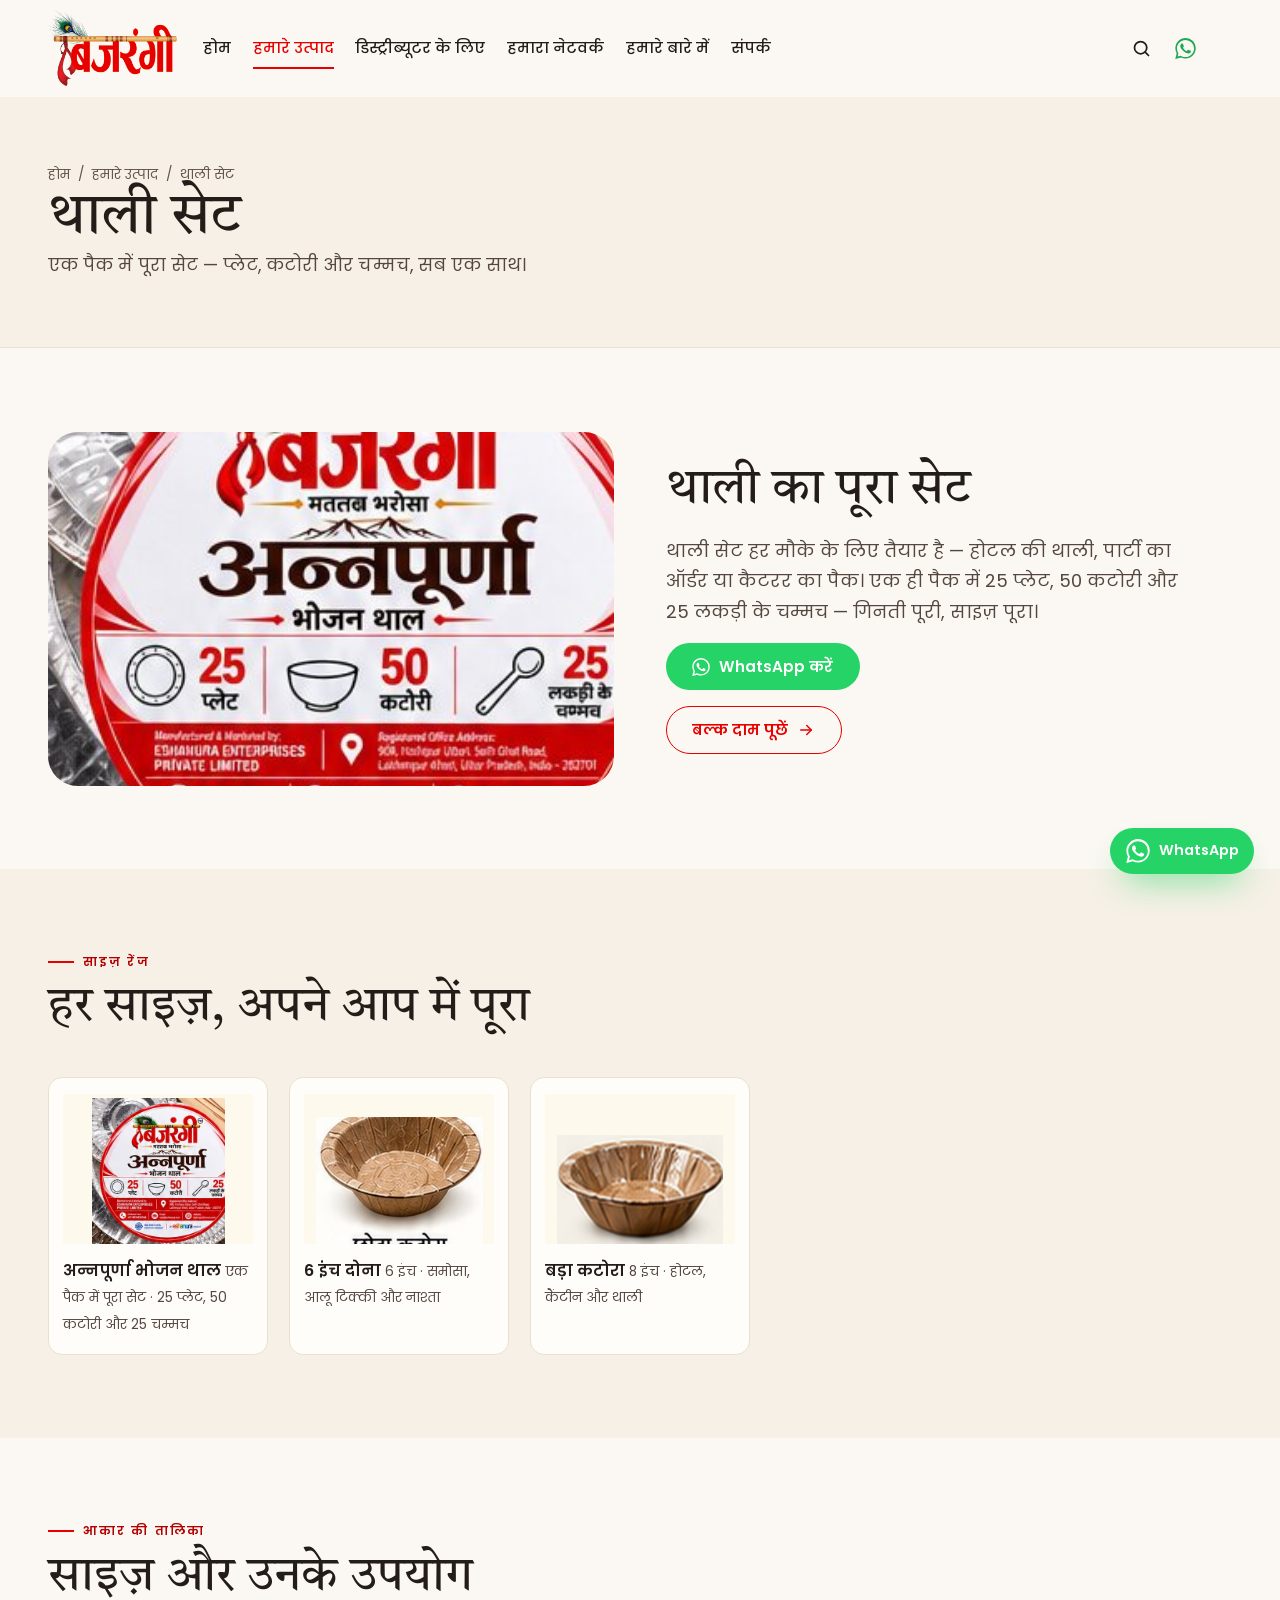
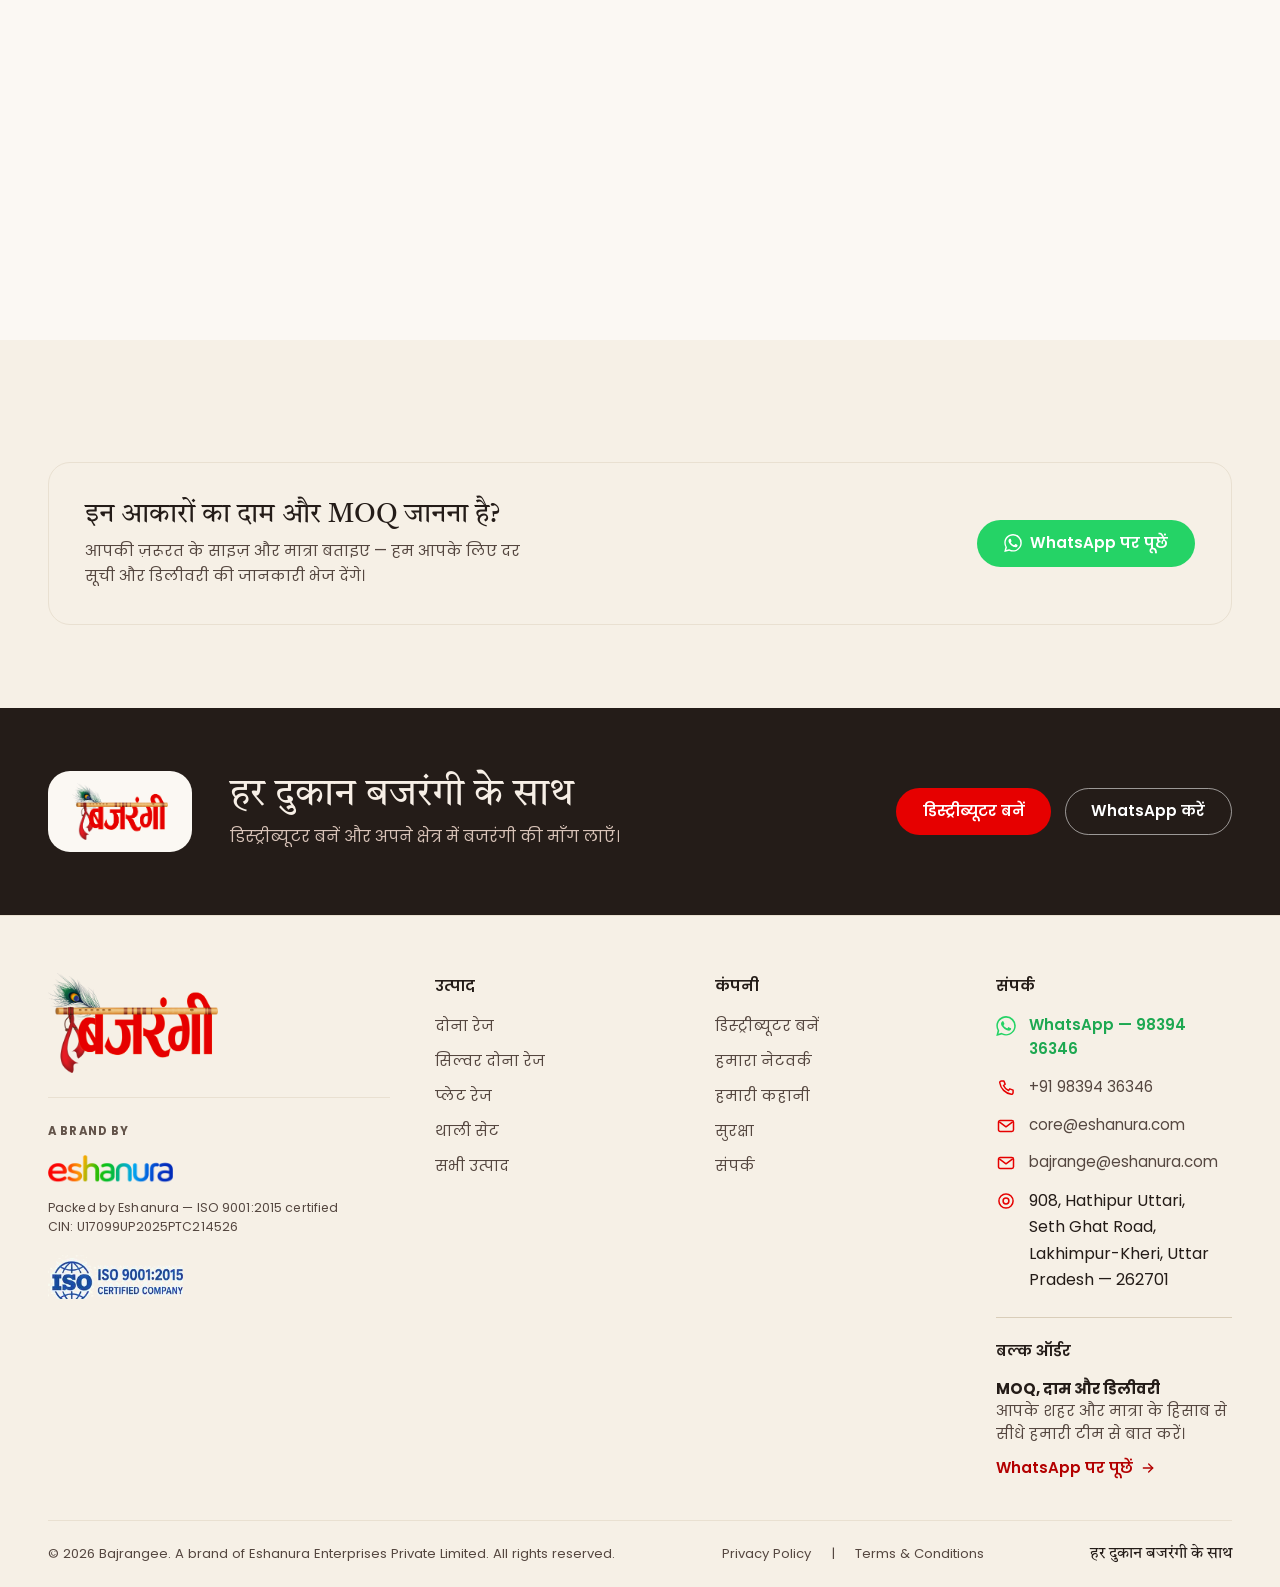
<file: range-thali.html>
<!DOCTYPE html>
<html lang="hi" class="no-js">
<head>
<meta charset="utf-8">
<meta name="viewport" content="width=device-width, initial-scale=1">
<script>document.documentElement.className = "js";</script>
<title>थाली सेट — अन्नपूर्णा भोजन थाल | बजरंगी</title>
<meta name="description" content="बजरंगी थाली सेट — एक पैक में 25 प्लेट, 50 कटोरी और 25 चम्मच। बल्क दाम और MOQ के लिए संपर्क करें।">
<meta property="og:title" content="थाली सेट — अन्नपूर्णा भोजन थाल | बजरंगी">
<meta property="og:description" content="बजरंगी थाली सेट — एक पैक में 25 प्लेट, 50 कटोरी और 25 चम्मच। बल्क दाम और MOQ के लिए संपर्क करें।">
<meta property="og:type" content="website">
<meta property="og:image" content="assets/img/hero-scene.jpg">
<meta name="theme-color" content="#e60000">
<link rel="preconnect" href="https://fonts.googleapis.com">
<link rel="preconnect" href="https://fonts.gstatic.com" crossorigin>
<link rel="stylesheet" href="assets/css/styles.css">
<link rel="icon" href="assets/img/favicon.png" type="image/png">
<link rel="icon" href="assets/img/favicon-32.png" sizes="32x32" type="image/png">
<link rel="shortcut icon" href="assets/img/favicon.ico">
<link rel="apple-touch-icon" href="assets/img/favicon.png">
</head>
<body>
<a class="skip-link" href="#main">मुख्य सामग्री पर जाएँ</a>

<header class="header" id="site-header">
  <div class="wrap wrap--wide header__inner">
    <a class="brand" href="index.html" aria-label="बजरंगी — होम">
      <img src="assets/img/logo.png" alt="बजरंगी" width="640" height="376">
    </a>

    <nav class="nav" id="primary-nav" aria-label="मुख्य नेविगेशन">
      <a href="index.html">होम</a>
      <a href="products.html" aria-current="page">हमारे उत्पाद</a>
      <a href="distributors.html">डिस्ट्रीब्यूटर के लिए</a>
      <a href="retailers.html">हमारा नेटवर्क</a>
      <a href="about.html">हमारे बारे में</a>
      <a href="contact.html">संपर्क</a>
      <a class="btn btn--primary btn--sm nav__cta" href="distributors.html#enquiry">डिस्ट्रीब्यूटर बनें</a>
    </nav>

    <div class="header__actions">
      <button class="icon-btn" type="button" data-open="search" aria-label="उत्पाद खोजें"><svg viewBox="0 0 24 24" fill="none" stroke="currentColor" stroke-width="2" aria-hidden="true"><circle cx="11" cy="11" r="7"/><path d="m20 20-3.5-3.5" stroke-linecap="round"/></svg></button>
      <a class="icon-btn icon-btn--wa" href="https://wa.me/919839436346?text=नमस्ते%20बजरंगी%20टीम,%20मुझे%20आपके%20उत्पादों%20के%20बारे%20में%20जानकारी%20चाहिए।" target="_blank" rel="noopener" aria-label="WhatsApp पर बात करें"><svg viewBox="0 0 24 24" fill="currentColor" aria-hidden="true"><path d="M17.47 14.38c-.3-.15-1.75-.86-2.02-.96-.27-.1-.47-.15-.67.15-.2.3-.77.96-.94 1.16-.17.2-.35.22-.65.07-.3-.15-1.25-.46-2.38-1.47-.88-.78-1.47-1.75-1.64-2.05-.17-.3-.02-.46.13-.61.13-.13.3-.35.45-.52.15-.17.2-.3.3-.5.1-.2.05-.37-.02-.52-.08-.15-.67-1.6-.92-2.2-.24-.58-.49-.5-.67-.51h-.57c-.2 0-.52.07-.8.37-.27.3-1.04 1.02-1.04 2.48s1.07 2.88 1.22 3.08c.15.2 2.1 3.2 5.08 4.49.71.3 1.26.49 1.69.63.71.22 1.36.19 1.87.12.57-.09 1.75-.72 2-1.41.25-.69.25-1.28.17-1.41-.07-.13-.27-.2-.57-.35M12.05 21.8h-.01a9.8 9.8 0 0 1-5-1.37l-.36-.21-3.72.98.99-3.63-.23-.37a9.79 9.79 0 0 1-1.5-5.23c0-5.41 4.4-9.81 9.82-9.81a9.75 9.75 0 0 1 6.94 2.88 9.74 9.74 0 0 1 2.87 6.94c0 5.41-4.4 9.81-9.81 9.81M20.46 3.5A11.76 11.76 0 0 0 12.05 0C5.6 0 .4 5.2.4 11.65c0 2.05.54 4.05 1.55 5.81L.3 24l6.68-1.75a11.6 11.6 0 0 0 5.06 1.19h.01c6.44 0 11.68-5.2 11.68-11.65A11.6 11.6 0 0 0 20.46 3.5"/></svg></a>
      <button class="nav__toggle" type="button" id="nav-toggle" aria-expanded="false" aria-controls="primary-nav" aria-label="मेन्यू खोलें"><svg viewBox="0 0 24 24" fill="none" stroke="currentColor" stroke-width="2" stroke-linecap="round" aria-hidden="true"><path d="M4 7h16M4 12h16M4 17h16"/></svg></button>
    </div>

    <a class="btn btn--primary header__cta" href="distributors.html#enquiry">
      डिस्ट्रीब्यूटर बनें
      <svg viewBox="0 0 24 24" fill="none" stroke="currentColor" stroke-width="2" stroke-linecap="round" stroke-linejoin="round" aria-hidden="true"><path d="M5 12h14"/><path d="m13 6 6 6-6 6"/></svg>
    </a>
  </div>
</header>

<main id="main">

  <section class="page-head">
    <div class="wrap wrap--wide">
      <nav class="crumbs" aria-label="Breadcrumb"><a href="index.html">होम</a> <span aria-hidden="True">/</span> <a href="products.html">हमारे उत्पाद</a> <span aria-hidden="True">/</span> <span>थाली सेट</span></nav>
      <h1>थाली सेट</h1>
      <p class="lede">एक पैक में पूरा सेट — प्लेट, कटोरी और चम्मच, सब एक साथ।</p>
    </div>
  </section>

  <section class="section">
    <div class="wrap wrap--wide">
      <div class="about">
        <div class="about__media">
          <img class="about__photo" src="assets/img/pack-sticker.png" alt="बजरंगी अन्नपूर्णा भोजन थाल पैक" width="340" height="374" loading="lazy">
        </div>
        <div class="about__copy">
          <h2>थाली का पूरा सेट</h2>
          <p>थाली सेट हर मौके के लिए तैयार है — होटल की थाली, पार्टी का ऑर्डर या कैटरर का पैक। एक ही पैक में 25 प्लेट, 50 कटोरी और 25 लकड़ी के चम्मच — गिनती पूरी, साइज़ पूरा।</p>
          <a class="btn btn--wa btn--lg" href="https://wa.me/919839436346?text=नमस्ते%20बजरंगी%20टीम,%20मुझे%20आपके%20उत्पादों%20के%20बारे%20में%20जानकारी%20चाहिए।" target="_blank" rel="noopener">
            <svg viewBox="0 0 24 24" fill="currentColor" aria-hidden="true"><path d="M17.47 14.38c-.3-.15-1.75-.86-2.02-.96-.27-.1-.47-.15-.67.15-.2.3-.77.96-.94 1.16-.17.2-.35.22-.65.07-.3-.15-1.25-.46-2.38-1.47-.88-.78-1.47-1.75-1.64-2.05-.17-.3-.02-.46.13-.61.13-.13.3-.35.45-.52.15-.17.2-.3.3-.5.1-.2.05-.37-.02-.52-.08-.15-.67-1.6-.92-2.2-.24-.58-.49-.5-.67-.51h-.57c-.2 0-.52.07-.8.37-.27.3-1.04 1.02-1.04 2.48s1.07 2.88 1.22 3.08c.15.2 2.1 3.2 5.08 4.49.71.3 1.26.49 1.69.63.71.22 1.36.19 1.87.12.57-.09 1.75-.72 2-1.41.25-.69.25-1.28.17-1.41-.07-.13-.27-.2-.57-.35M12.05 21.8h-.01a9.8 9.8 0 0 1-5-1.37l-.36-.21-3.72.98.99-3.63-.23-.37a9.79 9.79 0 0 1-1.5-5.23c0-5.41 4.4-9.81 9.82-9.81a9.75 9.75 0 0 1 6.94 2.88 9.74 9.74 0 0 1 2.87 6.94c0 5.41-4.4 9.81-9.81 9.81M20.46 3.5A11.76 11.76 0 0 0 12.05 0C5.6 0 .4 5.2.4 11.65c0 2.05.54 4.05 1.55 5.81L.3 24l6.68-1.75a11.6 11.6 0 0 0 5.06 1.19h.01c6.44 0 11.68-5.2 11.68-11.65A11.6 11.6 0 0 0 20.46 3.5"/></svg> WhatsApp करें
          </a>
          <a class="btn btn--ghost" href="#enquiry">
            बल्क दाम पूछें
            <svg viewBox="0 0 24 24" fill="none" stroke="currentColor" stroke-width="2" stroke-linecap="round" stroke-linejoin="round" aria-hidden="true"><path d="M5 12h14"/><path d="m13 6 6 6-6 6"/></svg>
          </a>
        </div>
      </div>
    </div>
  </section>

  <section class="section section--cream" id="thali" aria-labelledby="thali-h">
    <div class="wrap wrap--wide">
      <div class="section-head">
        <div class="section-head__text">
          <span class="eyebrow">साइज़ रेंज</span>
          <h2 class="h2" id="thali-h">हर साइज़, अपने आप में पूरा</h2>
        </div>
      </div>
      <div class="cat-grid">
        <article class="cat-card">
          <span class="cat-card__shot"><img src="assets/img/pack-sticker.png" alt="अन्नपूर्णा भोजन थाल — एक पैक में पूरा सेट" width="340" height="374" loading="lazy"></span>
          <span>
            <span class="cat-card__name">अन्नपूर्णा भोजन थाल</span>
            <span class="cat-card__note">एक पैक में पूरा सेट · 25 प्लेट, 50 कटोरी और 25 चम्मच</span>
          </span>
        </article>        <article class="cat-card">
          <span class="cat-card__shot"><img src="assets/img/dona-6.png" alt="6 इंच दोना — 6 इंच" width="510" height="354" loading="lazy"></span>
          <span>
            <span class="cat-card__name">6 इंच दोना</span>
            <span class="cat-card__note">6 इंच · समोसा, आलू टिक्की और नाश्ता</span>
          </span>
        </article>        <article class="cat-card">
          <span class="cat-card__shot"><img src="assets/img/dona-8.png" alt="बड़ा कटोरा — 8 इंच" width="98" height="64" loading="lazy"></span>
          <span>
            <span class="cat-card__name">बड़ा कटोरा</span>
            <span class="cat-card__note">8 इंच · होटल, कैंटीन और थाली</span>
          </span>
        </article>
      </div>
    </div>
  </section>

  <section class="section">
    <div class="wrap wrap--wide">
      <div class="section-head">
        <div class="section-head__text">
          <span class="eyebrow">आकार की तालिका</span>
          <h2 class="h2">साइज़ और उनके उपयोग</h2>
        </div>
      </div>
      <div class="table-wrap reveal" id="thali-sizes">
        <table>
          <caption class="sr-only">थाली सेट के आकार</caption>
          <thead><tr><th scope="col">उत्पाद</th><th scope="col">आकार</th><th scope="col">उपयुक्त उपयोग</th></tr></thead>
          <tbody>
          <tr>
            <td><strong>अन्नपूर्णा भोजन थाल</strong></td>
            <td><span class="size-bar"><i style="width:25%"></i></span>एक पैक में पूरा सेट</td>
            <td>25 प्लेट, 50 कटोरी और 25 चम्मच</td>
          </tr>          <tr>
            <td><strong>6 इंच दोना</strong></td>
            <td><span class="size-bar"><i style="width:30.0%"></i></span>6 इंच</td>
            <td>समोसा, आलू टिक्की और नाश्ता</td>
          </tr>          <tr>
            <td><strong>बड़ा कटोरा</strong></td>
            <td><span class="size-bar"><i style="width:25%"></i></span>8 इंच</td>
            <td>होटल, कैंटीन और थाली</td>
          </tr>
          </tbody>
        </table>
      </div>
    </div>
  </section>

  <section class="section section--cream" id="enquiry">
    <div class="wrap wrap--wide">
      <div class="quote">
        <div>
          <h3 class="quote__title">इन आकारों का दाम और MOQ जानना है?</h3>
          <p class="quote__text">आपकी ज़रूरत के साइज़ और मात्रा बताइए — हम आपके लिए दर सूची और डिलीवरी की जानकारी भेज देंगे।</p>
        </div>
        <a class="btn btn--wa" href="https://wa.me/919839436346?text=नमस्ते%20बजरंगी%20टीम,%20मुझे%20आपके%20उत्पादों%20के%20बारे%20में%20जानकारी%20चाहिए।" target="_blank" rel="noopener">
          <svg viewBox="0 0 24 24" fill="currentColor" aria-hidden="true"><path d="M17.47 14.38c-.3-.15-1.75-.86-2.02-.96-.27-.1-.47-.15-.67.15-.2.3-.77.96-.94 1.16-.17.2-.35.22-.65.07-.3-.15-1.25-.46-2.38-1.47-.88-.78-1.47-1.75-1.64-2.05-.17-.3-.02-.46.13-.61.13-.13.3-.35.45-.52.15-.17.2-.3.3-.5.1-.2.05-.37-.02-.52-.08-.15-.67-1.6-.92-2.2-.24-.58-.49-.5-.67-.51h-.57c-.2 0-.52.07-.8.37-.27.3-1.04 1.02-1.04 2.48s1.07 2.88 1.22 3.08c.15.2 2.1 3.2 5.08 4.49.71.3 1.26.49 1.69.63.71.22 1.36.19 1.87.12.57-.09 1.75-.72 2-1.41.25-.69.25-1.28.17-1.41-.07-.13-.27-.2-.57-.35M12.05 21.8h-.01a9.8 9.8 0 0 1-5-1.37l-.36-.21-3.72.98.99-3.63-.23-.37a9.79 9.79 0 0 1-1.5-5.23c0-5.41 4.4-9.81 9.82-9.81a9.75 9.75 0 0 1 6.94 2.88 9.74 9.74 0 0 1 2.87 6.94c0 5.41-4.4 9.81-9.81 9.81M20.46 3.5A11.76 11.76 0 0 0 12.05 0C5.6 0 .4 5.2.4 11.65c0 2.05.54 4.05 1.55 5.81L.3 24l6.68-1.75a11.6 11.6 0 0 0 5.06 1.19h.01c6.44 0 11.68-5.2 11.68-11.65A11.6 11.6 0 0 0 20.46 3.5"/></svg> WhatsApp पर पूछें
        </a>
      </div>
    </div>
  </section>


  <section class="cta-band">
    <div class="wrap wrap--wide cta-band__inner">
      <span class="cta-band__mark"><img src="assets/img/logo.png" alt="बजरंगी" width="900" height="529" loading="lazy"></span>
      <div>
        <h2>हर दुकान बजरंगी के साथ</h2>
        <p>डिस्ट्रीब्यूटर बनें और अपने क्षेत्र में बजरंगी की माँग लाएँ।</p>
      </div>
      <div class="cta-band__actions">
        <a class="btn btn--on-dark" href="distributors.html#enquiry">डिस्ट्रीब्यूटर बनें</a>
        <a class="btn btn--outline-light" href="https://wa.me/919839436346?text=नमस्ते%20बजरंगी%20टीम,%20मुझे%20आपके%20उत्पादों%20के%20बारे%20में%20जानकारी%20चाहिए।" target="_blank" rel="noopener">WhatsApp करें</a>
      </div>
    </div>
  </section>
</main>

<div class="scrim" id="scrim"></div>

<aside class="drawer" id="panel-search" aria-labelledby="search-title" inert>
  <div class="drawer__head">
    <h2 id="search-title">उत्पाद खोजें</h2>
    <button class="icon-btn" type="button" data-close aria-label="खोज बंद करें"><svg viewBox="0 0 24 24" fill="none" stroke="currentColor" stroke-width="2" stroke-linecap="round" aria-hidden="true"><path d="m6 6 12 12M18 6 6 18"/></svg></button>
  </div>
  <div class="drawer__body">
    <div class="search-field">
      <svg viewBox="0 0 24 24" fill="none" stroke="currentColor" stroke-width="2" aria-hidden="true"><circle cx="11" cy="11" r="7"/><path d="m20 20-3.5-3.5" stroke-linecap="round"/></svg>
      <label class="sr-only" for="search-input">उत्पाद खोजें</label>
      <input id="search-input" type="search" placeholder="जैसे &ldquo;6 इंच दोना&rdquo; या &ldquo;कटोरा&rdquo;" autocomplete="off">
    </div>
    <p class="form-note" id="search-count" aria-live="polite" style="margin-top:.85rem">आकार, उपयोग या नाम से उत्पाद खोजें।</p>
    <div class="search-grid" id="search-results"></div>
  </div>
</aside>


<footer class="footer">
  <div class="wrap wrap--wide">
    <div class="footer__grid">
      <div class="footer__brand">
        <a class="brand" href="index.html" aria-label="बजरंगी — होम">
          <img src="assets/img/logo.png" alt="बजरंगी" width="640" height="376">
        </a>
        <div class="parent-brand">
          <span class="parent-brand__kicker">A brand by</span>
          <a class="parent-brand__link" href="https://eshanura.com" target="_blank" rel="noopener noreferrer" aria-label="Eshanura Enterprises — मूल कंपनी">
            <img class="footer__esh" src="assets/img/eshanura.png" alt="Eshanura Enterprises Private Limited" width="560" height="132" loading="lazy">
          </a>
          <small>Packed by Eshanura &mdash; ISO 9001:2015 certified<br>CIN: U17099UP2025PTC214526</small>
          <img class="footer__iso" src="assets/img/iso.png" alt="ISO 9001:2015 certified company" width="230" height="72" loading="lazy">
        </div>
      </div>

      <nav aria-label="उत्पाद">
        <h2 class="footer__h">उत्पाद</h2>
        <ul class="footer__links">
          <li><a href="range-dona.html">दोना रेज</a></li>
          <li><a href="range-dona.html">सिल्वर दोना रेज</a></li>
          <li><a href="range-plates.html">प्लेट रेज</a></li>
          <li><a href="range-thali.html">थाली सेट</a></li>
          <li><a href="products.html">सभी उत्पाद</a></li>
        </ul>
      </nav>

      <nav aria-label="कंपनी">
        <h2 class="footer__h">कंपनी</h2>
        <ul class="footer__links">
          <li><a href="distributors.html#enquiry">डिस्ट्रीब्यूटर बनें</a></li>
          <li><a href="retailers.html">हमारा नेटवर्क</a></li>
          <li><a href="about.html#story">हमारी कहानी</a></li>
          <li><a href="about.html#quality">सुरक्षा</a></li>
          <li><a href="contact.html">संपर्क</a></li>
        </ul>
      </nav>

      <div>
        <h2 class="footer__h">संपर्क</h2>
        <ul class="footer__contact">
          <li class="footer__contact--wa"><svg viewBox="0 0 24 24" fill="currentColor" aria-hidden="true"><path d="M17.47 14.38c-.3-.15-1.75-.86-2.02-.96-.27-.1-.47-.15-.67.15-.2.3-.77.96-.94 1.16-.17.2-.35.22-.65.07-.3-.15-1.25-.46-2.38-1.47-.88-.78-1.47-1.75-1.64-2.05-.17-.3-.02-.46.13-.61.13-.13.3-.35.45-.52.15-.17.2-.3.3-.5.1-.2.05-.37-.02-.52-.08-.15-.67-1.6-.92-2.2-.24-.58-.49-.5-.67-.51h-.57c-.2 0-.52.07-.8.37-.27.3-1.04 1.02-1.04 2.48s1.07 2.88 1.22 3.08c.15.2 2.1 3.2 5.08 4.49.71.3 1.26.49 1.69.63.71.22 1.36.19 1.87.12.57-.09 1.75-.72 2-1.41.25-.69.25-1.28.17-1.41-.07-.13-.27-.2-.57-.35M12.05 21.8h-.01a9.8 9.8 0 0 1-5-1.37l-.36-.21-3.72.98.99-3.63-.23-.37a9.79 9.79 0 0 1-1.5-5.23c0-5.41 4.4-9.81 9.82-9.81a9.75 9.75 0 0 1 6.94 2.88 9.74 9.74 0 0 1 2.87 6.94c0 5.41-4.4 9.81-9.81 9.81M20.46 3.5A11.76 11.76 0 0 0 12.05 0C5.6 0 .4 5.2.4 11.65c0 2.05.54 4.05 1.55 5.81L.3 24l6.68-1.75a11.6 11.6 0 0 0 5.06 1.19h.01c6.44 0 11.68-5.2 11.68-11.65A11.6 11.6 0 0 0 20.46 3.5"/></svg><a href="https://wa.me/919839436346?text=नमस्ते%20बजरंगी%20टीम,%20मुझे%20आपके%20उत्पादों%20के%20बारे%20में%20जानकारी%20चाहिए।" target="_blank" rel="noopener">WhatsApp — 98394 36346</a></li>
          <li><svg viewBox="0 0 24 24" fill="none" stroke="currentColor" stroke-width="1.8" aria-hidden="true"><path d="M6.5 3.5h3l1.5 4-2 1.5a12 12 0 0 0 6 6l1.5-2 4 1.5v3a2 2 0 0 1-2.2 2A16.5 16.5 0 0 1 4.5 5.7a2 2 0 0 1 2-2.2Z" stroke-linejoin="round"/></svg><a href="tel:+919839436346">+91 98394 36346</a></li>
          <li><svg viewBox="0 0 24 24" fill="none" stroke="currentColor" stroke-width="1.8" aria-hidden="true"><rect x="3" y="5.5" width="18" height="13" rx="2"/><path d="m4 7 8 6 8-6" stroke-linejoin="round"/></svg><a href="mailto:core@eshanura.com">core@eshanura.com</a></li>
          <li><svg viewBox="0 0 24 24" fill="none" stroke="currentColor" stroke-width="1.8" aria-hidden="true"><rect x="3" y="5.5" width="18" height="13" rx="2"/><path d="m4 7 8 6 8-6" stroke-linejoin="round"/></svg><a href="mailto:bajrange@eshanura.com">bajrange@eshanura.com</a></li>
          <li><svg viewBox="0 0 24 24" fill="none" stroke="currentColor" stroke-width="1.8" aria-hidden="true"><circle cx="12" cy="12" r="8.5"/><circle cx="12" cy="12" r="3.5"/></svg><span>908, Hathipur Uttari,<br>Seth Ghat Road,<br>Lakhimpur-Kheri, Uttar Pradesh &mdash; 262701</span></li>
        </ul>
        <div class="footer__order">
          <h2 class="footer__h">बल्क ऑर्डर</h2>
          <p class="footer__order-text"><strong>MOQ, दाम और डिलीवरी</strong><br>आपके शहर और मात्रा के हिसाब से सीधे हमारी टीम से बात करें।</p>
          <a class="footer__order-link" href="https://wa.me/919839436346?text=नमस्ते%20बजरंगी%20टीम,%20मुझे%20आपके%20उत्पादों%20के%20बारे%20में%20जानकारी%20चाहिए।" target="_blank" rel="noopener">WhatsApp पर पूछें <svg viewBox="0 0 24 24" fill="none" stroke="currentColor" stroke-width="2" stroke-linecap="round" stroke-linejoin="round" aria-hidden="true"><path d="M5 12h14"/><path d="m13 6 6 6-6 6"/></svg></a>
        </div>
      </div>
    </div>

    <div class="footer__bar">
      <p>&copy; <span data-year>2026</span> Bajrangee. A brand of Eshanura Enterprises Private Limited. All rights reserved.</p>
      <nav aria-label="Legal">
        <a href="legal.html">Privacy Policy</a>
        <span aria-hidden="true">|</span>
        <a href="legal.html#terms">Terms &amp; Conditions</a>
      </nav>
      <p class="footer__tag">हर दुकान बजरंगी के साथ</p>
    </div>
  </div>
</footer>


<a class="wa-fab" href="https://wa.me/919839436346?text=नमस्ते%20बजरंगी%20टीम,%20मुझे%20आपके%20उत्पादों%20के%20बारे%20में%20जानकारी%20चाहिए।" target="_blank" rel="noopener" aria-label="WhatsApp पर बात करें">
  <svg viewBox="0 0 24 24" fill="currentColor" aria-hidden="true"><path d="M17.47 14.38c-.3-.15-1.75-.86-2.02-.96-.27-.1-.47-.15-.67.15-.2.3-.77.96-.94 1.16-.17.2-.35.22-.65.07-.3-.15-1.25-.46-2.38-1.47-.88-.78-1.47-1.75-1.64-2.05-.17-.3-.02-.46.13-.61.13-.13.3-.35.45-.52.15-.17.2-.3.3-.5.1-.2.05-.37-.02-.52-.08-.15-.67-1.6-.92-2.2-.24-.58-.49-.5-.67-.51h-.57c-.2 0-.52.07-.8.37-.27.3-1.04 1.02-1.04 2.48s1.07 2.88 1.22 3.08c.15.2 2.1 3.2 5.08 4.49.71.3 1.26.49 1.69.63.71.22 1.36.19 1.87.12.57-.09 1.75-.72 2-1.41.25-.69.25-1.28.17-1.41-.07-.13-.27-.2-.57-.35M12.05 21.8h-.01a9.8 9.8 0 0 1-5-1.37l-.36-.21-3.72.98.99-3.63-.23-.37a9.79 9.79 0 0 1-1.5-5.23c0-5.41 4.4-9.81 9.82-9.81a9.75 9.75 0 0 1 6.94 2.88 9.74 9.74 0 0 1 2.87 6.94c0 5.41-4.4 9.81-9.81 9.81M20.46 3.5A11.76 11.76 0 0 0 12.05 0C5.6 0 .4 5.2.4 11.65c0 2.05.54 4.05 1.55 5.81L.3 24l6.68-1.75a11.6 11.6 0 0 0 5.06 1.19h.01c6.44 0 11.68-5.2 11.68-11.65A11.6 11.6 0 0 0 20.46 3.5"/></svg><span class="wa-fab__label">WhatsApp</span>
</a>

<button class="to-top" type="button" id="to-top" aria-label="ऊपर जाएँ"><svg viewBox="0 0 24 24" fill="none" stroke="currentColor" stroke-width="2" stroke-linecap="round" stroke-linejoin="round" aria-hidden="true"><path d="M12 19V5"/><path d="m6 11 6-6 6 6"/></svg></button>

<div class="mobile-bar">
  <a class="btn btn--wa" href="https://wa.me/919839436346?text=नमस्ते%20बजरंगी%20टीम,%20मुझे%20आपके%20उत्पादों%20के%20बारे%20में%20जानकारी%20चाहिए।" target="_blank" rel="noopener" aria-label="WhatsApp पर बात करें">
    <svg viewBox="0 0 24 24" fill="currentColor" aria-hidden="true"><path d="M17.47 14.38c-.3-.15-1.75-.86-2.02-.96-.27-.1-.47-.15-.67.15-.2.3-.77.96-.94 1.16-.17.2-.35.22-.65.07-.3-.15-1.25-.46-2.38-1.47-.88-.78-1.47-1.75-1.64-2.05-.17-.3-.02-.46.13-.61.13-.13.3-.35.45-.52.15-.17.2-.3.3-.5.1-.2.05-.37-.02-.52-.08-.15-.67-1.6-.92-2.2-.24-.58-.49-.5-.67-.51h-.57c-.2 0-.52.07-.8.37-.27.3-1.04 1.02-1.04 2.48s1.07 2.88 1.22 3.08c.15.2 2.1 3.2 5.08 4.49.71.3 1.26.49 1.69.63.71.22 1.36.19 1.87.12.57-.09 1.75-.72 2-1.41.25-.69.25-1.28.17-1.41-.07-.13-.27-.2-.57-.35M12.05 21.8h-.01a9.8 9.8 0 0 1-5-1.37l-.36-.21-3.72.98.99-3.63-.23-.37a9.79 9.79 0 0 1-1.5-5.23c0-5.41 4.4-9.81 9.82-9.81a9.75 9.75 0 0 1 6.94 2.88 9.74 9.74 0 0 1 2.87 6.94c0 5.41-4.4 9.81-9.81 9.81M20.46 3.5A11.76 11.76 0 0 0 12.05 0C5.6 0 .4 5.2.4 11.65c0 2.05.54 4.05 1.55 5.81L.3 24l6.68-1.75a11.6 11.6 0 0 0 5.06 1.19h.01c6.44 0 11.68-5.2 11.68-11.65A11.6 11.6 0 0 0 20.46 3.5"/></svg> चैट
  </a>
  <a class="btn btn--ghost" href="tel:+919839436346" aria-label="फ़ोन करें"><svg viewBox="0 0 24 24" fill="none" stroke="currentColor" stroke-width="1.8" aria-hidden="true"><path d="M6.5 3.5h3l1.5 4-2 1.5a12 12 0 0 0 6 6l1.5-2 4 1.5v3a2 2 0 0 1-2.2 2A16.5 16.5 0 0 1 4.5 5.7a2 2 0 0 1 2-2.2Z" stroke-linejoin="round"/></svg> कॉल</a>
  <a class="btn btn--primary" href="https://wa.me/919839436346?text=नमस्ते%20बजरंगी%20टीम,%20मुझे%20आपके%20उत्पादों%20के%20बारे%20में%20जानकारी%20चाहिए।" target="_blank" rel="noopener" aria-label="दाम और मात्रा पूछें">
    दाम पूछें
  </a>
</div>

<script src="assets/js/catalogue.js" defer></script>
<script src="assets/js/main.js" defer></script>
</body>
</html>
</file>
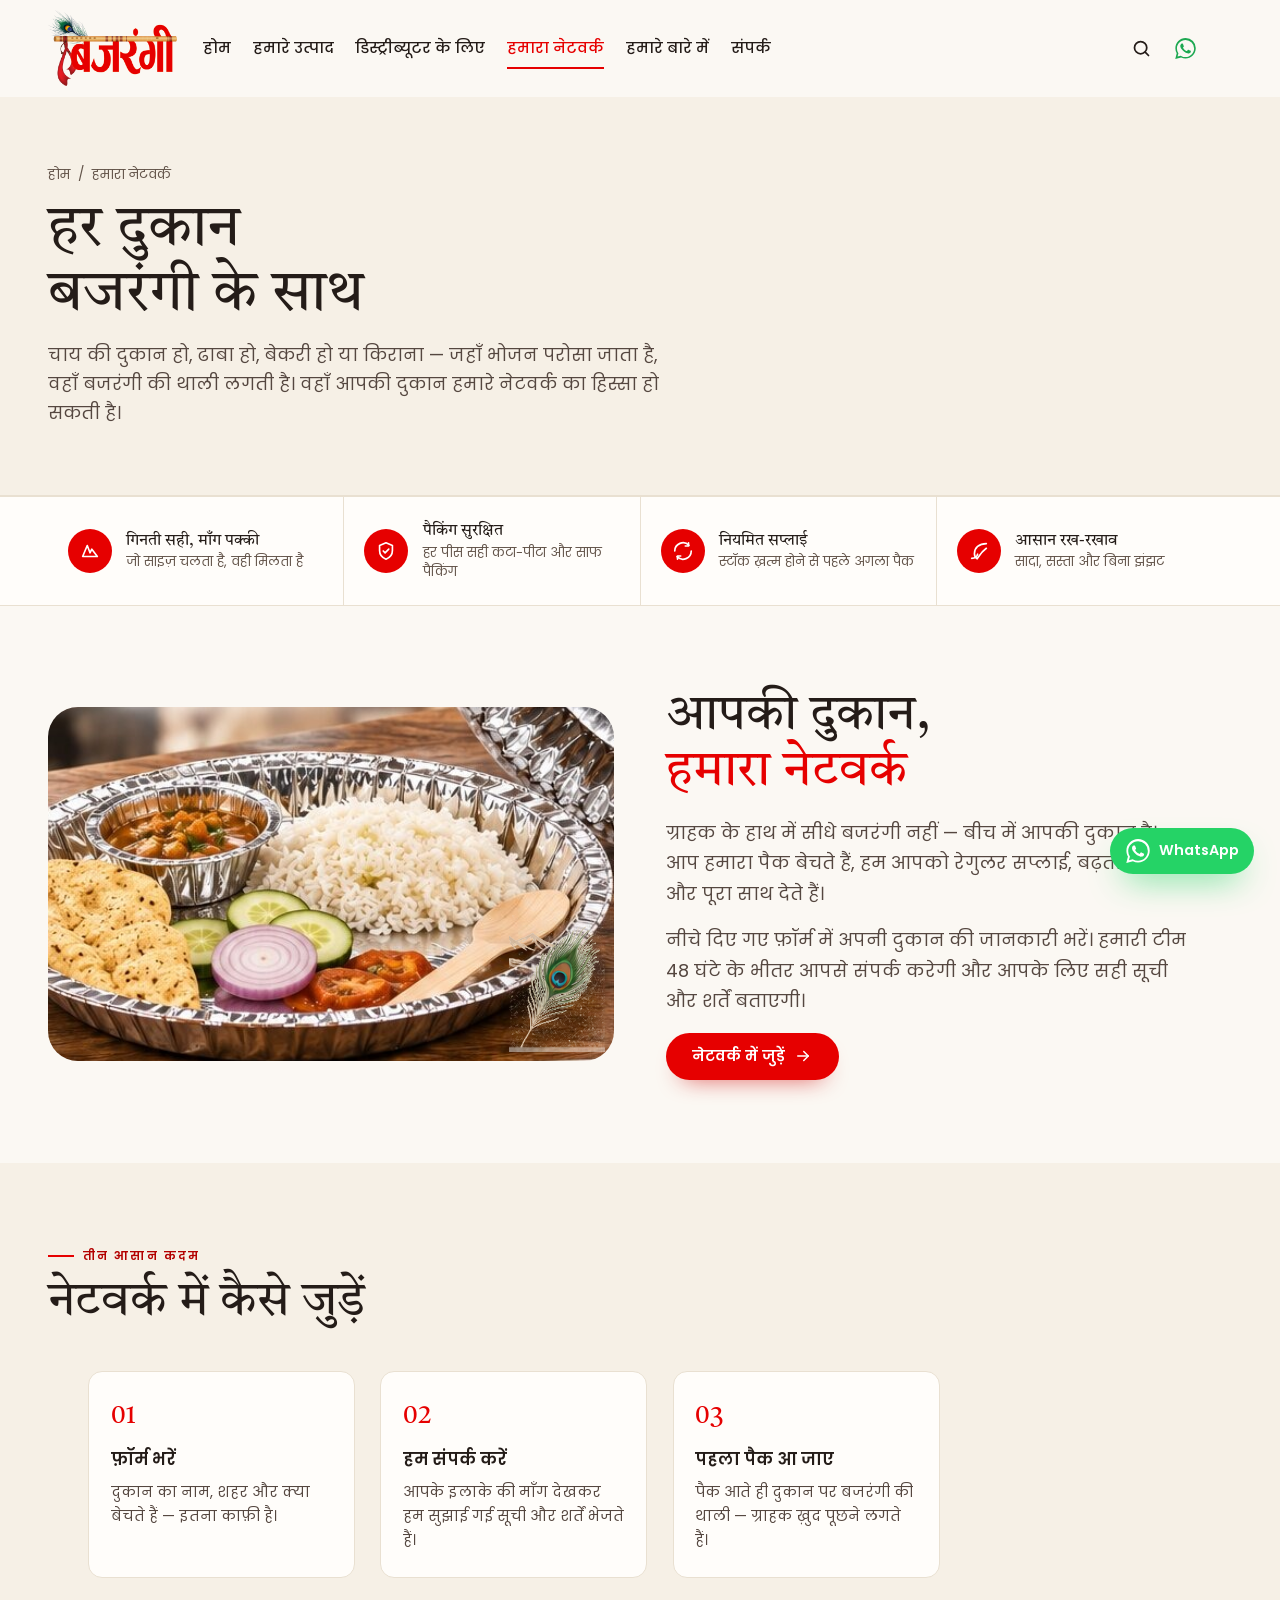
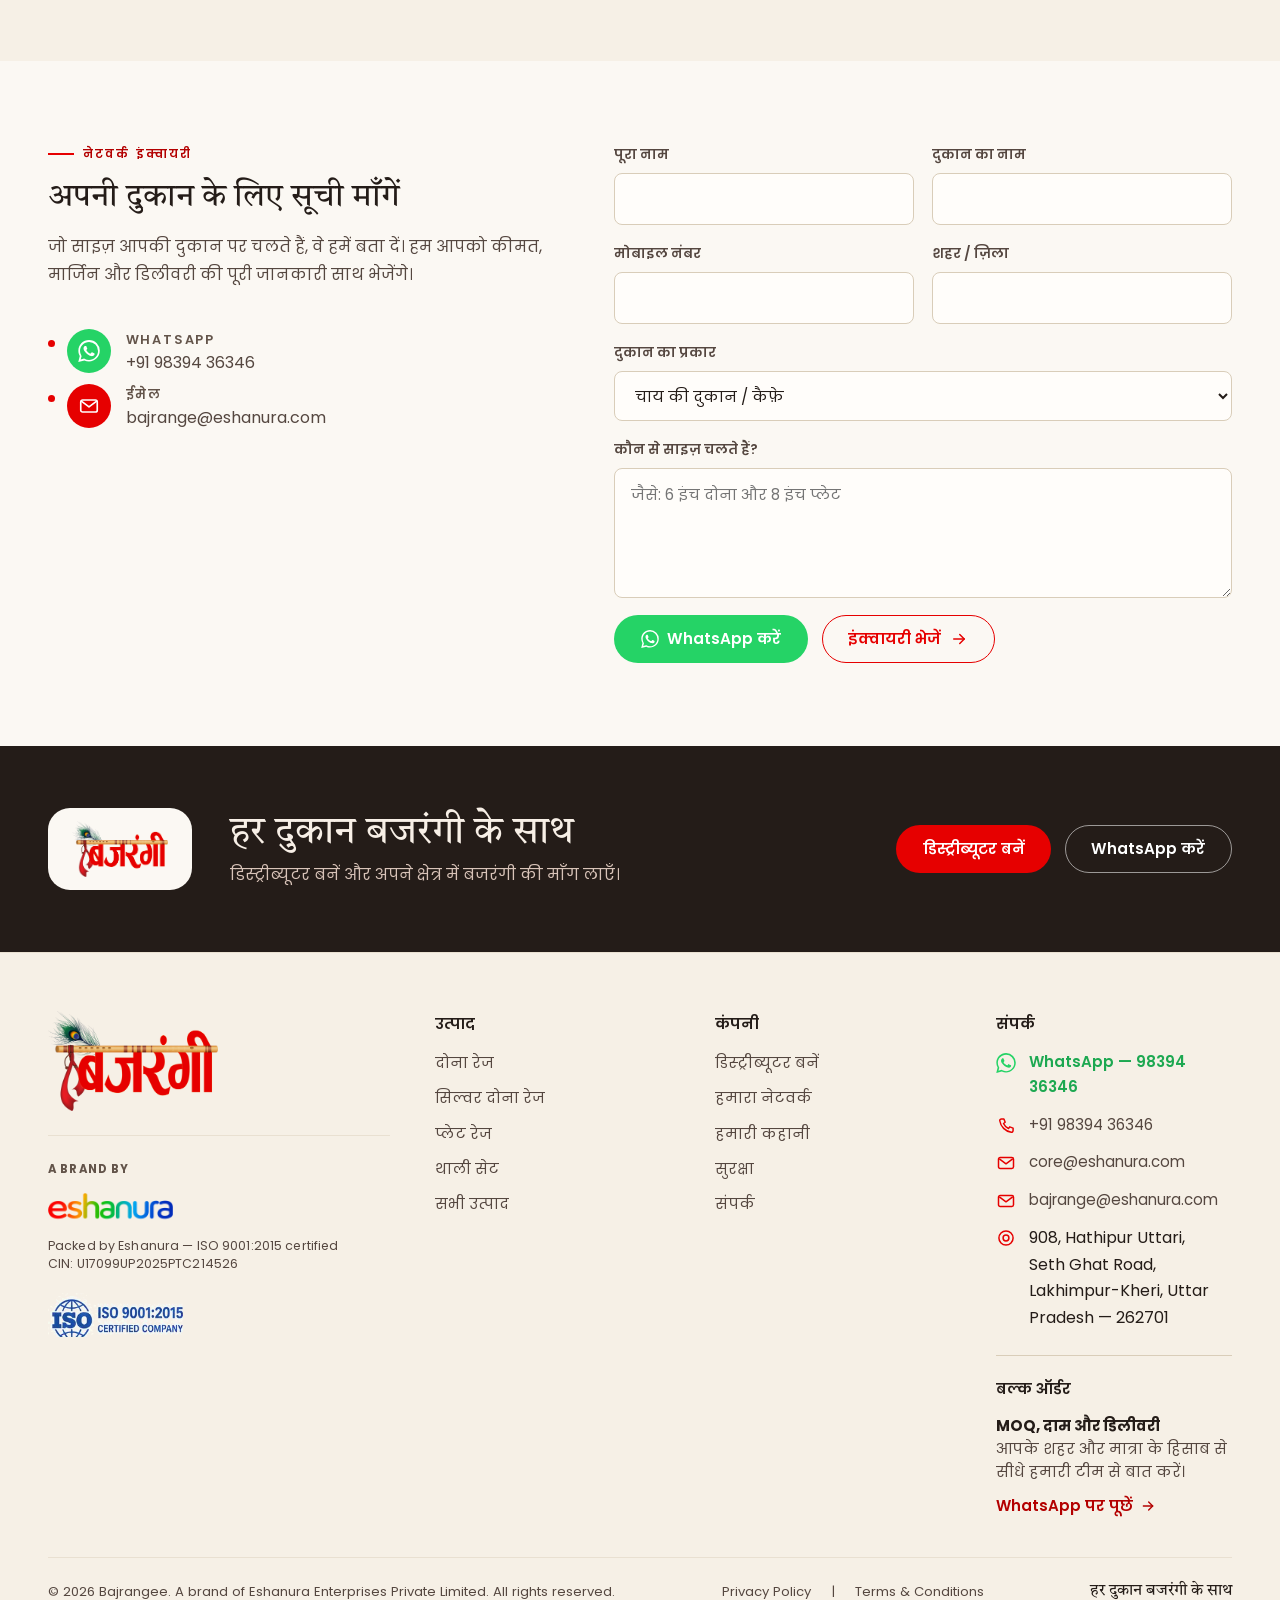
<file: retailers.html>
<!DOCTYPE html>
<html lang="hi" class="no-js">
<head>
<meta charset="utf-8">
<meta name="viewport" content="width=device-width, initial-scale=1">
<script>document.documentElement.className = "js";</script>
<title>हमारा नेटवर्क — दुकानों के लिए बजरंगी | हर दुकान बजरंगी के साथ</title>
<meta name="description" content="अपनी दुकान पर बजरंगी रखें। नियमित सपलाई, सही माप, साफ पैकिंग और पूरा साथ — हर दुकान बजरंगी के साथ।">
<meta property="og:title" content="हमारा नेटवर्क — दुकानों के लिए बजरंगी | हर दुकान बजरंगी के साथ">
<meta property="og:description" content="अपनी दुकान पर बजरंगी रखें। नियमित सपलाई, सही माप, साफ पैकिंग और पूरा साथ — हर दुकान बजरंगी के साथ।">
<meta property="og:type" content="website">
<meta property="og:image" content="assets/img/hero-scene.jpg">
<meta name="theme-color" content="#e60000">
<link rel="preconnect" href="https://fonts.googleapis.com">
<link rel="preconnect" href="https://fonts.gstatic.com" crossorigin>
<link rel="stylesheet" href="assets/css/styles.css">
<link rel="icon" href="assets/img/favicon.png" type="image/png">
<link rel="icon" href="assets/img/favicon-32.png" sizes="32x32" type="image/png">
<link rel="shortcut icon" href="assets/img/favicon.ico">
<link rel="apple-touch-icon" href="assets/img/favicon.png">
</head>
<body>
<a class="skip-link" href="#main">मुख्य सामग्री पर जाएँ</a>

<header class="header" id="site-header">
  <div class="wrap wrap--wide header__inner">
    <a class="brand" href="index.html" aria-label="बजरंगी — होम">
      <img src="assets/img/logo.png" alt="बजरंगी" width="640" height="376">
    </a>

    <nav class="nav" id="primary-nav" aria-label="मुख्य नेविगेशन">
      <a href="index.html">होम</a>
      <a href="products.html">हमारे उत्पाद</a>
      <a href="distributors.html">डिस्ट्रीब्यूटर के लिए</a>
      <a href="retailers.html" aria-current="page">हमारा नेटवर्क</a>
      <a href="about.html">हमारे बारे में</a>
      <a href="contact.html">संपर्क</a>
      <a class="btn btn--primary btn--sm nav__cta" href="distributors.html#enquiry">डिस्ट्रीब्यूटर बनें</a>
    </nav>

    <div class="header__actions">
      <button class="icon-btn" type="button" data-open="search" aria-label="उत्पाद खोजें"><svg viewBox="0 0 24 24" fill="none" stroke="currentColor" stroke-width="2" aria-hidden="true"><circle cx="11" cy="11" r="7"/><path d="m20 20-3.5-3.5" stroke-linecap="round"/></svg></button>
      <a class="icon-btn icon-btn--wa" href="https://wa.me/919839436346?text=नमस्ते%20बजरंगी%20टीम,%20मुझे%20आपके%20उत्पादों%20के%20बारे%20में%20जानकारी%20चाहिए।" target="_blank" rel="noopener" aria-label="WhatsApp पर बात करें"><svg viewBox="0 0 24 24" fill="currentColor" aria-hidden="true"><path d="M17.47 14.38c-.3-.15-1.75-.86-2.02-.96-.27-.1-.47-.15-.67.15-.2.3-.77.96-.94 1.16-.17.2-.35.22-.65.07-.3-.15-1.25-.46-2.38-1.47-.88-.78-1.47-1.75-1.64-2.05-.17-.3-.02-.46.13-.61.13-.13.3-.35.45-.52.15-.17.2-.3.3-.5.1-.2.05-.37-.02-.52-.08-.15-.67-1.6-.92-2.2-.24-.58-.49-.5-.67-.51h-.57c-.2 0-.52.07-.8.37-.27.3-1.04 1.02-1.04 2.48s1.07 2.88 1.22 3.08c.15.2 2.1 3.2 5.08 4.49.71.3 1.26.49 1.69.63.71.22 1.36.19 1.87.12.57-.09 1.75-.72 2-1.41.25-.69.25-1.28.17-1.41-.07-.13-.27-.2-.57-.35M12.05 21.8h-.01a9.8 9.8 0 0 1-5-1.37l-.36-.21-3.72.98.99-3.63-.23-.37a9.79 9.79 0 0 1-1.5-5.23c0-5.41 4.4-9.81 9.82-9.81a9.75 9.75 0 0 1 6.94 2.88 9.74 9.74 0 0 1 2.87 6.94c0 5.41-4.4 9.81-9.81 9.81M20.46 3.5A11.76 11.76 0 0 0 12.05 0C5.6 0 .4 5.2.4 11.65c0 2.05.54 4.05 1.55 5.81L.3 24l6.68-1.75a11.6 11.6 0 0 0 5.06 1.19h.01c6.44 0 11.68-5.2 11.68-11.65A11.6 11.6 0 0 0 20.46 3.5"/></svg></a>
      <button class="nav__toggle" type="button" id="nav-toggle" aria-expanded="false" aria-controls="primary-nav" aria-label="मेन्यू खोलें"><svg viewBox="0 0 24 24" fill="none" stroke="currentColor" stroke-width="2" stroke-linecap="round" aria-hidden="true"><path d="M4 7h16M4 12h16M4 17h16"/></svg></button>
    </div>

    <a class="btn btn--primary header__cta" href="distributors.html#enquiry">
      डिस्ट्रीब्यूटर बनें
      <svg viewBox="0 0 24 24" fill="none" stroke="currentColor" stroke-width="2" stroke-linecap="round" stroke-linejoin="round" aria-hidden="true"><path d="M5 12h14"/><path d="m13 6 6 6-6 6"/></svg>
    </a>
  </div>
</header>

<main id="main">

  <section class="page-head">
    <div class="wrap wrap--wide page-head__inner">
      <nav class="crumbs" aria-label="Breadcrumb"><a href="index.html">होम</a> <span aria-hidden="true">/</span> <span>हमारा नेटवर्क</span></nav>
      <h1>हर दुकान<br>बजरंगी के साथ</h1>
      <p class="lede">चाय की दुकान हो, ढाबा हो, बेकरी हो या किराना — जहाँ भोजन परोसा जाता है, वहाँ बजरंगी की थाली लगती है। वहाँ आपकी दुकान हमारे नेटवर्क का हिस्सा हो सकती है।</p>
    </div>
  </section>


  <section class="trust" aria-labelledby="trust-heading-h">
    <div class="wrap wrap--wide">
      <h2 class="sr-only" id="trust-heading-h">हमारे नेटवर्क के लाभ</h2>
      <ul class="trust__grid">
        <li class="trust__item">
          <span class="trust__icon" aria-hidden="true">
            <svg viewBox="0 0 24 24" fill="none" stroke="currentColor" stroke-width="1.8" stroke-linecap="round" stroke-linejoin="round"><path d="M4 18 9 6l3 8 2-4 6 8z" stroke-linejoin="round"/></svg>
          </span>
          <div>
            <h3>गिनती सही, माँग पक्की</h3>
            <p>जो साइज़ चलता है, वही मिलता है</p>
          </div>
        </li>
        <li class="trust__item">
          <span class="trust__icon" aria-hidden="true">
            <svg viewBox="0 0 24 24" fill="none" stroke="currentColor" stroke-width="1.8" stroke-linecap="round" stroke-linejoin="round"><path d="M12 3 5 6v5.5c0 4.2 2.9 7.9 7 9.5 4.1-1.6 7-5.3 7-9.5V6z"/><path d="m9 12 2 2 4-4"/></svg>
          </span>
          <div>
            <h3>पैकिंग सुरक्षित</h3>
            <p>हर पीस सही कटा-पीटा और साफ पैकिंग</p>
          </div>
        </li>
        <li class="trust__item">
          <span class="trust__icon" aria-hidden="true">
            <svg viewBox="0 0 24 24" fill="none" stroke="currentColor" stroke-width="1.8" stroke-linecap="round" stroke-linejoin="round"><path d="M3 12a9 9 0 0 1 15.5-6.2"/><path d="M21 12a9 9 0 0 1-15.5 6.2"/><path d="M18 3v3.5h-3.5M6 21v-3.5h3.5"/></svg>
          </span>
          <div>
            <h3>नियमित सप्लाई</h3>
            <p>स्टॉक ख़त्म होने से पहले अगला पैक</p>
          </div>
        </li>
        <li class="trust__item">
          <span class="trust__icon" aria-hidden="true">
            <svg viewBox="0 0 24 24" fill="none" stroke="currentColor" stroke-width="1.8" stroke-linecap="round" stroke-linejoin="round"><path d="M20 4c-8 0-13 4.5-13 11 0 2.6 1.2 4.4 3 5.5C13 16 15 12.5 20 9"/><path d="M4 20c3.5 0 6-1.8 6.5-4.5"/></svg>
          </span>
          <div>
            <h3>आसान रख-रखाव</h3>
            <p>सादा, सस्ता और बिना झंझट</p>
          </div>
        </li>
      </ul>
    </div>
  </section>

  <section class="section" id="network">
    <div class="wrap wrap--wide about">
      <div class="about__media">
        <img class="about__photo" src="assets/img/food-plate.jpg" alt="बजरंगी की थाली में सजा भोजन" width="520" height="335" loading="lazy">
        <img class="about__peacock" src="assets/img/peacock.png" alt="" aria-hidden="true" width="128" height="186" loading="lazy">
      </div>
      <div class="about__copy">
        <h2>आपकी दुकान, <span>हमारा नेटवर्क</span></h2>
        <p>ग्राहक के हाथ में सीधे बजरंगी नहीं — बीच में आपकी दुकान है। आप हमारा पैक बेचते हैं, हम आपको रेगुलर सप्लाई, बढ़ती माँग और पूरा साथ देते हैं।</p>
        <p>नीचे दिए गए फ़ॉर्म में अपनी दुकान की जानकारी भरें। हमारी टीम 48 घंटे के भीतर आपसे संपर्क करेगी और आपके लिए सही सूची और शर्तें बताएगी।</p>
        <a class="btn btn--primary" href="#enquiry">
          नेटवर्क में जुड़ें
          <svg viewBox="0 0 24 24" fill="none" stroke="currentColor" stroke-width="2" stroke-linecap="round" stroke-linejoin="round" aria-hidden="true"><path d="M5 12h14"/><path d="m13 6 6 6-6 6"/></svg>
        </a>
      </div>
    </div>
  </section>

  <section class="section section--cream">
    <div class="wrap wrap--wide">
      <div class="section-head">
        <div class="section-head__text">
          <span class="eyebrow">तीन आसान कदम</span>
          <h2 class="h2">नेटवर्क में कैसे जुड़ें</h2>
        </div>
      </div>
      <ol class="steps">
        <li><h3>फ़ॉर्म भरें</h3><p>दुकान का नाम, शहर और क्या बेचते हैं — इतना काफ़ी है।</p></li>
        <li><h3>हम संपर्क करें</h3><p>आपके इलाके की माँग देखकर हम सुझाई गई सूची और शर्तें भेजते हैं।</p></li>
        <li><h3>पहला पैक आ जाए</h3><p>पैक आते ही दुकान पर बजरंगी की थाली — ग्राहक ख़ुद पूछने लगते हैं।</p></li>
      </ol>
    </div>
  </section>

  <section class="section" id="enquiry">
    <div class="wrap wrap--wide contact-grid">
      <div class="prose">
        <span class="eyebrow">नेटवर्क इंक्वायरी</span>
        <h2 class="h2">अपनी दुकान के लिए सूची माँगें</h2>
        <p>जो साइज़ आपकी दुकान पर चलते हैं, वे हमें बता दें। हम आपको कीमत, मार्जिन और डिलीवरी की पूरी जानकारी साथ भेजेंगे।</p>
        <ul class="info-list" style="margin-top:1.5rem">
          <li>
            <span class="trust__icon" style="background:var(--wa)" aria-hidden="true"><svg viewBox="0 0 24 24" fill="currentColor" aria-hidden="true"><path d="M17.47 14.38c-.3-.15-1.75-.86-2.02-.96-.27-.1-.47-.15-.67.15-.2.3-.77.96-.94 1.16-.17.2-.35.22-.65.07-.3-.15-1.25-.46-2.38-1.47-.88-.78-1.47-1.75-1.64-2.05-.17-.3-.02-.46.13-.61.13-.13.3-.35.45-.52.15-.17.2-.3.3-.5.1-.2.05-.37-.02-.52-.08-.15-.67-1.6-.92-2.2-.24-.58-.49-.5-.67-.51h-.57c-.2 0-.52.07-.8.37-.27.3-1.04 1.02-1.04 2.48s1.07 2.88 1.22 3.08c.15.2 2.1 3.2 5.08 4.49.71.3 1.26.49 1.69.63.71.22 1.36.19 1.87.12.57-.09 1.75-.72 2-1.41.25-.69.25-1.28.17-1.41-.07-.13-.27-.2-.57-.35M12.05 21.8h-.01a9.8 9.8 0 0 1-5-1.37l-.36-.21-3.72.98.99-3.63-.23-.37a9.79 9.79 0 0 1-1.5-5.23c0-5.41 4.4-9.81 9.82-9.81a9.75 9.75 0 0 1 6.94 2.88 9.74 9.74 0 0 1 2.87 6.94c0 5.41-4.4 9.81-9.81 9.81M20.46 3.5A11.76 11.76 0 0 0 12.05 0C5.6 0 .4 5.2.4 11.65c0 2.05.54 4.05 1.55 5.81L.3 24l6.68-1.75a11.6 11.6 0 0 0 5.06 1.19h.01c6.44 0 11.68-5.2 11.68-11.65A11.6 11.6 0 0 0 20.46 3.5"/></svg></span>
            <div><h3>WhatsApp</h3><p><a href="https://wa.me/919839436346?text=नमस्ते%20बजरंगी%20टीम,%20मुझे%20आपके%20उत्पादों%20के%20बारे%20में%20जानकारी%20चाहिए।" target="_blank" rel="noopener">+91 98394 36346</a></p></div>
          </li>
          <li>
            <span class="trust__icon" aria-hidden="true">
              <svg viewBox="0 0 24 24" fill="none" stroke="currentColor" stroke-width="1.8" stroke-linecap="round" stroke-linejoin="round"><rect x="3" y="5.5" width="18" height="13" rx="2"/><path d="m4 7 8 6 8-6" stroke-linejoin="round"/></svg>
            </span>
            <div><h3>ईमेल</h3><p><a href="mailto:bajrange@eshanura.com">bajrange@eshanura.com</a></p></div>
          </li>
        </ul>
      </div>

      <form class="form" action="#" method="post" novalidate>
        <div class="form__row">
          <div class="field">
            <label for="r-name">पूरा नाम</label>
            <input id="r-name" name="name" type="text" autocomplete="name" required>
          </div>
          <div class="field">
            <label for="r-shop">दुकान का नाम</label>
            <input id="r-shop" name="shop" type="text" autocomplete="organization" required>
          </div>
        </div>
        <div class="form__row">
          <div class="field">
            <label for="r-phone">मोबाइल नंबर</label>
            <input id="r-phone" name="phone" type="tel" inputmode="tel" autocomplete="tel" required>
          </div>
          <div class="field">
            <label for="r-city">शहर / ज़िला</label>
            <input id="r-city" name="city" type="text" autocomplete="address-level2" required>
          </div>
        </div>
        <div class="field">
          <label for="r-type">दुकान का प्रकार</label>
          <select id="r-type" name="business">
            <option>चाय की दुकान / कैफ़े</option>
            <option>ढाबा / रेस्टोरेंट</option>
            <option>बेकरी / स्वीट्स शॉप</option>
            <option>किराना दुकान</option>
            <option>ठेला / कैंटर</option>
            <option>अन्य</option>
          </select>
        </div>
        <div class="field">
          <label for="r-msg">कौन से साइज़ चलते हैं?</label>
          <textarea id="r-msg" name="message" rows="4" placeholder="जैसे: 6 इंच दोना और 8 इंच प्लेट"></textarea>
        </div>
        <div class="cta-band__actions">
          <a class="btn btn--wa btn--lg" href="https://wa.me/919839436346?text=नमस्ते%20बजरंगी%20टीम,%20मुझे%20आपके%20उत्पादों%20के%20बारे%20में%20जानकारी%20चाहिए।" target="_blank" rel="noopener">
            <svg viewBox="0 0 24 24" fill="currentColor" aria-hidden="true"><path d="M17.47 14.38c-.3-.15-1.75-.86-2.02-.96-.27-.1-.47-.15-.67.15-.2.3-.77.96-.94 1.16-.17.2-.35.22-.65.07-.3-.15-1.25-.46-2.38-1.47-.88-.78-1.47-1.75-1.64-2.05-.17-.3-.02-.46.13-.61.13-.13.3-.35.45-.52.15-.17.2-.3.3-.5.1-.2.05-.37-.02-.52-.08-.15-.67-1.6-.92-2.2-.24-.58-.49-.5-.67-.51h-.57c-.2 0-.52.07-.8.37-.27.3-1.04 1.02-1.04 2.48s1.07 2.88 1.22 3.08c.15.2 2.1 3.2 5.08 4.49.71.3 1.26.49 1.69.63.71.22 1.36.19 1.87.12.57-.09 1.75-.72 2-1.41.25-.69.25-1.28.17-1.41-.07-.13-.27-.2-.57-.35M12.05 21.8h-.01a9.8 9.8 0 0 1-5-1.37l-.36-.21-3.72.98.99-3.63-.23-.37a9.79 9.79 0 0 1-1.5-5.23c0-5.41 4.4-9.81 9.82-9.81a9.75 9.75 0 0 1 6.94 2.88 9.74 9.74 0 0 1 2.87 6.94c0 5.41-4.4 9.81-9.81 9.81M20.46 3.5A11.76 11.76 0 0 0 12.05 0C5.6 0 .4 5.2.4 11.65c0 2.05.54 4.05 1.55 5.81L.3 24l6.68-1.75a11.6 11.6 0 0 0 5.06 1.19h.01c6.44 0 11.68-5.2 11.68-11.65A11.6 11.6 0 0 0 20.46 3.5"/></svg> WhatsApp करें
          </a>
          <button class="btn btn--ghost" type="submit">
            इंक्वायरी भेजें
            <svg viewBox="0 0 24 24" fill="none" stroke="currentColor" stroke-width="2" stroke-linecap="round" stroke-linejoin="round" aria-hidden="true"><path d="M5 12h14"/><path d="m13 6 6 6-6 6"/></svg>
          </button>
        </div>
      </form>
    </div>
  </section>


  <section class="cta-band">
    <div class="wrap wrap--wide cta-band__inner">
      <span class="cta-band__mark"><img src="assets/img/logo.png" alt="बजरंगी" width="900" height="529" loading="lazy"></span>
      <div>
        <h2>हर दुकान बजरंगी के साथ</h2>
        <p>डिस्ट्रीब्यूटर बनें और अपने क्षेत्र में बजरंगी की माँग लाएँ।</p>
      </div>
      <div class="cta-band__actions">
        <a class="btn btn--on-dark" href="distributors.html#enquiry">डिस्ट्रीब्यूटर बनें</a>
        <a class="btn btn--outline-light" href="https://wa.me/919839436346?text=नमस्ते%20बजरंगी%20टीम,%20मुझे%20आपके%20उत्पादों%20के%20बारे%20में%20जानकारी%20चाहिए।" target="_blank" rel="noopener">WhatsApp करें</a>
      </div>
    </div>
  </section>
</main>

<div class="scrim" id="scrim"></div>

<aside class="drawer" id="panel-search" aria-labelledby="search-title" inert>
  <div class="drawer__head">
    <h2 id="search-title">उत्पाद खोजें</h2>
    <button class="icon-btn" type="button" data-close aria-label="खोज बंद करें"><svg viewBox="0 0 24 24" fill="none" stroke="currentColor" stroke-width="2" stroke-linecap="round" aria-hidden="true"><path d="m6 6 12 12M18 6 6 18"/></svg></button>
  </div>
  <div class="drawer__body">
    <div class="search-field">
      <svg viewBox="0 0 24 24" fill="none" stroke="currentColor" stroke-width="2" aria-hidden="true"><circle cx="11" cy="11" r="7"/><path d="m20 20-3.5-3.5" stroke-linecap="round"/></svg>
      <label class="sr-only" for="search-input">उत्पाद खोजें</label>
      <input id="search-input" type="search" placeholder="जैसे &ldquo;6 इंच दोना&rdquo; या &ldquo;कटोरा&rdquo;" autocomplete="off">
    </div>
    <p class="form-note" id="search-count" aria-live="polite" style="margin-top:.85rem">आकार, उपयोग या नाम से उत्पाद खोजें।</p>
    <div class="search-grid" id="search-results"></div>
  </div>
</aside>


<footer class="footer">
  <div class="wrap wrap--wide">
    <div class="footer__grid">
      <div class="footer__brand">
        <a class="brand" href="index.html" aria-label="बजरंगी — होम">
          <img src="assets/img/logo.png" alt="बजरंगी" width="640" height="376">
        </a>
        <div class="parent-brand">
          <span class="parent-brand__kicker">A brand by</span>
          <a class="parent-brand__link" href="https://eshanura.com" target="_blank" rel="noopener noreferrer" aria-label="Eshanura Enterprises — मूल कंपनी">
            <img class="footer__esh" src="assets/img/eshanura.png" alt="Eshanura Enterprises Private Limited" width="560" height="132" loading="lazy">
          </a>
          <small>Packed by Eshanura &mdash; ISO 9001:2015 certified<br>CIN: U17099UP2025PTC214526</small>
          <img class="footer__iso" src="assets/img/iso.png" alt="ISO 9001:2015 certified company" width="230" height="72" loading="lazy">
        </div>
      </div>

      <nav aria-label="उत्पाद">
        <h2 class="footer__h">उत्पाद</h2>
        <ul class="footer__links">
          <li><a href="range-dona.html">दोना रेज</a></li>
          <li><a href="range-dona.html">सिल्वर दोना रेज</a></li>
          <li><a href="range-plates.html">प्लेट रेज</a></li>
          <li><a href="range-thali.html">थाली सेट</a></li>
          <li><a href="products.html">सभी उत्पाद</a></li>
        </ul>
      </nav>

      <nav aria-label="कंपनी">
        <h2 class="footer__h">कंपनी</h2>
        <ul class="footer__links">
          <li><a href="distributors.html#enquiry">डिस्ट्रीब्यूटर बनें</a></li>
          <li><a href="retailers.html">हमारा नेटवर्क</a></li>
          <li><a href="about.html#story">हमारी कहानी</a></li>
          <li><a href="about.html#quality">सुरक्षा</a></li>
          <li><a href="contact.html">संपर्क</a></li>
        </ul>
      </nav>

      <div>
        <h2 class="footer__h">संपर्क</h2>
        <ul class="footer__contact">
          <li class="footer__contact--wa"><svg viewBox="0 0 24 24" fill="currentColor" aria-hidden="true"><path d="M17.47 14.38c-.3-.15-1.75-.86-2.02-.96-.27-.1-.47-.15-.67.15-.2.3-.77.96-.94 1.16-.17.2-.35.22-.65.07-.3-.15-1.25-.46-2.38-1.47-.88-.78-1.47-1.75-1.64-2.05-.17-.3-.02-.46.13-.61.13-.13.3-.35.45-.52.15-.17.2-.3.3-.5.1-.2.05-.37-.02-.52-.08-.15-.67-1.6-.92-2.2-.24-.58-.49-.5-.67-.51h-.57c-.2 0-.52.07-.8.37-.27.3-1.04 1.02-1.04 2.48s1.07 2.88 1.22 3.08c.15.2 2.1 3.2 5.08 4.49.71.3 1.26.49 1.69.63.71.22 1.36.19 1.87.12.57-.09 1.75-.72 2-1.41.25-.69.25-1.28.17-1.41-.07-.13-.27-.2-.57-.35M12.05 21.8h-.01a9.8 9.8 0 0 1-5-1.37l-.36-.21-3.72.98.99-3.63-.23-.37a9.79 9.79 0 0 1-1.5-5.23c0-5.41 4.4-9.81 9.82-9.81a9.75 9.75 0 0 1 6.94 2.88 9.74 9.74 0 0 1 2.87 6.94c0 5.41-4.4 9.81-9.81 9.81M20.46 3.5A11.76 11.76 0 0 0 12.05 0C5.6 0 .4 5.2.4 11.65c0 2.05.54 4.05 1.55 5.81L.3 24l6.68-1.75a11.6 11.6 0 0 0 5.06 1.19h.01c6.44 0 11.68-5.2 11.68-11.65A11.6 11.6 0 0 0 20.46 3.5"/></svg><a href="https://wa.me/919839436346?text=नमस्ते%20बजरंगी%20टीम,%20मुझे%20आपके%20उत्पादों%20के%20बारे%20में%20जानकारी%20चाहिए।" target="_blank" rel="noopener">WhatsApp — 98394 36346</a></li>
          <li><svg viewBox="0 0 24 24" fill="none" stroke="currentColor" stroke-width="1.8" aria-hidden="true"><path d="M6.5 3.5h3l1.5 4-2 1.5a12 12 0 0 0 6 6l1.5-2 4 1.5v3a2 2 0 0 1-2.2 2A16.5 16.5 0 0 1 4.5 5.7a2 2 0 0 1 2-2.2Z" stroke-linejoin="round"/></svg><a href="tel:+919839436346">+91 98394 36346</a></li>
          <li><svg viewBox="0 0 24 24" fill="none" stroke="currentColor" stroke-width="1.8" aria-hidden="true"><rect x="3" y="5.5" width="18" height="13" rx="2"/><path d="m4 7 8 6 8-6" stroke-linejoin="round"/></svg><a href="mailto:core@eshanura.com">core@eshanura.com</a></li>
          <li><svg viewBox="0 0 24 24" fill="none" stroke="currentColor" stroke-width="1.8" aria-hidden="true"><rect x="3" y="5.5" width="18" height="13" rx="2"/><path d="m4 7 8 6 8-6" stroke-linejoin="round"/></svg><a href="mailto:bajrange@eshanura.com">bajrange@eshanura.com</a></li>
          <li><svg viewBox="0 0 24 24" fill="none" stroke="currentColor" stroke-width="1.8" aria-hidden="true"><circle cx="12" cy="12" r="8.5"/><circle cx="12" cy="12" r="3.5"/></svg><span>908, Hathipur Uttari,<br>Seth Ghat Road,<br>Lakhimpur-Kheri, Uttar Pradesh &mdash; 262701</span></li>
        </ul>
        <div class="footer__order">
          <h2 class="footer__h">बल्क ऑर्डर</h2>
          <p class="footer__order-text"><strong>MOQ, दाम और डिलीवरी</strong><br>आपके शहर और मात्रा के हिसाब से सीधे हमारी टीम से बात करें।</p>
          <a class="footer__order-link" href="https://wa.me/919839436346?text=नमस्ते%20बजरंगी%20टीम,%20मुझे%20आपके%20उत्पादों%20के%20बारे%20में%20जानकारी%20चाहिए।" target="_blank" rel="noopener">WhatsApp पर पूछें <svg viewBox="0 0 24 24" fill="none" stroke="currentColor" stroke-width="2" stroke-linecap="round" stroke-linejoin="round" aria-hidden="true"><path d="M5 12h14"/><path d="m13 6 6 6-6 6"/></svg></a>
        </div>
      </div>
    </div>

    <div class="footer__bar">
      <p>&copy; <span data-year>2026</span> Bajrangee. A brand of Eshanura Enterprises Private Limited. All rights reserved.</p>
      <nav aria-label="Legal">
        <a href="legal.html">Privacy Policy</a>
        <span aria-hidden="true">|</span>
        <a href="legal.html#terms">Terms &amp; Conditions</a>
      </nav>
      <p class="footer__tag">हर दुकान बजरंगी के साथ</p>
    </div>
  </div>
</footer>


<a class="wa-fab" href="https://wa.me/919839436346?text=नमस्ते%20बजरंगी%20टीम,%20मुझे%20आपके%20उत्पादों%20के%20बारे%20में%20जानकारी%20चाहिए।" target="_blank" rel="noopener" aria-label="WhatsApp पर बात करें">
  <svg viewBox="0 0 24 24" fill="currentColor" aria-hidden="true"><path d="M17.47 14.38c-.3-.15-1.75-.86-2.02-.96-.27-.1-.47-.15-.67.15-.2.3-.77.96-.94 1.16-.17.2-.35.22-.65.07-.3-.15-1.25-.46-2.38-1.47-.88-.78-1.47-1.75-1.64-2.05-.17-.3-.02-.46.13-.61.13-.13.3-.35.45-.52.15-.17.2-.3.3-.5.1-.2.05-.37-.02-.52-.08-.15-.67-1.6-.92-2.2-.24-.58-.49-.5-.67-.51h-.57c-.2 0-.52.07-.8.37-.27.3-1.04 1.02-1.04 2.48s1.07 2.88 1.22 3.08c.15.2 2.1 3.2 5.08 4.49.71.3 1.26.49 1.69.63.71.22 1.36.19 1.87.12.57-.09 1.75-.72 2-1.41.25-.69.25-1.28.17-1.41-.07-.13-.27-.2-.57-.35M12.05 21.8h-.01a9.8 9.8 0 0 1-5-1.37l-.36-.21-3.72.98.99-3.63-.23-.37a9.79 9.79 0 0 1-1.5-5.23c0-5.41 4.4-9.81 9.82-9.81a9.75 9.75 0 0 1 6.94 2.88 9.74 9.74 0 0 1 2.87 6.94c0 5.41-4.4 9.81-9.81 9.81M20.46 3.5A11.76 11.76 0 0 0 12.05 0C5.6 0 .4 5.2.4 11.65c0 2.05.54 4.05 1.55 5.81L.3 24l6.68-1.75a11.6 11.6 0 0 0 5.06 1.19h.01c6.44 0 11.68-5.2 11.68-11.65A11.6 11.6 0 0 0 20.46 3.5"/></svg><span class="wa-fab__label">WhatsApp</span>
</a>

<button class="to-top" type="button" id="to-top" aria-label="ऊपर जाएँ"><svg viewBox="0 0 24 24" fill="none" stroke="currentColor" stroke-width="2" stroke-linecap="round" stroke-linejoin="round" aria-hidden="true"><path d="M12 19V5"/><path d="m6 11 6-6 6 6"/></svg></button>

<div class="mobile-bar">
  <a class="btn btn--wa" href="https://wa.me/919839436346?text=नमस्ते%20बजरंगी%20टीम,%20मुझे%20आपके%20उत्पादों%20के%20बारे%20में%20जानकारी%20चाहिए।" target="_blank" rel="noopener" aria-label="WhatsApp पर बात करें">
    <svg viewBox="0 0 24 24" fill="currentColor" aria-hidden="true"><path d="M17.47 14.38c-.3-.15-1.75-.86-2.02-.96-.27-.1-.47-.15-.67.15-.2.3-.77.96-.94 1.16-.17.2-.35.22-.65.07-.3-.15-1.25-.46-2.38-1.47-.88-.78-1.47-1.75-1.64-2.05-.17-.3-.02-.46.13-.61.13-.13.3-.35.45-.52.15-.17.2-.3.3-.5.1-.2.05-.37-.02-.52-.08-.15-.67-1.6-.92-2.2-.24-.58-.49-.5-.67-.51h-.57c-.2 0-.52.07-.8.37-.27.3-1.04 1.02-1.04 2.48s1.07 2.88 1.22 3.08c.15.2 2.1 3.2 5.08 4.49.71.3 1.26.49 1.69.63.71.22 1.36.19 1.87.12.57-.09 1.75-.72 2-1.41.25-.69.25-1.28.17-1.41-.07-.13-.27-.2-.57-.35M12.05 21.8h-.01a9.8 9.8 0 0 1-5-1.37l-.36-.21-3.72.98.99-3.63-.23-.37a9.79 9.79 0 0 1-1.5-5.23c0-5.41 4.4-9.81 9.82-9.81a9.75 9.75 0 0 1 6.94 2.88 9.74 9.74 0 0 1 2.87 6.94c0 5.41-4.4 9.81-9.81 9.81M20.46 3.5A11.76 11.76 0 0 0 12.05 0C5.6 0 .4 5.2.4 11.65c0 2.05.54 4.05 1.55 5.81L.3 24l6.68-1.75a11.6 11.6 0 0 0 5.06 1.19h.01c6.44 0 11.68-5.2 11.68-11.65A11.6 11.6 0 0 0 20.46 3.5"/></svg> चैट
  </a>
  <a class="btn btn--ghost" href="tel:+919839436346" aria-label="फ़ोन करें"><svg viewBox="0 0 24 24" fill="none" stroke="currentColor" stroke-width="1.8" aria-hidden="true"><path d="M6.5 3.5h3l1.5 4-2 1.5a12 12 0 0 0 6 6l1.5-2 4 1.5v3a2 2 0 0 1-2.2 2A16.5 16.5 0 0 1 4.5 5.7a2 2 0 0 1 2-2.2Z" stroke-linejoin="round"/></svg> कॉल</a>
  <a class="btn btn--primary" href="https://wa.me/919839436346?text=नमस्ते%20बजरंगी%20टीम,%20मुझे%20आपके%20उत्पादों%20के%20बारे%20में%20जानकारी%20चाहिए।" target="_blank" rel="noopener" aria-label="दाम और मात्रा पूछें">
    दाम पूछें
  </a>
</div>

<script src="assets/js/catalogue.js" defer></script>
<script src="assets/js/main.js" defer></script>
</body>
</html>
</file>
<file: assets/css/styles.css>
@import url("https://fonts.googleapis.com/css2?family=Tiro+Devanagari+Hindi:ital@0;1&family=Poppins:wght@300;400;500;600;700&family=Noto+Sans+Devanagari:wght@400;500;600;700&display=swap");

/* ==========================================================================
   Bajrangee - design system

   The brand is Devanagari-first, so the type stack pairs a Devanagari serif
   (Tiro Devanagari Hindi) for display copy with Poppins for Latin interface
   text and Noto Sans Devanagari for Devanagari body copy. The palette is
   sampled straight off the logo: a pure brand red on a warm cream.
   ========================================================================== */

:root {
  /* surfaces */
  --cream: #fbf8f3;
  --cream-2: #f6f0e6;
  --cream-3: #efe6d7;
  --white: #fffdfa;

  /* brand */
  --red: #e60000;
  --red-deep: #b30000;
  --red-dark: #7a0000;
  --red-soft: #fdeaea;
  --gold: #d99213;
  --amber: #a85a10;
  --amber-deep: #7e4209;
  --gold-soft: #f5e3bd;
  --peacock: #2c7a68;
  --brown: #2e1408;
  --brown-deep: #24100a;
  --brown-soft: #5a2e16;
  --wa: #25d366;
  --wa-deep: #1da851;

  /* text */
  --ink: #241c18;
  --ink-2: #554740;
  --ink-3: #63544a;
  --ink-on-dark: #f7efe6;
  --ink-on-dark-2: #d8c3b8;

  --line: #e9e0d1;
  --line-2: #d9cdb9;

  /* small red text needs a darker red to clear WCAG AA on cream */
  --red-text: #b30000;

  /* type */
  --font-display: "Tiro Devanagari Hindi", "Noto Sans Devanagari", Georgia, serif;
  --font-ui: "Poppins", "Noto Sans Devanagari", "Segoe UI", system-ui, -apple-system, sans-serif;

  /* shape */
  --r-sm: 8px;
  --r: 14px;
  --r-lg: 22px;
  --r-xl: 30px;
  --r-pill: 999px;

  --shadow-sm: 0 2px 10px -6px rgba(36, 28, 24, 0.28);
  --shadow: 0 16px 34px -26px rgba(36, 28, 24, 0.45);
  --shadow-lg: 0 34px 68px -38px rgba(36, 28, 24, 0.5);

  --wrap: 1240px;
  --gutter: clamp(1.15rem, 4vw, 3rem);
  --header-h: clamp(76px, 8vw, 96px);
  --logo-h: clamp(48px, 6.2vw, 76px);
  --logo-h-lg: clamp(66px, 7.8vw, 104px);
}

/* --------------------------------------------------------------------------
   reset
   -------------------------------------------------------------------------- */
*,
*::before,
*::after { box-sizing: border-box; }

* { margin: 0; }

html {
  -webkit-text-size-adjust: 100%;
  scroll-behavior: smooth;
  scroll-padding-top: calc(var(--header-h) + 1rem);
}

body {
  background: var(--cream);
  color: var(--ink);
  font-family: var(--font-ui);
  font-size: 1rem;
  line-height: 1.65;
  -webkit-font-smoothing: antialiased;
  overflow-x: hidden;
}

img,
svg { display: block; max-width: 100%; }

a { color: inherit; text-decoration: none; }

button {
  font: inherit;
  color: inherit;
  background: none;
  border: 0;
  cursor: pointer;
}

ul { list-style: none; padding: 0; }

:focus-visible {
  outline: 3px solid var(--red);
  outline-offset: 3px;
  border-radius: 4px;
}

.skip-link {
  position: absolute;
  left: -9999px;
  top: 0;
  z-index: 200;
  background: var(--red);
  color: #fff;
  padding: 0.7rem 1.1rem;
  border-radius: 0 0 var(--r-sm) 0;
}
.skip-link:focus { left: 0; }

.sr-only {
  position: absolute;
  width: 1px;
  height: 1px;
  padding: 0;
  margin: -1px;
  overflow: hidden;
  clip: rect(0 0 0 0);
  white-space: nowrap;
  border: 0;
}

/* --------------------------------------------------------------------------
   layout helpers
   -------------------------------------------------------------------------- */
.wrap {
  width: 100%;
  max-width: var(--wrap);
  margin-inline: auto;
  padding-inline: var(--gutter);
}

.wrap--wide { max-width: 1380px; }

.section { padding-block: clamp(3rem, 2rem + 4vw, 6rem); }

.section--tight { padding-block: clamp(2rem, 1.4rem + 2.4vw, 3.5rem); }

.section--cream { background: var(--cream-2); }

.rule {
  height: 1px;
  background: var(--line);
  border: 0;
}

/* --------------------------------------------------------------------------
   typography
   -------------------------------------------------------------------------- */
.display {
  font-family: var(--font-display);
  font-weight: 400;
  line-height: 1.1;
  letter-spacing: -0.01em;
}

.eyebrow {
  display: inline-flex;
  align-items: center;
  gap: 0.55rem;
  font-size: 0.75rem;
  font-weight: 600;
  letter-spacing: 0.18em;
  text-transform: uppercase;
  color: var(--red-text);
}

.eyebrow::before {
  content: "";
  width: 26px;
  height: 2px;
  background: var(--red);
}

.h2 {
  font-family: var(--font-display);
  font-size: clamp(1.85rem, 1.2rem + 2.4vw, 3rem);
  font-weight: 400;
  line-height: 1.16;
  color: var(--ink);
}

.h2--red { color: var(--red); }

.lede {
  font-size: clamp(1rem, 0.96rem + 0.2vw, 1.1rem);
  color: var(--ink-2);
  max-width: 56ch;
}

.section-head {
  display: flex;
  flex-wrap: wrap;
  align-items: flex-end;
  justify-content: space-between;
  gap: 1.25rem 2rem;
  margin-bottom: clamp(1.75rem, 1.2rem + 1.6vw, 2.75rem);
}

.section-head__text { display: grid; gap: 0.6rem; }

/* --------------------------------------------------------------------------
   buttons
   -------------------------------------------------------------------------- */
.btn {
  display: inline-flex;
  align-items: center;
  justify-content: center;
  gap: 0.55rem;
  padding: 0.85rem 1.6rem;
  border-radius: var(--r-pill);
  font-family: var(--font-ui);
  font-size: 0.95rem;
  font-weight: 600;
  line-height: 1.2;
  border: 1.5px solid transparent;
  transition: transform 0.18s ease, box-shadow 0.18s ease, background-color 0.18s ease,
    border-color 0.18s ease, color 0.18s ease;
}

.btn svg { width: 18px; height: 18px; flex: none; }

.btn:hover { transform: translateY(-2px); }
.btn:active { transform: translateY(0); }

.btn--primary {
  background: var(--red);
  color: #fff;
  box-shadow: 0 12px 24px -16px rgba(207, 0, 0, 0.9);
}
.btn--primary:hover { background: var(--red-deep); }

.btn--ghost {
  border-color: var(--red);
  color: var(--red);
  background: transparent;
}
.btn--ghost:hover { background: var(--red-soft); }

.btn--light {
  background: #fff;
  color: var(--red);
  box-shadow: 0 12px 24px -18px rgba(0, 0, 0, 0.5);
}
.btn--light:hover { background: var(--cream); }

.btn--on-dark {
  background: var(--red);
  color: #fff;
}
.btn--on-dark:hover { background: var(--red-deep); }

.btn--outline-light {
  border-color: rgba(255, 255, 255, 0.55);
  color: #fff;
}
.btn--outline-light:hover { border-color: #fff; background: rgba(255, 255, 255, 0.1); }

.btn--sm { padding: 0.6rem 1.1rem; font-size: 0.875rem; }

.link-arrow {
  display: inline-flex;
  align-items: center;
  gap: 0.5rem;
  font-weight: 600;
  font-size: 0.95rem;
  color: var(--red-text);
}
.link-arrow svg { width: 17px; height: 17px; transition: transform 0.2s ease; }
.link-arrow:hover svg { transform: translateX(4px); }
.link-arrow:hover { color: var(--red-deep); }

/* --------------------------------------------------------------------------
   header
   -------------------------------------------------------------------------- */
.header {
  position: sticky;
  top: 0;
  z-index: 90;
  background: rgba(251, 248, 243, 0.92);
  backdrop-filter: saturate(1.4) blur(14px);
  border-bottom: 1px solid transparent;
  transition: border-color 0.25s ease, box-shadow 0.25s ease;
}

.header.is-stuck {
  border-bottom-color: var(--line);
  box-shadow: 0 10px 30px -26px rgba(36, 28, 24, 0.7);
}

/* the brand mark is the loudest thing on the page, so the header is laid
   out as a grid: logo, nav, actions, call to action */
.header__inner {
  display: grid;
  grid-template-columns: auto minmax(0, 1fr) auto auto;
  align-items: center;
  gap: clamp(0.9rem, 2vw, 2rem);
  min-height: var(--header-h);
}

.brand {
  display: grid;
  gap: 0.15rem;
  justify-items: start;
  justify-self: start;
  min-width: 0;
}
.brand img { height: var(--logo-h); width: auto; }

/* the tagline the posters carry under the wordmark; never tracked, because
   spacing breaks Devanagari conjuncts */
.brand__tag {
  font-family: var(--font-display);
  font-size: 0.8rem;
  color: var(--ink);
}

.nav {
  display: flex;
  align-items: center;
  gap: clamp(0.75rem, 1.7vw, 1.6rem);
  justify-self: start;
}

.nav a {
  position: relative;
  font-size: 0.95rem;
  font-weight: 500;
  color: var(--ink);
  padding-block: 0.4rem;
  white-space: nowrap;
}

.nav a::after {
  content: "";
  position: absolute;
  left: 0;
  right: 0;
  bottom: -2px;
  height: 2px;
  background: var(--red);
  transform: scaleX(0);
  transform-origin: left;
  transition: transform 0.22s ease;
}

.nav a:hover::after,
.nav a[aria-current="page"]::after { transform: scaleX(1); }

.nav a[aria-current="page"] { color: var(--red); }

@media (max-width: 460px) {
  .brand { height: 36px; }
}

/* --------------------------------------------------------------------------
   hero
   -------------------------------------------------------------------------- */
.hero {
  position: relative;
  overflow: hidden;
  background: var(--cream);
  padding-block: clamp(2.5rem, 1.5rem + 4vw, 5rem) clamp(3rem, 2rem + 4vw, 5.5rem);
}

.hero__bg {
  position: absolute;
  inset: 0;
  background:
    radial-gradient(58% 62% at 72% 46%, rgba(217, 146, 19, 0.16) 0%, rgba(217, 146, 19, 0) 68%),
    radial-gradient(46% 52% at 88% 68%, rgba(207, 0, 0, 0.1) 0%, rgba(207, 0, 0, 0) 70%),
    radial-gradient(70% 80% at 12% 18%, rgba(255, 255, 255, 0.75) 0%, rgba(255, 255, 255, 0) 70%);
}

.hero__inner {
  position: relative;
  display: grid;
  grid-template-columns: minmax(0, 0.92fr) minmax(0, 1.08fr);
  align-items: center;
  gap: clamp(1.5rem, 3vw, 3rem);
}

.hero__copy {
  display: grid;
  gap: 1.35rem;
  justify-items: start;
  max-width: 33rem;
}

.hero__title {
  font-family: var(--font-display);
  font-size: clamp(2.6rem, 1.4rem + 4.6vw, 5rem);
  font-weight: 400;
  line-height: 1.04;
  letter-spacing: -0.02em;
  color: var(--ink);
}

.hero__title span { display: block; }

.hero__title .accent { color: var(--red); }

.hero__text {
  font-size: clamp(1.05rem, 0.98rem + 0.35vw, 1.28rem);
  line-height: 1.6;
  color: var(--ink-2);
  max-width: 26ch;
}

.hero__actions {
  display: flex;
  flex-wrap: wrap;
  gap: 0.85rem;
  margin-top: 0.4rem;
}

.hero__media {
  position: relative;
  display: grid;
  place-items: center;
}

.hero__media img {
  width: 100%;
  max-width: 720px;
  height: auto;
  filter: drop-shadow(0 34px 46px rgba(60, 40, 28, 0.28));
  animation: float 9s ease-in-out infinite;
}

@keyframes float {
  0%, 100% { transform: translateY(0); }
  50% { transform: translateY(-12px); }
}

/* the badge sits top-right so it never collides with the floating
   WhatsApp button in the viewport's bottom-right corner */
.hero__badge {
  position: absolute;
  right: 5%;
  top: 3%;
  display: grid;
  gap: 0.15rem;
  padding: 0.8rem 1.1rem;
  background: rgba(255, 253, 250, 0.94);
  border: 1px solid var(--line);
  border-radius: var(--r);
  box-shadow: var(--shadow);
  text-align: center;
}

.hero__badge strong {
  font-family: var(--font-display);
  font-size: 1.6rem;
  font-weight: 400;
  line-height: 1;
  color: var(--red);
}

.hero__badge span {
  font-size: 0.72rem;
  letter-spacing: 0.12em;
  text-transform: uppercase;
  color: var(--ink-2);
}

@media (max-width: 900px) {
  .hero__inner { grid-template-columns: 1fr; }
  .hero__copy { max-width: 38rem; }
  .hero__media { order: -1; }
  .hero__media img { max-width: 460px; }
  .hero__badge { right: 1%; bottom: 0; }
}

@media (max-width: 560px) {
  .hero__badge { padding: 0.65rem 0.85rem; }
  .hero__badge strong { font-size: 1.25rem; }
}

/* --------------------------------------------------------------------------
   trust strip
   -------------------------------------------------------------------------- */
.trust {
  background: var(--white);
  border-block: 1px solid var(--line);
}

.trust__grid {
  display: grid;
  grid-template-columns: repeat(4, minmax(0, 1fr));
  gap: 1px;
  background: var(--line);
}

.trust__item {
  display: flex;
  align-items: center;
  gap: 0.9rem;
  padding: 1.5rem 1.25rem;
  background: var(--white);
}

.trust__icon {
  flex: none;
  width: 44px;
  height: 44px;
  display: grid;
  place-items: center;
  border-radius: 50%;
  background: var(--red);
  color: #fff;
}

.trust__icon svg { width: 22px; height: 22px; }

.trust__item h3 {
  font-family: var(--font-display);
  font-size: 1.02rem;
  font-weight: 400;
  line-height: 1.3;
  color: var(--ink);
}

.trust__item p {
  font-size: 0.82rem;
  line-height: 1.45;
  color: var(--ink-3);
}

@media (max-width: 980px) {
  .trust__grid { grid-template-columns: repeat(2, minmax(0, 1fr)); }
}

@media (max-width: 560px) {
  .trust__grid { grid-template-columns: 1fr; }
  .trust__item { padding: 1.1rem 0.9rem; }
}

/* --------------------------------------------------------------------------
   pack strip
   -------------------------------------------------------------------------- */
.pack {
  display: grid;
  grid-template-columns: minmax(0, 0.85fr) minmax(0, 1.15fr);
  align-items: center;
  gap: clamp(1.5rem, 4vw, 4rem);
  padding: clamp(1.75rem, 1.2rem + 2.4vw, 3.25rem);
  background: linear-gradient(120deg, var(--cream-2), var(--white));
  border: 1px solid var(--line);
  border-radius: var(--r-xl);
}

.pack__media {
  position: relative;
  display: grid;
  place-items: center;
}

.pack__media img {
  width: min(300px, 100%);
  aspect-ratio: 1;
  object-fit: cover;
  border-radius: 50%;
  filter: drop-shadow(0 26px 40px rgba(60, 40, 28, 0.26));
}

.pack__copy { display: grid; gap: 1rem; justify-items: start; }

.pack__stats {
  display: grid;
  grid-template-columns: repeat(3, minmax(0, 1fr));
  gap: 1rem;
  width: 100%;
  margin-top: 0.4rem;
}

.pack__stat {
  padding: 1rem 0.9rem;
  background: var(--white);
  border: 1px solid var(--line);
  border-radius: var(--r);
  text-align: center;
}

.pack__stat strong {
  display: block;
  font-family: var(--font-display);
  font-size: clamp(1.6rem, 1.2rem + 1.4vw, 2.2rem);
  font-weight: 400;
  line-height: 1;
  color: var(--red);
}

.pack__stat span {
  display: block;
  margin-top: 0.3rem;
  font-size: 0.85rem;
  color: var(--ink-2);
}

@media (max-width: 860px) {
  .pack { grid-template-columns: 1fr; text-align: center; }
  .pack__copy { justify-items: center; }
  .pack__stats { grid-template-columns: repeat(3, minmax(0, 1fr)); }
}

/* --------------------------------------------------------------------------
   category cards
   -------------------------------------------------------------------------- */
.cards {
  display: grid;
  grid-template-columns: repeat(3, minmax(0, 1fr));
  gap: clamp(1rem, 2vw, 1.75rem);
}

.card {
  position: relative;
  display: block;
  overflow: hidden;
  border-radius: var(--r-lg);
  background: var(--ink);
  box-shadow: var(--shadow);
  isolation: isolate;
  transition: transform 0.28s ease, box-shadow 0.28s ease;
}

.card:hover { transform: translateY(-6px); box-shadow: var(--shadow-lg); }

.card__img {
  position: absolute;
  inset: 0;
  width: 100%;
  height: 100%;
  object-fit: cover;
  transition: transform 0.5s cubic-bezier(0.2, 0.7, 0.3, 1);
}

.card:hover .card__img { transform: scale(1.05); }

.card__scrim {
  position: absolute;
  inset: 0;
  background: linear-gradient(
    170deg,
    rgba(20, 10, 6, 0.86) 0%,
    rgba(20, 10, 6, 0.6) 38%,
    rgba(20, 10, 6, 0.18) 66%,
    rgba(20, 10, 6, 0.66) 100%
  );
}

.card__body {
  position: relative;
  display: flex;
  flex-direction: column;
  justify-content: space-between;
  gap: 1.5rem;
  min-height: 380px;
  padding: clamp(1.25rem, 2vw, 1.75rem);
  color: #fff;
}

.card__body h3 {
  font-family: var(--font-display);
  font-size: clamp(1.6rem, 1.2rem + 1.2vw, 2.1rem);
  font-weight: 400;
  line-height: 1.1;
}

.card__body p {
  margin-top: 0.5rem;
  font-size: 0.95rem;
  line-height: 1.55;
  color: rgba(255, 255, 255, 0.88);
  max-width: 26ch;
}

.card__go {
  display: inline-flex;
  align-items: center;
  justify-content: center;
  width: 46px;
  height: 46px;
  border-radius: 50%;
  background: var(--white);
  color: var(--ink);
  transition: transform 0.24s ease, background-color 0.24s ease, color 0.24s ease;
}

.card:hover .card__go { background: var(--red); color: #fff; transform: translateX(4px); }

.card__go svg { width: 20px; height: 20px; }

@media (max-width: 900px) {
  .cards { grid-template-columns: 1fr; }
  .card__body { min-height: 300px; }
}

/* --------------------------------------------------------------------------
   product rows
   -------------------------------------------------------------------------- */
.row {
  display: grid;
  grid-template-columns: minmax(0, 15rem) minmax(0, 1fr);
  gap: clamp(1.5rem, 3vw, 3rem);
  align-items: start;
}

.row__intro { display: grid; gap: 0.9rem; justify-items: start; }

.row__intro h2 {
  font-family: var(--font-display);
  font-size: clamp(1.7rem, 1.2rem + 1.8vw, 2.6rem);
  font-weight: 400;
  line-height: 1.12;
  color: var(--red);
}

.row__intro p {
  font-size: 0.97rem;
  line-height: 1.6;
  color: var(--ink-2);
}

.row__rail {
  display: grid;
  grid-auto-flow: column;
  grid-auto-columns: minmax(0, 1fr);
  gap: clamp(0.5rem, 1.4vw, 1.35rem);
  align-items: end;
  padding-bottom: 0.35rem;
}

.tile {
  display: grid;
  gap: 0.7rem;
  justify-items: center;
  text-align: center;
  padding: 0.85rem 0.4rem 1rem;
  border-radius: var(--r);
  background: var(--white);
  border: 1px solid var(--line);
  transition: transform 0.22s ease, box-shadow 0.22s ease, border-color 0.22s ease;
}

.tile:hover {
  transform: translateY(-5px);
  border-color: var(--line-2);
  box-shadow: var(--shadow);
}

.tile__shot {
  display: grid;
  place-items: end center;
  width: 100%;
  height: 84px;
}

.tile__shot img {
  max-width: 100%;
  max-height: 84px;
  width: auto;
  height: auto;
  object-fit: contain;
}

.tile__name {
  font-size: 0.9rem;
  font-weight: 600;
  line-height: 1.35;
  color: var(--ink);
}

.tile__name span {
  display: block;
  font-weight: 400;
  font-size: 0.8rem;
  color: var(--ink-3);
}

@media (max-width: 1080px) {
  .row { grid-template-columns: 1fr; }
  .row__rail {
    grid-auto-flow: column;
    grid-auto-columns: 9.5rem;
    overflow-x: auto;
    scroll-snap-type: x proximity;
    padding-bottom: 0.85rem;
    margin-inline: calc(var(--gutter) * -1);
    padding-inline: var(--gutter);
  }
  .row__rail::-webkit-scrollbar { height: 6px; }
  .row__rail::-webkit-scrollbar-thumb { background: var(--line-2); border-radius: 99px; }
  .tile { scroll-snap-align: start; }
}

/* --------------------------------------------------------------------------
   distributor band
   -------------------------------------------------------------------------- */
.b2b {
  display: grid;
  grid-template-columns: minmax(0, 0.86fr) minmax(0, 1.14fr);
  background: var(--red);
  color: #fff;
  overflow: hidden;
}

.b2b__copy {
  display: grid;
  gap: 1rem;
  justify-items: start;
  align-content: center;
  padding: clamp(2rem, 1.4rem + 2.6vw, 3.5rem) clamp(1.5rem, 1rem + 3vw, 4rem);
}

.b2b__kicker {
  font-size: 0.95rem;
  font-weight: 500;
  color: rgba(255, 255, 255, 0.96);
}

.b2b h2 {
  font-family: var(--font-display);
  font-size: clamp(1.9rem, 1.2rem + 2.4vw, 3.1rem);
  font-weight: 400;
  line-height: 1.12;
}

.b2b__list {
  display: grid;
  gap: 0.7rem;
  margin-top: 0.4rem;
}

.b2b__list li {
  display: flex;
  align-items: flex-start;
  gap: 0.7rem;
  font-size: 1rem;
  line-height: 1.5;
  color: rgba(255, 255, 255, 0.95);
}

.b2b__list svg {
  flex: none;
  width: 22px;
  height: 22px;
  margin-top: 1px;
}

.b2b .btn {
  margin-top: 0.9rem;
  background: #fff;
  color: var(--red);
}
.b2b .btn:hover { background: var(--cream); }

.b2b__media {
  position: relative;
  min-height: 320px;
}

.b2b__media img {
  position: absolute;
  inset: 0;
  width: 100%;
  height: 100%;
  object-fit: cover;
}

@media (max-width: 900px) {
  .b2b { grid-template-columns: 1fr; }
  .b2b__media { min-height: 260px; }
  .b2b__media::after {
    content: "";
    position: absolute;
    inset: 0;
    background: linear-gradient(180deg, var(--red) 0%, rgba(207, 0, 0, 0) 40%);
  }
}

/* --------------------------------------------------------------------------
   about band
   -------------------------------------------------------------------------- */
.about {
  display: grid;
  grid-template-columns: minmax(0, 1fr) minmax(0, 1fr);
  align-items: center;
  gap: clamp(1.5rem, 4vw, 4rem);
}

.about__media {
  position: relative;
  aspect-ratio: 16 / 10;
  border-radius: var(--r-xl);
  overflow: hidden;
}

.about__photo {
  width: 100%;
  height: 100%;
  object-fit: cover;
}

/* the peacock rides the corner of the photo rather than the copy, so it
   never lands on top of body text */
.about__peacock {
  position: absolute;
  right: 0.6rem;
  bottom: 0.6rem;
  z-index: 2;
  width: clamp(66px, 7.5vw, 102px);
  height: auto;
  pointer-events: none;
  filter: drop-shadow(0 8px 16px rgba(60, 40, 28, 0.32));
}

.about__copy {
  position: relative;
  display: grid;
  gap: 1rem;
  justify-items: start;
  padding-right: clamp(0rem, 3vw, 3rem);
}

.about__copy h2 {
  font-family: var(--font-display);
  font-size: clamp(1.9rem, 1.2rem + 2.4vw, 3.1rem);
  font-weight: 400;
  line-height: 1.14;
}

.about__copy h2 span { display: block; color: var(--red); }

.about__copy p {
  font-size: clamp(1rem, 0.96rem + 0.2vw, 1.12rem);
  line-height: 1.7;
  color: var(--ink-2);
  max-width: 48ch;
}

@media (max-width: 900px) {
  .about { grid-template-columns: 1fr; }
  .about__copy { padding-right: 0; }
}

/* --------------------------------------------------------------------------
   cta band
   -------------------------------------------------------------------------- */
.cta-band {
  background: var(--ink);
  color: var(--ink-on-dark);
  padding-block: clamp(2.5rem, 1.8rem + 2.6vw, 4rem);
}

.cta-band__inner {
  display: grid;
  grid-template-columns: auto minmax(0, 1fr) auto;
  align-items: center;
  gap: clamp(1.25rem, 3vw, 2.75rem);
}

/* the brand mark closes the band, reversed out on a cream chip so the
   red-and-gold logo keeps its contrast against the dark ground */
.cta-band__mark {
  display: inline-flex;
  align-items: center;
  padding: clamp(0.5rem, 1vw, 0.85rem) clamp(1rem, 2vw, 1.5rem);
  background: var(--cream);
  border-radius: var(--r-lg);
}

/* the mark's descender has to clear the chip's rounded corner, so the
   chip is sized from the image with breathing room rather than clipped
   to a fixed height */
.cta-band__mark img {
  height: clamp(38px, 4.4vw, 62px);
  width: auto;
}

.cta-band h2 {
  font-family: var(--font-display);
  font-size: clamp(1.6rem, 1.2rem + 1.6vw, 2.4rem);
  font-weight: 400;
  line-height: 1.2;
}

.cta-band p { color: var(--ink-on-dark-2); margin-top: 0.35rem; }

.cta-band__actions { display: flex; flex-wrap: wrap; gap: 0.85rem; }

@media (max-width: 900px) {
  .cta-band__inner { grid-template-columns: 1fr; justify-items: start; }
}

/* --------------------------------------------------------------------------
   footer - structure mirrors the Eshanura house footer
   -------------------------------------------------------------------------- */
.footer {
  background: var(--cream-2);
  border-top: 1px solid var(--line);
  padding-top: clamp(2.5rem, 2rem + 2vw, 4rem);
}

.footer__grid {
  display: grid;
  grid-template-columns: minmax(0, 1.45fr) repeat(3, minmax(0, 1fr));
  gap: clamp(1.75rem, 3.5vw, 3rem);
  padding-bottom: clamp(2rem, 3vw, 3rem);
}

.footer__brand {
  display: flex;
  flex-direction: column;
  gap: 1.5rem;
  align-content: start;
}

.footer__brand > .brand img {
  height: var(--logo-h-lg);
  width: auto;
  object-fit: contain;
}
.footer__brand > .brand .brand__tag { font-size: 1rem; }

.parent-brand {
  display: flex;
  flex-direction: column;
  gap: 0.75rem;
  padding-top: 1.5rem;
  border-top: 1px solid var(--line);
  border-left: none;
  padding-left: 0;
}

.parent-brand__kicker {
  font-size: 0.72rem;
  font-weight: 700;
  letter-spacing: 0.1em;
  text-transform: uppercase;
  color: var(--ink-3);
}

.parent-brand__link {
  display: inline-block;
  margin: 0.15rem 0;
  transition: opacity 0.2s ease;
}
.parent-brand__link:hover {
  opacity: 0.8;
}

.footer__esh {
  width: 125px;
  max-width: 100%;
  height: auto;
  display: block;
}

.parent-brand small {
  font-size: 0.78rem;
  line-height: 1.5;
  letter-spacing: 0.01em;
  text-transform: none;
  color: var(--ink-2);
}

.footer__iso {
  width: 135px;
  max-width: 100%;
  height: auto;
  margin-top: 0.35rem;
  padding: 0;
  background: transparent;
  border: none;
  border-radius: 0;
  box-shadow: none;
  opacity: 0.92;
  display: block;
}

.footer .footer__h {
  font-family: var(--font-ui);
  font-size: 0.95rem;
  font-weight: 600;
  color: var(--ink);
  margin-bottom: 0.9rem;
}

.footer__links { display: grid; gap: 0.55rem; }
.footer__links a { font-size: 0.94rem; color: var(--ink-2); }
.footer__links a:hover { color: var(--red-text); text-decoration: underline; }

.footer__contact { display: grid; gap: 0.8rem; }
.footer__contact li {
  display: grid;
  grid-template-columns: 22px 1fr;
  gap: 0.7rem;
  align-items: start;
}
.footer__contact svg {
  width: 20px;
  height: 20px;
  color: var(--red);
  margin-top: 3px;
}
.footer__contact a { font-size: 0.94rem; color: var(--ink-2); }
.footer__contact a:hover { color: var(--red-text); text-decoration: underline; }

.footer__wa {
  display: inline-flex;
  align-items: center;
  gap: 0.6rem;
  color: var(--wa-deep) !important;
  font-weight: 600;
}

.footer__wa svg { width: 20px; height: 20px; color: var(--wa); margin-top: 0; }
.footer__wa:hover { color: var(--wa-deep) !important; text-decoration: underline; }

.footer__contact--wa svg { color: var(--wa); }
.footer__contact--wa a { color: var(--wa-deep); font-weight: 600; }
.footer__contact--wa a:hover { color: var(--wa-deep); text-decoration: underline; }

.footer__order {
  margin-top: 1.5rem;
  padding-top: 1.25rem;
  border-top: 1px solid var(--line-2);
}

.footer__bar {
  display: flex;
  flex-wrap: wrap;
  gap: 0.75rem 1.5rem;
  align-items: center;
  justify-content: space-between;
  padding-block: 1.25rem;
  border-top: 1px solid var(--line);
  font-size: 0.82rem;
  color: var(--ink-2);
}

.footer__bar nav { display: flex; gap: 1.25rem; }
.footer__bar a:hover { color: var(--red); text-decoration: underline; }

.footer__tag {
  font-family: var(--font-display);
  font-size: 1rem;
  color: var(--ink);
}

@media (max-width: 900px) {
  .footer__grid { grid-template-columns: repeat(2, minmax(0, 1fr)); }
  .footer__brand { grid-column: 1 / -1; }
}

@media (max-width: 560px) {
  .footer__grid { grid-template-columns: 1fr; }
  .parent-brand { padding-left: 0; border-left: 0; }
}

/* --------------------------------------------------------------------------
   generic page furniture
   -------------------------------------------------------------------------- */
.page-head {
  background: var(--cream-2);
  border-bottom: 1px solid var(--line);
  padding-block: clamp(2.5rem, 1.8rem + 3vw, 4.5rem);
}

.page-head__inner { display: grid; gap: 0.8rem; justify-items: start; }

.page-head h1 {
  font-family: var(--font-display);
  font-size: clamp(2.2rem, 1.4rem + 3vw, 3.6rem);
  font-weight: 400;
  line-height: 1.12;
}

.crumbs {
  display: flex;
  gap: 0.5rem;
  font-size: 0.85rem;
  color: var(--ink-3);
}
.crumbs a:hover { color: var(--red); }

.prose { max-width: 68ch; display: grid; gap: 1rem; }
.prose h2 {
  font-family: var(--font-display);
  font-size: clamp(1.5rem, 1.2rem + 1.2vw, 2rem);
  font-weight: 400;
}
.prose h3 { font-size: 1.1rem; font-weight: 600; }
.prose p { color: var(--ink-2); line-height: 1.75; }
.prose ul { display: grid; gap: 0.5rem; color: var(--ink-2); }
.prose li { padding-left: 1.2rem; position: relative; }
.prose li::before {
  content: "";
  position: absolute;
  left: 0;
  top: 0.7em;
  width: 7px;
  height: 7px;
  border-radius: 50%;
  background: var(--red);
}

.form {
  display: grid;
  gap: 1.1rem;
}

.field { display: grid; gap: 0.4rem; }

.field label {
  font-size: 0.85rem;
  font-weight: 600;
  color: var(--ink-2);
}

.field input,
.field textarea,
.field select {
  font: inherit;
  font-size: 0.95rem;
  color: var(--ink);
  padding: 0.8rem 1rem;
  border: 1.5px solid var(--line-2);
  border-radius: var(--r-sm);
  background: var(--white);
  transition: border-color 0.18s ease, box-shadow 0.18s ease;
  width: 100%;
}

.field input:focus,
.field textarea:focus,
.field select:focus {
  outline: none;
  border-color: var(--red);
  box-shadow: 0 0 0 3px rgba(207, 0, 0, 0.14);
}

.field textarea { resize: vertical; min-height: 130px; }

.form__row {
  display: grid;
  grid-template-columns: repeat(2, minmax(0, 1fr));
  gap: 1.1rem;
}

@media (max-width: 560px) {
  .form__row { grid-template-columns: 1fr; }
}

.contact-grid {
  display: grid;
  grid-template-columns: minmax(0, 1fr) minmax(0, 1.2fr);
  gap: clamp(1.5rem, 4vw, 3.5rem);
  align-items: start;
}

@media (max-width: 860px) {
  .contact-grid { grid-template-columns: 1fr; }
}

.info-list { display: grid; gap: 1.4rem; }

.info-list li {
  display: grid;
  grid-template-columns: 44px 1fr;
  gap: 0.9rem;
  align-items: start;
}

.info-list .trust__icon { width: 44px; height: 44px; }
.info-list h3 { font-size: 0.8rem; letter-spacing: 0.14em; text-transform: uppercase; color: var(--ink-3); }
.info-list p { color: var(--ink-2); line-height: 1.6; }
.info-list a:hover { color: var(--red); }

.steps {
  display: grid;
  grid-template-columns: repeat(4, minmax(0, 1fr));
  gap: clamp(1rem, 2vw, 1.6rem);
  counter-reset: step;
}

.steps li {
  position: relative;
  padding: 1.5rem 1.35rem;
  background: var(--white);
  border: 1px solid var(--line);
  border-radius: var(--r);
  counter-increment: step;
}

.steps li::before {
  content: counter(step, decimal-leading-zero);
  display: block;
  font-family: var(--font-display);
  font-size: 1.6rem;
  color: var(--red);
  margin-bottom: 0.5rem;
}

.steps h3 { font-size: 1.05rem; font-weight: 600; margin-bottom: 0.35rem; }
.steps p { font-size: 0.92rem; color: var(--ink-2); }

@media (max-width: 900px) {
  .steps { grid-template-columns: repeat(2, minmax(0, 1fr)); }
}
@media (max-width: 560px) {
  .steps { grid-template-columns: 1fr; }
}

.faq { display: grid; gap: 0.75rem; }

.faq details {
  background: var(--white);
  border: 1px solid var(--line);
  border-radius: var(--r);
  overflow: hidden;
}

.faq summary {
  display: flex;
  align-items: center;
  justify-content: space-between;
  gap: 1rem;
  padding: 1.1rem 1.25rem;
  cursor: pointer;
  font-weight: 600;
  list-style: none;
}

.faq summary::-webkit-details-marker { display: none; }

.faq summary::after {
  content: "";
  flex: none;
  width: 11px;
  height: 11px;
  border-right: 2px solid var(--red);
  border-bottom: 2px solid var(--red);
  transform: rotate(45deg) translateY(-3px);
  transition: transform 0.2s ease;
}

.faq details[open] summary::after { transform: rotate(-135deg) translateY(-3px); }
.faq details p { padding: 0 1.25rem 1.25rem; color: var(--ink-2); }

.table-wrap { overflow-x: auto; border: 1px solid var(--line); border-radius: var(--r); background: var(--white); }

table { width: 100%; border-collapse: collapse; min-width: 560px; }

th,
td {
  text-align: left;
  padding: 0.85rem 1.1rem;
  border-bottom: 1px solid var(--line);
  font-size: 0.92rem;
}

th { background: var(--cream-2); font-weight: 600; color: var(--ink); }
tbody tr:last-child td { border-bottom: 0; }
tbody tr:hover { background: var(--cream); }

/* --------------------------------------------------------------------------
   reveal on scroll

   Scoped to .js so that if the script never runs, the content is simply
   visible instead of stuck at opacity 0.
   -------------------------------------------------------------------------- */
.js .reveal {
  opacity: 0;
  transform: translateY(22px);
  transition: opacity 0.65s cubic-bezier(0.2, 0.7, 0.3, 1), transform 0.65s cubic-bezier(0.2, 0.7, 0.3, 1);
}

.js .reveal.is-in { opacity: 1; transform: none; }

@media (prefers-reduced-motion: reduce) {
  html { scroll-behavior: auto; }
  .js .reveal { opacity: 1; transform: none; transition: none; }
  .hero__media img { animation: none; }
  * { transition-duration: 0.01ms !important; }
}

/* ==========================================================================
   house components

   These mirror the shared furniture on nuts.eshanura.com so the brand family
   feels like one family: header action buttons, slide-in drawers, filter
   chips and the order list. WhatsApp is the thread that ties the brands
   together - it is the single most-used channel for a distributor business.
   ========================================================================== */

/* --------------------------------------------------------------------------
   header actions
   -------------------------------------------------------------------------- */
.header__actions {
  display: flex;
  align-items: center;
  gap: 0.15rem;
  flex: none;
}

.nav__toggle {
  display: none;
  width: 42px;
  height: 42px;
  place-items: center;
  border-radius: 50%;
  color: var(--ink);
  transition: background-color 0.18s ease;
}

.nav__toggle:hover { background: var(--cream-3); }
.nav__toggle svg { width: 21px; height: 21px; }

.icon-btn {
  position: relative;
  width: 42px;
  height: 42px;
  display: grid;
  place-items: center;
  border-radius: 50%;
  color: var(--ink);
  transition: background-color 0.18s ease, color 0.18s ease;
}

.icon-btn:hover { background: var(--cream-3); }
.icon-btn svg { width: 21px; height: 21px; }

.icon-btn--wa { color: var(--wa-deep); }
.icon-btn--wa:hover { background: #e8fbee; }

/* the drawer-only call to action never appears in the desktop nav */
.nav .nav__cta { display: none; }

.header__cta { flex: none; }

@media (max-width: 1320px) {
  .header__cta { display: none; }
}

@media (max-width: 1080px) {
  .header__inner { grid-template-columns: auto minmax(0, 1fr) auto; }
  .header__actions { justify-self: end; }
  .nav {
    position: fixed;
    inset: var(--header-h) 0 auto;
    flex-direction: column;
    align-items: stretch;
    gap: 0;
    margin: 0;
    padding: 0.5rem var(--gutter) 1.5rem;
    background: var(--white);
    border-bottom: 1px solid var(--line);
    box-shadow: var(--shadow-lg);
    transform: translateY(-12px);
    opacity: 0;
    visibility: hidden;
    transition: opacity 0.22s ease, transform 0.22s ease, visibility 0.22s;
  }
  .nav.is-open { opacity: 1; visibility: visible; transform: translateY(0); }
  .nav a {
    padding: 0.9rem 0;
    border-bottom: 1px solid var(--line);
    font-size: 1.05rem;
  }
  .nav a::after { display: none; }
  .nav .nav__cta { display: inline-flex; margin-top: 1.1rem; }
  .nav__toggle { display: grid; }
}

/* --------------------------------------------------------------------------
   drawers and scrim
   -------------------------------------------------------------------------- */
.scrim {
  position: fixed;
  inset: 0;
  z-index: 95;
  background: rgba(24, 12, 8, 0.48);
  opacity: 0;
  visibility: hidden;
  transition: opacity 0.25s ease, visibility 0.25s;
}

.scrim.is-open { opacity: 1; visibility: visible; }

.drawer {
  position: fixed;
  top: 0;
  right: 0;
  bottom: 0;
  z-index: 96;
  width: min(430px, 100%);
  display: flex;
  flex-direction: column;
  background: var(--white);
  box-shadow: -24px 0 60px -34px rgba(24, 12, 8, 0.7);
  transform: translateX(101%);
  visibility: hidden;
  transition: transform 0.32s cubic-bezier(0.2, 0.7, 0.3, 1), visibility 0.32s;
}

.drawer.is-open { transform: none; visibility: visible; }

.drawer__head {
  display: flex;
  align-items: center;
  justify-content: space-between;
  gap: 1rem;
  padding: 1.05rem 1.35rem;
  border-bottom: 1px solid var(--line);
}

.drawer__head h2 {
  font-family: var(--font-display);
  font-size: 1.35rem;
  font-weight: 400;
}

.drawer__body {
  flex: 1;
  overflow-y: auto;
  padding: 1.25rem 1.35rem;
}

.drawer__foot {
  padding: 1.1rem 1.35rem 1.35rem;
  border-top: 1px solid var(--line);
  background: var(--cream);
}

.form-note { font-size: 0.8rem; color: var(--ink-3); margin-bottom: 0.85rem; }

.btn--block { width: 100%; }
.btn--wa { background: var(--wa); color: #fff; }
.btn--wa:hover { background: var(--wa-deep); }

/* order list lines */
/* search */
.search-field {
  position: relative;
  display: flex;
  align-items: center;
  gap: 0.6rem;
  padding: 0.2rem 0.85rem;
  border: 1.5px solid var(--line-2);
  border-radius: var(--r-pill);
  background: var(--white);
}

.search-field:focus-within { border-color: var(--red); box-shadow: 0 0 0 3px rgba(230, 0, 0, 0.12); }
.search-field svg { width: 18px; height: 18px; color: var(--ink-3); flex: none; }

.search-field input {
  flex: 1;
  min-width: 0;
  border: 0;
  outline: none;
  background: none;
  font: inherit;
  font-size: 0.95rem;
  padding: 0.7rem 0;
}

.search-grid { display: grid; gap: 0.6rem; }

.search-hit {
  display: grid;
  text-decoration: none;
  grid-template-columns: 54px 1fr;
  gap: 0.85rem;
  align-items: center;
  padding: 0.6rem;
  border: 1px solid var(--line);
  border-radius: var(--r);
  text-align: left;
  width: 100%;
  background: var(--white);
  transition: border-color 0.18s ease, background-color 0.18s ease;
}

.search-hit:hover { border-color: var(--red); background: var(--red-soft); }
.search-hit img { max-height: 44px; width: auto; margin-inline: auto; }
.search-hit strong { display: block; font-size: 0.92rem; }
.search-hit span { font-size: 0.78rem; color: var(--ink-3); }

/* --------------------------------------------------------------------------
   filter chips
   -------------------------------------------------------------------------- */
.chips {
  display: flex;
  flex-wrap: wrap;
  gap: 0.5rem;
}

.chip {
  padding: 0.45rem 1rem;
  border: 1.5px solid var(--line-2);
  border-radius: var(--r-pill);
  background: var(--white);
  color: var(--ink-2);
  font-size: 0.85rem;
  font-weight: 500;
  transition: background-color 0.18s ease, border-color 0.18s ease, color 0.18s ease;
}

.chip:hover { border-color: var(--red); color: var(--red-text); }

.chip[aria-pressed="true"] {
  background: var(--red);
  border-color: var(--red);
  color: #fff;
}

/* --------------------------------------------------------------------------
   catalogue grid (products page)
   -------------------------------------------------------------------------- */
.cat-grid {
  display: grid;
  grid-template-columns: repeat(auto-fill, minmax(190px, 1fr));
  gap: clamp(0.75rem, 1.6vw, 1.35rem);
}

.cat-card {
  display: flex;
  flex-direction: column;
  gap: 0.9rem;
  padding: 1rem 0.9rem 1.05rem;
  background: var(--white);
  border: 1px solid var(--line);
  border-radius: var(--r);
  transition: transform 0.22s ease, box-shadow 0.22s ease, border-color 0.22s ease;
}

.cat-card[hidden] { display: none; }

.cat-card:hover { transform: translateY(-4px); border-color: var(--line-2); box-shadow: var(--shadow); }
.cat-card[hidden] { display: none; }

/* The studio photographs are shot on a near-white ground, so no box is
   drawn behind them: the image carries its own background, and the cards
   read as one continuous studio panel. */
.cat-card__shot {
  display: grid;
  place-items: end center;
  min-height: 150px;
  background: #fdf9ec;
}

/* the images carry their own studio background, so the width is taken from
   the markup; the shot is only a stage */

.cat-card__shot img {
  max-height: 146px;
  max-width: 88%;
  width: auto;
  height: auto;
}

.cat-card__name { font-size: 1rem; font-weight: 600; line-height: 1.3; }
.cat-card__note { font-size: 0.85rem; color: var(--ink-2); }

/* --------------------------------------------------------------------------
   whatsapp
   -------------------------------------------------------------------------- */
.wa-fab {
  position: fixed;
  right: clamp(1rem, 2vw, 1.75rem);
  bottom: clamp(1rem, 2vw, 1.75rem);
  z-index: 80;
  display: inline-flex;
  align-items: center;
  gap: 0.6rem;
  padding: 0.7rem 0.95rem;
  border-radius: var(--r-pill);
  background: var(--wa);
  color: #fff;
  font-size: 0.9rem;
  font-weight: 600;
  box-shadow: 0 16px 34px -14px rgba(37, 211, 102, 0.85);
  transition: transform 0.2s ease, background-color 0.2s ease;
}

.wa-fab:hover { transform: translateY(-3px); background: var(--wa-deep); }
.wa-fab svg { width: 24px; height: 24px; flex: none; }
.wa-fab__label { display: none; }

@media (min-width: 900px) {
  .wa-fab__label { display: inline; }
}

/* mobile action bar */
.mobile-bar {
  position: fixed;
  left: 0;
  right: 0;
  bottom: 0;
  z-index: 84;
  display: none;
  gap: 0.5rem;
  padding: 0.55rem 0.7rem calc(0.55rem + env(safe-area-inset-bottom));
  background: rgba(255, 253, 250, 0.97);
  backdrop-filter: blur(12px);
  border-top: 1px solid var(--line);
}

.mobile-bar .btn { flex: 1; padding: 0.7rem 0.9rem; font-size: 0.85rem; }

@media (max-width: 760px) {
  body { padding-bottom: 72px; }
  .mobile-bar { display: flex; }
  .wa-fab { display: none; }
  .to-top { bottom: 84px; }
}

/* --------------------------------------------------------------------------
   back to top
   -------------------------------------------------------------------------- */
.to-top {
  position: fixed;
  left: clamp(1rem, 2vw, 1.75rem);
  bottom: clamp(1rem, 2vw, 1.75rem);
  z-index: 79;
  width: 46px;
  height: 46px;
  display: grid;
  place-items: center;
  border-radius: 50%;
  background: var(--white);
  color: var(--ink);
  border: 1px solid var(--line);
  box-shadow: var(--shadow);
  opacity: 0;
  visibility: hidden;
  transform: translateY(8px);
  transition: opacity 0.25s ease, visibility 0.25s, transform 0.25s ease;
}

.to-top.is-visible { opacity: 1; visibility: visible; transform: none; }
.to-top:hover { color: var(--red-text); border-color: var(--red); }
.to-top svg { width: 20px; height: 20px; }

/* --------------------------------------------------------------------------
   sub-brand lockup
   -------------------------------------------------------------------------- */
/* the sub-brand lockup, matching the posters: अन्नपूर्णा over भोजन थाल */
.annpoorna {
  display: inline-grid;
  gap: 0.2rem;
  font-family: var(--font-display);
  font-size: clamp(1.9rem, 1.2rem + 2.6vw, 3.1rem);
  font-weight: 400;
  color: var(--brown);
  line-height: 1;
  letter-spacing: -0.015em;
}

/* Devanagari must not be tracked - the spacing breaks the conjuncts */
.annpoorna small {
  font-family: var(--font-display);
  font-size: 0.4em;
  font-weight: 400;
  letter-spacing: 0;
  color: var(--red-text);
  line-height: 1.25;
}

.annpoorna--hero { margin-bottom: 0.35rem; }

/* a "brand by" chip used wherever the parent company is credited */
.credit {
  display: inline-flex;
  align-items: center;
  gap: 0.5rem;
  padding: 0.35rem 0.85rem 0.35rem 0.6rem;
  background: var(--white);
  border: 1px solid var(--line);
  border-radius: var(--r-pill);
}

.credit img { height: 22px; width: auto; }
.credit span { font-size: 0.75rem; color: var(--ink-3); }

/* the pack sticker is photographed at a slight angle, so it is presented as
   a rounded plate rather than forced into a circle */
.pack__media img {
  width: min(300px, 100%);
  height: auto;
  border-radius: 22px;
  filter: drop-shadow(0 26px 40px rgba(60, 40, 28, 0.26));
}


/* --------------------------------------------------------------------------
   utilities
   -------------------------------------------------------------------------- */
.text-red { color: var(--red-text); }
.text-red-strong { color: var(--red); }

@media (max-width: 460px) {
  .brand { height: 40px; }
}

/* --------------------------------------------------------------------------
   b2b furniture

   This is a corporate brand site, not a shop: there is no cart and no
   checkout anywhere on it. The range is browsed and specified, and the
   only transaction is an enquiry.
   -------------------------------------------------------------------------- */

/* who we supply */
.sectors {
  display: grid;
  grid-template-columns: repeat(3, minmax(0, 1fr));
  gap: clamp(0.75rem, 1.6vw, 1.35rem);
}

.sector {
  display: grid;
  gap: 0.55rem;
  align-content: start;
  padding: 1.5rem 1.4rem;
  background: var(--white);
  border: 1px solid var(--line);
  border-radius: var(--r);
  transition: transform 0.22s ease, box-shadow 0.22s ease;
}

.sector:hover { transform: translateY(-4px); box-shadow: var(--shadow); }

.sector__icon {
  width: 44px;
  height: 44px;
  display: grid;
  place-items: center;
  border-radius: 50%;
  background: var(--red-soft);
  color: var(--red);
  margin-bottom: 0.35rem;
}

.sector__icon svg { width: 22px; height: 22px; }
.sector h3 { font-size: 1.05rem; font-weight: 600; line-height: 1.35; }
.sector p { font-size: 0.92rem; line-height: 1.55; color: var(--ink-2); }

@media (max-width: 900px) {
  .sectors { grid-template-columns: repeat(2, minmax(0, 1fr)); }
}

@media (max-width: 560px) {
  .sectors { grid-template-columns: 1fr; }
}

/* the enquiry that replaces a checkout */
.quote {
  display: flex;
  flex-wrap: wrap;
  align-items: center;
  justify-content: space-between;
  gap: 1.25rem 2rem;
  margin-top: clamp(1.5rem, 3vw, 2.5rem);
  padding: clamp(1.35rem, 1rem + 1.6vw, 2.25rem);
  background: var(--cream-2);
  border: 1px solid var(--line);
  border-radius: var(--r-lg);
}

.quote__title {
  font-family: var(--font-display);
  font-size: clamp(1.25rem, 1.05rem + 0.8vw, 1.7rem);
  font-weight: 400;
  line-height: 1.25;
}

.quote__text { margin-top: 0.35rem; font-size: 0.95rem; color: var(--ink-2); max-width: 52ch; }

/* the bulk block in the footer */
.footer__order-text { font-size: 0.94rem; line-height: 1.5; color: var(--ink-2); }
.footer__order-text strong { color: var(--ink); }

.footer__order-link {
  display: inline-flex;
  align-items: center;
  gap: 0.45rem;
  margin-top: 0.65rem;
  font-size: 0.94rem;
  font-weight: 600;
  color: var(--red-text);
}

.footer__order-link svg { width: 16px; height: 16px; transition: transform 0.2s ease; }
.footer__order-link:hover { text-decoration: underline; }
.footer__order-link:hover svg { transform: translateX(3px); }

/* the thumbnail used by the search results and the specification cards */
.product-shot {
  display: grid;
  place-items: center;
  height: 54px;
  background: var(--cream);
  border-radius: var(--r-sm);
  overflow: hidden;
}

.product-shot img { max-height: 48px; width: auto; object-fit: contain; }

/* footer brand marks consolidated above */

/* the step number is the card's own, so the ol markers go */
.steps { list-style: none; }
.steps li::marker { content: none; }

/* ==========================================================================
   Elevated B2B Components (Tickers, Proof Band, Comparison, Estimator, Testimonials)
   ========================================================================== */

/* Dual Tickers */
.ticker-wrap {
  overflow: hidden;
  border-top: 1px solid var(--line);
  border-bottom: 1px solid var(--line);
  background: var(--night, #0c0c0c);
}
.ticker-row {
  height: 40px;
  display: flex;
  align-items: center;
  overflow: hidden;
  user-select: none;
}
.ticker-row--red {
  background: var(--red);
  color: #ffffff;
}
.ticker-row--gold {
  background: var(--gold);
  color: #1a1a1a;
  border-top: 1px solid rgba(0, 0, 0, 0.08);
}
.ticker-inner {
  display: flex;
  white-space: nowrap;
  animation: ticker-slide 32s linear infinite;
}
.ticker-inner--rev {
  animation: ticker-slide-rev 26s linear infinite;
}
.ticker-inner span,
.ticker-inner--rev span {
  padding: 0 16px;
  font-size: 0.88rem;
  font-weight: 600;
  letter-spacing: 0.02em;
}
@keyframes ticker-slide {
  0% { transform: translateX(0); }
  100% { transform: translateX(-50%); }
}
@keyframes ticker-slide-rev {
  0% { transform: translateX(-50%); }
  100% { transform: translateX(0); }
}

/* Proof Band (100 माने पूरे 100) */
.proof-band {
  padding: clamp(2.5rem, 5vw, 4rem) 0;
  background: var(--white);
  border-bottom: 1px solid var(--line);
}
.proof-band__head {
  max-width: 58ch;
  margin-bottom: clamp(1.5rem, 3vw, 2.5rem);
}
.proof-grid {
  display: grid;
  grid-template-columns: repeat(auto-fit, minmax(280px, 1fr));
  gap: clamp(1rem, 2vw, 1.75rem);
}
.proof-card {
  padding: clamp(1.4rem, 2.5vw, 2rem);
  background: var(--cream);
  border: 1px solid var(--line);
  border-radius: var(--r);
  transition: transform 0.22s ease, box-shadow 0.22s ease;
}
.proof-card:hover {
  transform: translateY(-3px);
  box-shadow: var(--shadow);
  border-color: var(--line-2);
}
.proof-card__num {
  font-family: var(--font-display);
  font-size: 3rem;
  font-weight: 700;
  color: var(--red);
  line-height: 1;
  margin-bottom: 0.5rem;
}
.proof-card__badge {
  display: inline-block;
  font-size: 0.85rem;
  font-weight: 700;
  color: var(--peacock);
  background: rgba(44, 122, 104, 0.12);
  padding: 0.3rem 0.75rem;
  border-radius: var(--r-pill);
  margin-bottom: 0.75rem;
}
.proof-card h3 {
  font-family: var(--font-display);
  font-size: 1.35rem;
  margin-bottom: 0.4rem;
  color: var(--ink);
}
.proof-card p {
  font-size: 0.94rem;
  color: var(--ink-2);
  line-height: 1.55;
}

/* Comparison Table */
.compare-table-wrap {
  overflow-x: auto;
  background: var(--white);
  border: 1px solid var(--line);
  border-radius: var(--r);
  box-shadow: var(--shadow-sm);
  margin-top: 1.5rem;
}
.compare-table {
  width: 100%;
  border-collapse: collapse;
  text-align: left;
  font-size: 0.95rem;
}
.compare-table th,
.compare-table td {
  padding: clamp(0.75rem, 1.5vw, 1.15rem) clamp(0.9rem, 1.8vw, 1.4rem);
  border-bottom: 1px solid var(--line);
}
.compare-table thead th {
  font-size: 0.95rem;
  font-weight: 700;
  background: var(--cream-2);
}
.compare-col--market {
  color: #8b1e1e;
  background: rgba(200, 24, 26, 0.05) !important;
}
.compare-col--bjr {
  color: var(--red-deep);
  background: rgba(44, 122, 104, 0.08) !important;
}
.compare-bad {
  color: #7a1515;
  background: rgba(200, 24, 26, 0.02);
}
.compare-good {
  color: #125732;
  font-weight: 600;
  background: rgba(37, 211, 102, 0.04);
}

/* B2B Estimator */
.estimator {
  background: var(--white);
  border: 1px solid var(--line);
  border-radius: var(--r-lg);
  padding: clamp(1.5rem, 3.5vw, 3rem);
  box-shadow: var(--shadow);
}
.estimator__head {
  margin-bottom: clamp(1.5rem, 2.5vw, 2.2rem);
  max-width: 60ch;
}
.estimator__grid {
  display: grid;
  grid-template-columns: 1fr;
  gap: clamp(1.5rem, 3vw, 2.5rem);
}
@media (min-width: 860px) {
  .estimator__grid {
    grid-template-columns: 1.1fr 1fr;
  }
}
.estimator__controls {
  display: flex;
  flex-direction: column;
  gap: 1.25rem;
}
.estimator__controls label {
  font-size: 0.88rem;
  font-weight: 600;
  color: var(--ink);
  margin-bottom: 0.35rem;
  display: block;
}
.estimator__controls select {
  width: 100%;
  padding: 0.8rem 1rem;
  font-family: var(--font-ui);
  font-size: 0.95rem;
  color: var(--ink);
  background: var(--cream);
  border: 1.5px solid var(--line-2);
  border-radius: var(--r-sm);
  outline: none;
  transition: border-color 0.2s ease;
}
.estimator__controls select:focus {
  border-color: var(--red);
}
.estimator__result {
  background: var(--cream);
  border: 1px solid var(--line);
  border-radius: var(--r);
  padding: clamp(1.2rem, 2vw, 1.8rem);
  display: flex;
  flex-direction: column;
  justify-content: space-between;
  gap: 1.25rem;
}
.estimator__res-title {
  font-size: 1rem;
  font-weight: 700;
  color: var(--ink);
}
.estimator__list {
  list-style: none;
  padding: 0;
  display: flex;
  flex-direction: column;
  gap: 0.65rem;
}
.estimator__list li {
  display: flex;
  justify-content: space-between;
  align-items: baseline;
  gap: 0.5rem;
  padding-bottom: 0.45rem;
  border-bottom: 1px dashed var(--line-2);
  font-size: 0.92rem;
}
.estimator__list li strong {
  color: var(--ink);
}
.estimator__list li span {
  color: var(--red-deep);
  font-weight: 600;
  text-align: right;
}
.estimator__wa {
  margin-top: 0.5rem;
  width: 100%;
  text-align: center;
  justify-content: center;
}

/* Sibling Brand Cross-Sell Band */
.sibling-band {
  background: #1b382b;
  color: #f4fbf7;
  padding: clamp(2rem, 4vw, 3rem) 0;
  margin-top: 2rem;
}
.sibling-band__inner {
  display: flex;
  flex-direction: column;
  gap: 1.5rem;
  align-items: flex-start;
  justify-content: space-between;
}
@media (min-width: 768px) {
  .sibling-band__inner {
    flex-direction: row;
    align-items: center;
  }
}
.sibling-band__kicker {
  font-size: 0.78rem;
  font-weight: 700;
  text-transform: uppercase;
  letter-spacing: 0.12em;
  color: #72d99d;
  display: block;
  margin-bottom: 0.35rem;
}
.sibling-band h3 {
  font-family: var(--font-display);
  font-size: clamp(1.3rem, 2.2vw, 1.8rem);
  font-weight: 400;
  line-height: 1.25;
  margin-bottom: 0.35rem;
  color: #ffffff;
}
.sibling-band p {
  font-size: 0.92rem;
  color: rgba(244, 251, 247, 0.8);
  max-width: 52ch;
  line-height: 1.5;
}
.sibling-band .btn--ghost {
  border-color: rgba(255, 255, 255, 0.35);
  color: #ffffff;
  white-space: nowrap;
}
.sibling-band .btn--ghost:hover {
  background: rgba(255, 255, 255, 0.15);
  border-color: #ffffff;
}

/* Product Card Quote CTA */
.cat-card__quote {
  margin-top: auto;
  display: inline-flex;
  align-items: center;
  justify-content: center;
  gap: 0.35rem;
  font-size: 0.82rem;
  font-weight: 600;
  color: var(--red-text);
  padding: 0.45rem 0.65rem;
  border: 1px solid rgba(200, 24, 26, 0.2);
  border-radius: var(--r-sm);
  background: var(--red-soft);
  text-decoration: none;
  transition: all 0.2s ease;
}
.cat-card__quote:hover {
  background: var(--red);
  color: #ffffff;
  border-color: var(--red);
}
.cat-card__quote svg {
  width: 13px;
  height: 13px;
  transition: transform 0.2s ease;
}
.cat-card__quote:hover svg {
  transform: translateX(3px);
}
</file>
